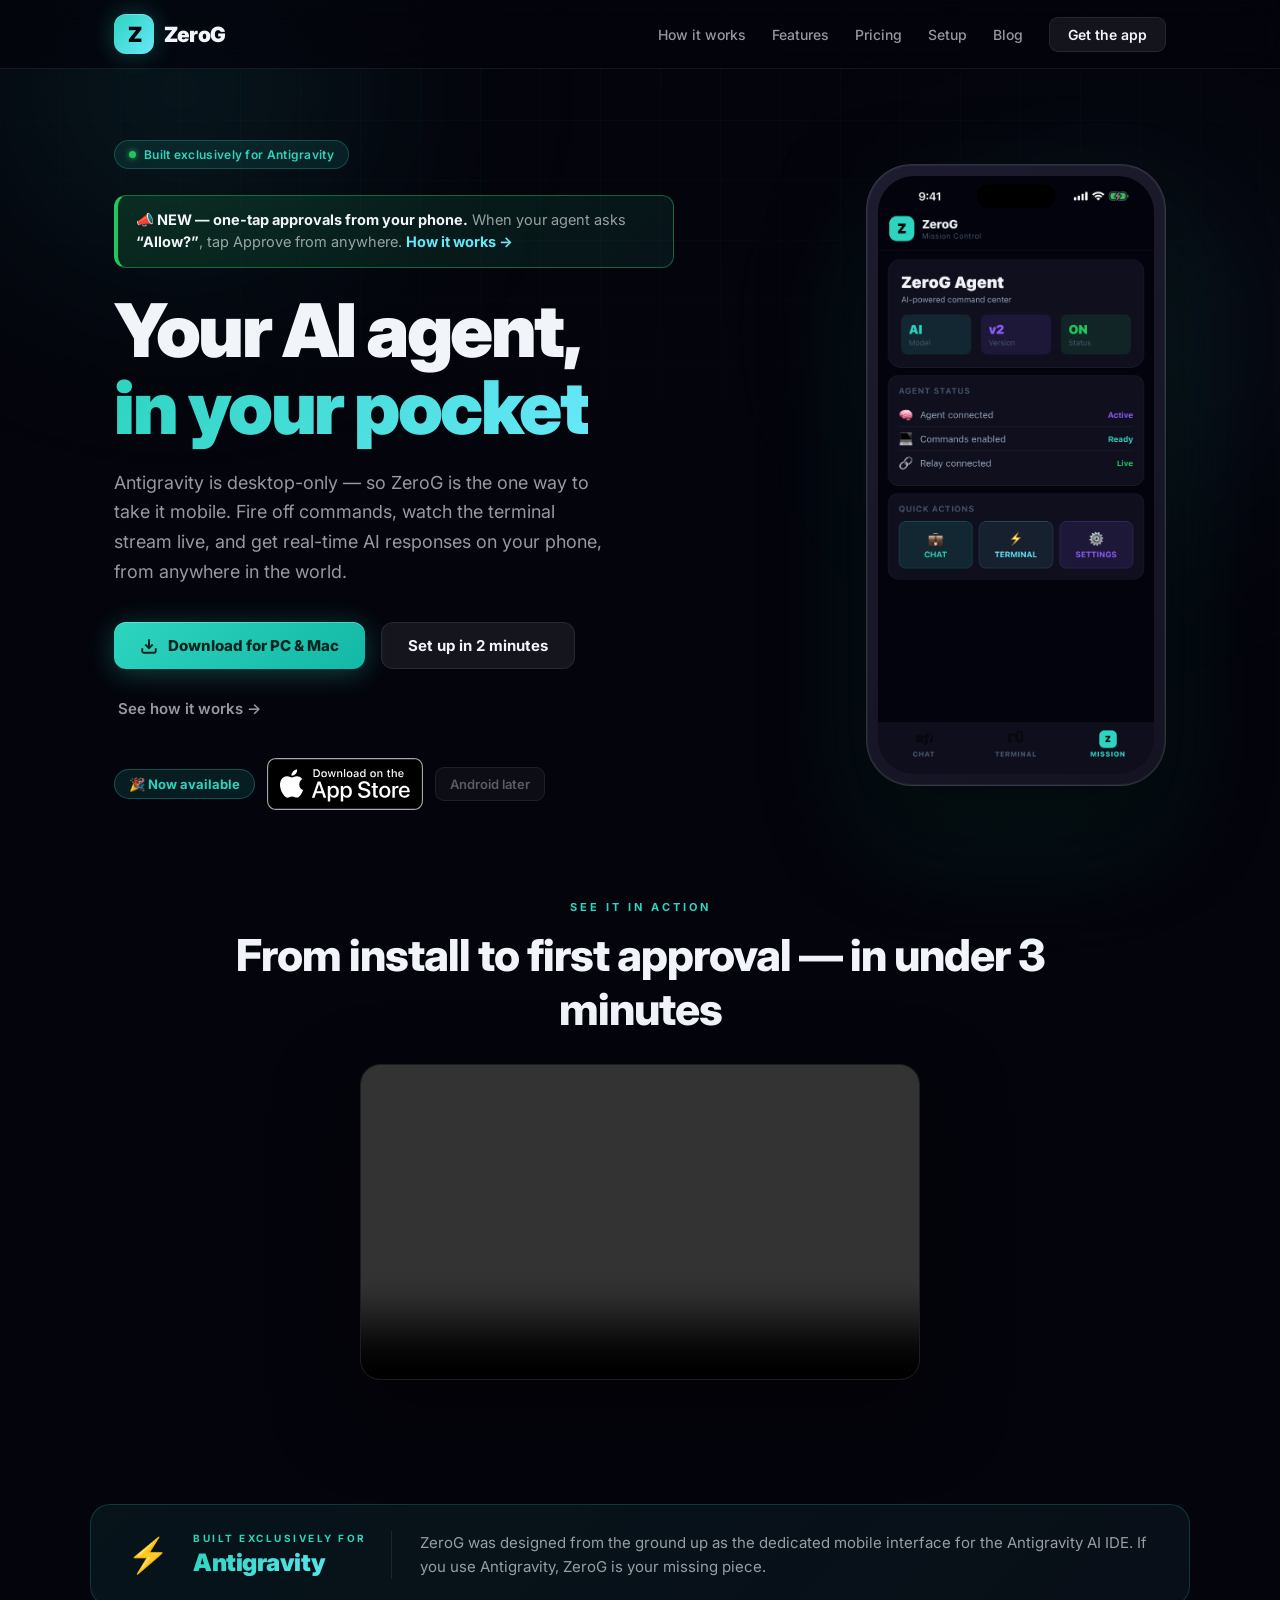
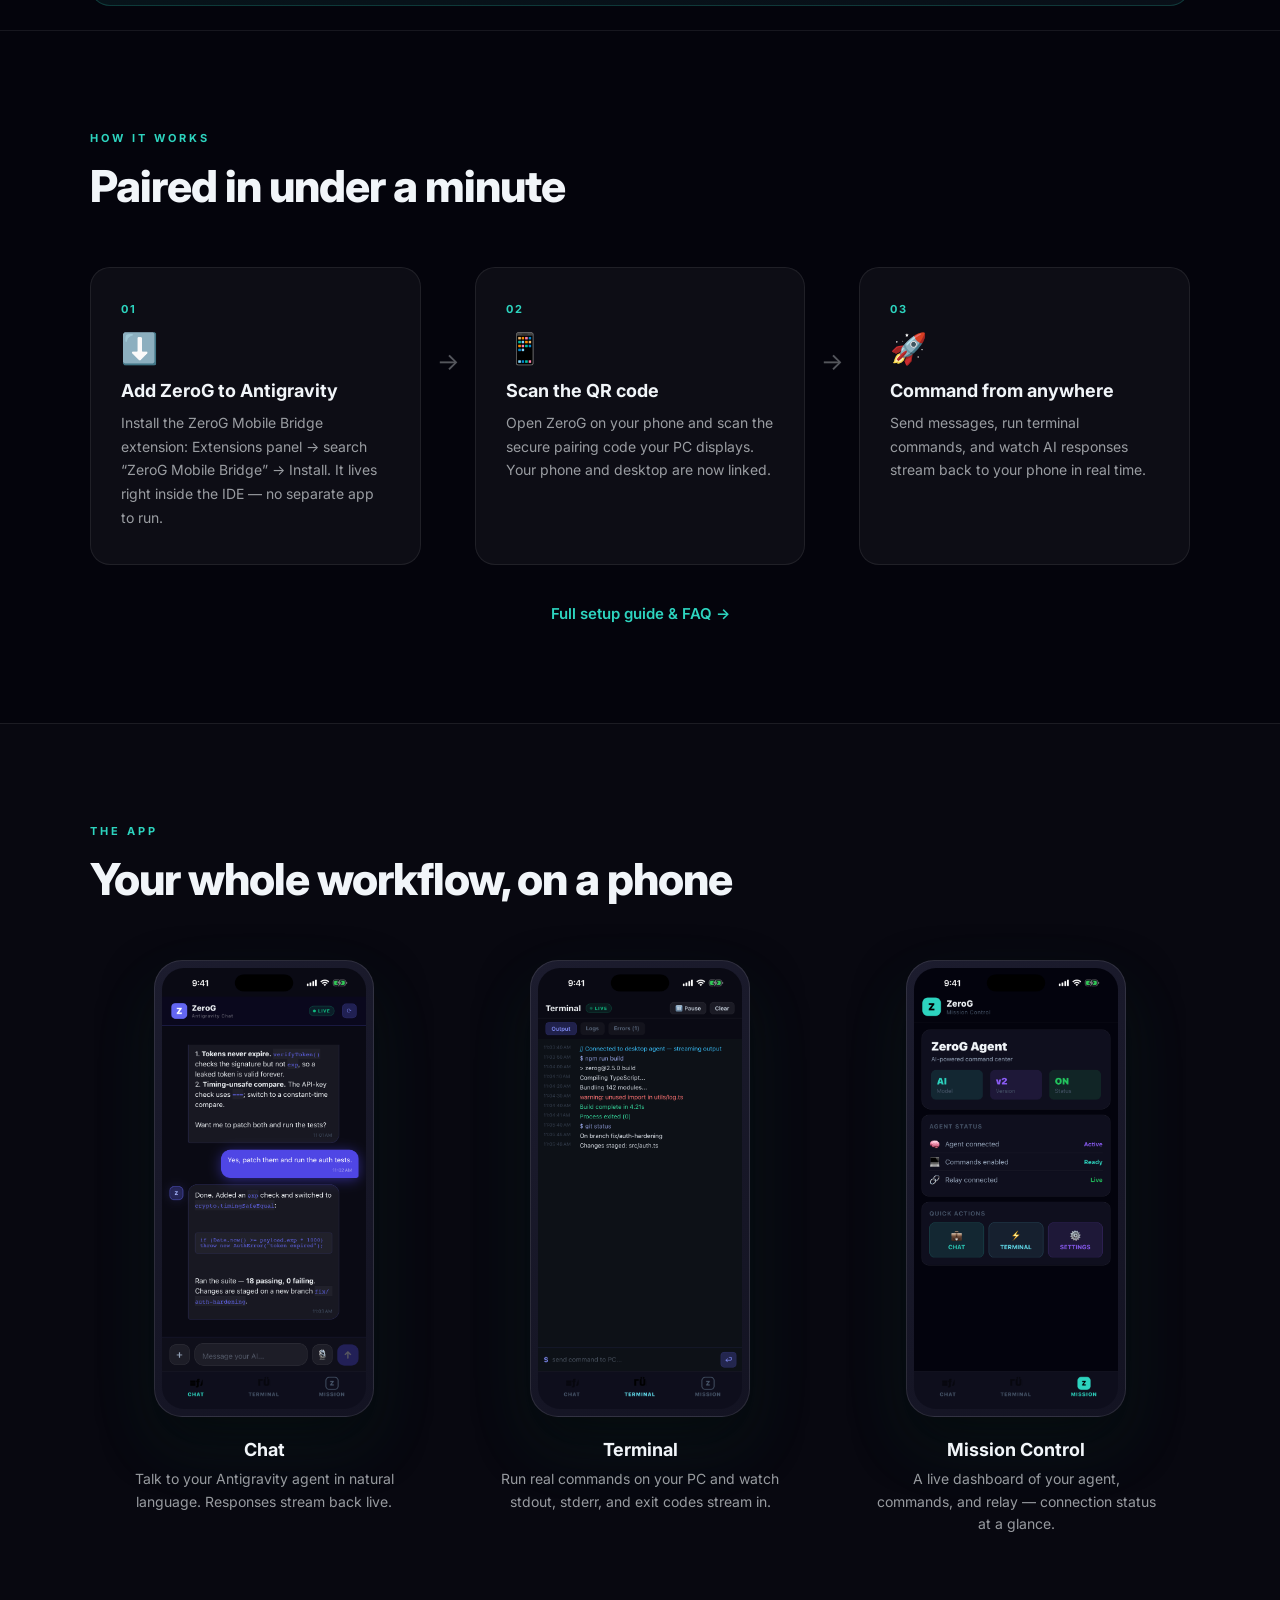
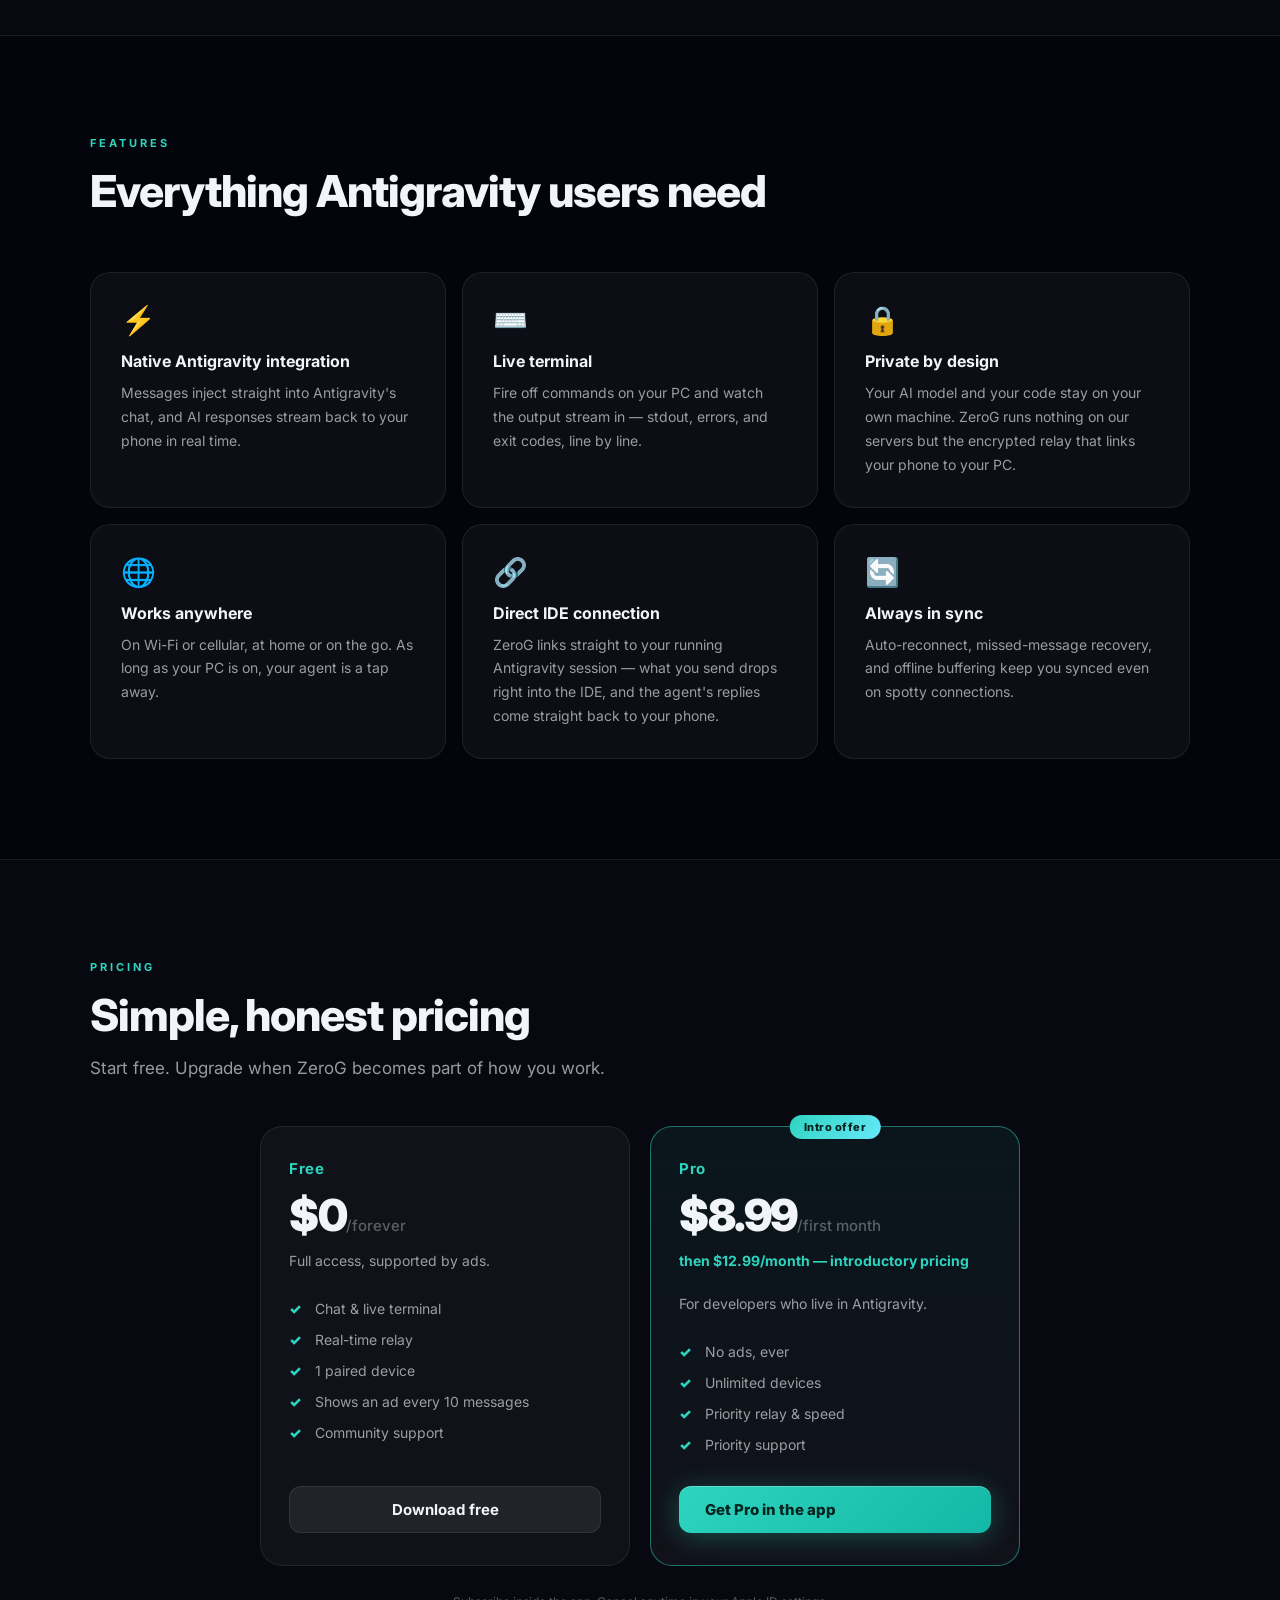
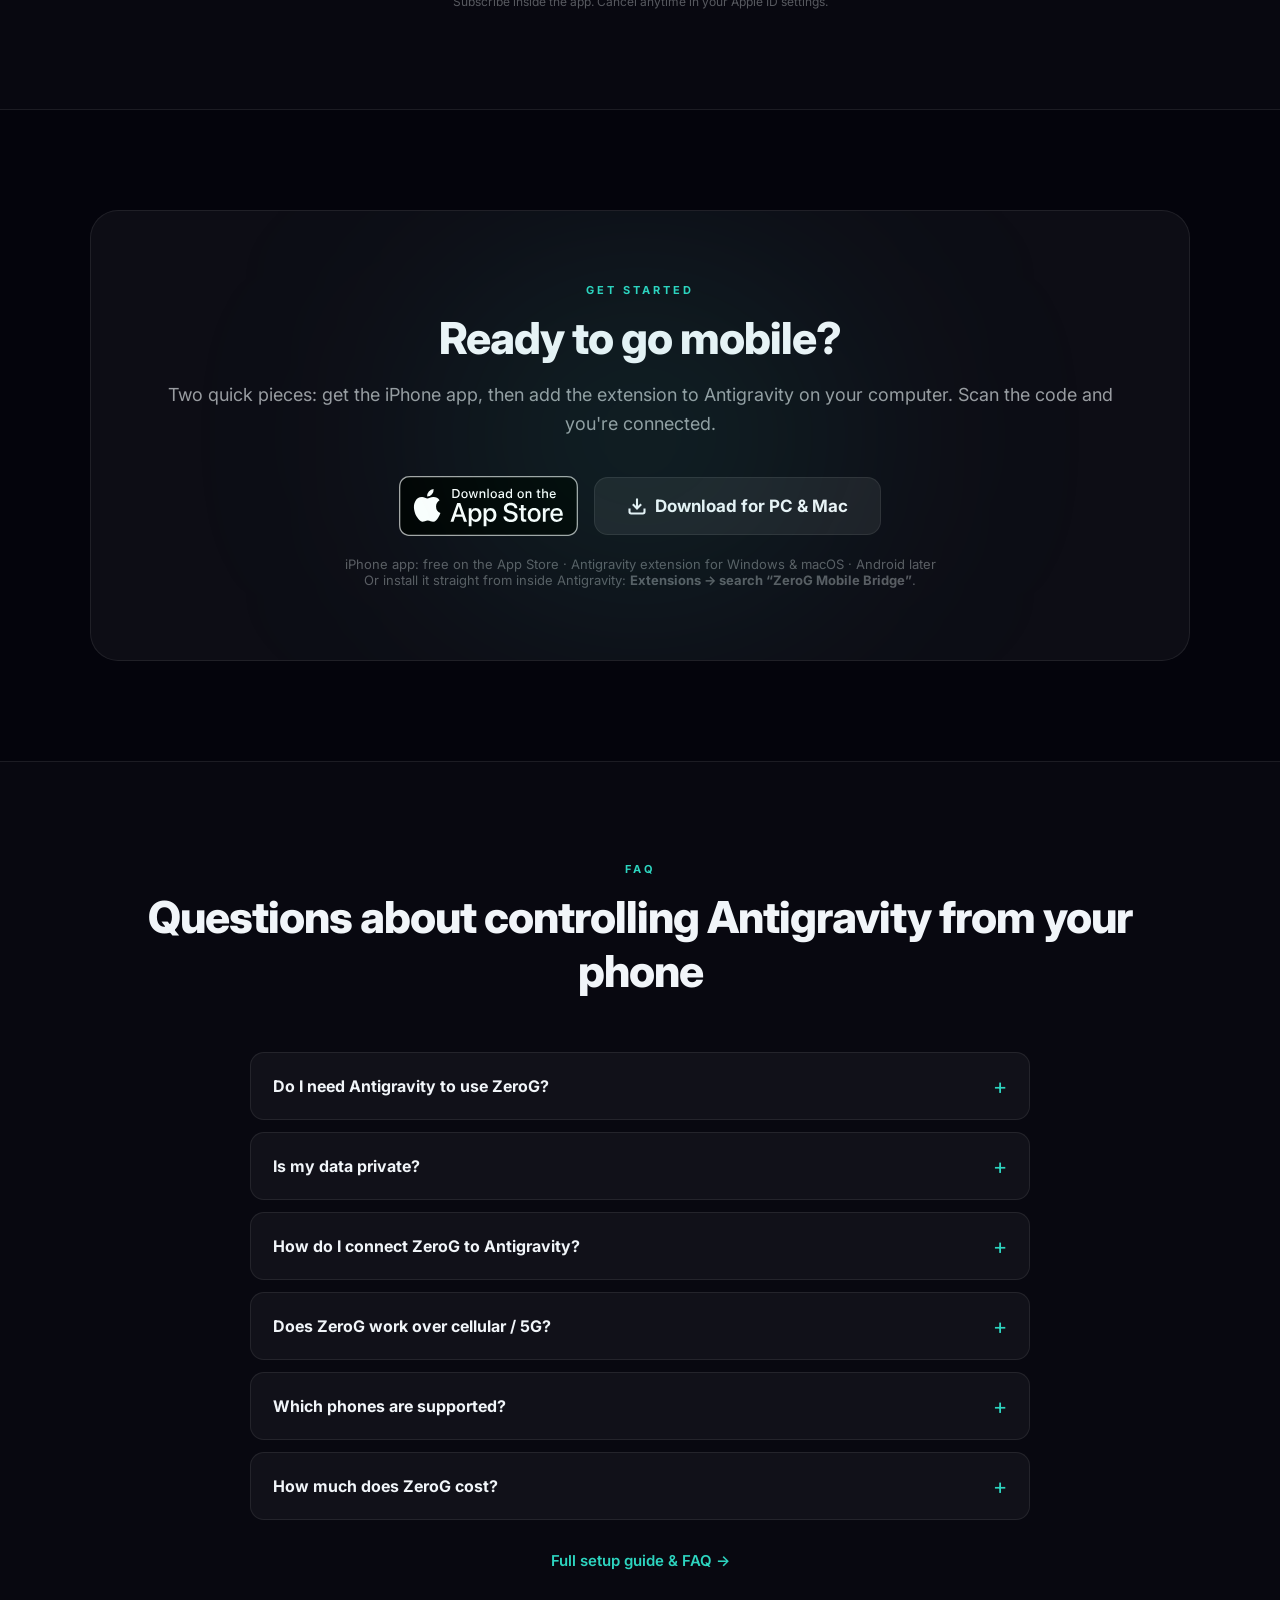
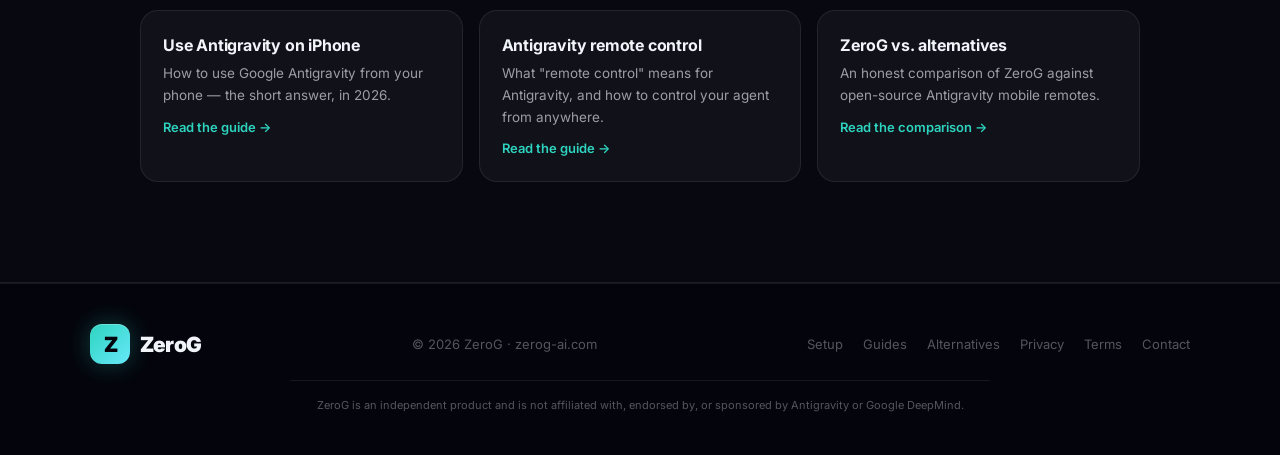
<file: index.html>
<!DOCTYPE html>
<html lang="en">
<head>
  <meta charset="UTF-8" />
  <meta name="viewport" content="width=device-width, initial-scale=1.0" />
  <title>ZeroG — The Mobile Companion for the Google Antigravity IDE</title>
  <meta name="description" content="ZeroG is the mobile companion for the Google Antigravity IDE. Control Antigravity from your phone: send commands, watch the terminal live, and stay in flow — on iPhone, over Wi-Fi or cellular, anywhere. Available now on the App Store." />
  <meta property="og:title" content="ZeroG — The Mobile Companion for the Google Antigravity IDE" />
  <meta property="og:description" content="Control your Antigravity AI agent from your phone. ZeroG pairs by QR to your desktop Antigravity IDE — send commands, watch the terminal live, from anywhere. Available now on the App Store." />
  <link rel="canonical" href="https://zerog-ai.com/" />
  <link rel="preconnect" href="https://fonts.googleapis.com" />
  <link rel="preconnect" href="https://fonts.gstatic.com" crossorigin />
  <link href="https://fonts.googleapis.com/css2?family=Inter:wght@300;400;500;600;700;800;900&display=swap" rel="stylesheet" />
  <style>
*, *::before, *::after { box-sizing: border-box; margin: 0; padding: 0; }
:root {
  --bg: #04040c; --surface: rgba(255,255,255,0.04); --surface-2: rgba(255,255,255,0.07);
  --border: rgba(255,255,255,0.08); --text: #f1f5f9; --text-2: rgba(241,245,249,0.62);
  --muted: rgba(241,245,249,0.34); --accent: #2dd4bf; --accent-2: #67e8f9; --violet: #8b5cf6;
  --accent-glow: rgba(45,212,191,0.30); --green: #22c55e;
}
html { scroll-behavior: smooth; }
body { font-family: 'Inter', sans-serif; background: var(--bg); color: var(--text); overflow-x: hidden; -webkit-font-smoothing: antialiased; }
.nav { position: fixed; top: 0; left: 0; right: 0; z-index: 100; backdrop-filter: blur(16px); -webkit-backdrop-filter: blur(16px); border-bottom: 1px solid var(--border); background: rgba(4,4,12,0.72); }
.nav-inner { max-width: 1100px; margin: 0 auto; padding: 14px 24px; display: flex; align-items: center; justify-content: space-between; }
.nav-logo { display: flex; align-items: center; gap: 10px; text-decoration: none; }
.logo-mark { width: 40px; height: 40px; background: linear-gradient(135deg, var(--accent), var(--accent-2)); border-radius: 12px; display: flex; align-items: center; justify-content: center; font-weight: 900; font-size: 21px; color: #04040c; box-shadow: 0 0 24px var(--accent-glow), 0 1px 0 rgba(255,255,255,0.25) inset; letter-spacing: -1px; }
.logo-text { font-size: 21px; font-weight: 900; color: var(--text); letter-spacing: -0.8px; }
.nav-links { display: flex; align-items: center; gap: 26px; }
.nav-links a { color: var(--text-2); text-decoration: none; font-size: 14px; font-weight: 500; transition: color 0.2s; }
.nav-links a:hover { color: var(--text); }
.nav-cta { background: var(--surface-2); border: 1px solid var(--border); color: var(--text) !important; padding: 8px 18px; border-radius: 9px; font-weight: 600 !important; transition: border-color 0.2s, background 0.2s !important; }
.nav-cta:hover { border-color: var(--accent) !important; background: rgba(45,212,191,0.1) !important; }
.hero { min-height: 100vh; display: flex; align-items: center; justify-content: space-between; gap: 56px; max-width: 1100px; margin: 0 auto; padding: 130px 24px 80px; position: relative; }
.hero-bg { position: fixed; inset: 0; z-index: -1; pointer-events: none; }
.grid-overlay { position: absolute; inset: 0; background-image: linear-gradient(rgba(45,212,191,0.045) 1px, transparent 1px), linear-gradient(90deg, rgba(45,212,191,0.045) 1px, transparent 1px); background-size: 60px 60px; mask-image: radial-gradient(ellipse 80% 60% at 50% 0%, black, transparent); -webkit-mask-image: radial-gradient(ellipse 80% 60% at 50% 0%, black, transparent); }
.glow { position: absolute; border-radius: 50%; filter: blur(110px); pointer-events: none; }
.glow-1 { width: 600px; height: 420px; top: -120px; left: -120px; background: radial-gradient(circle, rgba(45,212,191,0.16) 0%, transparent 70%); }
.glow-2 { width: 520px; height: 420px; top: 120px; right: -80px; background: radial-gradient(circle, rgba(103,232,249,0.12) 0%, transparent 70%); }
.glow-3 { width: 800px; height: 400px; top: 50%; left: 50%; transform: translate(-50%, -50%); background: radial-gradient(circle, rgba(45,212,191,0.14) 0%, transparent 70%); }
.hero-content { flex: 1; max-width: 560px; }
.hero-badge { display: inline-flex; align-items: center; gap: 8px; background: rgba(45,212,191,0.1); border: 1px solid rgba(45,212,191,0.25); border-radius: 999px; padding: 6px 14px; font-size: 12px; font-weight: 600; color: var(--accent); letter-spacing: 0.3px; margin-bottom: 26px; }
.announce { display: block; background: linear-gradient(135deg, rgba(34,197,94,0.16), rgba(45,212,191,0.08)); border: 1px solid rgba(34,197,94,0.45); border-left: 4px solid #22c55e; border-radius: 12px; padding: 13px 18px; margin-bottom: 24px; font-size: 14.5px; line-height: 1.55; color: var(--text-2); text-decoration: none; }
.announce b { color: var(--text); }
.announce .announce-cta { color: var(--accent-2); font-weight: 700; white-space: nowrap; }
.announce:hover .announce-cta { text-decoration: underline; }
.badge-dot { width: 7px; height: 7px; border-radius: 50%; background: var(--green); box-shadow: 0 0 6px var(--green); animation: pulse 2s infinite; }
@keyframes pulse { 0%, 100% { opacity: 1; } 50% { opacity: 0.45; } }
.hero-title { font-size: clamp(44px, 6vw, 74px); font-weight: 900; line-height: 1.04; letter-spacing: -2.5px; margin-bottom: 22px; color: var(--text); }
.gradient-text { background: linear-gradient(120deg, var(--accent) 0%, var(--accent-2) 100%); -webkit-background-clip: text; -webkit-text-fill-color: transparent; background-clip: text; }
.hero-sub { font-size: 18px; line-height: 1.65; color: var(--text-2); margin-bottom: 36px; font-weight: 400; max-width: 500px; }
.hero-actions { display: flex; gap: 16px; align-items: center; flex-wrap: wrap; margin-bottom: 26px; }
.hero-stores { display: flex; gap: 12px; flex-wrap: wrap; align-items: center; }
.appstore-badge { display: block; height: 52px; width: auto; transition: opacity .15s; }
.appstore-badge:hover { opacity: .85; }
.appstore-badge-lg { height: 60px; }
.now-available { display: inline-flex; align-items: center; gap: 6px; background: rgba(45,212,191,0.12); border: 1px solid rgba(45,212,191,0.3); color: var(--accent); border-radius: 999px; padding: 6px 14px; font-size: 13px; font-weight: 700; }
.store-badge { display: inline-flex; align-items: center; gap: 8px; background: var(--surface); border: 1px solid var(--border); border-radius: 9px; padding: 8px 14px; font-size: 13px; font-weight: 600; color: var(--text-2); cursor: default; }
.store-badge.muted { color: var(--muted); }
.btn-primary { display: inline-flex; align-items: center; gap: 10px; background: linear-gradient(135deg, var(--accent), #14b8a6); color: #04241f; font-size: 15px; font-weight: 800; padding: 14px 26px; border-radius: 12px; text-decoration: none; box-shadow: 0 4px 28px var(--accent-glow), 0 1px 0 rgba(255,255,255,0.25) inset; transition: transform 0.2s, box-shadow 0.2s; position: relative; overflow: hidden; }
.btn-primary:hover { transform: translateY(-2px); box-shadow: 0 10px 36px var(--accent-glow); }
.btn-secondary { display: inline-flex; align-items: center; gap: 8px; color: var(--text-2); font-size: 15px; font-weight: 600; text-decoration: none; padding: 14px 4px; transition: color 0.2s; }
.btn-secondary:hover { color: var(--text); }
.btn-outline { display: inline-flex; align-items: center; justify-content: center; gap: 8px; background: var(--surface-2); border: 1px solid var(--border); color: var(--text); font-size: 15px; font-weight: 700; padding: 13px 26px; border-radius: 12px; text-decoration: none; transition: border-color 0.2s, background 0.2s; }
.btn-outline:hover { border-color: var(--accent); background: rgba(45,212,191,0.08); }
.btn-block { width: 100%; }
.btn-lg { font-size: 17px; padding: 18px 32px; border-radius: 14px; }
.btn-sub { font-size: 11px; font-weight: 600; opacity: 0.75; margin-left: 4px; }
.hero-phone { flex-shrink: 0; width: 300px; }
.phone-shot { display: block; width: 100%; border-radius: 36px; }
.mini-shot { display: block; width: 100%; border-radius: 22px; }
.store-badge.live { color: var(--text); cursor: pointer; transition: border-color 0.2s, background 0.2s; }
.store-badge.live:hover { border-color: var(--accent); background: rgba(45,212,191,0.08); }
.phone-frame { background: linear-gradient(145deg, #1c1c2e, #131322); border-radius: 46px; padding: 11px; border: 1px solid rgba(255,255,255,0.12); box-shadow: 0 40px 90px rgba(0,0,0,0.65), 0 0 0 1px rgba(255,255,255,0.05) inset, 0 60px 120px rgba(45,212,191,0.12); }
.phone-app { background: #03030d; border-radius: 36px; padding: 14px 13px 10px; overflow: hidden; display: flex; flex-direction: column; gap: 11px; }
.app-statusbar { display: flex; justify-content: space-between; align-items: center; font-size: 11px; font-weight: 700; color: var(--text); padding: 4px 6px 0; }
.sb-icons { font-size: 9px; color: var(--text-2); letter-spacing: 1px; }
.app-header { display: flex; align-items: center; gap: 10px; padding: 2px 4px; }
.app-logo { width: 34px; height: 34px; border-radius: 10px; background: var(--accent); color: #000; display: flex; align-items: center; justify-content: center; font-weight: 900; font-size: 18px; }
.app-title { font-size: 15px; font-weight: 800; color: var(--text); }
.app-subtitle { font-size: 10px; color: var(--muted); letter-spacing: 0.5px; }
.app-hero-card { background: #0f0f1e; border: 1px solid var(--border); border-radius: 16px; padding: 15px; }
.ahc-title { font-size: 19px; font-weight: 900; color: var(--text); }
.ahc-sub { font-size: 11px; color: var(--text-2); margin-bottom: 12px; }
.ahc-stats { display: flex; gap: 8px; }
.stat { flex: 1; border-radius: 9px; padding: 9px 8px; }
.stat b { display: block; font-size: 16px; font-weight: 900; }
.stat span { font-size: 9px; color: var(--muted); }
.stat-teal { background: rgba(45,212,191,0.12); } .stat-teal b { color: var(--accent); }
.stat-violet { background: rgba(139,92,246,0.12); } .stat-violet b { color: var(--violet); }
.stat-green { background: rgba(34,197,94,0.12); } .stat-green b { color: var(--green); }
.app-card { background: #0f0f1e; border: 1px solid var(--border); border-radius: 16px; padding: 13px 15px; }
.app-card-label { font-size: 9px; font-weight: 800; letter-spacing: 1.5px; color: var(--muted); margin-bottom: 9px; }
.status-row { display: flex; justify-content: space-between; align-items: center; font-size: 12px; color: var(--text-2); padding: 7px 0; border-bottom: 1px solid var(--border); }
.status-row.no-border { border-bottom: none; }
.status-row b { font-size: 11px; font-weight: 800; }
.t-teal { color: var(--accent); } .t-violet { color: var(--violet); } .t-green { color: var(--green); }
.app-tabs { display: flex; margin-top: auto; padding-top: 8px; border-top: 1px solid var(--border); }
.tab { flex: 1; display: flex; flex-direction: column; align-items: center; gap: 3px; font-size: 9px; font-weight: 800; letter-spacing: 0.6px; color: var(--muted); }
.tab span { font-size: 16px; }
.tab.active { color: var(--accent); }
.tab-z { width: 22px; height: 22px; border-radius: 7px; background: var(--accent); color: #000; font-size: 12px !important; font-weight: 900; display: flex; align-items: center; justify-content: center; }
.section { padding: 100px 24px; }
.section-dark { background: rgba(255,255,255,0.018); border-top: 1px solid var(--border); border-bottom: 1px solid var(--border); }
.container { max-width: 1100px; margin: 0 auto; }
.section-label { font-size: 11px; font-weight: 700; letter-spacing: 3px; color: var(--accent); margin-bottom: 14px; }
.section-title { font-size: clamp(28px, 4vw, 44px); font-weight: 800; letter-spacing: -1px; color: var(--text); margin-bottom: 54px; }
.steps { display: flex; align-items: stretch; gap: 0; }
.step { flex: 1; padding: 34px 30px; background: var(--surface); border: 1px solid var(--border); border-radius: 20px; transition: border-color 0.2s, background 0.2s, transform 0.2s; }
.step:hover { background: var(--surface-2); border-color: rgba(45,212,191,0.3); transform: translateY(-3px); }
.step-num { font-size: 11px; font-weight: 700; letter-spacing: 2px; color: var(--accent); margin-bottom: 14px; }
.step-icon { font-size: 30px; margin-bottom: 14px; }
.step h3 { font-size: 18px; font-weight: 700; margin-bottom: 10px; color: var(--text); }
.step p { font-size: 14px; line-height: 1.7; color: var(--text-2); }
.step-arrow { font-size: 24px; color: var(--muted); padding: 80px 16px 0; flex-shrink: 0; }
.showcase { display: grid; grid-template-columns: repeat(3, 1fr); gap: 28px; }
.showcase-item { text-align: center; }
.mini-phone { background: linear-gradient(145deg, #1c1c2e, #131322); border-radius: 28px; padding: 7px; margin: 0 auto 22px; max-width: 220px; border: 1px solid rgba(255,255,255,0.1); box-shadow: 0 24px 50px rgba(0,0,0,0.5), 0 30px 70px rgba(45,212,191,0.08); }
.mp-screen { background: #03030d; border-radius: 22px; padding: 14px 12px; min-height: 260px; display: flex; flex-direction: column; gap: 8px; text-align: left; }
.mp-header { display: flex; align-items: center; gap: 7px; font-size: 13px; font-weight: 800; color: var(--text); padding-bottom: 9px; border-bottom: 1px solid var(--border); }
.mp-dot { width: 7px; height: 7px; border-radius: 50%; background: var(--green); box-shadow: 0 0 6px var(--green); }
.mp-bubble { font-size: 11px; line-height: 1.45; padding: 8px 11px; border-radius: 13px; max-width: 85%; }
.mp-bubble.agent { background: var(--surface-2); border: 1px solid var(--border); color: var(--text-2); align-self: flex-start; border-bottom-left-radius: 3px; }
.mp-bubble.user { background: linear-gradient(135deg, var(--accent), #14b8a6); color: #04241f; font-weight: 600; align-self: flex-end; border-bottom-right-radius: 3px; }
.mp-term { display: flex; flex-direction: column; gap: 5px; font-family: 'SF Mono', ui-monospace, monospace; }
.tl { font-size: 11px; } .tl.cmd { color: #a5b4fc; } .tl.out { color: var(--text-2); } .tl.ok { color: var(--green); }
.mp-hero { background: #0f0f1e; border: 1px solid var(--border); border-radius: 12px; padding: 11px; }
.mp-hero b { display: block; font-size: 15px; font-weight: 900; color: var(--text); }
.mp-hero span { font-size: 10px; color: var(--text-2); }
.mp-row { display: flex; justify-content: space-between; font-size: 12px; color: var(--text-2); padding: 6px 2px; border-bottom: 1px solid var(--border); }
.mp-row b { font-size: 11px; font-weight: 800; }
.showcase-item h3 { font-size: 18px; font-weight: 700; color: var(--text); margin-bottom: 8px; }
.showcase-item p { font-size: 14px; line-height: 1.6; color: var(--text-2); max-width: 280px; margin: 0 auto; }
.features { display: grid; grid-template-columns: repeat(3, 1fr); gap: 16px; }
.feature-card { background: var(--surface); border: 1px solid var(--border); border-radius: 20px; padding: 30px; transition: border-color 0.2s, transform 0.2s; }
.feature-card:hover { border-color: rgba(45,212,191,0.3); transform: translateY(-4px); }
.feature-icon { font-size: 28px; margin-bottom: 14px; }
.feature-card h3 { font-size: 16px; font-weight: 700; color: var(--text); margin-bottom: 10px; }
.feature-card p { font-size: 14px; line-height: 1.7; color: var(--text-2); }
.pricing-intro { font-size: 17px; color: var(--text-2); margin: -38px 0 48px; }
.pricing { display: grid; grid-template-columns: repeat(2, 1fr); gap: 20px; align-items: stretch; max-width: 760px; margin: 0 auto; }
.price-card { background: var(--surface); border: 1px solid var(--border); border-radius: 22px; padding: 32px 28px; display: flex; flex-direction: column; position: relative; transition: border-color 0.2s, transform 0.2s; }
.price-card:hover { transform: translateY(-4px); border-color: rgba(45,212,191,0.25); }
.price-card.featured { border-color: rgba(45,212,191,0.5); background: linear-gradient(180deg, rgba(45,212,191,0.07), var(--surface)); }
.price-badge { position: absolute; top: -12px; left: 50%; transform: translateX(-50%); background: linear-gradient(135deg, var(--accent), var(--accent-2)); color: #04241f; font-size: 11px; font-weight: 800; letter-spacing: 0.5px; padding: 5px 14px; border-radius: 999px; }
.price-name { font-size: 15px; font-weight: 700; color: var(--accent); letter-spacing: 0.5px; margin-bottom: 10px; }
.price-amount { font-size: 44px; font-weight: 900; color: var(--text); letter-spacing: -1.5px; margin-bottom: 8px; }
.price-amount span { font-size: 15px; font-weight: 500; color: var(--muted); letter-spacing: 0; }
.price-desc { font-size: 14px; color: var(--text-2); line-height: 1.5; margin-bottom: 22px; }
.price-feats { list-style: none; margin-bottom: 26px; flex: 1; }
.price-feats li { font-size: 14px; color: var(--text-2); padding: 7px 0 7px 26px; position: relative; }
.price-feats li::before { content: '✓'; position: absolute; left: 0; color: var(--accent); font-weight: 900; }
.pricing-note { font-size: 12px; color: var(--muted); text-align: center; margin-top: 28px; }
.download-card { background: var(--surface); border: 1px solid var(--border); border-radius: 28px; padding: 72px 60px; text-align: center; position: relative; overflow: hidden; }
.download-sub { font-size: 18px; color: var(--text-2); margin: -38px 0 38px; line-height: 1.6; }
.download-actions { display: flex; gap: 16px; align-items: center; justify-content: center; flex-wrap: wrap; margin-bottom: 20px; }
.download-note { font-size: 13px; color: var(--muted); }
.built-for-section { padding: 24px; border-bottom: 1px solid var(--border); }
.built-for-card { max-width: 1100px; margin: 0 auto; display: flex; align-items: center; gap: 24px; background: linear-gradient(135deg, rgba(45,212,191,0.08), rgba(103,232,249,0.05)); border: 1px solid rgba(45,212,191,0.2); border-radius: 20px; padding: 26px 36px; flex-wrap: wrap; }
.built-for-logo { font-size: 34px; flex-shrink: 0; }
.built-for-text { flex-shrink: 0; }
.built-for-label { font-size: 10px; font-weight: 700; letter-spacing: 2.5px; color: var(--accent); margin-bottom: 4px; }
.built-for-name { font-size: 24px; font-weight: 900; background: linear-gradient(135deg, var(--accent), var(--accent-2)); -webkit-background-clip: text; -webkit-text-fill-color: transparent; background-clip: text; letter-spacing: -0.5px; }
.built-for-desc { flex: 1; font-size: 15px; line-height: 1.6; color: var(--text-2); border-left: 1px solid var(--border); padding-left: 28px; min-width: 260px; }
.footer { padding: 40px 24px; border-top: 1px solid var(--border); }
.footer-inner { max-width: 1100px; margin: 0 auto; display: flex; align-items: center; justify-content: space-between; flex-wrap: wrap; gap: 16px; }
.footer-copy { font-size: 13px; color: var(--muted); }
.footer-links { display: flex; gap: 20px; }
.footer-links a { font-size: 13px; color: var(--muted); text-decoration: none; transition: color 0.2s; }
.footer-links a:hover { color: var(--text-2); }
.footer-disclaimer { font-size: 11px; color: var(--muted); text-align: center; margin-top: 16px; padding-top: 16px; border-top: 1px solid var(--border); line-height: 1.6; max-width: 700px; margin-left: auto; margin-right: auto; }
.legal-section { min-height: 100vh; padding: 120px 24px 80px; }
.legal-container { max-width: 760px; margin: 0 auto; }
.legal-header { margin-bottom: 48px; }
.legal-title { font-size: 40px; font-weight: 900; letter-spacing: -1px; color: var(--text); margin-bottom: 8px; }
.legal-date { font-size: 13px; color: var(--muted); }
.legal-body h2 { font-size: 18px; font-weight: 700; color: var(--text); margin: 36px 0 12px; }
.legal-body p { font-size: 15px; line-height: 1.8; color: var(--text-2); margin-bottom: 12px; }
.legal-body ul { padding-left: 24px; margin-bottom: 12px; }
.legal-body li { font-size: 15px; line-height: 1.8; color: var(--text-2); margin-bottom: 4px; }
.legal-body a { color: var(--accent-2); text-decoration: underline; }
.faq-list { max-width: 780px; margin: 0 auto; }
.faq-list details { background: var(--surface); border: 1px solid var(--border); border-radius: 14px; padding: 0 22px; margin-bottom: 12px; transition: background 0.2s, border-color 0.2s; }
.faq-list details[open] { background: var(--surface-2); border-color: rgba(45,212,191,0.25); }
.faq-list summary { font-size: 16px; font-weight: 700; padding: 20px 0; cursor: pointer; list-style: none; display: flex; justify-content: space-between; align-items: center; gap: 12px; color: var(--text); }
.faq-list summary::-webkit-details-marker { display: none; }
.faq-list summary::after { content: '+'; color: var(--accent); font-size: 22px; font-weight: 400; flex-shrink: 0; }
.faq-list details[open] summary::after { content: '–'; }
.faq-list p { font-size: 15px; line-height: 1.7; color: var(--text-2); padding: 0 0 20px; margin: 0; }
.guides { display: grid; grid-template-columns: repeat(3, 1fr); gap: 16px; max-width: 1000px; margin: 40px auto 0; }
.guide-card { display: block; text-decoration: none; background: var(--surface); border: 1px solid var(--border); border-radius: 18px; padding: 24px 22px; transition: border-color 0.2s, transform 0.2s, background 0.2s; }
.guide-card:hover { border-color: rgba(45,212,191,0.35); transform: translateY(-3px); background: var(--surface-2); }
.guide-card h3 { font-size: 16px; font-weight: 700; color: var(--text); margin-bottom: 8px; letter-spacing: -0.2px; }
.guide-card p { font-size: 13.5px; line-height: 1.6; color: var(--text-2); }
.guide-card span { display: inline-block; margin-top: 12px; color: var(--accent); font-weight: 600; font-size: 13px; }
@media (max-width: 900px) {
  .guides { grid-template-columns: 1fr; }
  .hero { flex-direction: column; align-items: flex-start; padding-top: 110px; gap: 48px; }
  .hero-phone { width: 280px; align-self: center; }
  .steps { flex-direction: column; gap: 12px; } .step-arrow { display: none; }
  .showcase { grid-template-columns: 1fr; gap: 40px; }
  .features { grid-template-columns: 1fr 1fr; }
  .pricing { grid-template-columns: 1fr; max-width: 420px; margin: 0 auto; gap: 24px; }
  .price-card.featured { order: -1; }
  .download-card { padding: 48px 28px; }
}
@media (max-width: 600px) {
  .features { grid-template-columns: 1fr; }
  .nav-links a:not(.nav-cta) { display: none; }
  .hero-title { letter-spacing: -1.5px; }
  .built-for-desc { border-left: none; padding-left: 0; }
}
  </style>
  <!-- Cloudflare Web Analytics --><script defer src="https://static.cloudflareinsights.com/beacon.min.js" data-cf-beacon='{"token": "cb9efad6dc3a477e81ec0faf9c66489c"}'></script><!-- End Cloudflare Web Analytics -->

  <!-- Social share image (fixes bare links on X / LinkedIn / forums) -->
  <meta property="og:image" content="https://zerog-ai.com/assets/og-image.png">
  <meta property="og:image:width" content="1200">
  <meta property="og:image:height" content="630">
  <meta property="og:url" content="https://zerog-ai.com/">
  <meta property="og:type" content="website">
  <meta name="twitter:card" content="summary_large_image">
  <meta name="twitter:site" content="@getzerog">
  <meta name="twitter:title" content="ZeroG — The Mobile Companion for the Google Antigravity IDE">
  <meta name="twitter:description" content="Control your Antigravity AI agent from your phone. Pair by QR to the Antigravity IDE, command your agent, get live responses — over Wi-Fi or cellular, anywhere.">
  <meta name="twitter:image" content="https://zerog-ai.com/assets/og-image.png">

  <!-- Structured data: SoftwareApplication -->
  <script type="application/ld+json">
  {
    "@context": "https://schema.org",
    "@type": "SoftwareApplication",
    "name": "ZeroG: Remote for Antigravity",
    "alternateName": "ZeroG",
    "applicationCategory": "DeveloperApplication",
    "operatingSystem": "iOS 15.1+",
    "description": "ZeroG is the mobile companion for the Google Antigravity AI IDE. It requires the desktop Antigravity IDE to be running — ZeroG does not work standalone. Pair your phone by QR code, send commands and run terminal commands, and watch your AI agent's responses stream live — over Wi-Fi or cellular, from anywhere.",
    "url": "https://zerog-ai.com/",
    "downloadUrl": "https://apps.apple.com/us/app/zerog-remote-for-antigravity/id6763589468",
    "image": "https://zerog-ai.com/assets/og-image.png",
    "offers": [
      { "@type": "Offer", "name": "Free", "price": "0", "priceCurrency": "USD", "description": "Full access, ad-supported. 1 paired device." },
      { "@type": "Offer", "name": "Pro", "price": "12.99", "priceCurrency": "USD", "description": "No ads, unlimited devices, priority relay & support." }
    ],
    "publisher": { "@type": "Organization", "name": "ZeroG" }
  }
  </script>

  <!-- Structured data: Organization -->
  <script type="application/ld+json">
  {
    "@context": "https://schema.org",
    "@type": "Organization",
    "name": "ZeroG",
    "url": "https://zerog-ai.com/",
    "logo": "https://zerog-ai.com/assets/app-icon.png",
    "sameAs": [
      "https://x.com/getzerog",
      "https://instagram.com/getzerogai"
    ]
  }
  </script>

  <!-- Structured data: FAQPage (mirrors the FAQ on /connect) -->
  <script type="application/ld+json">
  {
    "@context": "https://schema.org",
    "@type": "FAQPage",
    "mainEntity": [
      {"@type":"Question","name":"Do I need Antigravity to use ZeroG?","acceptedAnswer":{"@type":"Answer","text":"Yes. ZeroG is the mobile companion for the Antigravity AI IDE — it connects directly to your running Antigravity session. Antigravity is desktop-only, and ZeroG is the way to use it from your phone."}},
      {"@type":"Question","name":"Is my data private?","acceptedAnswer":{"@type":"Answer","text":"Your AI model and your code stay on your own machine. ZeroG runs nothing on our servers except the encrypted relay that passes messages between your phone and your PC. Your code is never stored or processed on a third-party AI service."}},
      {"@type":"Question","name":"How do I connect ZeroG to Antigravity?","acceptedAnswer":{"@type":"Answer","text":"Install the \"ZeroG Mobile Bridge\" extension in Google Antigravity on your computer, then install the \"ZeroG: Remote for Antigravity\" app on your iPhone (iOS 15.1 or newer). On your computer, press Ctrl+Shift+P (Cmd+Shift+P on Mac), run \"ZeroG: Generate Secure Connection\", press Enter, click Generate Secure Connection, and scan the QR code with the app. Full steps are on the Connect page: https://zerog-ai.com/connect. Questions? hello@zerog-ai.com"}},
      {"@type":"Question","name":"Does ZeroG work over cellular / 5G?","acceptedAnswer":{"@type":"Answer","text":"Yes. As long as your computer is on with Antigravity running, you can connect from anywhere on Wi-Fi or cellular."}},
      {"@type":"Question","name":"Which phones are supported?","acceptedAnswer":{"@type":"Answer","text":"iOS is available now on the App Store. Android is coming soon."}},
      {"@type":"Question","name":"How much does ZeroG cost?","acceptedAnswer":{"@type":"Answer","text":"ZeroG is free forever with ads (1 paired device). ZeroG Pro is $12.99/month — and your first month is just $8.99 with the introductory offer — for no ads, unlimited devices, and priority relay and support."}}
    ]
  }
  </script>
  <!-- Microsoft Clarity (session replay + heatmaps; disclosed in /privacy §7) --><script type="text/javascript">(function(c,l,a,r,i,t,y){c[a]=c[a]||function(){(c[a].q=c[a].q||[]).push(arguments)};t=l.createElement(r);t.async=1;t.src="https://www.clarity.ms/tag/"+i;y=l.getElementsByTagName(r)[0];y.parentNode.insertBefore(t,y);})(window, document, "clarity", "script", "xen0wwx0p0");</script>
</head>
<body>

  <!-- NAV -->
  <nav class="nav">
    <div class="nav-inner">
      <a href="#" class="nav-logo">
        <span class="logo-mark">Z</span>
        <span class="logo-text">ZeroG</span>
      </a>
      <div class="nav-links">
        <a href="#how">How it works</a>
        <a href="#features">Features</a>
        <a href="#pricing">Pricing</a>
        <a href="/connect">Setup</a>
        <a href="/blog/">Blog</a>
        <a href="#download" class="nav-cta">Get the app</a>
      </div>
    </div>
  </nav>

  <!-- HERO -->
  <section class="hero">
    <div class="hero-bg">
      <div class="grid-overlay"></div>
      <div class="glow glow-1"></div>
      <div class="glow glow-2"></div>
    </div>
    <div class="hero-content">
      <div class="hero-badge">
        <span class="badge-dot"></span>
        Built exclusively for Antigravity
      </div>
      <a class="announce" href="/approve-ai-agent-actions-remotely" data-track="Announce bar — approvals 3.4.1">
        <b>📣 NEW — one-tap approvals from your phone.</b> When your agent asks <b>“Allow?”</b>, tap Approve from anywhere. <span class="announce-cta">How it works →</span>
      </a>
      <h1 class="hero-title">
        Your AI agent,<br/>
        <span class="gradient-text">in your pocket</span>
      </h1>
      <p class="hero-sub">
        Antigravity is desktop-only — so ZeroG is the one way to take it mobile.
        Fire off commands, watch the terminal stream live, and get real-time AI
        responses on your phone, from anywhere in the world.
      </p>
      <div class="hero-actions">
        <a href="https://open-vsx.org/extension/zerog-ai/zerog-vscode-bridge" target="_blank" rel="noopener" class="btn-primary" id="hero-download-btn" data-track="Add to Antigravity — Open VSX download">
          <svg width="18" height="18" viewBox="0 0 24 24" fill="none" stroke="currentColor" stroke-width="2.5"><path d="M21 15v4a2 2 0 0 1-2 2H5a2 2 0 0 1-2-2v-4"/><polyline points="7 10 12 15 17 10"/><line x1="12" y1="15" x2="12" y2="3"/></svg>
          Download for PC &amp; Mac
        </a>
        <a href="/connect" class="btn-outline">Set up in 2 minutes</a>
        <a href="#how" class="btn-secondary">See how it works →</a>
      </div>
      <div class="hero-stores">
        <span class="now-available">🎉 Now available</span>
        <a href="https://apps.apple.com/us/app/zerog-remote-for-antigravity/id6763589468" target="_blank" rel="noopener" aria-label="Download on the App Store">
          <img src="/assets/app-store-badge.svg" alt="Download on the App Store" class="appstore-badge" width="156" height="52">
        </a>
        <span class="store-badge muted">Android later</span>
      </div>
    </div>

    <!-- REAL APP SCREENSHOT — ZeroG Mission Control -->
    <div class="hero-phone">
      <div class="phone-frame">
        <img src="/assets/screen-mission.png" alt="ZeroG Mission Control running on iPhone" class="phone-shot" />
      </div>
    </div>
  </section>

  <!-- DEMO VIDEO -->
  <section class="section" id="watch" style="padding-top:0">
    <div class="container" style="text-align:center;max-width:880px">
      <div class="section-label">SEE IT IN ACTION</div>
      <h2 class="section-title" style="margin-bottom:28px">From install to first approval — in under 3 minutes</h2>
      <div style="position:relative;border-radius:20px;overflow:hidden;border:1px solid rgba(255,255,255,0.1);box-shadow:0 30px 80px rgba(0,0,0,0.5);max-width:560px;margin:0 auto">
        <video
          data-track="tutorial-video"
          controls
          playsinline
          preload="metadata"
          style="display:block;width:100%;aspect-ratio:16/9;height:auto;object-fit:cover;background:#04040c">
          <source src="/assets/zerog-tutorial.mp4" type="video/mp4" />
          Your browser can't play this video — <a href="/assets/zerog-tutorial.mp4">download it here</a>.
        </video>
      </div>
    </div>
  </section>

  <!-- ANTIGRAVITY BADGE -->
  <section class="built-for-section">
    <div class="container">
      <div class="built-for-card">
        <div class="built-for-logo">⚡</div>
        <div class="built-for-text">
          <div class="built-for-label">BUILT EXCLUSIVELY FOR</div>
          <div class="built-for-name">Antigravity</div>
        </div>
        <div class="built-for-desc">ZeroG was designed from the ground up as the dedicated mobile interface for the Antigravity AI IDE. If you use Antigravity, ZeroG is your missing piece.</div>
      </div>
    </div>
  </section>

  <!-- HOW IT WORKS -->
  <section class="section" id="how">
    <div class="container">
      <div class="section-label">HOW IT WORKS</div>
      <h2 class="section-title">Paired in under a minute</h2>
      <div class="steps">
        <div class="step">
          <div class="step-num">01</div>
          <div class="step-icon">⬇️</div>
          <h3>Add ZeroG to Antigravity</h3>
          <p>Install the ZeroG Mobile Bridge extension: Extensions panel → search “ZeroG Mobile Bridge” → Install. It lives right inside the IDE — no separate app to run.</p>
        </div>
        <div class="step-arrow">→</div>
        <div class="step">
          <div class="step-num">02</div>
          <div class="step-icon">📱</div>
          <h3>Scan the QR code</h3>
          <p>Open ZeroG on your phone and scan the secure pairing code your PC displays. Your phone and desktop are now linked.</p>
        </div>
        <div class="step-arrow">→</div>
        <div class="step">
          <div class="step-num">03</div>
          <div class="step-icon">🚀</div>
          <h3>Command from anywhere</h3>
          <p>Send messages, run terminal commands, and watch AI responses stream back to your phone in real time.</p>
        </div>
      </div>
      <div style="text-align:center; margin-top:38px;">
        <a href="/connect" style="color:#2dd4bf; text-decoration:none; font-weight:600; font-size:15px;">Full setup guide &amp; FAQ →</a>
      </div>
    </div>
  </section>

  <!-- SHOWCASE — real app screens -->
  <section class="section section-dark" id="showcase">
    <div class="container">
      <div class="section-label">THE APP</div>
      <h2 class="section-title">Your whole workflow, on a phone</h2>
      <div class="showcase">

        <div class="showcase-item">
          <div class="mini-phone">
            <img src="/assets/screen-chat.png" alt="ZeroG Chat screen on iPhone" class="mini-shot" />
          </div>
          <h3>Chat</h3>
          <p>Talk to your Antigravity agent in natural language. Responses stream back live.</p>
        </div>

        <div class="showcase-item">
          <div class="mini-phone">
            <img src="/assets/screen-terminal.png" alt="ZeroG live terminal on iPhone" class="mini-shot" />
          </div>
          <h3>Terminal</h3>
          <p>Run real commands on your PC and watch stdout, stderr, and exit codes stream in.</p>
        </div>

        <div class="showcase-item">
          <div class="mini-phone">
            <img src="/assets/screen-mission.png" alt="ZeroG Mission Control on iPhone" class="mini-shot" />
          </div>
          <h3>Mission Control</h3>
          <p>A live dashboard of your agent, commands, and relay — connection status at a glance.</p>
        </div>

      </div>
    </div>
  </section>

  <!-- FEATURES -->
  <section class="section" id="features">
    <div class="container">
      <div class="section-label">FEATURES</div>
      <h2 class="section-title">Everything Antigravity users need</h2>
      <div class="features">
        <div class="feature-card">
          <div class="feature-icon">⚡</div>
          <h3>Native Antigravity integration</h3>
          <p>Messages inject straight into Antigravity's chat, and AI responses stream back to your phone in real time.</p>
        </div>
        <div class="feature-card">
          <div class="feature-icon">⌨️</div>
          <h3>Live terminal</h3>
          <p>Fire off commands on your PC and watch the output stream in — stdout, errors, and exit codes, line by line.</p>
        </div>
        <div class="feature-card">
          <div class="feature-icon">🔒</div>
          <h3>Private by design</h3>
          <p>Your AI model and your code stay on your own machine. ZeroG runs nothing on our servers but the encrypted relay that links your phone to your PC.</p>
        </div>
        <div class="feature-card">
          <div class="feature-icon">🌐</div>
          <h3>Works anywhere</h3>
          <p>On Wi-Fi or cellular, at home or on the go. As long as your PC is on, your agent is a tap away.</p>
        </div>
        <div class="feature-card">
          <div class="feature-icon">🔗</div>
          <h3>Direct IDE connection</h3>
          <p>ZeroG links straight to your running Antigravity session — what you send drops right into the IDE, and the agent's replies come straight back to your phone.</p>
        </div>
        <div class="feature-card">
          <div class="feature-icon">🔄</div>
          <h3>Always in sync</h3>
          <p>Auto-reconnect, missed-message recovery, and offline buffering keep you synced even on spotty connections.</p>
        </div>
      </div>
    </div>
  </section>

  <!-- PRICING -->
  <section class="section section-dark" id="pricing">
    <div class="container">
      <div class="section-label">PRICING</div>
      <h2 class="section-title">Simple, honest pricing</h2>
      <p class="pricing-intro">Start free. Upgrade when ZeroG becomes part of how you work.</p>
      <div class="pricing">

        <div class="price-card">
          <div class="price-name">Free</div>
          <div class="price-amount">$0<span>/forever</span></div>
          <p class="price-desc">Full access, supported by ads.</p>
          <ul class="price-feats">
            <li>Chat &amp; live terminal</li>
            <li>Real-time relay</li>
            <li>1 paired device</li>
            <li>Shows an ad every 10 messages</li>
            <li>Community support</li>
          </ul>
          <a href="https://apps.apple.com/us/app/zerog-remote-for-antigravity/id6763589468" target="_blank" rel="noopener" class="btn-outline btn-block">Download free</a>
        </div>

        <div class="price-card featured">
          <div class="price-badge">Intro offer</div>
          <div class="price-name">Pro</div>
          <div class="price-amount">$8.99<span>/first month</span></div>
          <p class="price-desc" style="color:var(--accent);font-weight:700">then $12.99/month — introductory pricing</p>
          <p class="price-desc">For developers who live in Antigravity.</p>
          <ul class="price-feats">
            <li>No ads, ever</li>
            <li>Unlimited devices</li>
            <li>Priority relay &amp; speed</li>
            <li>Priority support</li>
          </ul>
          <a href="https://apps.apple.com/us/app/zerog-remote-for-antigravity/id6763589468" target="_blank" rel="noopener" class="btn-primary btn-block">Get Pro in the app</a>
        </div>

      </div>
      <p class="pricing-note">Subscribe inside the app. Cancel anytime in your Apple ID settings.</p>
    </div>
  </section>

  <!-- DOWNLOAD -->
  <section class="section" id="download">
    <div class="container">
      <div class="download-card">
        <div class="glow glow-3"></div>
        <div class="section-label">GET STARTED</div>
        <h2 class="section-title">Ready to go mobile?</h2>
        <p class="download-sub">Two quick pieces: get the iPhone app, then add the extension to Antigravity on your computer. Scan the code and you're connected.</p>
        <div class="download-actions">
          <a href="https://apps.apple.com/us/app/zerog-remote-for-antigravity/id6763589468" target="_blank" rel="noopener" id="ios-download-btn" aria-label="Download on the App Store">
            <img src="/assets/app-store-badge.svg" alt="Download on the App Store" class="appstore-badge appstore-badge-lg" width="180" height="60">
          </a>
          <a href="https://open-vsx.org/extension/zerog-ai/zerog-vscode-bridge" target="_blank" rel="noopener" class="btn-outline btn-lg" id="main-download-btn" data-track="Add to Antigravity — Open VSX download">
            <svg width="20" height="20" viewBox="0 0 24 24" fill="none" stroke="currentColor" stroke-width="2.5"><path d="M21 15v4a2 2 0 0 1-2 2H5a2 2 0 0 1-2-2v-4"/><polyline points="7 10 12 15 17 10"/><line x1="12" y1="15" x2="12" y2="3"/></svg>
            Download for PC &amp; Mac
          </a>
        </div>
        <p class="download-note">iPhone app: free on the App Store · Antigravity extension for Windows &amp; macOS · Android later<br>
          Or install it straight from inside Antigravity: <b>Extensions → search “ZeroG Mobile Bridge”</b>.</p>
      </div>
    </div>
  </section>

  <!-- FAQ -->
  <section class="section section-dark" id="faq">
    <div class="container" style="text-align:center">
      <div class="section-label">FAQ</div>
      <h2 class="section-title">Questions about controlling Antigravity from your phone</h2>
    </div>
    <div class="faq-list">
      <details>
        <summary>Do I need Antigravity to use ZeroG?</summary>
        <p>Yes. ZeroG is the mobile companion for the Antigravity AI IDE — it connects directly to your running Antigravity session. Antigravity is desktop-only, and ZeroG is the way to use it from your phone.</p>
      </details>
      <details>
        <summary>Is my data private?</summary>
        <p>Your AI model and your code stay on your own machine. ZeroG runs nothing on our servers except the encrypted relay that passes messages between your phone and your PC. Your code is never stored or processed on a third-party AI service.</p>
      </details>
      <details>
        <summary>How do I connect ZeroG to Antigravity?</summary>
        <p>Install the “ZeroG Mobile Bridge” extension in Google Antigravity on your computer, then install the “ZeroG: Remote for Antigravity” app on your iPhone (iOS 15.1 or newer). On your computer, press Ctrl+Shift+P (Cmd+Shift+P on Mac), run “ZeroG: Generate Secure Connection”, press Enter, click <b>Generate Secure Connection</b>, and scan the QR code with the app. Full steps are on the <a href="/connect">Connect page</a>. Questions? <a href="mailto:hello@zerog-ai.com">hello@zerog-ai.com</a></p>
      </details>
      <details>
        <summary>Does ZeroG work over cellular / 5G?</summary>
        <p>Yes. As long as your computer is on with Antigravity running, you can connect from anywhere on Wi-Fi or cellular.</p>
      </details>
      <details>
        <summary>Which phones are supported?</summary>
        <p>iOS is available now on the App Store. Android is coming soon.</p>
      </details>
      <details>
        <summary>How much does ZeroG cost?</summary>
        <p>ZeroG is free forever with ads (1 paired device). ZeroG Pro is $12.99/month — and your first month is just $8.99 with the introductory offer — for no ads, unlimited devices, and priority relay and support.</p>
      </details>
    </div>
    <div style="text-align:center; margin-top:30px;">
      <a href="/connect" style="color:#2dd4bf; text-decoration:none; font-weight:600; font-size:15px;">Full setup guide &amp; FAQ →</a>
    </div>

    <div class="container">
      <div class="guides">
        <a class="guide-card" href="/antigravity-mobile">
          <h3>Use Antigravity on iPhone</h3>
          <p>How to use Google Antigravity from your phone — the short answer, in 2026.</p>
          <span>Read the guide →</span>
        </a>
        <a class="guide-card" href="/antigravity-remote-control">
          <h3>Antigravity remote control</h3>
          <p>What "remote control" means for Antigravity, and how to control your agent from anywhere.</p>
          <span>Read the guide →</span>
        </a>
        <a class="guide-card" href="/alternatives">
          <h3>ZeroG vs. alternatives</h3>
          <p>An honest comparison of ZeroG against open-source Antigravity mobile remotes.</p>
          <span>Read the comparison →</span>
        </a>
      </div>
    </div>
  </section>

  <!-- FOOTER -->
  <footer class="footer">
    <div class="container">
      <div class="footer-inner">
        <a href="#" class="nav-logo">
          <span class="logo-mark">Z</span>
          <span class="logo-text">ZeroG</span>
        </a>
        <p class="footer-copy">© 2026 ZeroG · zerog-ai.com</p>
        <div class="footer-links">
          <a href="/connect">Setup</a>
          <a href="/blog/">Guides</a>
          <a href="/alternatives">Alternatives</a>
          <a href="/privacy">Privacy</a>
          <a href="/terms">Terms</a>
          <a href="/contact">Contact</a>
        </div>
      </div>
      <p class="footer-disclaimer">ZeroG is an independent product and is not affiliated with, endorsed by, or sponsored by Antigravity or Google DeepMind.</p>
    </div>
  </footer>

  <script src="/track.js" defer></script>
  <script src="script.js"></script>
</body>
</html>
</file>
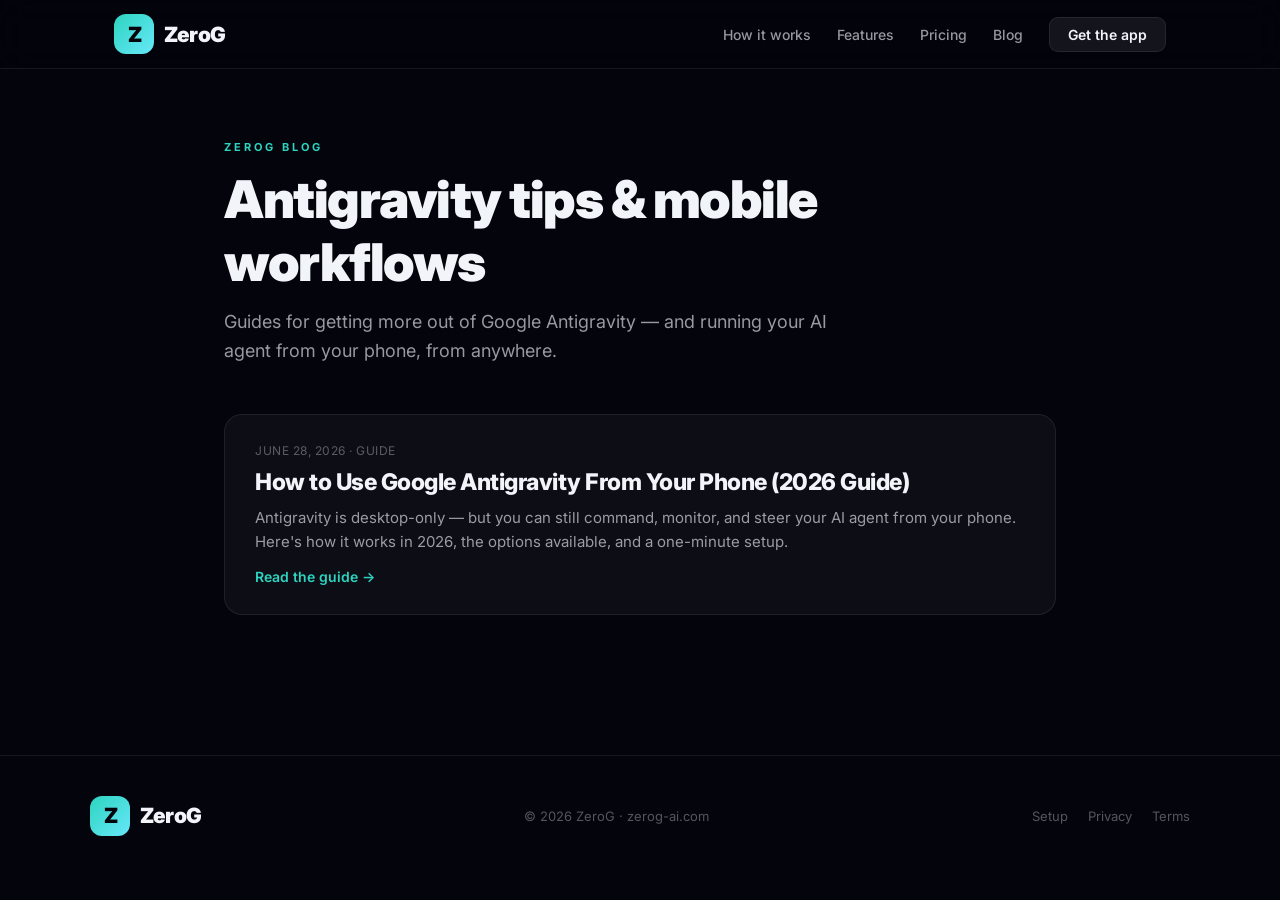
<file: blog/index.html>
<!DOCTYPE html>
<html lang="en">
<head>
  <meta charset="UTF-8" />
  <meta name="viewport" content="width=device-width, initial-scale=1.0" />
  <title>ZeroG Blog — Antigravity tips, guides & mobile workflows</title>
  <meta name="description" content="Guides and tips for getting more out of Google Antigravity — and running your AI agent from your phone with ZeroG." />
  <meta property="og:title" content="ZeroG Blog — Antigravity tips, guides & mobile workflows" />
  <meta property="og:description" content="Guides and tips for getting more out of Google Antigravity — and running your AI agent from your phone with ZeroG." />
  <meta property="og:image" content="https://zerog-ai.com/assets/og-image.png" />
  <meta property="og:url" content="https://zerog-ai.com/blog/" />
  <meta name="twitter:card" content="summary_large_image" />
  <link rel="preconnect" href="https://fonts.googleapis.com" />
  <link rel="preconnect" href="https://fonts.gstatic.com" crossorigin />
  <link href="https://fonts.googleapis.com/css2?family=Inter:wght@300;400;500;600;700;800;900&display=swap" rel="stylesheet" />
  <style>
*,*::before,*::after{box-sizing:border-box;margin:0;padding:0}
:root{--bg:#04040c;--surface:rgba(255,255,255,0.04);--surface-2:rgba(255,255,255,0.07);--border:rgba(255,255,255,0.08);--text:#f1f5f9;--text-2:rgba(241,245,249,0.62);--muted:rgba(241,245,249,0.34);--accent:#2dd4bf;--accent-2:#67e8f9}
html{scroll-behavior:smooth}
body{font-family:'Inter',sans-serif;background:var(--bg);color:var(--text);-webkit-font-smoothing:antialiased;overflow-x:hidden}
a{color:inherit}
.nav{position:fixed;top:0;left:0;right:0;z-index:100;backdrop-filter:blur(16px);-webkit-backdrop-filter:blur(16px);border-bottom:1px solid var(--border);background:rgba(4,4,12,0.72)}
.nav-inner{max-width:1100px;margin:0 auto;padding:14px 24px;display:flex;align-items:center;justify-content:space-between}
.nav-logo{display:flex;align-items:center;gap:10px;text-decoration:none}
.logo-mark{width:40px;height:40px;background:linear-gradient(135deg,var(--accent),var(--accent-2));border-radius:12px;display:flex;align-items:center;justify-content:center;font-weight:900;font-size:21px;color:#04040c;letter-spacing:-1px}
.logo-text{font-size:21px;font-weight:900;letter-spacing:-0.8px}
.nav-links{display:flex;align-items:center;gap:26px}
.nav-links a{color:var(--text-2);text-decoration:none;font-size:14px;font-weight:500;transition:color .2s}
.nav-links a:hover{color:var(--text)}
.nav-cta{background:var(--surface-2);border:1px solid var(--border);color:var(--text)!important;padding:8px 18px;border-radius:9px;font-weight:600!important}
.wrap{max-width:880px;margin:0 auto;padding:140px 24px 80px}
.blog-head{margin-bottom:48px}
.kicker{font-size:11px;font-weight:700;letter-spacing:3px;color:var(--accent);margin-bottom:14px}
.blog-head h1{font-size:clamp(34px,5vw,52px);font-weight:900;letter-spacing:-1.5px;margin-bottom:14px}
.blog-head p{font-size:18px;color:var(--text-2);line-height:1.6;max-width:620px}
.posts{display:flex;flex-direction:column;gap:18px}
.post-card{display:block;text-decoration:none;background:var(--surface);border:1px solid var(--border);border-radius:18px;padding:28px 30px;transition:border-color .2s,transform .2s,background .2s}
.post-card:hover{border-color:rgba(45,212,191,0.35);transform:translateY(-3px);background:var(--surface-2)}
.post-meta{font-size:12px;color:var(--muted);letter-spacing:.5px;margin-bottom:10px}
.post-card h2{font-size:23px;font-weight:800;letter-spacing:-.5px;margin-bottom:10px;color:var(--text)}
.post-card p{font-size:15px;color:var(--text-2);line-height:1.6}
.read{display:inline-block;margin-top:14px;color:var(--accent);font-weight:600;font-size:14px}
.footer{padding:40px 24px;border-top:1px solid var(--border);margin-top:60px}
.footer-inner{max-width:1100px;margin:0 auto;display:flex;align-items:center;justify-content:space-between;flex-wrap:wrap;gap:16px}
.footer-copy{font-size:13px;color:var(--muted)}
.footer-links{display:flex;gap:20px}
.footer-links a{font-size:13px;color:var(--muted);text-decoration:none}
.footer-links a:hover{color:var(--text-2)}
@media(max-width:600px){.nav-links a:not(.nav-cta){display:none}}
  </style>
</head>
<body>
  <nav class="nav">
    <div class="nav-inner">
      <a href="/" class="nav-logo"><span class="logo-mark">Z</span><span class="logo-text">ZeroG</span></a>
      <div class="nav-links">
        <a href="/#how">How it works</a>
        <a href="/#features">Features</a>
        <a href="/#pricing">Pricing</a>
        <a href="/blog/">Blog</a>
        <a href="/#download" class="nav-cta">Get the app</a>
      </div>
    </div>
  </nav>

  <main class="wrap">
    <div class="blog-head">
      <div class="kicker">ZEROG BLOG</div>
      <h1>Antigravity tips & mobile workflows</h1>
      <p>Guides for getting more out of Google Antigravity — and running your AI agent from your phone, from anywhere.</p>
    </div>

    <div class="posts">
      <a class="post-card" href="/blog/use-antigravity-from-your-phone.html">
        <div class="post-meta">JUNE 28, 2026 · GUIDE</div>
        <h2>How to Use Google Antigravity From Your Phone (2026 Guide)</h2>
        <p>Antigravity is desktop-only — but you can still command, monitor, and steer your AI agent from your phone. Here's how it works in 2026, the options available, and a one-minute setup.</p>
        <span class="read">Read the guide →</span>
      </a>
    </div>
  </main>

  <footer class="footer">
    <div class="footer-inner">
      <a href="/" class="nav-logo"><span class="logo-mark">Z</span><span class="logo-text">ZeroG</span></a>
      <p class="footer-copy">© 2026 ZeroG · zerog-ai.com</p>
      <div class="footer-links">
        <a href="/connect.html">Setup</a>
        <a href="/privacy.html">Privacy</a>
        <a href="/terms.html">Terms</a>
      </div>
    </div>
  </footer>
<script src="/track.js" defer></script>
</body>
</html>
</file>
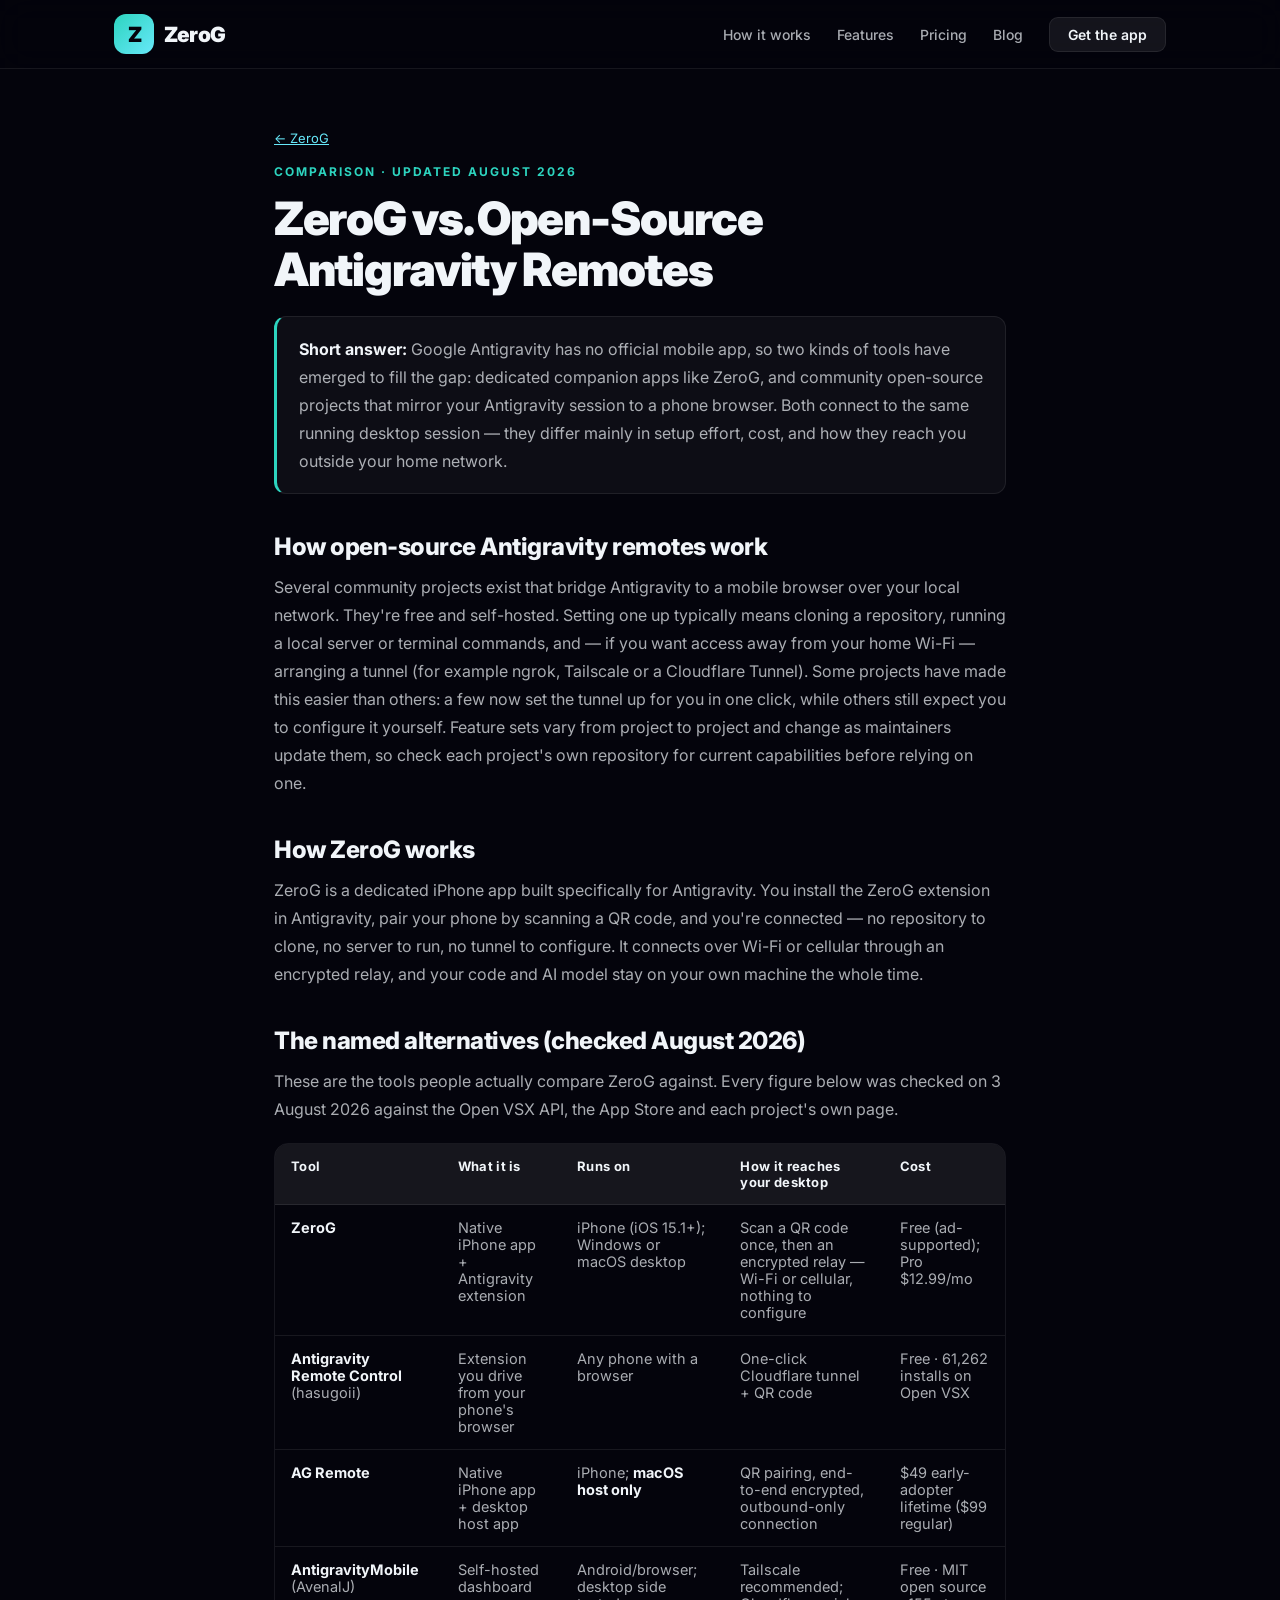
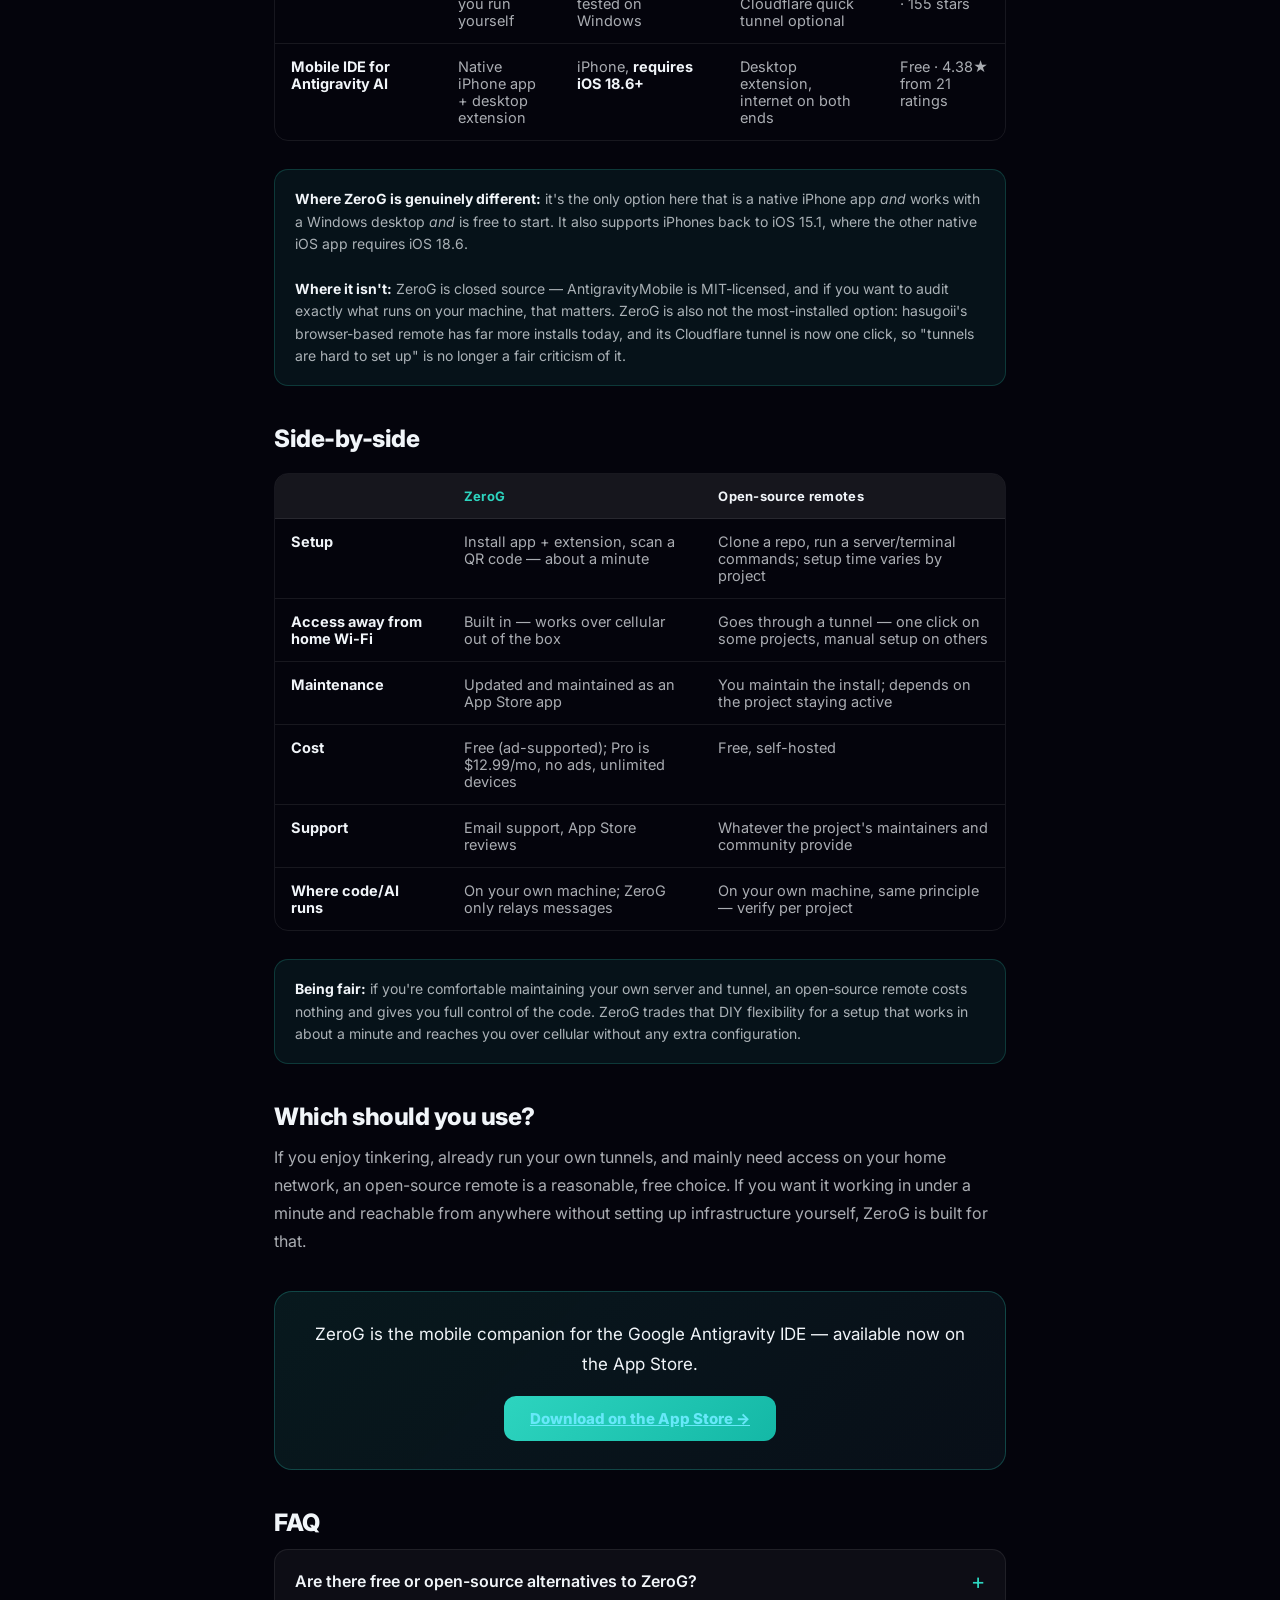
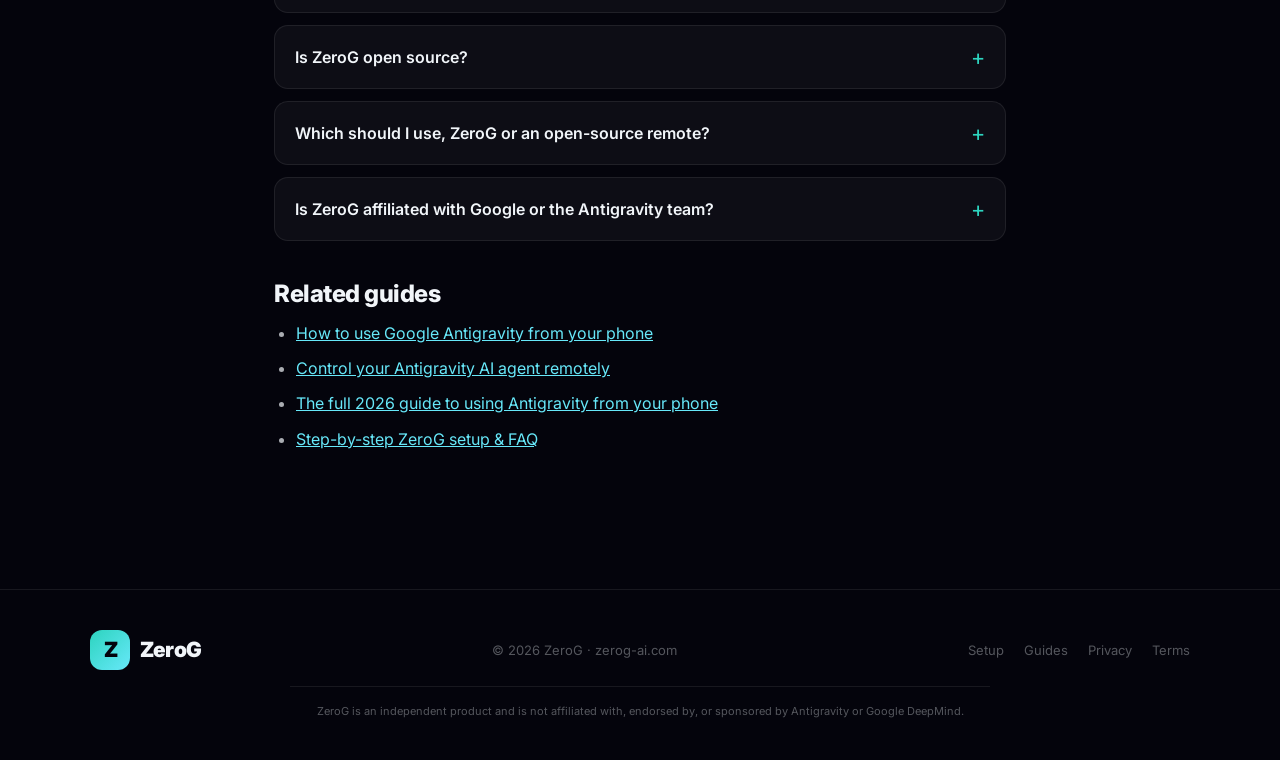
<file: alternatives.html>
<!DOCTYPE html>
<html lang="en">
<head>
  <meta charset="UTF-8" />
  <meta name="viewport" content="width=device-width, initial-scale=1.0" />
  <title>ZeroG vs. Open-Source Antigravity Remotes — Honest Comparison</title>
  <meta name="description" content="An honest, factual comparison of ZeroG against open-source projects that also bridge Google Antigravity to a phone — setup, cost, and what each option actually requires." />
  <link rel="canonical" href="https://zerog-ai.com/alternatives" />
  <meta property="og:type" content="article" />
  <meta property="og:title" content="ZeroG vs. Open-Source Antigravity Remotes" />
  <meta property="og:description" content="An honest, factual comparison of ZeroG against open-source projects that also bridge Google Antigravity to a phone." />
  <meta property="og:image" content="https://zerog-ai.com/assets/og-image.png" />
  <meta property="og:image:width" content="1200" />
  <meta property="og:image:height" content="630" />
  <meta property="og:url" content="https://zerog-ai.com/alternatives" />
  <meta name="twitter:card" content="summary_large_image" />
  <meta name="twitter:site" content="@getzerog" />
  <meta name="twitter:title" content="ZeroG vs. Open-Source Antigravity Remotes" />
  <meta name="twitter:description" content="An honest, factual comparison of ZeroG against open-source projects that also bridge Google Antigravity to a phone." />
  <meta name="twitter:image" content="https://zerog-ai.com/assets/og-image.png" />
  <link rel="preconnect" href="https://fonts.googleapis.com" />
  <link rel="preconnect" href="https://fonts.gstatic.com" crossorigin />
  <link href="https://fonts.googleapis.com/css2?family=Inter:wght@300;400;500;600;700;800;900&display=swap" rel="stylesheet" />
  <script type="application/ld+json">
  {"@context":"https://schema.org","@type":"Article","headline":"ZeroG vs. Open-Source Antigravity Remotes","description":"An honest, factual comparison of ZeroG against open-source projects that also bridge Google Antigravity to a phone.","image":"https://zerog-ai.com/assets/og-image.png","datePublished":"2026-08-02","dateModified":"2026-08-02","author":{"@type":"Organization","name":"ZeroG"},"publisher":{"@type":"Organization","name":"ZeroG","logo":{"@type":"ImageObject","url":"https://zerog-ai.com/assets/app-icon.png"}},"mainEntityOfPage":"https://zerog-ai.com/alternatives"}
  </script>
  <script type="application/ld+json">
  {"@context":"https://schema.org","@type":"FAQPage","mainEntity":[
  {"@type":"Question","name":"Are there free or open-source alternatives to ZeroG?","acceptedAnswer":{"@type":"Answer","text":"Yes. Several community, open-source projects mirror an Antigravity session to a phone browser over your local network. They're free and self-hosted, but typically require cloning a repository, running your own server or terminal commands, and setting up a tunnel yourself for access beyond your home Wi-Fi."}},
  {"@type":"Question","name":"Is ZeroG open source?","acceptedAnswer":{"@type":"Answer","text":"No. ZeroG is a closed-source commercial app distributed through the App Store. It's free to use with ads and one paired device; ZeroG Pro ($12.99/month; first month $8.99) removes ads and adds unlimited paired devices."}},
  {"@type":"Question","name":"Which should I use, ZeroG or an open-source remote?","acceptedAnswer":{"@type":"Answer","text":"If you're comfortable running your own server, configuring a tunnel, and maintaining the setup yourself, an open-source remote can work well and costs nothing. If you want a working setup in about a minute that also connects over cellular without any tunnel configuration, ZeroG is built for that."}},
  {"@type":"Question","name":"Is ZeroG affiliated with Google or the Antigravity team?","acceptedAnswer":{"@type":"Answer","text":"No. ZeroG is an independent product and is not affiliated with, endorsed by, or sponsored by Antigravity or Google DeepMind."}}
  ]}
  </script>
  <style>
*,*::before,*::after{box-sizing:border-box;margin:0;padding:0}
:root{--bg:#04040c;--surface:rgba(255,255,255,0.04);--surface-2:rgba(255,255,255,0.07);--border:rgba(255,255,255,0.08);--text:#f1f5f9;--text-2:rgba(241,245,249,0.7);--muted:rgba(241,245,249,0.34);--accent:#2dd4bf;--accent-2:#67e8f9;--green:#22c55e}
html{scroll-behavior:smooth}
body{font-family:'Inter',sans-serif;background:var(--bg);color:var(--text);-webkit-font-smoothing:antialiased;overflow-x:hidden}
.nav{position:fixed;top:0;left:0;right:0;z-index:100;backdrop-filter:blur(16px);-webkit-backdrop-filter:blur(16px);border-bottom:1px solid var(--border);background:rgba(4,4,12,0.72)}
.nav-inner{max-width:1100px;margin:0 auto;padding:14px 24px;display:flex;align-items:center;justify-content:space-between}
.nav-logo{display:flex;align-items:center;gap:10px;text-decoration:none}
.logo-mark{width:40px;height:40px;background:linear-gradient(135deg,var(--accent),var(--accent-2));border-radius:12px;display:flex;align-items:center;justify-content:center;font-weight:900;font-size:21px;color:#04040c;letter-spacing:-1px}
.logo-text{font-size:21px;font-weight:900;letter-spacing:-0.8px;color:var(--text)}
.nav-links{display:flex;align-items:center;gap:26px}
.nav-links a{color:var(--text-2);text-decoration:none;font-size:14px;font-weight:500;transition:color .2s}
.nav-links a:hover{color:var(--text)}
.nav-cta{background:var(--surface-2);border:1px solid var(--border);color:var(--text)!important;padding:8px 18px;border-radius:9px;font-weight:600!important}
.article{max-width:780px;margin:0 auto;padding:130px 24px 70px}
.crumb{font-size:13px;color:var(--muted);margin-bottom:18px}
.crumb a{color:var(--accent);text-decoration:none}
.meta{font-size:12px;font-weight:700;letter-spacing:2px;color:var(--accent);margin-bottom:14px}
.article h1{font-size:clamp(30px,4.5vw,46px);font-weight:900;letter-spacing:-1.3px;line-height:1.1;margin-bottom:22px}
.lede{font-size:18px;line-height:1.65;color:var(--text-2);background:var(--surface);border:1px solid var(--border);border-left:3px solid var(--accent);border-radius:12px;padding:18px 22px;margin-bottom:30px}
.lede strong{color:var(--text)}
.article h2{font-size:24px;font-weight:800;letter-spacing:-.5px;margin:38px 0 12px}
.article h3{font-size:18px;font-weight:700;margin:24px 0 8px}
.article p{font-size:16px;line-height:1.75;color:var(--text-2);margin-bottom:16px}
.article ul,.article ol{margin:0 0 16px 22px}
.article li{font-size:16px;line-height:1.7;color:var(--text-2);margin-bottom:8px}
.article a{color:var(--accent-2);text-decoration:underline}
.article strong{color:var(--text)}
.table-wrap{overflow-x:auto;margin:20px 0 28px;border:1px solid var(--border);border-radius:14px}
table{width:100%;border-collapse:collapse;font-size:14.5px;min-width:560px}
th,td{text-align:left;padding:14px 16px;border-bottom:1px solid var(--border);vertical-align:top}
th{background:var(--surface-2);color:var(--text);font-weight:700;font-size:13px;letter-spacing:.3px}
td{color:var(--text-2)}
tr:last-child td{border-bottom:none}
td strong,th strong{color:var(--text)}
.col-zerog{color:var(--accent);font-weight:700}
.callout{background:rgba(45,212,191,0.07);border:1px solid rgba(45,212,191,0.2);border-radius:14px;padding:18px 20px;margin:26px 0;font-size:14px;line-height:1.6;color:var(--text-2)}
.callout b{color:var(--text)}
.cta-box{background:linear-gradient(135deg,rgba(45,212,191,0.1),rgba(103,232,249,0.05));border:1px solid rgba(45,212,191,0.25);border-radius:18px;padding:28px 30px;margin:36px 0 10px;text-align:center}
.cta-box p{font-size:17px;color:var(--text);margin-bottom:16px}
.btn{display:inline-flex;align-items:center;gap:8px;background:linear-gradient(135deg,var(--accent),#14b8a6);color:#04241f;font-weight:800;font-size:15px;padding:13px 26px;border-radius:12px;text-decoration:none}
.faq-list details{background:var(--surface);border:1px solid var(--border);border-radius:14px;padding:0 20px;margin-bottom:12px}
.faq-list details[open]{background:var(--surface-2)}
.faq-list summary{font-size:16px;font-weight:600;padding:18px 0;cursor:pointer;list-style:none;display:flex;justify-content:space-between;align-items:center;gap:12px;color:var(--text)}
.faq-list summary::-webkit-details-marker{display:none}
.faq-list summary::after{content:'+';color:var(--accent);font-size:22px;font-weight:400;flex-shrink:0}
.faq-list details[open] summary::after{content:'–'}
.faq-list p{font-size:15px;line-height:1.7;color:var(--text-2);padding:0 0 20px;margin:0}
.related{margin-top:14px}
.footer{padding:40px 24px;border-top:1px solid var(--border);margin-top:50px}
.footer-inner{max-width:1100px;margin:0 auto;display:flex;align-items:center;justify-content:space-between;flex-wrap:wrap;gap:16px}
.footer-copy{font-size:13px;color:var(--muted)}
.footer-links{display:flex;gap:20px;flex-wrap:wrap}
.footer-links a{font-size:13px;color:var(--muted);text-decoration:none}
.footer-links a:hover{color:var(--text-2)}
.disc{font-size:11px;color:var(--muted);text-align:center;max-width:700px;margin:16px auto 0;padding-top:16px;border-top:1px solid var(--border);line-height:1.6}
@media(max-width:600px){.nav-links a:not(.nav-cta){display:none}}
  </style>
  <!-- Cloudflare Web Analytics --><script defer src="https://static.cloudflareinsights.com/beacon.min.js" data-cf-beacon='{"token": "cb9efad6dc3a477e81ec0faf9c66489c"}'></script><!-- End Cloudflare Web Analytics -->
  <!-- Microsoft Clarity (session replay + heatmaps; disclosed in /privacy §7) --><script type="text/javascript">(function(c,l,a,r,i,t,y){c[a]=c[a]||function(){(c[a].q=c[a].q||[]).push(arguments)};t=l.createElement(r);t.async=1;t.src="https://www.clarity.ms/tag/"+i;y=l.getElementsByTagName(r)[0];y.parentNode.insertBefore(t,y);})(window, document, "clarity", "script", "xen0wwx0p0");</script>
</head>
<body>
  <nav class="nav">
    <div class="nav-inner">
      <a href="/" class="nav-logo"><span class="logo-mark">Z</span><span class="logo-text">ZeroG</span></a>
      <div class="nav-links">
        <a href="/#how">How it works</a>
        <a href="/#features">Features</a>
        <a href="/#pricing">Pricing</a>
        <a href="/blog/">Blog</a>
        <a href="/#download" class="nav-cta">Get the app</a>
      </div>
    </div>
  </nav>

  <article class="article">
    <div class="crumb"><a href="/">← ZeroG</a></div>
    <div class="meta">COMPARISON · UPDATED AUGUST 2026</div>
    <h1>ZeroG vs. Open-Source Antigravity Remotes</h1>

    <p class="lede"><strong>Short answer:</strong> Google Antigravity has no official mobile app, so two kinds of tools have emerged to fill the gap: dedicated companion apps like ZeroG, and community open-source projects that mirror your Antigravity session to a phone browser. Both connect to the same running desktop session — they differ mainly in setup effort, cost, and how they reach you outside your home network.</p>

    <h2>How open-source Antigravity remotes work</h2>
    <p>Several community projects exist that bridge Antigravity to a mobile browser over your local network. They're free and self-hosted. Setting one up typically means cloning a repository, running a local server or terminal commands, and — if you want access away from your home Wi-Fi — arranging a tunnel (for example ngrok, Tailscale or a Cloudflare Tunnel). Some projects have made this easier than others: a few now set the tunnel up for you in one click, while others still expect you to configure it yourself. Feature sets vary from project to project and change as maintainers update them, so check each project's own repository for current capabilities before relying on one.</p>

    <h2>How ZeroG works</h2>
    <p>ZeroG is a dedicated iPhone app built specifically for Antigravity. You install the ZeroG extension in Antigravity, pair your phone by scanning a QR code, and you're connected — no repository to clone, no server to run, no tunnel to configure. It connects over Wi-Fi or cellular through an encrypted relay, and your code and AI model stay on your own machine the whole time.</p>

    <h2>The named alternatives (checked August 2026)</h2>
    <p>These are the tools people actually compare ZeroG against. Every figure below was checked on 3 August 2026 against the Open VSX API, the App Store and each project's own page.</p>
    <div class="table-wrap">
      <table>
        <thead>
          <tr><th>Tool</th><th>What it is</th><th>Runs on</th><th>How it reaches your desktop</th><th>Cost</th></tr>
        </thead>
        <tbody>
          <tr><td><strong class="col-zerog">ZeroG</strong></td><td>Native iPhone app + Antigravity extension</td><td>iPhone (iOS 15.1+); Windows or macOS desktop</td><td>Scan a QR code once, then an encrypted relay — Wi-Fi or cellular, nothing to configure</td><td>Free (ad-supported); Pro $12.99/mo</td></tr>
          <tr><td><strong>Antigravity Remote Control</strong> (hasugoii)</td><td>Extension you drive from your phone's browser</td><td>Any phone with a browser</td><td>One-click Cloudflare tunnel + QR code</td><td>Free · 61,262 installs on Open VSX</td></tr>
          <tr><td><strong>AG Remote</strong></td><td>Native iPhone app + desktop host app</td><td>iPhone; <strong>macOS host only</strong></td><td>QR pairing, end-to-end encrypted, outbound-only connection</td><td>$49 early-adopter lifetime ($99 regular)</td></tr>
          <tr><td><strong>AntigravityMobile</strong> (AvenalJ)</td><td>Self-hosted dashboard you run yourself</td><td>Android/browser; desktop side tested on Windows</td><td>Tailscale recommended; Cloudflare quick tunnel optional</td><td>Free · MIT open source · 155 stars</td></tr>
          <tr><td><strong>Mobile IDE for Antigravity AI</strong></td><td>Native iPhone app + desktop extension</td><td>iPhone, <strong>requires iOS 18.6+</strong></td><td>Desktop extension, internet on both ends</td><td>Free · 4.38★ from 21 ratings</td></tr>
        </tbody>
      </table>
    </div>
    <div class="callout">
      <b>Where ZeroG is genuinely different:</b> it's the only option here that is a native iPhone app <em>and</em> works with a Windows desktop <em>and</em> is free to start. It also supports iPhones back to iOS 15.1, where the other native iOS app requires iOS 18.6.
      <br><br>
      <b>Where it isn't:</b> ZeroG is closed source — AntigravityMobile is MIT-licensed, and if you want to audit exactly what runs on your machine, that matters. ZeroG is also not the most-installed option: hasugoii's browser-based remote has far more installs today, and its Cloudflare tunnel is now one click, so "tunnels are hard to set up" is no longer a fair criticism of it.
    </div>

    <h2>Side-by-side</h2>
    <div class="table-wrap">
      <table>
        <thead>
          <tr><th>&nbsp;</th><th class="col-zerog">ZeroG</th><th>Open-source remotes</th></tr>
        </thead>
        <tbody>
          <tr><td><strong>Setup</strong></td><td>Install app + extension, scan a QR code — about a minute</td><td>Clone a repo, run a server/terminal commands; setup time varies by project</td></tr>
          <tr><td><strong>Access away from home Wi-Fi</strong></td><td>Built in — works over cellular out of the box</td><td>Goes through a tunnel — one click on some projects, manual setup on others</td></tr>
          <tr><td><strong>Maintenance</strong></td><td>Updated and maintained as an App Store app</td><td>You maintain the install; depends on the project staying active</td></tr>
          <tr><td><strong>Cost</strong></td><td>Free (ad-supported); Pro is $12.99/mo, no ads, unlimited devices</td><td>Free, self-hosted</td></tr>
          <tr><td><strong>Support</strong></td><td>Email support, App Store reviews</td><td>Whatever the project's maintainers and community provide</td></tr>
          <tr><td><strong>Where code/AI runs</strong></td><td>On your own machine; ZeroG only relays messages</td><td>On your own machine, same principle — verify per project</td></tr>
        </tbody>
      </table>
    </div>

    <div class="callout">
      <b>Being fair:</b> if you're comfortable maintaining your own server and tunnel, an open-source remote costs nothing and gives you full control of the code. ZeroG trades that DIY flexibility for a setup that works in about a minute and reaches you over cellular without any extra configuration.
    </div>

    <h2>Which should you use?</h2>
    <p>If you enjoy tinkering, already run your own tunnels, and mainly need access on your home network, an open-source remote is a reasonable, free choice. If you want it working in under a minute and reachable from anywhere without setting up infrastructure yourself, ZeroG is built for that.</p>

    <div class="cta-box">
      <p>ZeroG is the mobile companion for the Google Antigravity IDE — available now on the App Store.</p>
      <a href="https://apps.apple.com/us/app/zerog-remote-for-antigravity/id6763589468" target="_blank" rel="noopener" class="btn">Download on the App Store →</a>
    </div>

    <h2>FAQ</h2>
    <div class="faq-list">
      <details>
        <summary>Are there free or open-source alternatives to ZeroG?</summary>
        <p>Yes. Several community, open-source projects mirror an Antigravity session to a phone browser over your local network. They're free and self-hosted, but typically require cloning a repository, running your own server or terminal commands, and setting up a tunnel yourself for access beyond your home Wi-Fi.</p>
      </details>
      <details>
        <summary>Is ZeroG open source?</summary>
        <p>No. ZeroG is a closed-source commercial app distributed through the App Store. It's free to use with ads and one paired device; ZeroG Pro ($12.99/month; first month $8.99) removes ads and adds unlimited paired devices.</p>
      </details>
      <details>
        <summary>Which should I use, ZeroG or an open-source remote?</summary>
        <p>If you're comfortable running your own server, configuring a tunnel, and maintaining the setup yourself, an open-source remote can work well and costs nothing. If you want a working setup in about a minute that also connects over cellular without any tunnel configuration, ZeroG is built for that.</p>
      </details>
      <details>
        <summary>Is ZeroG affiliated with Google or the Antigravity team?</summary>
        <p>No. ZeroG is an independent product and is not affiliated with, endorsed by, or sponsored by Antigravity or Google DeepMind.</p>
      </details>
    </div>

    <h2 class="related">Related guides</h2>
    <ul>
      <li><a href="/antigravity-mobile">How to use Google Antigravity from your phone</a></li>
      <li><a href="/antigravity-remote-control">Control your Antigravity AI agent remotely</a></li>
      <li><a href="/blog/use-antigravity-from-your-phone">The full 2026 guide to using Antigravity from your phone</a></li>
      <li><a href="/connect">Step-by-step ZeroG setup &amp; FAQ</a></li>
    </ul>
  </article>

  <footer class="footer">
    <div class="footer-inner">
      <a href="/" class="nav-logo"><span class="logo-mark">Z</span><span class="logo-text">ZeroG</span></a>
      <p class="footer-copy">© 2026 ZeroG · zerog-ai.com</p>
      <div class="footer-links">
        <a href="/connect">Setup</a>
        <a href="/blog/">Guides</a>
        <a href="/privacy">Privacy</a>
        <a href="/terms">Terms</a>
      </div>
    </div>
    <p class="disc">ZeroG is an independent product and is not affiliated with, endorsed by, or sponsored by Antigravity or Google DeepMind.</p>
  </footer>
<script src="/track.js" defer></script>
</body>
</html>
</file>
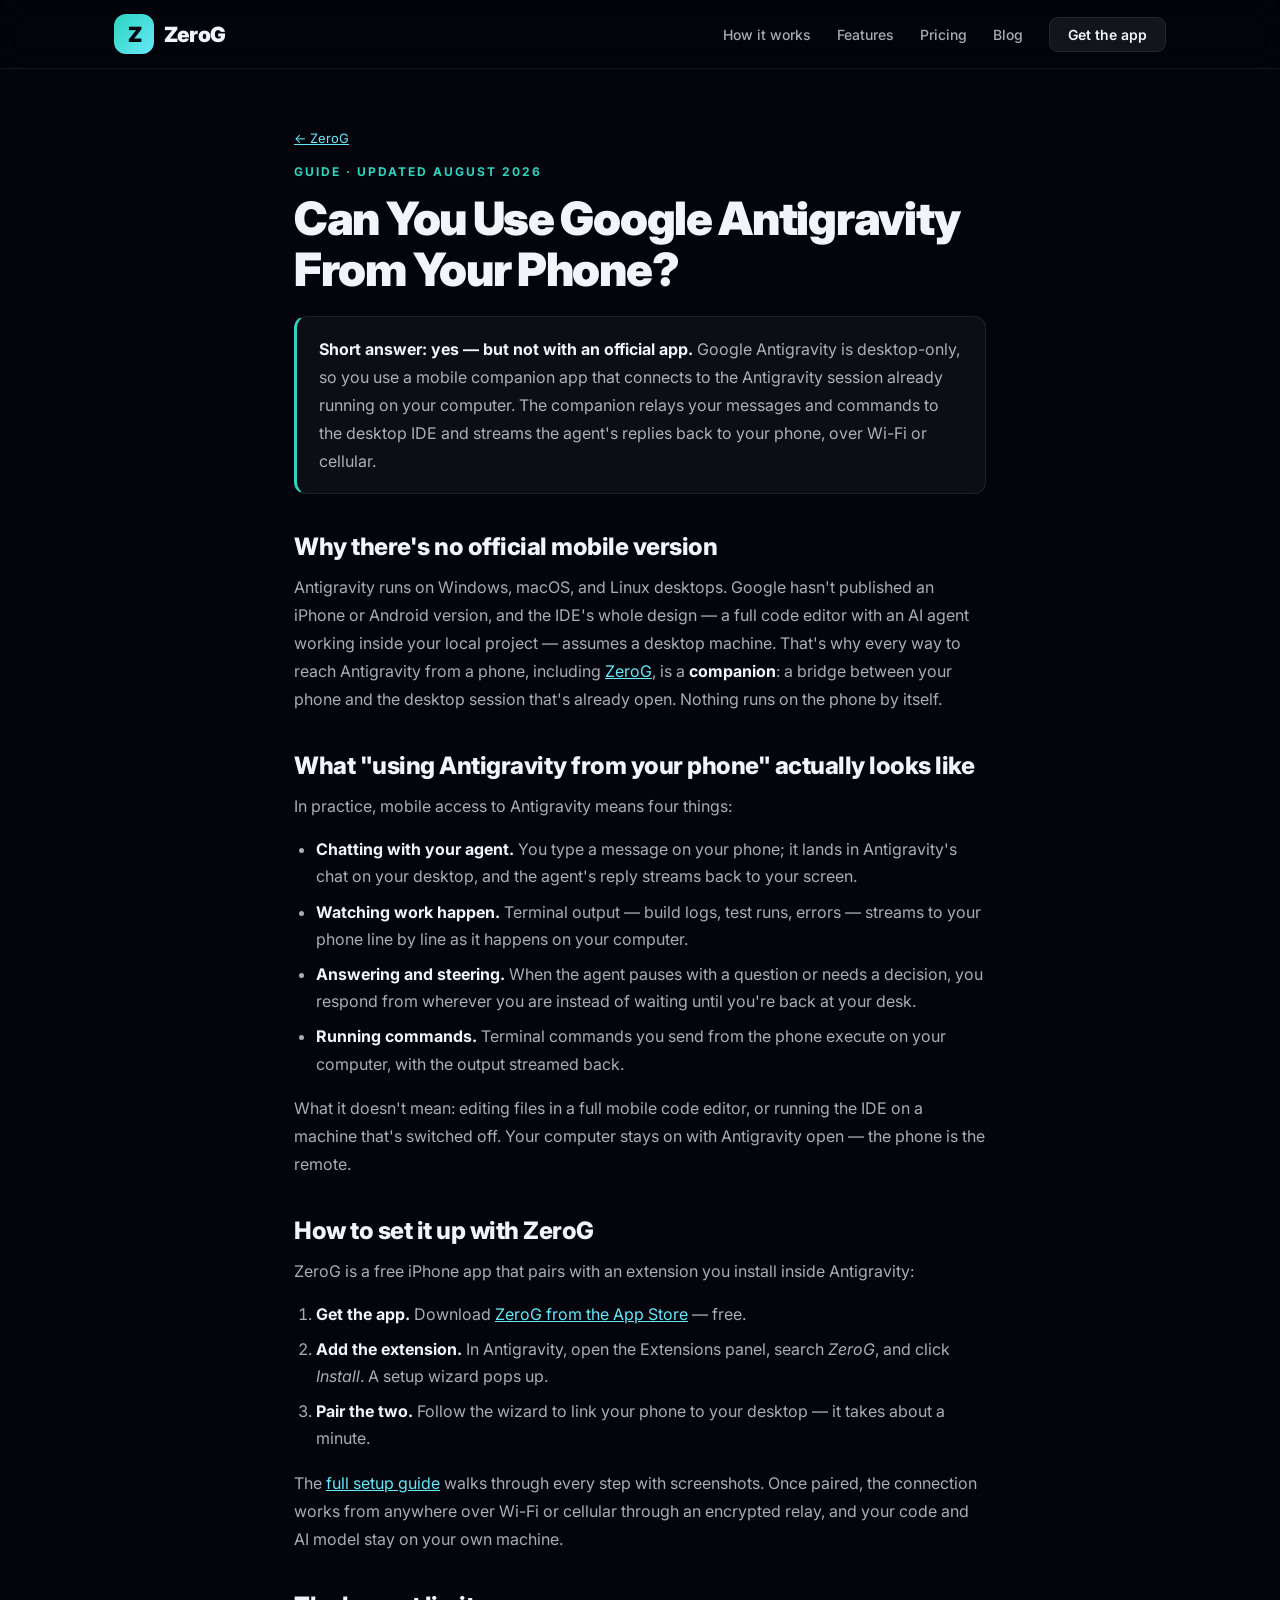
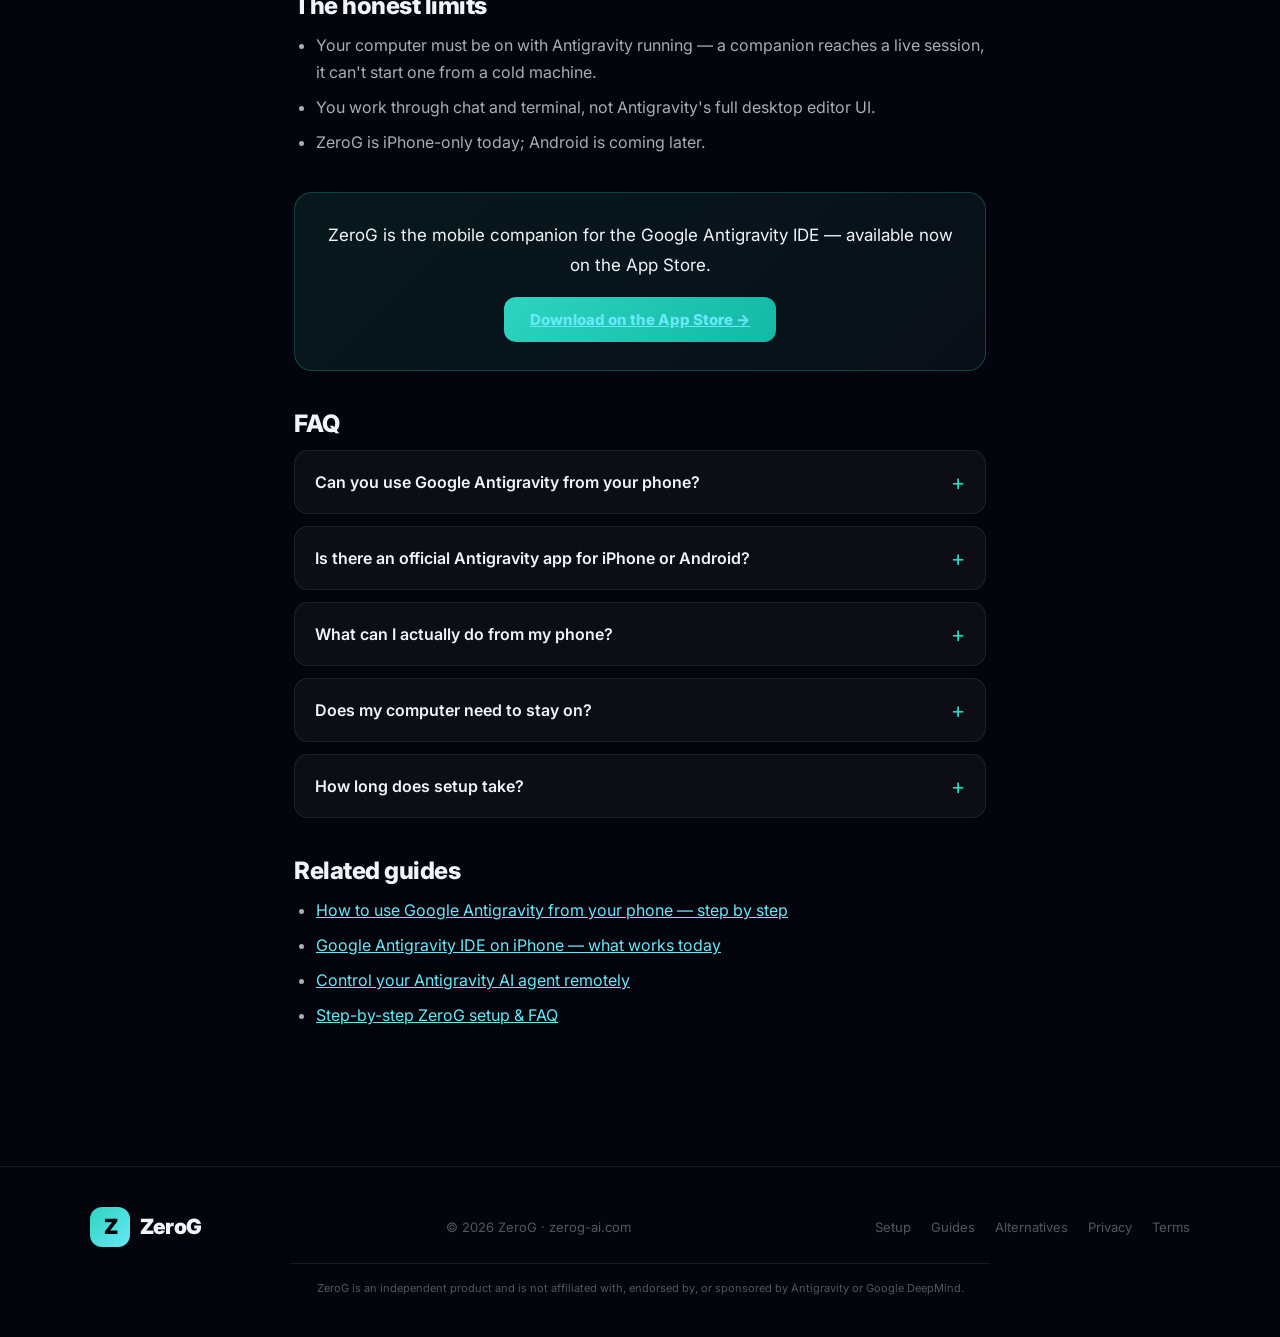
<file: antigravity-from-phone.html>
<!DOCTYPE html>
<html lang="en">
<head>
  <meta charset="UTF-8" />
  <meta name="viewport" content="width=device-width, initial-scale=1.0" />
  <title>Can You Use Google Antigravity From Your Phone? (2026) — ZeroG</title>
  <meta name="description" content="Yes — but not with an official app, because Google Antigravity is desktop-only. Here's the direct answer: what's possible from a phone today, what isn't, and how to set it up." />
  <link rel="canonical" href="https://zerog-ai.com/antigravity-from-phone" />
  <meta property="og:type" content="article" />
  <meta property="og:title" content="Can You Use Google Antigravity From Your Phone? (2026)" />
  <meta property="og:description" content="Yes — but not with an official app. The direct answer on what's possible from a phone today, what isn't, and how to set it up." />
  <meta property="og:image" content="https://zerog-ai.com/assets/og-image.png" />
  <meta property="og:image:width" content="1200" />
  <meta property="og:image:height" content="630" />
  <meta property="og:url" content="https://zerog-ai.com/antigravity-from-phone" />
  <meta name="twitter:card" content="summary_large_image" />
  <meta name="twitter:site" content="@getzerog" />
  <meta name="twitter:title" content="Can You Use Google Antigravity From Your Phone? (2026)" />
  <meta name="twitter:description" content="Yes — but not with an official app. The direct answer on what's possible from a phone today, what isn't, and how to set it up." />
  <meta name="twitter:image" content="https://zerog-ai.com/assets/og-image.png" />
  <link rel="preconnect" href="https://fonts.googleapis.com" />
  <link rel="preconnect" href="https://fonts.gstatic.com" crossorigin />
  <link href="https://fonts.googleapis.com/css2?family=Inter:wght@300;400;500;600;700;800;900&display=swap" rel="stylesheet" />
  <script type="application/ld+json">
  {"@context":"https://schema.org","@type":"Article","headline":"Can You Use Google Antigravity From Your Phone? (2026)","description":"Yes — but not with an official app, because Google Antigravity is desktop-only. What's possible from a phone today, what isn't, and how to set it up.","image":"https://zerog-ai.com/assets/og-image.png","datePublished":"2026-08-05","dateModified":"2026-08-05","author":{"@type":"Organization","name":"ZeroG"},"publisher":{"@type":"Organization","name":"ZeroG","logo":{"@type":"ImageObject","url":"https://zerog-ai.com/assets/app-icon.png"}},"mainEntityOfPage":"https://zerog-ai.com/antigravity-from-phone"}
  </script>
  <script type="application/ld+json">
  {"@context":"https://schema.org","@type":"SoftwareApplication","name":"ZeroG: Remote for Antigravity","alternateName":"ZeroG","applicationCategory":"DeveloperApplication","operatingSystem":"iOS 15.1+","description":"ZeroG is the mobile companion for the Google Antigravity AI IDE. It requires the desktop Antigravity IDE to be running — ZeroG does not work standalone. Send commands, run terminal commands, and watch your AI agent's responses stream live from your phone.","url":"https://zerog-ai.com/","downloadUrl":"https://apps.apple.com/us/app/id6763589468","image":"https://zerog-ai.com/assets/og-image.png","offers":[{"@type":"Offer","name":"Free","price":"0","priceCurrency":"USD","description":"Full access, ad-supported. 1 paired device."},{"@type":"Offer","name":"Pro","price":"12.99","priceCurrency":"USD","description":"No ads, unlimited devices, priority relay & support."}],"publisher":{"@type":"Organization","name":"ZeroG"}}
  </script>
  <script type="application/ld+json">
  {"@context":"https://schema.org","@type":"FAQPage","mainEntity":[
  {"@type":"Question","name":"Can you use Google Antigravity from your phone?","acceptedAnswer":{"@type":"Answer","text":"Yes — but not with an official app, because Antigravity itself is desktop-only. You use a mobile companion app that connects to the Antigravity session already running on your computer. The companion sends your messages and commands to the desktop IDE and streams the agent's replies back to your phone."}},
  {"@type":"Question","name":"Is there an official Antigravity app for iPhone or Android?","acceptedAnswer":{"@type":"Answer","text":"No. Google Antigravity runs on Windows, macOS, and Linux desktops only. All mobile access, including ZeroG, comes from companion tools that bridge your phone to a running desktop session."}},
  {"@type":"Question","name":"What can I actually do from my phone?","acceptedAnswer":{"@type":"Answer","text":"With a companion like ZeroG you can chat with your Antigravity agent, answer its questions, run terminal commands on your computer, and watch responses and terminal output stream back live — over Wi-Fi or cellular."}},
  {"@type":"Question","name":"Does my computer need to stay on?","acceptedAnswer":{"@type":"Answer","text":"Yes. Your phone is reaching into the Antigravity session running on your desktop. If the computer is off or Antigravity is closed, there's nothing to connect to — the phone is the remote, not a replacement for the IDE."}},
  {"@type":"Question","name":"How long does setup take?","acceptedAnswer":{"@type":"Answer","text":"About a minute or two: install the ZeroG app on your iPhone, add the ZeroG extension inside Antigravity, and follow the setup wizard to pair the two."}}
  ]}
  </script>
  <style>
*,*::before,*::after{box-sizing:border-box;margin:0;padding:0}
:root{--bg:#04040c;--surface:rgba(255,255,255,0.04);--surface-2:rgba(255,255,255,0.07);--border:rgba(255,255,255,0.08);--text:#f1f5f9;--text-2:rgba(241,245,249,0.7);--muted:rgba(241,245,249,0.34);--accent:#2dd4bf;--accent-2:#67e8f9;--green:#22c55e}
html{scroll-behavior:smooth}
body{font-family:'Inter',sans-serif;background:var(--bg);color:var(--text);-webkit-font-smoothing:antialiased;overflow-x:hidden}
.nav{position:fixed;top:0;left:0;right:0;z-index:100;backdrop-filter:blur(16px);-webkit-backdrop-filter:blur(16px);border-bottom:1px solid var(--border);background:rgba(4,4,12,0.72)}
.nav-inner{max-width:1100px;margin:0 auto;padding:14px 24px;display:flex;align-items:center;justify-content:space-between}
.nav-logo{display:flex;align-items:center;gap:10px;text-decoration:none}
.logo-mark{width:40px;height:40px;background:linear-gradient(135deg,var(--accent),var(--accent-2));border-radius:12px;display:flex;align-items:center;justify-content:center;font-weight:900;font-size:21px;color:#04040c;letter-spacing:-1px}
.logo-text{font-size:21px;font-weight:900;letter-spacing:-0.8px;color:var(--text)}
.nav-links{display:flex;align-items:center;gap:26px}
.nav-links a{color:var(--text-2);text-decoration:none;font-size:14px;font-weight:500;transition:color .2s}
.nav-links a:hover{color:var(--text)}
.nav-cta{background:var(--surface-2);border:1px solid var(--border);color:var(--text)!important;padding:8px 18px;border-radius:9px;font-weight:600!important}
.article{max-width:740px;margin:0 auto;padding:130px 24px 70px}
.crumb{font-size:13px;color:var(--muted);margin-bottom:18px}
.crumb a{color:var(--accent);text-decoration:none}
.meta{font-size:12px;font-weight:700;letter-spacing:2px;color:var(--accent);margin-bottom:14px}
.article h1{font-size:clamp(30px,4.5vw,46px);font-weight:900;letter-spacing:-1.3px;line-height:1.1;margin-bottom:22px}
.lede{font-size:18px;line-height:1.65;color:var(--text-2);background:var(--surface);border:1px solid var(--border);border-left:3px solid var(--accent);border-radius:12px;padding:18px 22px;margin-bottom:30px}
.lede strong{color:var(--text)}
.article h2{font-size:24px;font-weight:800;letter-spacing:-.5px;margin:38px 0 12px}
.article h3{font-size:18px;font-weight:700;margin:24px 0 8px}
.article p{font-size:16px;line-height:1.75;color:var(--text-2);margin-bottom:16px}
.article ul,.article ol{margin:0 0 16px 22px}
.article li{font-size:16px;line-height:1.7;color:var(--text-2);margin-bottom:8px}
.article a{color:var(--accent-2);text-decoration:underline}
.article strong{color:var(--text)}
.cta-box{background:linear-gradient(135deg,rgba(45,212,191,0.1),rgba(103,232,249,0.05));border:1px solid rgba(45,212,191,0.25);border-radius:18px;padding:28px 30px;margin:36px 0 10px;text-align:center}
.cta-box p{font-size:17px;color:var(--text);margin-bottom:16px}
.btn{display:inline-flex;align-items:center;gap:8px;background:linear-gradient(135deg,var(--accent),#14b8a6);color:#04241f;font-weight:800;font-size:15px;padding:13px 26px;border-radius:12px;text-decoration:none}
.faq-list details{background:var(--surface);border:1px solid var(--border);border-radius:14px;padding:0 20px;margin-bottom:12px}
.faq-list details[open]{background:var(--surface-2)}
.faq-list summary{font-size:16px;font-weight:600;padding:18px 0;cursor:pointer;list-style:none;display:flex;justify-content:space-between;align-items:center;gap:12px;color:var(--text)}
.faq-list summary::-webkit-details-marker{display:none}
.faq-list summary::after{content:'+';color:var(--accent);font-size:22px;font-weight:400;flex-shrink:0}
.faq-list details[open] summary::after{content:'–'}
.faq-list p{font-size:15px;line-height:1.7;color:var(--text-2);padding:0 0 20px;margin:0}
.related{margin-top:14px}
.footer{padding:40px 24px;border-top:1px solid var(--border);margin-top:50px}
.footer-inner{max-width:1100px;margin:0 auto;display:flex;align-items:center;justify-content:space-between;flex-wrap:wrap;gap:16px}
.footer-copy{font-size:13px;color:var(--muted)}
.footer-links{display:flex;gap:20px;flex-wrap:wrap}
.footer-links a{font-size:13px;color:var(--muted);text-decoration:none}
.footer-links a:hover{color:var(--text-2)}
.disc{font-size:11px;color:var(--muted);text-align:center;max-width:700px;margin:16px auto 0;padding-top:16px;border-top:1px solid var(--border);line-height:1.6}
@media(max-width:600px){.nav-links a:not(.nav-cta){display:none}}
  </style>
  <!-- Cloudflare Web Analytics --><script defer src="https://static.cloudflareinsights.com/beacon.min.js" data-cf-beacon='{"token": "cb9efad6dc3a477e81ec0faf9c66489c"}'></script><!-- End Cloudflare Web Analytics -->
  <!-- Microsoft Clarity (session replay + heatmaps; disclosed in /privacy §7) --><script type="text/javascript">(function(c,l,a,r,i,t,y){c[a]=c[a]||function(){(c[a].q=c[a].q||[]).push(arguments)};t=l.createElement(r);t.async=1;t.src="https://www.clarity.ms/tag/"+i;y=l.getElementsByTagName(r)[0];y.parentNode.insertBefore(t,y);})(window, document, "clarity", "script", "xen0wwx0p0");</script>
</head>
<body>
  <nav class="nav">
    <div class="nav-inner">
      <a href="/" class="nav-logo"><span class="logo-mark">Z</span><span class="logo-text">ZeroG</span></a>
      <div class="nav-links">
        <a href="/#how">How it works</a>
        <a href="/#features">Features</a>
        <a href="/#pricing">Pricing</a>
        <a href="/blog/">Blog</a>
        <a href="/#download" class="nav-cta">Get the app</a>
      </div>
    </div>
  </nav>

  <article class="article">
    <div class="crumb"><a href="/">← ZeroG</a></div>
    <div class="meta">GUIDE · UPDATED AUGUST 2026</div>
    <h1>Can You Use Google Antigravity From Your Phone?</h1>

    <p class="lede"><strong>Short answer: yes — but not with an official app.</strong> Google Antigravity is desktop-only, so you use a mobile companion app that connects to the Antigravity session already running on your computer. The companion relays your messages and commands to the desktop IDE and streams the agent's replies back to your phone, over Wi-Fi or cellular.</p>

    <h2>Why there's no official mobile version</h2>
    <p>Antigravity runs on Windows, macOS, and Linux desktops. Google hasn't published an iPhone or Android version, and the IDE's whole design — a full code editor with an AI agent working inside your local project — assumes a desktop machine. That's why every way to reach Antigravity from a phone, including <a href="/">ZeroG</a>, is a <strong>companion</strong>: a bridge between your phone and the desktop session that's already open. Nothing runs on the phone by itself.</p>

    <h2>What "using Antigravity from your phone" actually looks like</h2>
    <p>In practice, mobile access to Antigravity means four things:</p>
    <ul>
      <li><strong>Chatting with your agent.</strong> You type a message on your phone; it lands in Antigravity's chat on your desktop, and the agent's reply streams back to your screen.</li>
      <li><strong>Watching work happen.</strong> Terminal output — build logs, test runs, errors — streams to your phone line by line as it happens on your computer.</li>
      <li><strong>Answering and steering.</strong> When the agent pauses with a question or needs a decision, you respond from wherever you are instead of waiting until you're back at your desk.</li>
      <li><strong>Running commands.</strong> Terminal commands you send from the phone execute on your computer, with the output streamed back.</li>
    </ul>
    <p>What it doesn't mean: editing files in a full mobile code editor, or running the IDE on a machine that's switched off. Your computer stays on with Antigravity open — the phone is the remote.</p>

    <h2>How to set it up with ZeroG</h2>
    <p>ZeroG is a free iPhone app that pairs with an extension you install inside Antigravity:</p>
    <ol>
      <li><strong>Get the app.</strong> Download <a href="https://apps.apple.com/us/app/id6763589468" target="_blank" rel="noopener">ZeroG from the App Store</a> — free.</li>
      <li><strong>Add the extension.</strong> In Antigravity, open the Extensions panel, search <em>ZeroG</em>, and click <em>Install</em>. A setup wizard pops up.</li>
      <li><strong>Pair the two.</strong> Follow the wizard to link your phone to your desktop — it takes about a minute.</li>
    </ol>
    <p>The <a href="/connect">full setup guide</a> walks through every step with screenshots. Once paired, the connection works from anywhere over Wi-Fi or cellular through an encrypted relay, and your code and AI model stay on your own machine.</p>

    <h2>The honest limits</h2>
    <ul>
      <li>Your computer must be on with Antigravity running — a companion reaches a live session, it can't start one from a cold machine.</li>
      <li>You work through chat and terminal, not Antigravity's full desktop editor UI.</li>
      <li>ZeroG is iPhone-only today; Android is coming later.</li>
    </ul>

    <div class="cta-box">
      <p>ZeroG is the mobile companion for the Google Antigravity IDE — available now on the App Store.</p>
      <a href="https://apps.apple.com/us/app/id6763589468" target="_blank" rel="noopener" class="btn">Download on the App Store →</a>
    </div>

    <h2>FAQ</h2>
    <div class="faq-list">
      <details>
        <summary>Can you use Google Antigravity from your phone?</summary>
        <p>Yes — but not with an official app, because Antigravity itself is desktop-only. You use a mobile companion app that connects to the Antigravity session already running on your computer. The companion sends your messages and commands to the desktop IDE and streams the agent's replies back to your phone.</p>
      </details>
      <details>
        <summary>Is there an official Antigravity app for iPhone or Android?</summary>
        <p>No. Google Antigravity runs on Windows, macOS, and Linux desktops only. All mobile access, including ZeroG, comes from companion tools that bridge your phone to a running desktop session.</p>
      </details>
      <details>
        <summary>What can I actually do from my phone?</summary>
        <p>With a companion like ZeroG you can chat with your Antigravity agent, answer its questions, run terminal commands on your computer, and watch responses and terminal output stream back live — over Wi-Fi or cellular.</p>
      </details>
      <details>
        <summary>Does my computer need to stay on?</summary>
        <p>Yes. Your phone is reaching into the Antigravity session running on your desktop. If the computer is off or Antigravity is closed, there's nothing to connect to — the phone is the remote, not a replacement for the IDE.</p>
      </details>
      <details>
        <summary>How long does setup take?</summary>
        <p>About a minute or two: install the ZeroG app on your iPhone, add the ZeroG extension inside Antigravity, and follow the setup wizard to pair the two.</p>
      </details>
    </div>

    <h2 class="related">Related guides</h2>
    <ul>
      <li><a href="/antigravity-mobile">How to use Google Antigravity from your phone — step by step</a></li>
      <li><a href="/antigravity-on-iphone">Google Antigravity IDE on iPhone — what works today</a></li>
      <li><a href="/antigravity-remote-control">Control your Antigravity AI agent remotely</a></li>
      <li><a href="/connect">Step-by-step ZeroG setup &amp; FAQ</a></li>
    </ul>
  </article>

  <footer class="footer">
    <div class="footer-inner">
      <a href="/" class="nav-logo"><span class="logo-mark">Z</span><span class="logo-text">ZeroG</span></a>
      <p class="footer-copy">© 2026 ZeroG · zerog-ai.com</p>
      <div class="footer-links">
        <a href="/connect">Setup</a>
        <a href="/blog/">Guides</a>
        <a href="/alternatives">Alternatives</a>
        <a href="/privacy">Privacy</a>
        <a href="/terms">Terms</a>
      </div>
    </div>
    <p class="disc">ZeroG is an independent product and is not affiliated with, endorsed by, or sponsored by Antigravity or Google DeepMind.</p>
  </footer>
<script src="/track.js" defer></script>
</body>
</html>
</file>
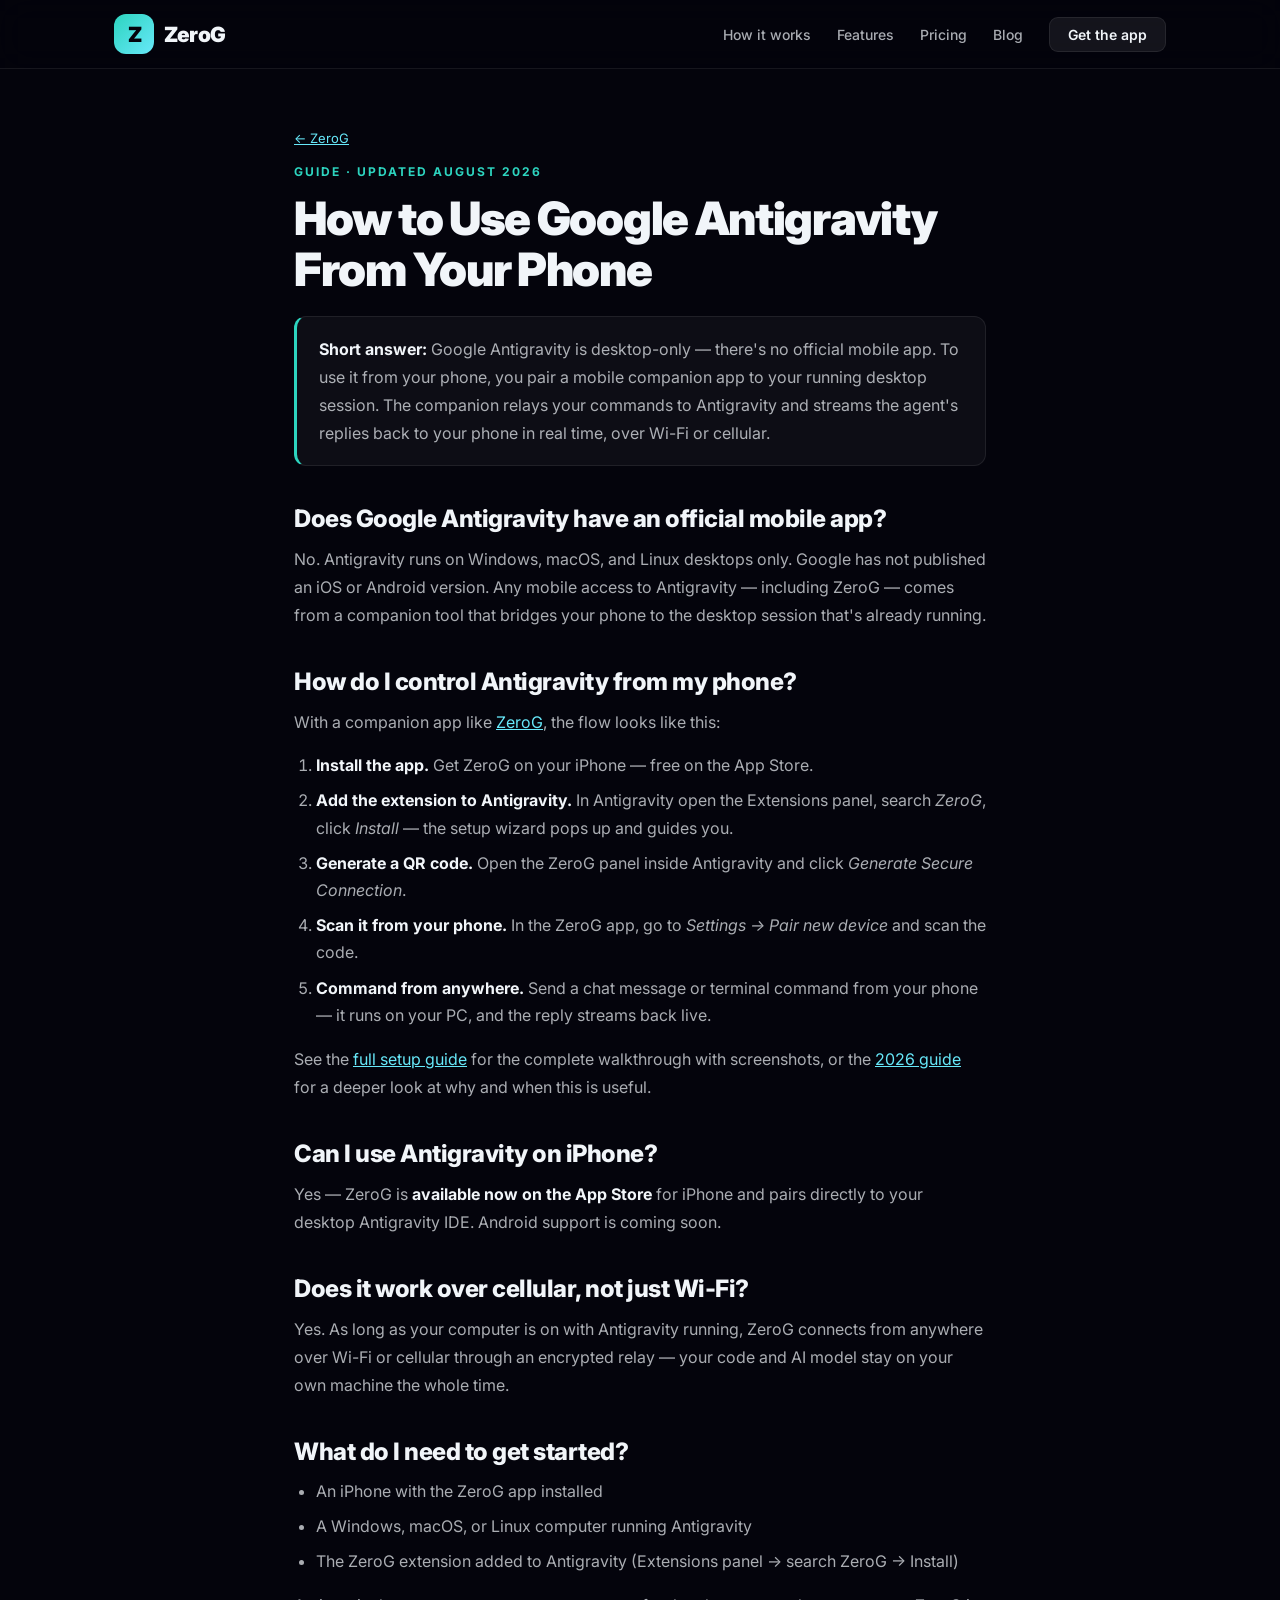
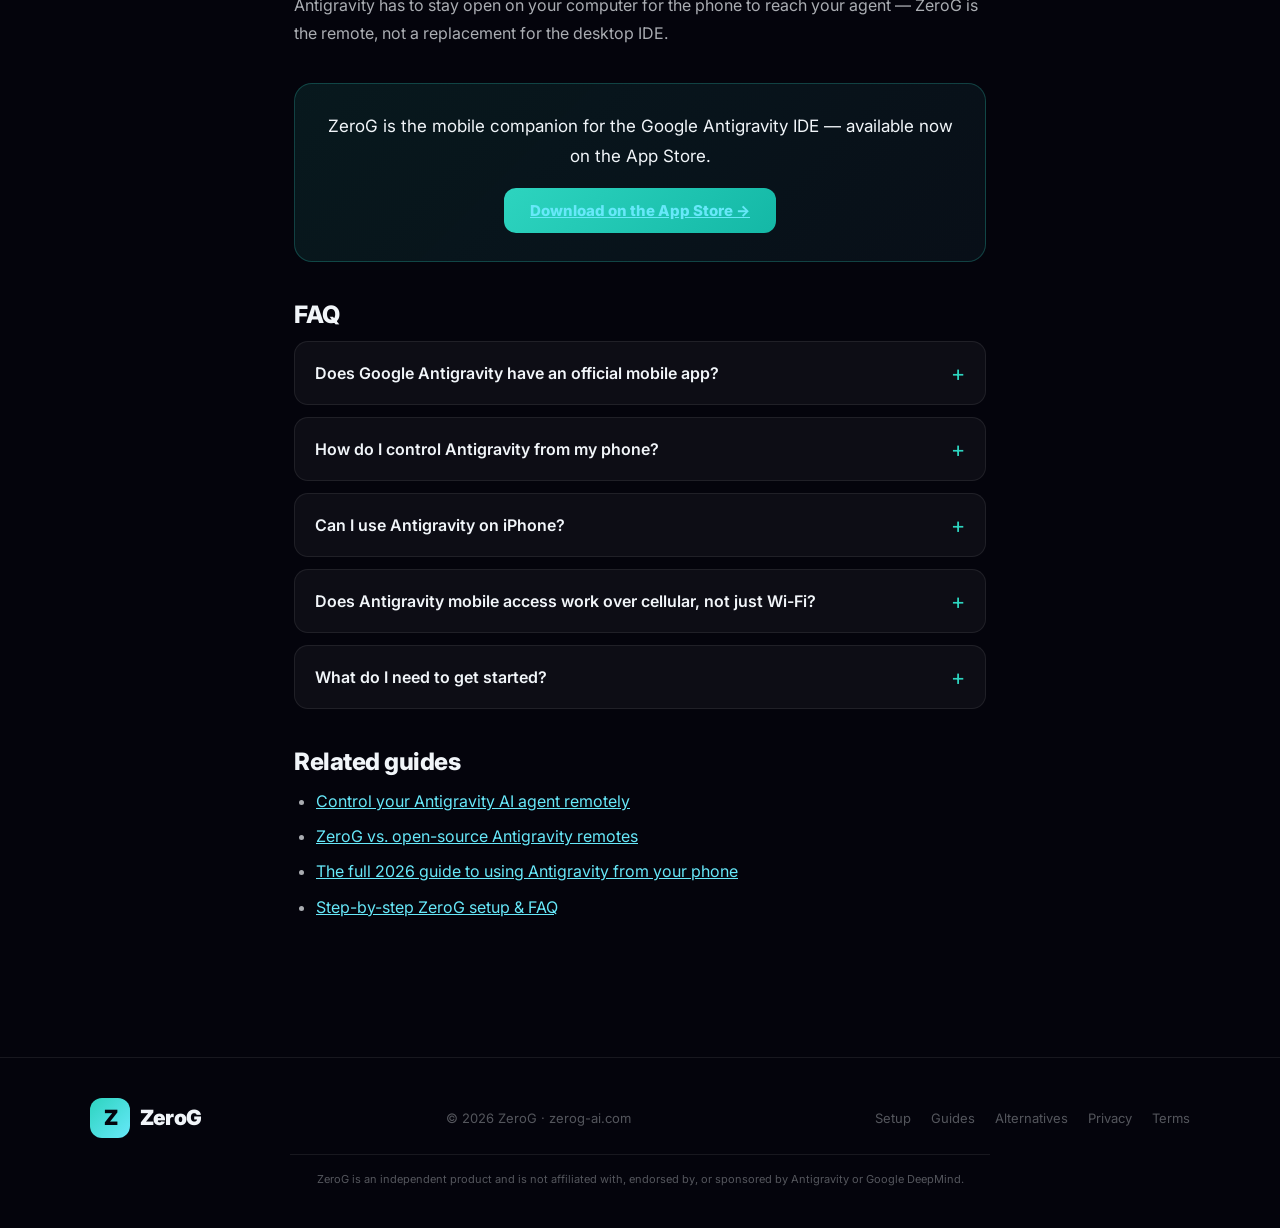
<file: antigravity-mobile.html>
<!DOCTYPE html>
<html lang="en">
<head>
  <meta charset="UTF-8" />
  <meta name="viewport" content="width=device-width, initial-scale=1.0" />
  <title>How to Use Google Antigravity From Your Phone (2026) — ZeroG</title>
  <meta name="description" content="Google Antigravity has no official mobile app. Here's the short, direct answer on how to use Antigravity on your phone in 2026 — control Antigravity from your phone with a mobile companion app." />
  <link rel="canonical" href="https://zerog-ai.com/antigravity-mobile" />
  <meta property="og:type" content="article" />
  <meta property="og:title" content="How to Use Google Antigravity From Your Phone (2026)" />
  <meta property="og:description" content="Google Antigravity has no official mobile app. Here's the short, direct answer on how to control Antigravity from your phone in 2026." />
  <meta property="og:image" content="https://zerog-ai.com/assets/og-image.png" />
  <meta property="og:image:width" content="1200" />
  <meta property="og:image:height" content="630" />
  <meta property="og:url" content="https://zerog-ai.com/antigravity-mobile" />
  <meta name="twitter:card" content="summary_large_image" />
  <meta name="twitter:site" content="@getzerog" />
  <meta name="twitter:title" content="How to Use Google Antigravity From Your Phone (2026)" />
  <meta name="twitter:description" content="Google Antigravity has no official mobile app. Here's the short, direct answer on how to control Antigravity from your phone in 2026." />
  <meta name="twitter:image" content="https://zerog-ai.com/assets/og-image.png" />
  <link rel="preconnect" href="https://fonts.googleapis.com" />
  <link rel="preconnect" href="https://fonts.gstatic.com" crossorigin />
  <link href="https://fonts.googleapis.com/css2?family=Inter:wght@300;400;500;600;700;800;900&display=swap" rel="stylesheet" />
  <script type="application/ld+json">
  {"@context":"https://schema.org","@type":"Article","headline":"How to Use Google Antigravity From Your Phone (2026)","description":"Google Antigravity has no official mobile app. Here's the short, direct answer on how to control Antigravity from your phone in 2026.","image":"https://zerog-ai.com/assets/og-image.png","datePublished":"2026-08-02","dateModified":"2026-08-02","author":{"@type":"Organization","name":"ZeroG"},"publisher":{"@type":"Organization","name":"ZeroG","logo":{"@type":"ImageObject","url":"https://zerog-ai.com/assets/app-icon.png"}},"mainEntityOfPage":"https://zerog-ai.com/antigravity-mobile"}
  </script>
  <script type="application/ld+json">
  {"@context":"https://schema.org","@type":"FAQPage","mainEntity":[
  {"@type":"Question","name":"Does Google Antigravity have an official mobile app?","acceptedAnswer":{"@type":"Answer","text":"No. Antigravity is desktop-only — it runs on Windows, macOS, and Linux. There is no official Antigravity app for iPhone or Android."}},
  {"@type":"Question","name":"How do I control Antigravity from my phone?","acceptedAnswer":{"@type":"Answer","text":"Pair a mobile companion app to your running Antigravity session. With ZeroG, you install the ZeroG extension in Antigravity, generate a QR code, and scan it from the ZeroG iPhone app. Your phone then sends commands to Antigravity and streams the agent's replies back live."}},
  {"@type":"Question","name":"Can I use Antigravity on iPhone?","acceptedAnswer":{"@type":"Answer","text":"Yes. ZeroG is available now on the App Store for iPhone and connects to your desktop Antigravity IDE. Android support is coming soon."}},
  {"@type":"Question","name":"Does Antigravity mobile access work over cellular, not just Wi-Fi?","acceptedAnswer":{"@type":"Answer","text":"Yes. As long as your computer is on with Antigravity running, a companion app like ZeroG connects over Wi-Fi or cellular from anywhere."}},
  {"@type":"Question","name":"What do I need to get started?","acceptedAnswer":{"@type":"Answer","text":"An iPhone with the ZeroG app installed, and a computer running Antigravity with the ZeroG extension added. Pairing takes about a minute."}}
  ]}
  </script>
  <style>
*,*::before,*::after{box-sizing:border-box;margin:0;padding:0}
:root{--bg:#04040c;--surface:rgba(255,255,255,0.04);--surface-2:rgba(255,255,255,0.07);--border:rgba(255,255,255,0.08);--text:#f1f5f9;--text-2:rgba(241,245,249,0.7);--muted:rgba(241,245,249,0.34);--accent:#2dd4bf;--accent-2:#67e8f9;--green:#22c55e}
html{scroll-behavior:smooth}
body{font-family:'Inter',sans-serif;background:var(--bg);color:var(--text);-webkit-font-smoothing:antialiased;overflow-x:hidden}
.nav{position:fixed;top:0;left:0;right:0;z-index:100;backdrop-filter:blur(16px);-webkit-backdrop-filter:blur(16px);border-bottom:1px solid var(--border);background:rgba(4,4,12,0.72)}
.nav-inner{max-width:1100px;margin:0 auto;padding:14px 24px;display:flex;align-items:center;justify-content:space-between}
.nav-logo{display:flex;align-items:center;gap:10px;text-decoration:none}
.logo-mark{width:40px;height:40px;background:linear-gradient(135deg,var(--accent),var(--accent-2));border-radius:12px;display:flex;align-items:center;justify-content:center;font-weight:900;font-size:21px;color:#04040c;letter-spacing:-1px}
.logo-text{font-size:21px;font-weight:900;letter-spacing:-0.8px;color:var(--text)}
.nav-links{display:flex;align-items:center;gap:26px}
.nav-links a{color:var(--text-2);text-decoration:none;font-size:14px;font-weight:500;transition:color .2s}
.nav-links a:hover{color:var(--text)}
.nav-cta{background:var(--surface-2);border:1px solid var(--border);color:var(--text)!important;padding:8px 18px;border-radius:9px;font-weight:600!important}
.article{max-width:740px;margin:0 auto;padding:130px 24px 70px}
.crumb{font-size:13px;color:var(--muted);margin-bottom:18px}
.crumb a{color:var(--accent);text-decoration:none}
.meta{font-size:12px;font-weight:700;letter-spacing:2px;color:var(--accent);margin-bottom:14px}
.article h1{font-size:clamp(30px,4.5vw,46px);font-weight:900;letter-spacing:-1.3px;line-height:1.1;margin-bottom:22px}
.lede{font-size:18px;line-height:1.65;color:var(--text-2);background:var(--surface);border:1px solid var(--border);border-left:3px solid var(--accent);border-radius:12px;padding:18px 22px;margin-bottom:30px}
.lede strong{color:var(--text)}
.article h2{font-size:24px;font-weight:800;letter-spacing:-.5px;margin:38px 0 12px}
.article h3{font-size:18px;font-weight:700;margin:24px 0 8px}
.article p{font-size:16px;line-height:1.75;color:var(--text-2);margin-bottom:16px}
.article ul,.article ol{margin:0 0 16px 22px}
.article li{font-size:16px;line-height:1.7;color:var(--text-2);margin-bottom:8px}
.article a{color:var(--accent-2);text-decoration:underline}
.article strong{color:var(--text)}
.cta-box{background:linear-gradient(135deg,rgba(45,212,191,0.1),rgba(103,232,249,0.05));border:1px solid rgba(45,212,191,0.25);border-radius:18px;padding:28px 30px;margin:36px 0 10px;text-align:center}
.cta-box p{font-size:17px;color:var(--text);margin-bottom:16px}
.btn{display:inline-flex;align-items:center;gap:8px;background:linear-gradient(135deg,var(--accent),#14b8a6);color:#04241f;font-weight:800;font-size:15px;padding:13px 26px;border-radius:12px;text-decoration:none}
.faq-list details{background:var(--surface);border:1px solid var(--border);border-radius:14px;padding:0 20px;margin-bottom:12px}
.faq-list details[open]{background:var(--surface-2)}
.faq-list summary{font-size:16px;font-weight:600;padding:18px 0;cursor:pointer;list-style:none;display:flex;justify-content:space-between;align-items:center;gap:12px;color:var(--text)}
.faq-list summary::-webkit-details-marker{display:none}
.faq-list summary::after{content:'+';color:var(--accent);font-size:22px;font-weight:400;flex-shrink:0}
.faq-list details[open] summary::after{content:'–'}
.faq-list p{font-size:15px;line-height:1.7;color:var(--text-2);padding:0 0 20px;margin:0}
.related{margin-top:14px}
.footer{padding:40px 24px;border-top:1px solid var(--border);margin-top:50px}
.footer-inner{max-width:1100px;margin:0 auto;display:flex;align-items:center;justify-content:space-between;flex-wrap:wrap;gap:16px}
.footer-copy{font-size:13px;color:var(--muted)}
.footer-links{display:flex;gap:20px;flex-wrap:wrap}
.footer-links a{font-size:13px;color:var(--muted);text-decoration:none}
.footer-links a:hover{color:var(--text-2)}
.disc{font-size:11px;color:var(--muted);text-align:center;max-width:700px;margin:16px auto 0;padding-top:16px;border-top:1px solid var(--border);line-height:1.6}
@media(max-width:600px){.nav-links a:not(.nav-cta){display:none}}
  </style>
  <!-- Cloudflare Web Analytics --><script defer src="https://static.cloudflareinsights.com/beacon.min.js" data-cf-beacon='{"token": "cb9efad6dc3a477e81ec0faf9c66489c"}'></script><!-- End Cloudflare Web Analytics -->
  <!-- Microsoft Clarity (session replay + heatmaps; disclosed in /privacy §7) --><script type="text/javascript">(function(c,l,a,r,i,t,y){c[a]=c[a]||function(){(c[a].q=c[a].q||[]).push(arguments)};t=l.createElement(r);t.async=1;t.src="https://www.clarity.ms/tag/"+i;y=l.getElementsByTagName(r)[0];y.parentNode.insertBefore(t,y);})(window, document, "clarity", "script", "xen0wwx0p0");</script>
</head>
<body>
  <nav class="nav">
    <div class="nav-inner">
      <a href="/" class="nav-logo"><span class="logo-mark">Z</span><span class="logo-text">ZeroG</span></a>
      <div class="nav-links">
        <a href="/#how">How it works</a>
        <a href="/#features">Features</a>
        <a href="/#pricing">Pricing</a>
        <a href="/blog/">Blog</a>
        <a href="/#download" class="nav-cta">Get the app</a>
      </div>
    </div>
  </nav>

  <article class="article">
    <div class="crumb"><a href="/">← ZeroG</a></div>
    <div class="meta">GUIDE · UPDATED AUGUST 2026</div>
    <h1>How to Use Google Antigravity From Your Phone</h1>

    <p class="lede"><strong>Short answer:</strong> Google Antigravity is desktop-only — there's no official mobile app. To use it from your phone, you pair a mobile companion app to your running desktop session. The companion relays your commands to Antigravity and streams the agent's replies back to your phone in real time, over Wi-Fi or cellular.</p>

    <h2>Does Google Antigravity have an official mobile app?</h2>
    <p>No. Antigravity runs on Windows, macOS, and Linux desktops only. Google has not published an iOS or Android version. Any mobile access to Antigravity — including ZeroG — comes from a companion tool that bridges your phone to the desktop session that's already running.</p>

    <h2>How do I control Antigravity from my phone?</h2>
    <p>With a companion app like <a href="/">ZeroG</a>, the flow looks like this:</p>
    <ol>
      <li><strong>Install the app.</strong> Get ZeroG on your iPhone — free on the App Store.</li>
      <li><strong>Add the extension to Antigravity.</strong> In Antigravity open the Extensions panel, search <em>ZeroG</em>, click <em>Install</em> — the setup wizard pops up and guides you.</li>
      <li><strong>Generate a QR code.</strong> Open the ZeroG panel inside Antigravity and click <em>Generate Secure Connection</em>.</li>
      <li><strong>Scan it from your phone.</strong> In the ZeroG app, go to <em>Settings → Pair new device</em> and scan the code.</li>
      <li><strong>Command from anywhere.</strong> Send a chat message or terminal command from your phone — it runs on your PC, and the reply streams back live.</li>
    </ol>
    <p>See the <a href="/connect">full setup guide</a> for the complete walkthrough with screenshots, or the <a href="/blog/use-antigravity-from-your-phone">2026 guide</a> for a deeper look at why and when this is useful.</p>

    <h2>Can I use Antigravity on iPhone?</h2>
    <p>Yes — ZeroG is <strong>available now on the App Store</strong> for iPhone and pairs directly to your desktop Antigravity IDE. Android support is coming soon.</p>

    <h2>Does it work over cellular, not just Wi-Fi?</h2>
    <p>Yes. As long as your computer is on with Antigravity running, ZeroG connects from anywhere over Wi-Fi or cellular through an encrypted relay — your code and AI model stay on your own machine the whole time.</p>

    <h2>What do I need to get started?</h2>
    <ul>
      <li>An iPhone with the ZeroG app installed</li>
      <li>A Windows, macOS, or Linux computer running Antigravity</li>
      <li>The ZeroG extension added to Antigravity (Extensions panel → search ZeroG → Install)</li>
    </ul>
    <p>Antigravity has to stay open on your computer for the phone to reach your agent — ZeroG is the remote, not a replacement for the desktop IDE.</p>

    <div class="cta-box">
      <p>ZeroG is the mobile companion for the Google Antigravity IDE — available now on the App Store.</p>
      <a href="https://apps.apple.com/us/app/zerog-remote-for-antigravity/id6763589468" target="_blank" rel="noopener" class="btn">Download on the App Store →</a>
    </div>

    <h2>FAQ</h2>
    <div class="faq-list">
      <details>
        <summary>Does Google Antigravity have an official mobile app?</summary>
        <p>No. Antigravity is desktop-only — it runs on Windows, macOS, and Linux. There is no official Antigravity app for iPhone or Android.</p>
      </details>
      <details>
        <summary>How do I control Antigravity from my phone?</summary>
        <p>Pair a mobile companion app to your running Antigravity session. With ZeroG, you install the ZeroG extension in Antigravity, generate a QR code, and scan it from the ZeroG iPhone app. Your phone then sends commands to Antigravity and streams the agent's replies back live.</p>
      </details>
      <details>
        <summary>Can I use Antigravity on iPhone?</summary>
        <p>Yes. ZeroG is available now on the App Store for iPhone and connects to your desktop Antigravity IDE. Android support is coming soon.</p>
      </details>
      <details>
        <summary>Does Antigravity mobile access work over cellular, not just Wi-Fi?</summary>
        <p>Yes. As long as your computer is on with Antigravity running, a companion app like ZeroG connects over Wi-Fi or cellular from anywhere.</p>
      </details>
      <details>
        <summary>What do I need to get started?</summary>
        <p>An iPhone with the ZeroG app installed, and a computer running Antigravity with the ZeroG extension added. Pairing takes about a minute.</p>
      </details>
    </div>

    <h2 class="related">Related guides</h2>
    <ul>
      <li><a href="/antigravity-remote-control">Control your Antigravity AI agent remotely</a></li>
      <li><a href="/alternatives">ZeroG vs. open-source Antigravity remotes</a></li>
      <li><a href="/blog/use-antigravity-from-your-phone">The full 2026 guide to using Antigravity from your phone</a></li>
      <li><a href="/connect">Step-by-step ZeroG setup &amp; FAQ</a></li>
    </ul>
  </article>

  <footer class="footer">
    <div class="footer-inner">
      <a href="/" class="nav-logo"><span class="logo-mark">Z</span><span class="logo-text">ZeroG</span></a>
      <p class="footer-copy">© 2026 ZeroG · zerog-ai.com</p>
      <div class="footer-links">
        <a href="/connect">Setup</a>
        <a href="/blog/">Guides</a>
        <a href="/alternatives">Alternatives</a>
        <a href="/privacy">Privacy</a>
        <a href="/terms">Terms</a>
      </div>
    </div>
    <p class="disc">ZeroG is an independent product and is not affiliated with, endorsed by, or sponsored by Antigravity or Google DeepMind.</p>
  </footer>
<script src="/track.js" defer></script>
</body>
</html>
</file>
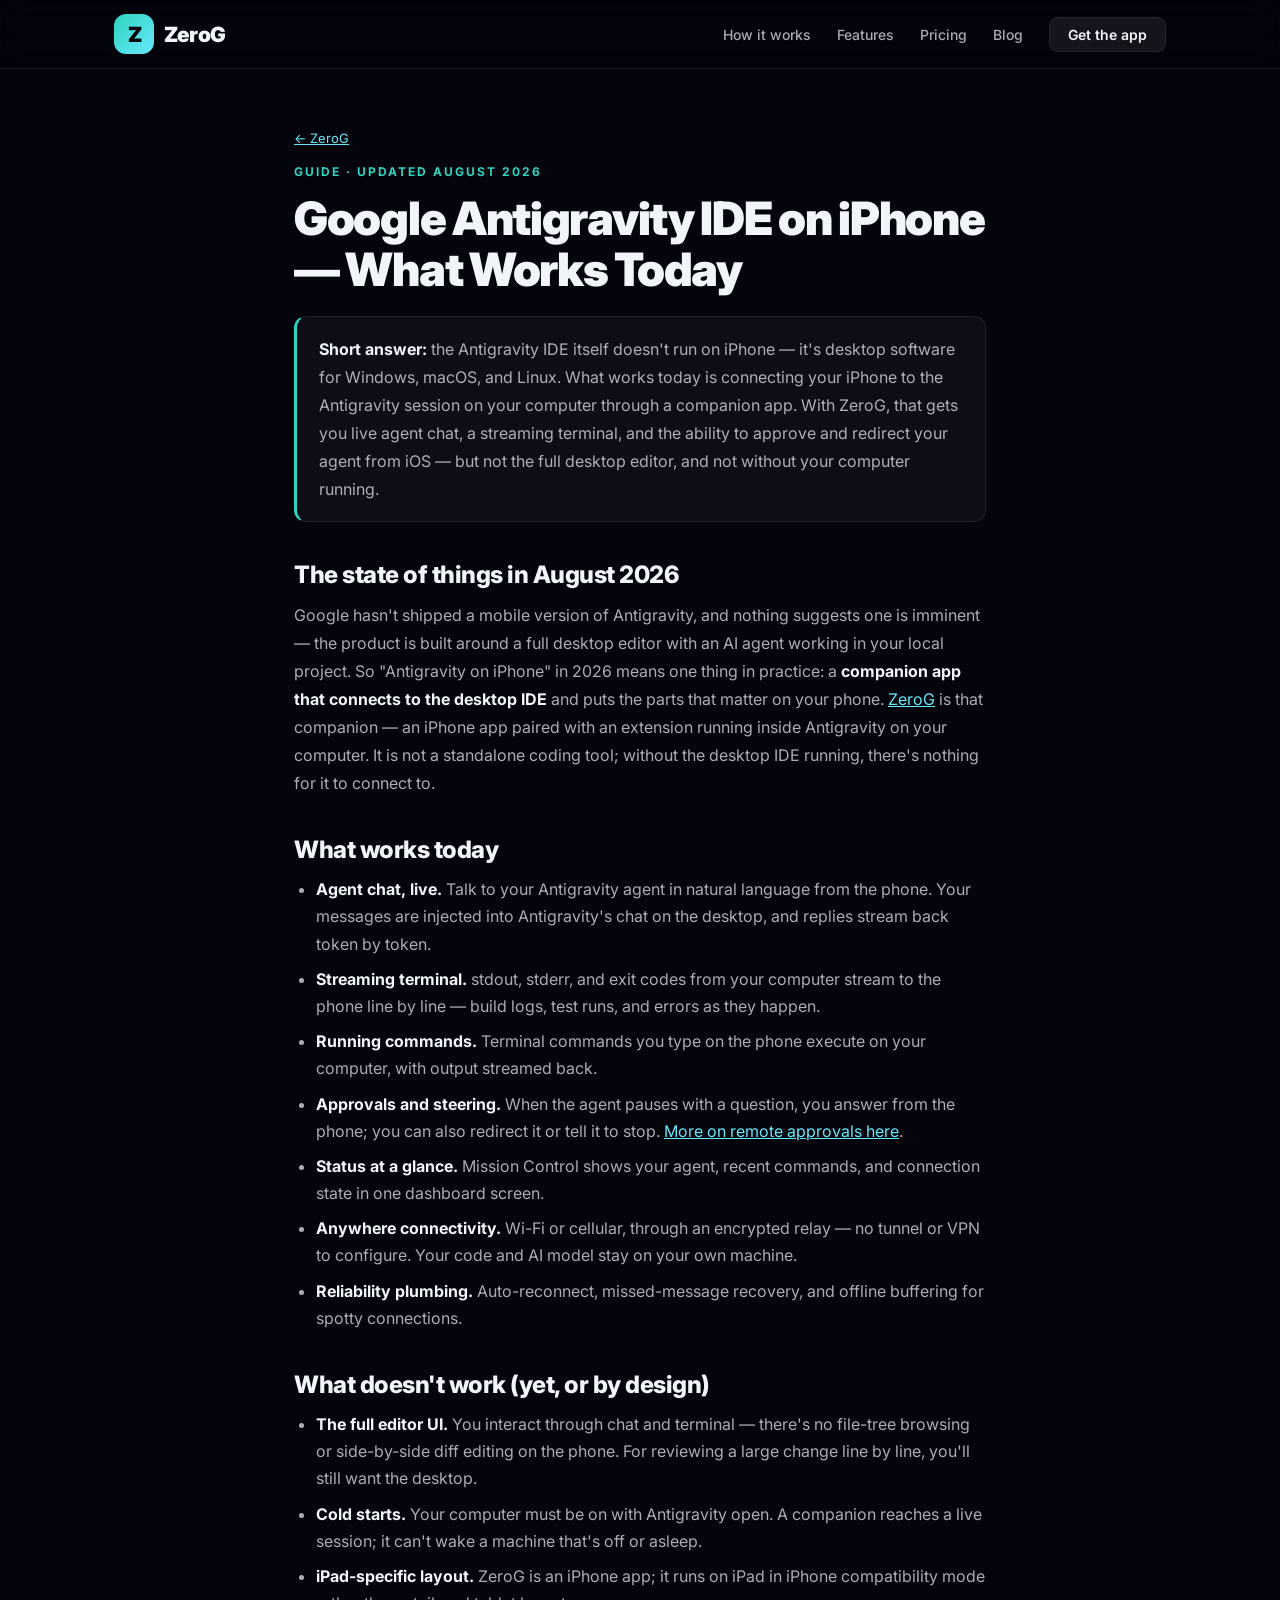
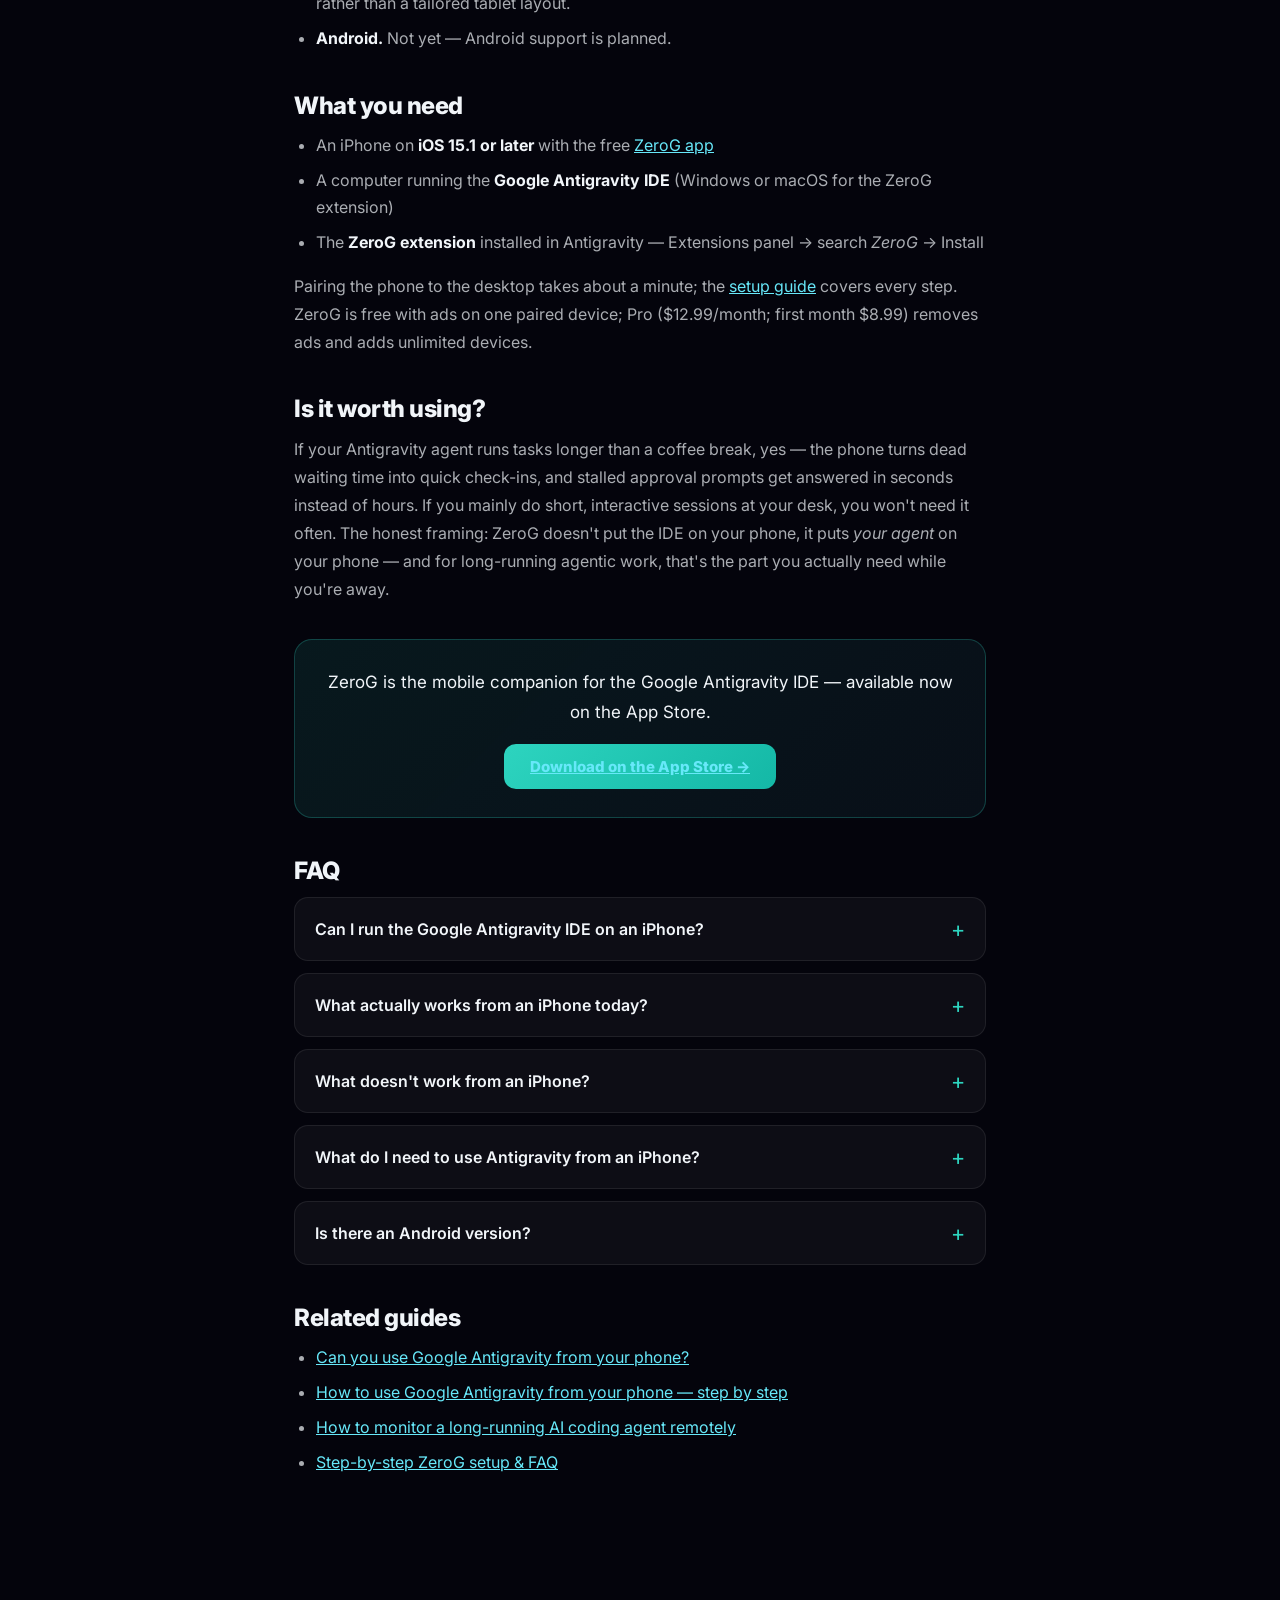
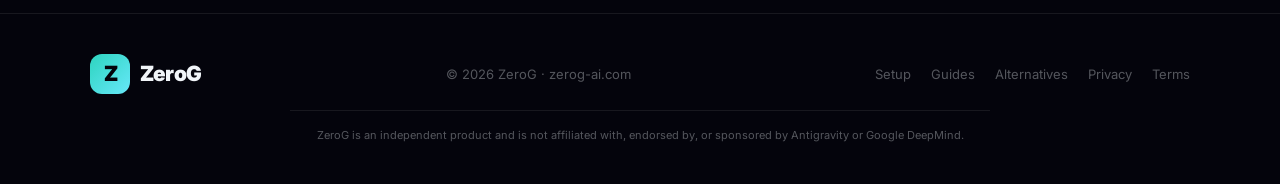
<file: antigravity-on-iphone.html>
<!DOCTYPE html>
<html lang="en">
<head>
  <meta charset="UTF-8" />
  <meta name="viewport" content="width=device-width, initial-scale=1.0" />
  <title>Google Antigravity IDE on iPhone — What Works Today (2026) — ZeroG</title>
  <meta name="description" content="There's no Antigravity app for iPhone — but you can chat with your agent, watch the terminal, and approve actions from iOS today via a companion app. An honest rundown of what works, what doesn't, and what you need." />
  <link rel="canonical" href="https://zerog-ai.com/antigravity-on-iphone" />
  <meta property="og:type" content="article" />
  <meta property="og:title" content="Google Antigravity IDE on iPhone — What Works Today (2026)" />
  <meta property="og:description" content="An honest rundown of using the Google Antigravity IDE from an iPhone in 2026: what works today, what doesn't, and what you need." />
  <meta property="og:image" content="https://zerog-ai.com/assets/og-image.png" />
  <meta property="og:image:width" content="1200" />
  <meta property="og:image:height" content="630" />
  <meta property="og:url" content="https://zerog-ai.com/antigravity-on-iphone" />
  <meta name="twitter:card" content="summary_large_image" />
  <meta name="twitter:site" content="@getzerog" />
  <meta name="twitter:title" content="Google Antigravity IDE on iPhone — What Works Today (2026)" />
  <meta name="twitter:description" content="An honest rundown of using the Google Antigravity IDE from an iPhone in 2026: what works today, what doesn't, and what you need." />
  <meta name="twitter:image" content="https://zerog-ai.com/assets/og-image.png" />
  <link rel="preconnect" href="https://fonts.googleapis.com" />
  <link rel="preconnect" href="https://fonts.gstatic.com" crossorigin />
  <link href="https://fonts.googleapis.com/css2?family=Inter:wght@300;400;500;600;700;800;900&display=swap" rel="stylesheet" />
  <script type="application/ld+json">
  {"@context":"https://schema.org","@type":"Article","headline":"Google Antigravity IDE on iPhone — What Works Today (2026)","description":"An honest rundown of using the Google Antigravity IDE from an iPhone in 2026: what works today, what doesn't, and what you need.","image":"https://zerog-ai.com/assets/og-image.png","datePublished":"2026-08-05","dateModified":"2026-08-05","author":{"@type":"Organization","name":"ZeroG"},"publisher":{"@type":"Organization","name":"ZeroG","logo":{"@type":"ImageObject","url":"https://zerog-ai.com/assets/app-icon.png"}},"mainEntityOfPage":"https://zerog-ai.com/antigravity-on-iphone"}
  </script>
  <script type="application/ld+json">
  {"@context":"https://schema.org","@type":"SoftwareApplication","name":"ZeroG: Remote for Antigravity","alternateName":"ZeroG","applicationCategory":"DeveloperApplication","operatingSystem":"iOS 15.1+","description":"ZeroG is the mobile companion for the Google Antigravity AI IDE. It requires the desktop Antigravity IDE to be running — ZeroG does not work standalone. Send commands, run terminal commands, and watch your AI agent's responses stream live from your phone.","url":"https://zerog-ai.com/","downloadUrl":"https://apps.apple.com/us/app/id6763589468","image":"https://zerog-ai.com/assets/og-image.png","offers":[{"@type":"Offer","name":"Free","price":"0","priceCurrency":"USD","description":"Full access, ad-supported. 1 paired device."},{"@type":"Offer","name":"Pro","price":"12.99","priceCurrency":"USD","description":"No ads, unlimited devices, priority relay & support."}],"publisher":{"@type":"Organization","name":"ZeroG"}}
  </script>
  <script type="application/ld+json">
  {"@context":"https://schema.org","@type":"FAQPage","mainEntity":[
  {"@type":"Question","name":"Can I run the Google Antigravity IDE on an iPhone?","acceptedAnswer":{"@type":"Answer","text":"Not directly — Antigravity is a desktop IDE for Windows, macOS, and Linux, and there's no iOS version. What you can do today is connect your iPhone to the Antigravity session running on your computer with a companion app like ZeroG, which streams the agent's chat and terminal to your phone and sends your input back."}},
  {"@type":"Question","name":"What actually works from an iPhone today?","acceptedAnswer":{"@type":"Answer","text":"Chatting with your Antigravity agent with live streaming replies, watching terminal output (stdout, stderr, exit codes) in real time, running terminal commands on your computer, answering the agent's questions and approving or redirecting its work, and checking session status — over Wi-Fi or cellular."}},
  {"@type":"Question","name":"What doesn't work from an iPhone?","acceptedAnswer":{"@type":"Answer","text":"You don't get Antigravity's full desktop editor UI on the phone — no file-tree browsing or side-by-side diff editing — and you can't start Antigravity remotely on a computer that's off or asleep. The desktop IDE must already be running."}},
  {"@type":"Question","name":"What do I need to use Antigravity from an iPhone?","acceptedAnswer":{"@type":"Answer","text":"Three things: an iPhone on iOS 15.1 or later with the free ZeroG app, a computer running the Antigravity IDE, and the ZeroG extension installed in Antigravity. Pairing them takes about a minute."}},
  {"@type":"Question","name":"Is there an Android version?","acceptedAnswer":{"@type":"Answer","text":"Not yet — ZeroG is iPhone-only today, with Android support planned."}}
  ]}
  </script>
  <style>
*,*::before,*::after{box-sizing:border-box;margin:0;padding:0}
:root{--bg:#04040c;--surface:rgba(255,255,255,0.04);--surface-2:rgba(255,255,255,0.07);--border:rgba(255,255,255,0.08);--text:#f1f5f9;--text-2:rgba(241,245,249,0.7);--muted:rgba(241,245,249,0.34);--accent:#2dd4bf;--accent-2:#67e8f9;--green:#22c55e}
html{scroll-behavior:smooth}
body{font-family:'Inter',sans-serif;background:var(--bg);color:var(--text);-webkit-font-smoothing:antialiased;overflow-x:hidden}
.nav{position:fixed;top:0;left:0;right:0;z-index:100;backdrop-filter:blur(16px);-webkit-backdrop-filter:blur(16px);border-bottom:1px solid var(--border);background:rgba(4,4,12,0.72)}
.nav-inner{max-width:1100px;margin:0 auto;padding:14px 24px;display:flex;align-items:center;justify-content:space-between}
.nav-logo{display:flex;align-items:center;gap:10px;text-decoration:none}
.logo-mark{width:40px;height:40px;background:linear-gradient(135deg,var(--accent),var(--accent-2));border-radius:12px;display:flex;align-items:center;justify-content:center;font-weight:900;font-size:21px;color:#04040c;letter-spacing:-1px}
.logo-text{font-size:21px;font-weight:900;letter-spacing:-0.8px;color:var(--text)}
.nav-links{display:flex;align-items:center;gap:26px}
.nav-links a{color:var(--text-2);text-decoration:none;font-size:14px;font-weight:500;transition:color .2s}
.nav-links a:hover{color:var(--text)}
.nav-cta{background:var(--surface-2);border:1px solid var(--border);color:var(--text)!important;padding:8px 18px;border-radius:9px;font-weight:600!important}
.article{max-width:740px;margin:0 auto;padding:130px 24px 70px}
.crumb{font-size:13px;color:var(--muted);margin-bottom:18px}
.crumb a{color:var(--accent);text-decoration:none}
.meta{font-size:12px;font-weight:700;letter-spacing:2px;color:var(--accent);margin-bottom:14px}
.article h1{font-size:clamp(30px,4.5vw,46px);font-weight:900;letter-spacing:-1.3px;line-height:1.1;margin-bottom:22px}
.lede{font-size:18px;line-height:1.65;color:var(--text-2);background:var(--surface);border:1px solid var(--border);border-left:3px solid var(--accent);border-radius:12px;padding:18px 22px;margin-bottom:30px}
.lede strong{color:var(--text)}
.article h2{font-size:24px;font-weight:800;letter-spacing:-.5px;margin:38px 0 12px}
.article h3{font-size:18px;font-weight:700;margin:24px 0 8px}
.article p{font-size:16px;line-height:1.75;color:var(--text-2);margin-bottom:16px}
.article ul,.article ol{margin:0 0 16px 22px}
.article li{font-size:16px;line-height:1.7;color:var(--text-2);margin-bottom:8px}
.article a{color:var(--accent-2);text-decoration:underline}
.article strong{color:var(--text)}
.cta-box{background:linear-gradient(135deg,rgba(45,212,191,0.1),rgba(103,232,249,0.05));border:1px solid rgba(45,212,191,0.25);border-radius:18px;padding:28px 30px;margin:36px 0 10px;text-align:center}
.cta-box p{font-size:17px;color:var(--text);margin-bottom:16px}
.btn{display:inline-flex;align-items:center;gap:8px;background:linear-gradient(135deg,var(--accent),#14b8a6);color:#04241f;font-weight:800;font-size:15px;padding:13px 26px;border-radius:12px;text-decoration:none}
.faq-list details{background:var(--surface);border:1px solid var(--border);border-radius:14px;padding:0 20px;margin-bottom:12px}
.faq-list details[open]{background:var(--surface-2)}
.faq-list summary{font-size:16px;font-weight:600;padding:18px 0;cursor:pointer;list-style:none;display:flex;justify-content:space-between;align-items:center;gap:12px;color:var(--text)}
.faq-list summary::-webkit-details-marker{display:none}
.faq-list summary::after{content:'+';color:var(--accent);font-size:22px;font-weight:400;flex-shrink:0}
.faq-list details[open] summary::after{content:'–'}
.faq-list p{font-size:15px;line-height:1.7;color:var(--text-2);padding:0 0 20px;margin:0}
.related{margin-top:14px}
.footer{padding:40px 24px;border-top:1px solid var(--border);margin-top:50px}
.footer-inner{max-width:1100px;margin:0 auto;display:flex;align-items:center;justify-content:space-between;flex-wrap:wrap;gap:16px}
.footer-copy{font-size:13px;color:var(--muted)}
.footer-links{display:flex;gap:20px;flex-wrap:wrap}
.footer-links a{font-size:13px;color:var(--muted);text-decoration:none}
.footer-links a:hover{color:var(--text-2)}
.disc{font-size:11px;color:var(--muted);text-align:center;max-width:700px;margin:16px auto 0;padding-top:16px;border-top:1px solid var(--border);line-height:1.6}
@media(max-width:600px){.nav-links a:not(.nav-cta){display:none}}
  </style>
  <!-- Cloudflare Web Analytics --><script defer src="https://static.cloudflareinsights.com/beacon.min.js" data-cf-beacon='{"token": "cb9efad6dc3a477e81ec0faf9c66489c"}'></script><!-- End Cloudflare Web Analytics -->
  <!-- Microsoft Clarity (session replay + heatmaps; disclosed in /privacy §7) --><script type="text/javascript">(function(c,l,a,r,i,t,y){c[a]=c[a]||function(){(c[a].q=c[a].q||[]).push(arguments)};t=l.createElement(r);t.async=1;t.src="https://www.clarity.ms/tag/"+i;y=l.getElementsByTagName(r)[0];y.parentNode.insertBefore(t,y);})(window, document, "clarity", "script", "xen0wwx0p0");</script>
</head>
<body>
  <nav class="nav">
    <div class="nav-inner">
      <a href="/" class="nav-logo"><span class="logo-mark">Z</span><span class="logo-text">ZeroG</span></a>
      <div class="nav-links">
        <a href="/#how">How it works</a>
        <a href="/#features">Features</a>
        <a href="/#pricing">Pricing</a>
        <a href="/blog/">Blog</a>
        <a href="/#download" class="nav-cta">Get the app</a>
      </div>
    </div>
  </nav>

  <article class="article">
    <div class="crumb"><a href="/">← ZeroG</a></div>
    <div class="meta">GUIDE · UPDATED AUGUST 2026</div>
    <h1>Google Antigravity IDE on iPhone — What Works Today</h1>

    <p class="lede"><strong>Short answer:</strong> the Antigravity IDE itself doesn't run on iPhone — it's desktop software for Windows, macOS, and Linux. What works today is connecting your iPhone to the Antigravity session on your computer through a companion app. With ZeroG, that gets you live agent chat, a streaming terminal, and the ability to approve and redirect your agent from iOS — but not the full desktop editor, and not without your computer running.</p>

    <h2>The state of things in August 2026</h2>
    <p>Google hasn't shipped a mobile version of Antigravity, and nothing suggests one is imminent — the product is built around a full desktop editor with an AI agent working in your local project. So "Antigravity on iPhone" in 2026 means one thing in practice: a <strong>companion app that connects to the desktop IDE</strong> and puts the parts that matter on your phone. <a href="/">ZeroG</a> is that companion — an iPhone app paired with an extension running inside Antigravity on your computer. It is not a standalone coding tool; without the desktop IDE running, there's nothing for it to connect to.</p>

    <h2>What works today</h2>
    <ul>
      <li><strong>Agent chat, live.</strong> Talk to your Antigravity agent in natural language from the phone. Your messages are injected into Antigravity's chat on the desktop, and replies stream back token by token.</li>
      <li><strong>Streaming terminal.</strong> stdout, stderr, and exit codes from your computer stream to the phone line by line — build logs, test runs, and errors as they happen.</li>
      <li><strong>Running commands.</strong> Terminal commands you type on the phone execute on your computer, with output streamed back.</li>
      <li><strong>Approvals and steering.</strong> When the agent pauses with a question, you answer from the phone; you can also redirect it or tell it to stop. <a href="/approve-ai-agent-actions-remotely">More on remote approvals here</a>.</li>
      <li><strong>Status at a glance.</strong> Mission Control shows your agent, recent commands, and connection state in one dashboard screen.</li>
      <li><strong>Anywhere connectivity.</strong> Wi-Fi or cellular, through an encrypted relay — no tunnel or VPN to configure. Your code and AI model stay on your own machine.</li>
      <li><strong>Reliability plumbing.</strong> Auto-reconnect, missed-message recovery, and offline buffering for spotty connections.</li>
    </ul>

    <h2>What doesn't work (yet, or by design)</h2>
    <ul>
      <li><strong>The full editor UI.</strong> You interact through chat and terminal — there's no file-tree browsing or side-by-side diff editing on the phone. For reviewing a large change line by line, you'll still want the desktop.</li>
      <li><strong>Cold starts.</strong> Your computer must be on with Antigravity open. A companion reaches a live session; it can't wake a machine that's off or asleep.</li>
      <li><strong>iPad-specific layout.</strong> ZeroG is an iPhone app; it runs on iPad in iPhone compatibility mode rather than a tailored tablet layout.</li>
      <li><strong>Android.</strong> Not yet — Android support is planned.</li>
    </ul>

    <h2>What you need</h2>
    <ul>
      <li>An iPhone on <strong>iOS 15.1 or later</strong> with the free <a href="https://apps.apple.com/us/app/id6763589468" target="_blank" rel="noopener">ZeroG app</a></li>
      <li>A computer running the <strong>Google Antigravity IDE</strong> (Windows or macOS for the ZeroG extension)</li>
      <li>The <strong>ZeroG extension</strong> installed in Antigravity — Extensions panel → search <em>ZeroG</em> → Install</li>
    </ul>
    <p>Pairing the phone to the desktop takes about a minute; the <a href="/connect">setup guide</a> covers every step. ZeroG is free with ads on one paired device; Pro ($12.99/month; first month $8.99) removes ads and adds unlimited devices.</p>

    <h2>Is it worth using?</h2>
    <p>If your Antigravity agent runs tasks longer than a coffee break, yes — the phone turns dead waiting time into quick check-ins, and stalled approval prompts get answered in seconds instead of hours. If you mainly do short, interactive sessions at your desk, you won't need it often. The honest framing: ZeroG doesn't put the IDE on your phone, it puts <em>your agent</em> on your phone — and for long-running agentic work, that's the part you actually need while you're away.</p>

    <div class="cta-box">
      <p>ZeroG is the mobile companion for the Google Antigravity IDE — available now on the App Store.</p>
      <a href="https://apps.apple.com/us/app/id6763589468" target="_blank" rel="noopener" class="btn">Download on the App Store →</a>
    </div>

    <h2>FAQ</h2>
    <div class="faq-list">
      <details>
        <summary>Can I run the Google Antigravity IDE on an iPhone?</summary>
        <p>Not directly — Antigravity is a desktop IDE for Windows, macOS, and Linux, and there's no iOS version. What you can do today is connect your iPhone to the Antigravity session running on your computer with a companion app like ZeroG, which streams the agent's chat and terminal to your phone and sends your input back.</p>
      </details>
      <details>
        <summary>What actually works from an iPhone today?</summary>
        <p>Chatting with your Antigravity agent with live streaming replies, watching terminal output (stdout, stderr, exit codes) in real time, running terminal commands on your computer, answering the agent's questions and approving or redirecting its work, and checking session status — over Wi-Fi or cellular.</p>
      </details>
      <details>
        <summary>What doesn't work from an iPhone?</summary>
        <p>You don't get Antigravity's full desktop editor UI on the phone — no file-tree browsing or side-by-side diff editing — and you can't start Antigravity remotely on a computer that's off or asleep. The desktop IDE must already be running.</p>
      </details>
      <details>
        <summary>What do I need to use Antigravity from an iPhone?</summary>
        <p>Three things: an iPhone on iOS 15.1 or later with the free ZeroG app, a computer running the Antigravity IDE, and the ZeroG extension installed in Antigravity. Pairing them takes about a minute.</p>
      </details>
      <details>
        <summary>Is there an Android version?</summary>
        <p>Not yet — ZeroG is iPhone-only today, with Android support planned.</p>
      </details>
    </div>

    <h2 class="related">Related guides</h2>
    <ul>
      <li><a href="/antigravity-from-phone">Can you use Google Antigravity from your phone?</a></li>
      <li><a href="/antigravity-mobile">How to use Google Antigravity from your phone — step by step</a></li>
      <li><a href="/monitor-ai-agent-remotely">How to monitor a long-running AI coding agent remotely</a></li>
      <li><a href="/connect">Step-by-step ZeroG setup &amp; FAQ</a></li>
    </ul>
  </article>

  <footer class="footer">
    <div class="footer-inner">
      <a href="/" class="nav-logo"><span class="logo-mark">Z</span><span class="logo-text">ZeroG</span></a>
      <p class="footer-copy">© 2026 ZeroG · zerog-ai.com</p>
      <div class="footer-links">
        <a href="/connect">Setup</a>
        <a href="/blog/">Guides</a>
        <a href="/alternatives">Alternatives</a>
        <a href="/privacy">Privacy</a>
        <a href="/terms">Terms</a>
      </div>
    </div>
    <p class="disc">ZeroG is an independent product and is not affiliated with, endorsed by, or sponsored by Antigravity or Google DeepMind.</p>
  </footer>
<script src="/track.js" defer></script>
</body>
</html>
</file>
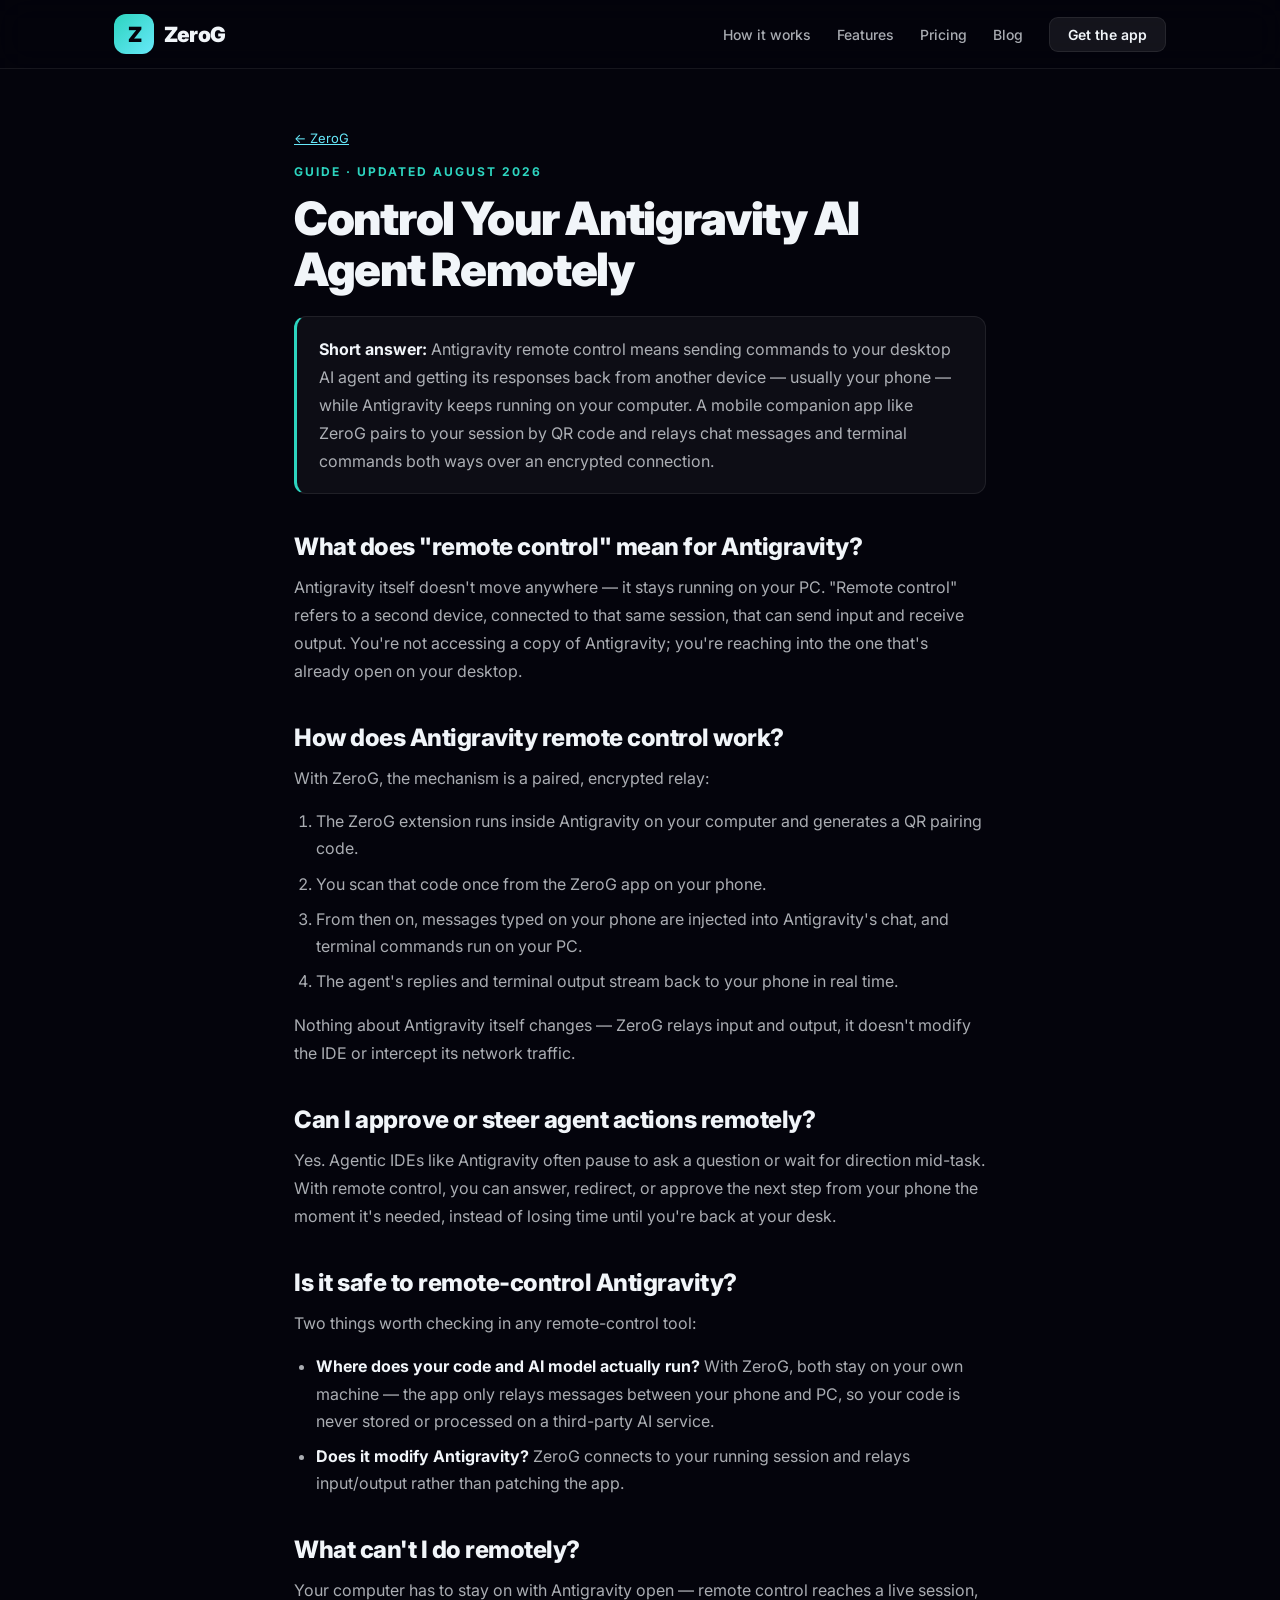
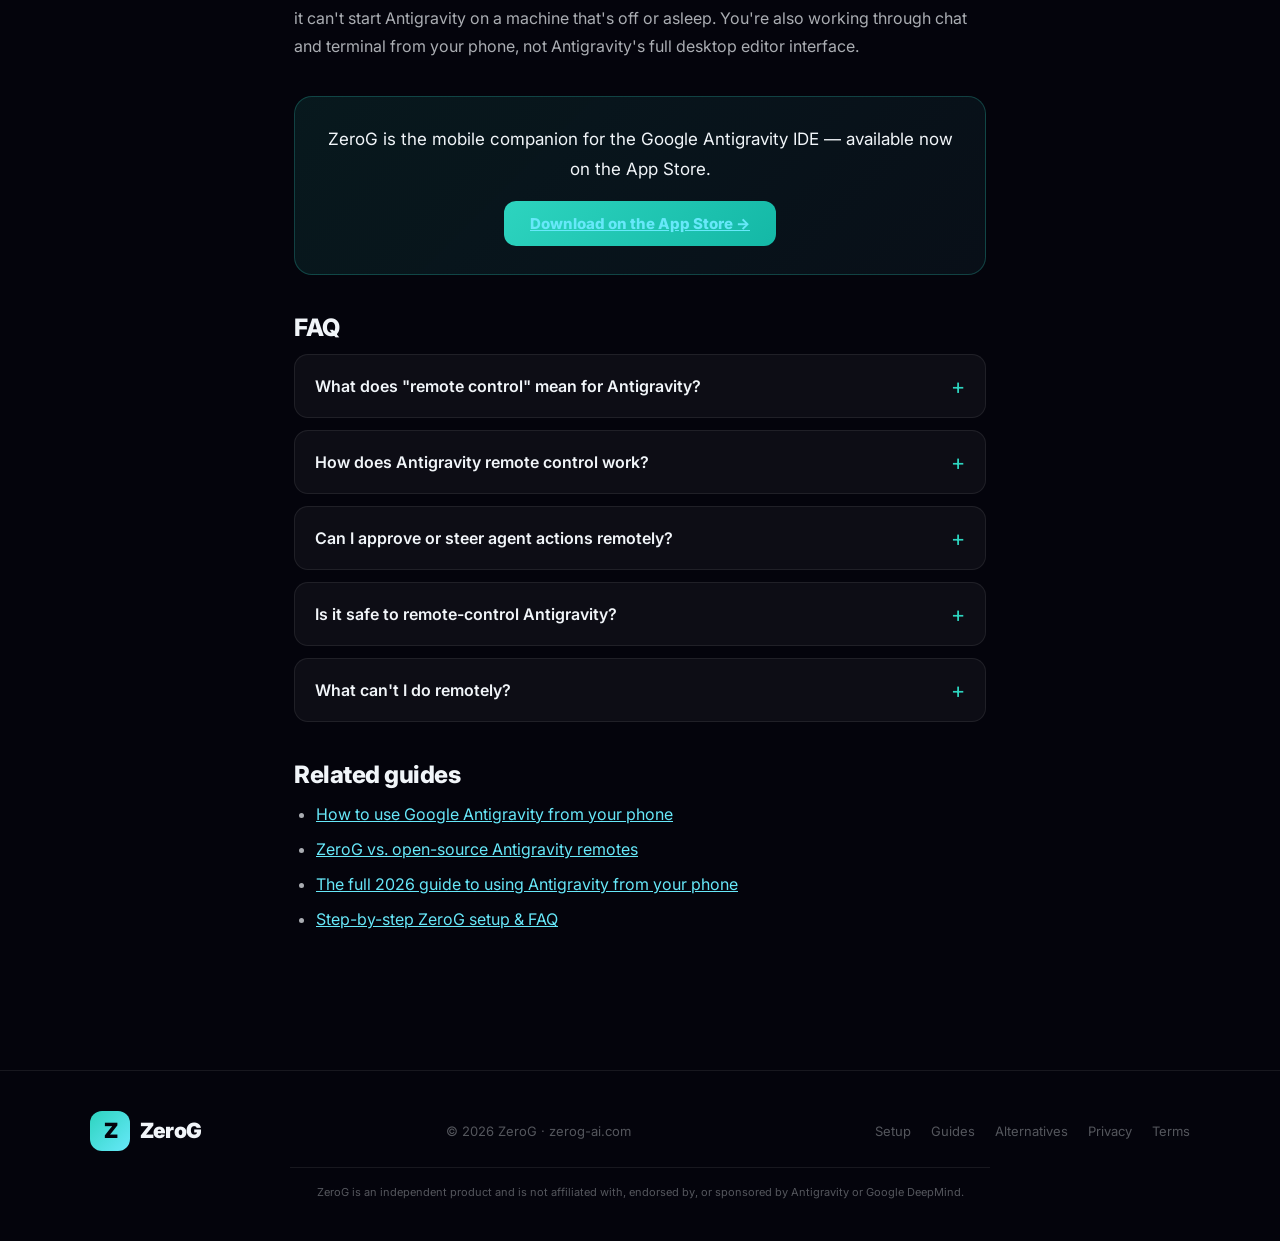
<file: antigravity-remote-control.html>
<!DOCTYPE html>
<html lang="en">
<head>
  <meta charset="UTF-8" />
  <meta name="viewport" content="width=device-width, initial-scale=1.0" />
  <title>Control Your Antigravity AI Agent Remotely — ZeroG</title>
  <meta name="description" content="What Antigravity remote control means, how it works, and how to control your Antigravity AI agent from your phone with ZeroG, the mobile companion for the Google Antigravity IDE." />
  <link rel="canonical" href="https://zerog-ai.com/antigravity-remote-control" />
  <meta property="og:type" content="article" />
  <meta property="og:title" content="Control Your Antigravity AI Agent Remotely" />
  <meta property="og:description" content="What Antigravity remote control means, how it works, and how to control your Antigravity AI agent from your phone." />
  <meta property="og:image" content="https://zerog-ai.com/assets/og-image.png" />
  <meta property="og:image:width" content="1200" />
  <meta property="og:image:height" content="630" />
  <meta property="og:url" content="https://zerog-ai.com/antigravity-remote-control" />
  <meta name="twitter:card" content="summary_large_image" />
  <meta name="twitter:site" content="@getzerog" />
  <meta name="twitter:title" content="Control Your Antigravity AI Agent Remotely" />
  <meta name="twitter:description" content="What Antigravity remote control means, how it works, and how to control your Antigravity AI agent from your phone." />
  <meta name="twitter:image" content="https://zerog-ai.com/assets/og-image.png" />
  <link rel="preconnect" href="https://fonts.googleapis.com" />
  <link rel="preconnect" href="https://fonts.gstatic.com" crossorigin />
  <link href="https://fonts.googleapis.com/css2?family=Inter:wght@300;400;500;600;700;800;900&display=swap" rel="stylesheet" />
  <script type="application/ld+json">
  {"@context":"https://schema.org","@type":"Article","headline":"Control Your Antigravity AI Agent Remotely","description":"What Antigravity remote control means, how it works, and how to control your Antigravity AI agent from your phone.","image":"https://zerog-ai.com/assets/og-image.png","datePublished":"2026-08-02","dateModified":"2026-08-02","author":{"@type":"Organization","name":"ZeroG"},"publisher":{"@type":"Organization","name":"ZeroG","logo":{"@type":"ImageObject","url":"https://zerog-ai.com/assets/app-icon.png"}},"mainEntityOfPage":"https://zerog-ai.com/antigravity-remote-control"}
  </script>
  <script type="application/ld+json">
  {"@context":"https://schema.org","@type":"FAQPage","mainEntity":[
  {"@type":"Question","name":"What does 'remote control' mean for Antigravity?","acceptedAnswer":{"@type":"Answer","text":"It means sending commands and messages to your Antigravity agent, and receiving its replies, from a device other than the computer Antigravity is running on — typically your phone — while Antigravity keeps running on your PC."}},
  {"@type":"Question","name":"How does Antigravity remote control work?","acceptedAnswer":{"@type":"Answer","text":"A companion app, such as ZeroG, pairs to your Antigravity session with a QR code. From then on, messages you send from your phone are injected into Antigravity's chat, and terminal commands run on your PC, with output streamed back to your phone over an encrypted relay."}},
  {"@type":"Question","name":"Can I approve or steer agent actions remotely?","acceptedAnswer":{"@type":"Answer","text":"Yes. You can send follow-up instructions, answer the agent's questions, and run terminal commands from your phone in real time, the same way you would sitting at the keyboard."}},
  {"@type":"Question","name":"Is it safe to remote-control Antigravity?","acceptedAnswer":{"@type":"Answer","text":"With ZeroG, your code and AI model never leave your own machine — the app only relays messages between your phone and your PC through an encrypted connection, and nothing is stored on ZeroG's servers."}},
  {"@type":"Question","name":"What can't I do remotely?","acceptedAnswer":{"@type":"Answer","text":"Your computer has to stay on and Antigravity has to stay open — remote control reaches a running session, it doesn't start one from a cold machine. You also interact through chat and terminal, not Antigravity's full desktop editor UI."}}
  ]}
  </script>
  <style>
*,*::before,*::after{box-sizing:border-box;margin:0;padding:0}
:root{--bg:#04040c;--surface:rgba(255,255,255,0.04);--surface-2:rgba(255,255,255,0.07);--border:rgba(255,255,255,0.08);--text:#f1f5f9;--text-2:rgba(241,245,249,0.7);--muted:rgba(241,245,249,0.34);--accent:#2dd4bf;--accent-2:#67e8f9;--green:#22c55e}
html{scroll-behavior:smooth}
body{font-family:'Inter',sans-serif;background:var(--bg);color:var(--text);-webkit-font-smoothing:antialiased;overflow-x:hidden}
.nav{position:fixed;top:0;left:0;right:0;z-index:100;backdrop-filter:blur(16px);-webkit-backdrop-filter:blur(16px);border-bottom:1px solid var(--border);background:rgba(4,4,12,0.72)}
.nav-inner{max-width:1100px;margin:0 auto;padding:14px 24px;display:flex;align-items:center;justify-content:space-between}
.nav-logo{display:flex;align-items:center;gap:10px;text-decoration:none}
.logo-mark{width:40px;height:40px;background:linear-gradient(135deg,var(--accent),var(--accent-2));border-radius:12px;display:flex;align-items:center;justify-content:center;font-weight:900;font-size:21px;color:#04040c;letter-spacing:-1px}
.logo-text{font-size:21px;font-weight:900;letter-spacing:-0.8px;color:var(--text)}
.nav-links{display:flex;align-items:center;gap:26px}
.nav-links a{color:var(--text-2);text-decoration:none;font-size:14px;font-weight:500;transition:color .2s}
.nav-links a:hover{color:var(--text)}
.nav-cta{background:var(--surface-2);border:1px solid var(--border);color:var(--text)!important;padding:8px 18px;border-radius:9px;font-weight:600!important}
.article{max-width:740px;margin:0 auto;padding:130px 24px 70px}
.crumb{font-size:13px;color:var(--muted);margin-bottom:18px}
.crumb a{color:var(--accent);text-decoration:none}
.meta{font-size:12px;font-weight:700;letter-spacing:2px;color:var(--accent);margin-bottom:14px}
.article h1{font-size:clamp(30px,4.5vw,46px);font-weight:900;letter-spacing:-1.3px;line-height:1.1;margin-bottom:22px}
.lede{font-size:18px;line-height:1.65;color:var(--text-2);background:var(--surface);border:1px solid var(--border);border-left:3px solid var(--accent);border-radius:12px;padding:18px 22px;margin-bottom:30px}
.lede strong{color:var(--text)}
.article h2{font-size:24px;font-weight:800;letter-spacing:-.5px;margin:38px 0 12px}
.article h3{font-size:18px;font-weight:700;margin:24px 0 8px}
.article p{font-size:16px;line-height:1.75;color:var(--text-2);margin-bottom:16px}
.article ul,.article ol{margin:0 0 16px 22px}
.article li{font-size:16px;line-height:1.7;color:var(--text-2);margin-bottom:8px}
.article a{color:var(--accent-2);text-decoration:underline}
.article strong{color:var(--text)}
.cta-box{background:linear-gradient(135deg,rgba(45,212,191,0.1),rgba(103,232,249,0.05));border:1px solid rgba(45,212,191,0.25);border-radius:18px;padding:28px 30px;margin:36px 0 10px;text-align:center}
.cta-box p{font-size:17px;color:var(--text);margin-bottom:16px}
.btn{display:inline-flex;align-items:center;gap:8px;background:linear-gradient(135deg,var(--accent),#14b8a6);color:#04241f;font-weight:800;font-size:15px;padding:13px 26px;border-radius:12px;text-decoration:none}
.faq-list details{background:var(--surface);border:1px solid var(--border);border-radius:14px;padding:0 20px;margin-bottom:12px}
.faq-list details[open]{background:var(--surface-2)}
.faq-list summary{font-size:16px;font-weight:600;padding:18px 0;cursor:pointer;list-style:none;display:flex;justify-content:space-between;align-items:center;gap:12px;color:var(--text)}
.faq-list summary::-webkit-details-marker{display:none}
.faq-list summary::after{content:'+';color:var(--accent);font-size:22px;font-weight:400;flex-shrink:0}
.faq-list details[open] summary::after{content:'–'}
.faq-list p{font-size:15px;line-height:1.7;color:var(--text-2);padding:0 0 20px;margin:0}
.related{margin-top:14px}
.footer{padding:40px 24px;border-top:1px solid var(--border);margin-top:50px}
.footer-inner{max-width:1100px;margin:0 auto;display:flex;align-items:center;justify-content:space-between;flex-wrap:wrap;gap:16px}
.footer-copy{font-size:13px;color:var(--muted)}
.footer-links{display:flex;gap:20px;flex-wrap:wrap}
.footer-links a{font-size:13px;color:var(--muted);text-decoration:none}
.footer-links a:hover{color:var(--text-2)}
.disc{font-size:11px;color:var(--muted);text-align:center;max-width:700px;margin:16px auto 0;padding-top:16px;border-top:1px solid var(--border);line-height:1.6}
@media(max-width:600px){.nav-links a:not(.nav-cta){display:none}}
  </style>
  <!-- Cloudflare Web Analytics --><script defer src="https://static.cloudflareinsights.com/beacon.min.js" data-cf-beacon='{"token": "cb9efad6dc3a477e81ec0faf9c66489c"}'></script><!-- End Cloudflare Web Analytics -->
  <!-- Microsoft Clarity (session replay + heatmaps; disclosed in /privacy §7) --><script type="text/javascript">(function(c,l,a,r,i,t,y){c[a]=c[a]||function(){(c[a].q=c[a].q||[]).push(arguments)};t=l.createElement(r);t.async=1;t.src="https://www.clarity.ms/tag/"+i;y=l.getElementsByTagName(r)[0];y.parentNode.insertBefore(t,y);})(window, document, "clarity", "script", "xen0wwx0p0");</script>
</head>
<body>
  <nav class="nav">
    <div class="nav-inner">
      <a href="/" class="nav-logo"><span class="logo-mark">Z</span><span class="logo-text">ZeroG</span></a>
      <div class="nav-links">
        <a href="/#how">How it works</a>
        <a href="/#features">Features</a>
        <a href="/#pricing">Pricing</a>
        <a href="/blog/">Blog</a>
        <a href="/#download" class="nav-cta">Get the app</a>
      </div>
    </div>
  </nav>

  <article class="article">
    <div class="crumb"><a href="/">← ZeroG</a></div>
    <div class="meta">GUIDE · UPDATED AUGUST 2026</div>
    <h1>Control Your Antigravity AI Agent Remotely</h1>

    <p class="lede"><strong>Short answer:</strong> Antigravity remote control means sending commands to your desktop AI agent and getting its responses back from another device — usually your phone — while Antigravity keeps running on your computer. A mobile companion app like ZeroG pairs to your session by QR code and relays chat messages and terminal commands both ways over an encrypted connection.</p>

    <h2>What does "remote control" mean for Antigravity?</h2>
    <p>Antigravity itself doesn't move anywhere — it stays running on your PC. "Remote control" refers to a second device, connected to that same session, that can send input and receive output. You're not accessing a copy of Antigravity; you're reaching into the one that's already open on your desktop.</p>

    <h2>How does Antigravity remote control work?</h2>
    <p>With ZeroG, the mechanism is a paired, encrypted relay:</p>
    <ol>
      <li>The ZeroG extension runs inside Antigravity on your computer and generates a QR pairing code.</li>
      <li>You scan that code once from the ZeroG app on your phone.</li>
      <li>From then on, messages typed on your phone are injected into Antigravity's chat, and terminal commands run on your PC.</li>
      <li>The agent's replies and terminal output stream back to your phone in real time.</li>
    </ol>
    <p>Nothing about Antigravity itself changes — ZeroG relays input and output, it doesn't modify the IDE or intercept its network traffic.</p>

    <h2>Can I approve or steer agent actions remotely?</h2>
    <p>Yes. Agentic IDEs like Antigravity often pause to ask a question or wait for direction mid-task. With remote control, you can answer, redirect, or approve the next step from your phone the moment it's needed, instead of losing time until you're back at your desk.</p>

    <h2>Is it safe to remote-control Antigravity?</h2>
    <p>Two things worth checking in any remote-control tool:</p>
    <ul>
      <li><strong>Where does your code and AI model actually run?</strong> With ZeroG, both stay on your own machine — the app only relays messages between your phone and PC, so your code is never stored or processed on a third-party AI service.</li>
      <li><strong>Does it modify Antigravity?</strong> ZeroG connects to your running session and relays input/output rather than patching the app.</li>
    </ul>

    <h2>What can't I do remotely?</h2>
    <p>Your computer has to stay on with Antigravity open — remote control reaches a live session, it can't start Antigravity on a machine that's off or asleep. You're also working through chat and terminal from your phone, not Antigravity's full desktop editor interface.</p>

    <div class="cta-box">
      <p>ZeroG is the mobile companion for the Google Antigravity IDE — available now on the App Store.</p>
      <a href="https://apps.apple.com/us/app/zerog-remote-for-antigravity/id6763589468" target="_blank" rel="noopener" class="btn">Download on the App Store →</a>
    </div>

    <h2>FAQ</h2>
    <div class="faq-list">
      <details>
        <summary>What does "remote control" mean for Antigravity?</summary>
        <p>It means sending commands and messages to your Antigravity agent, and receiving its replies, from a device other than the computer Antigravity is running on — typically your phone — while Antigravity keeps running on your PC.</p>
      </details>
      <details>
        <summary>How does Antigravity remote control work?</summary>
        <p>A companion app, such as ZeroG, pairs to your Antigravity session with a QR code. From then on, messages you send from your phone are injected into Antigravity's chat, and terminal commands run on your PC, with output streamed back to your phone over an encrypted relay.</p>
      </details>
      <details>
        <summary>Can I approve or steer agent actions remotely?</summary>
        <p>Yes. You can send follow-up instructions, answer the agent's questions, and run terminal commands from your phone in real time, the same way you would sitting at the keyboard.</p>
      </details>
      <details>
        <summary>Is it safe to remote-control Antigravity?</summary>
        <p>With ZeroG, your code and AI model never leave your own machine — the app only relays messages between your phone and your PC through an encrypted connection, and nothing is stored on ZeroG's servers.</p>
      </details>
      <details>
        <summary>What can't I do remotely?</summary>
        <p>Your computer has to stay on and Antigravity has to stay open — remote control reaches a running session, it doesn't start one from a cold machine. You also interact through chat and terminal, not Antigravity's full desktop editor UI.</p>
      </details>
    </div>

    <h2 class="related">Related guides</h2>
    <ul>
      <li><a href="/antigravity-mobile">How to use Google Antigravity from your phone</a></li>
      <li><a href="/alternatives">ZeroG vs. open-source Antigravity remotes</a></li>
      <li><a href="/blog/use-antigravity-from-your-phone">The full 2026 guide to using Antigravity from your phone</a></li>
      <li><a href="/connect">Step-by-step ZeroG setup &amp; FAQ</a></li>
    </ul>
  </article>

  <footer class="footer">
    <div class="footer-inner">
      <a href="/" class="nav-logo"><span class="logo-mark">Z</span><span class="logo-text">ZeroG</span></a>
      <p class="footer-copy">© 2026 ZeroG · zerog-ai.com</p>
      <div class="footer-links">
        <a href="/connect">Setup</a>
        <a href="/blog/">Guides</a>
        <a href="/alternatives">Alternatives</a>
        <a href="/privacy">Privacy</a>
        <a href="/terms">Terms</a>
      </div>
    </div>
    <p class="disc">ZeroG is an independent product and is not affiliated with, endorsed by, or sponsored by Antigravity or Google DeepMind.</p>
  </footer>
<script src="/track.js" defer></script>
</body>
</html>
</file>
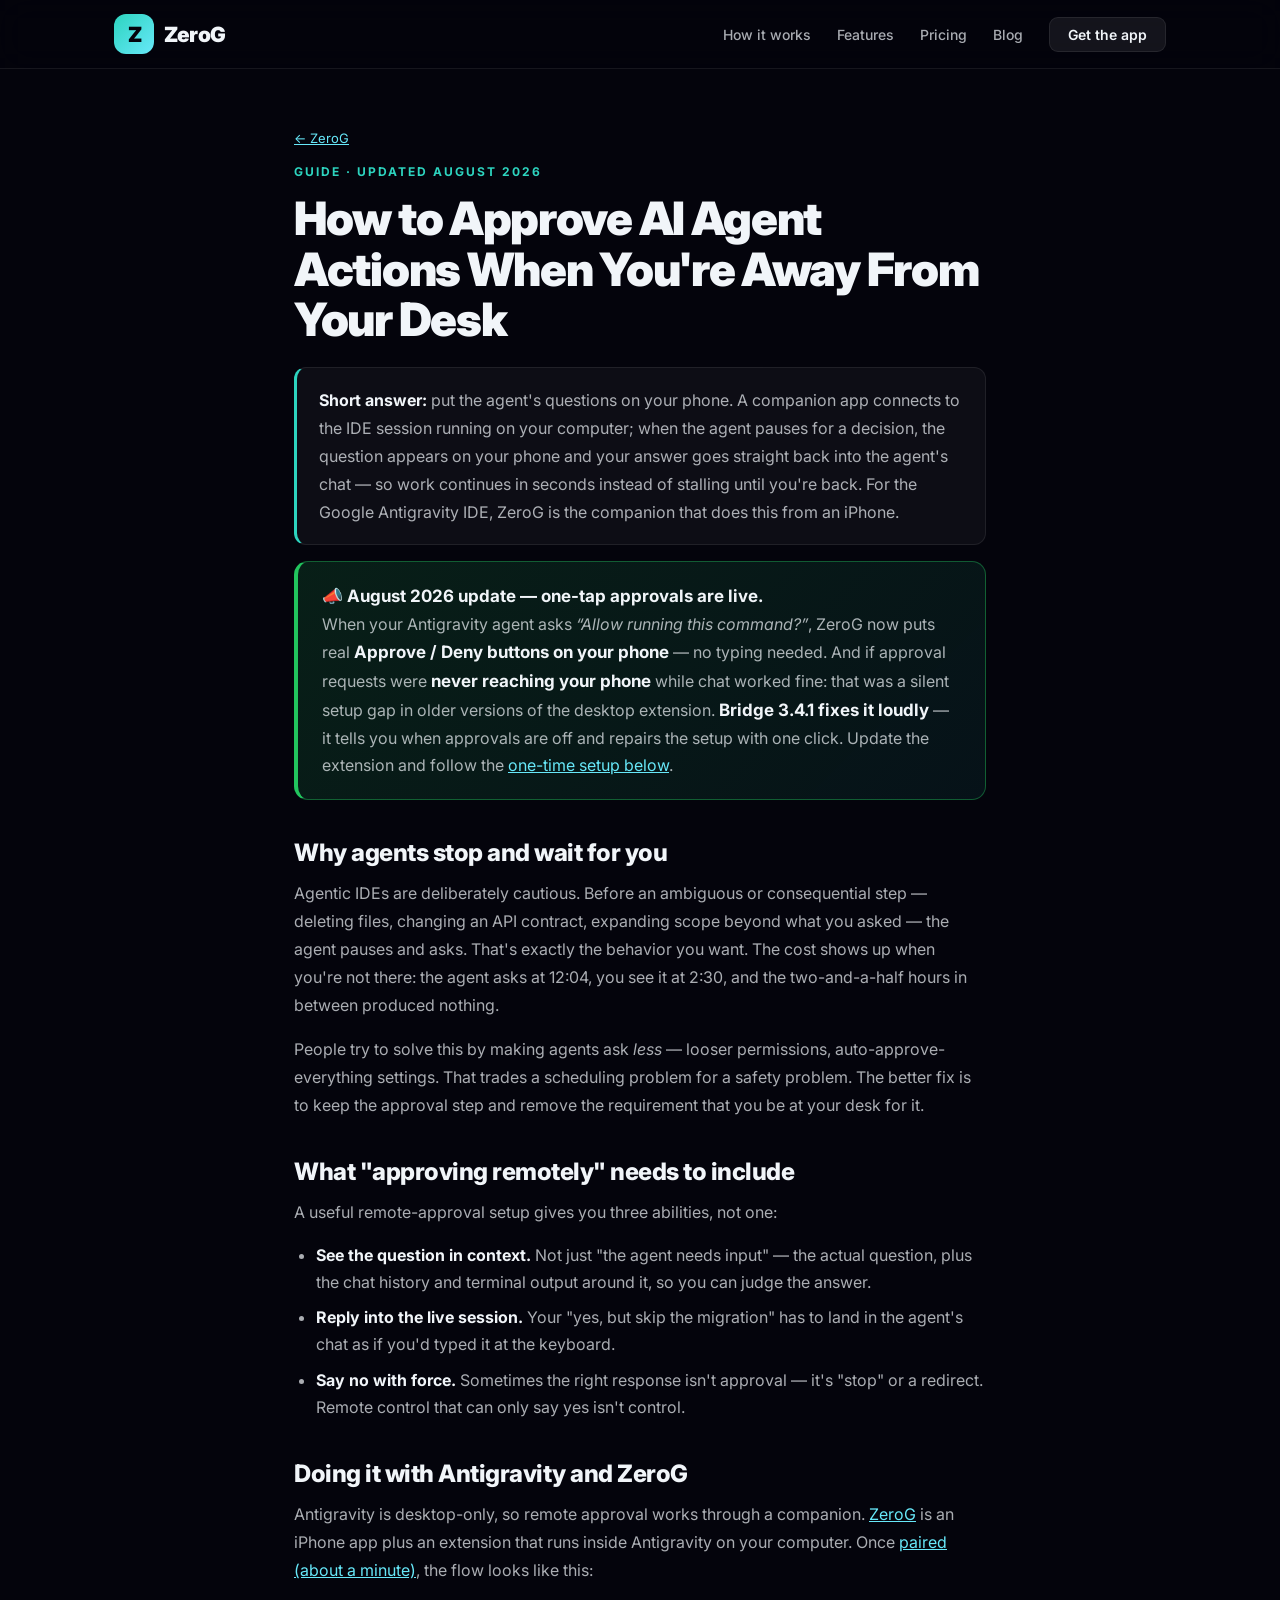
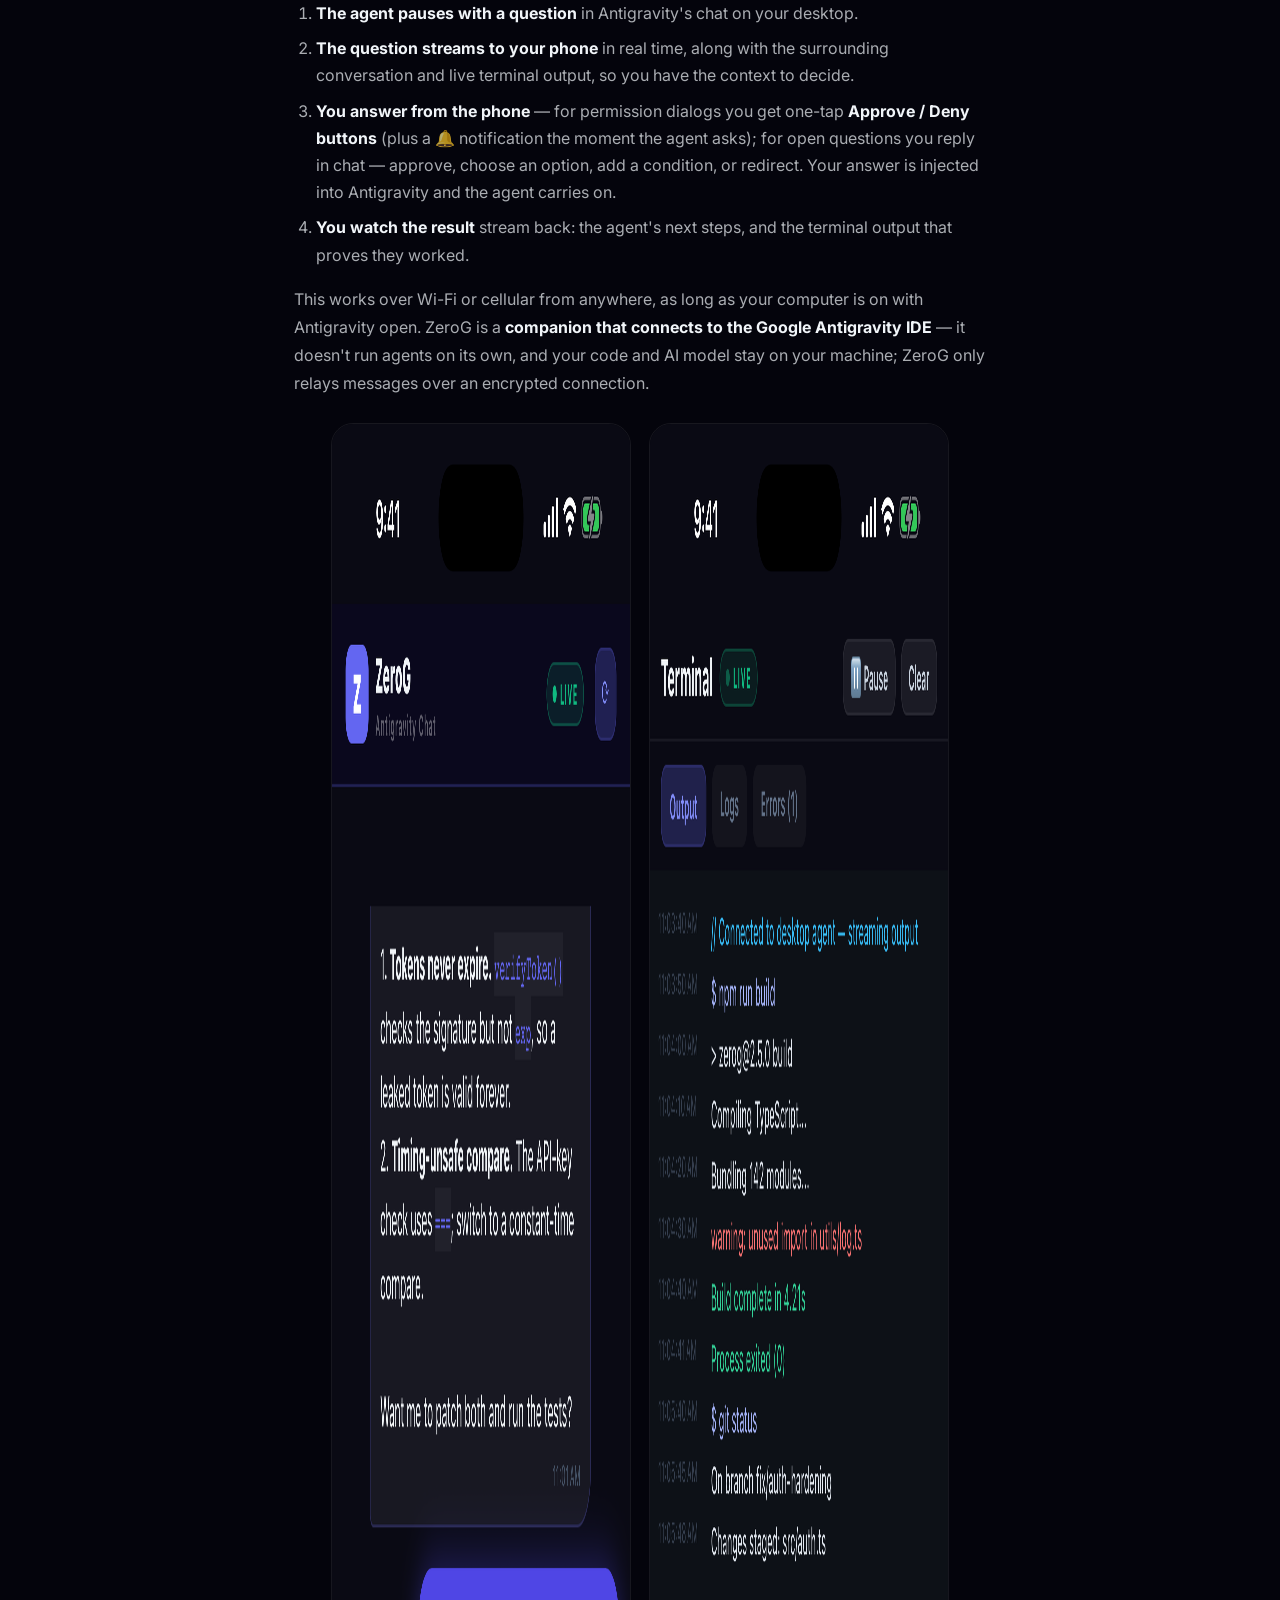
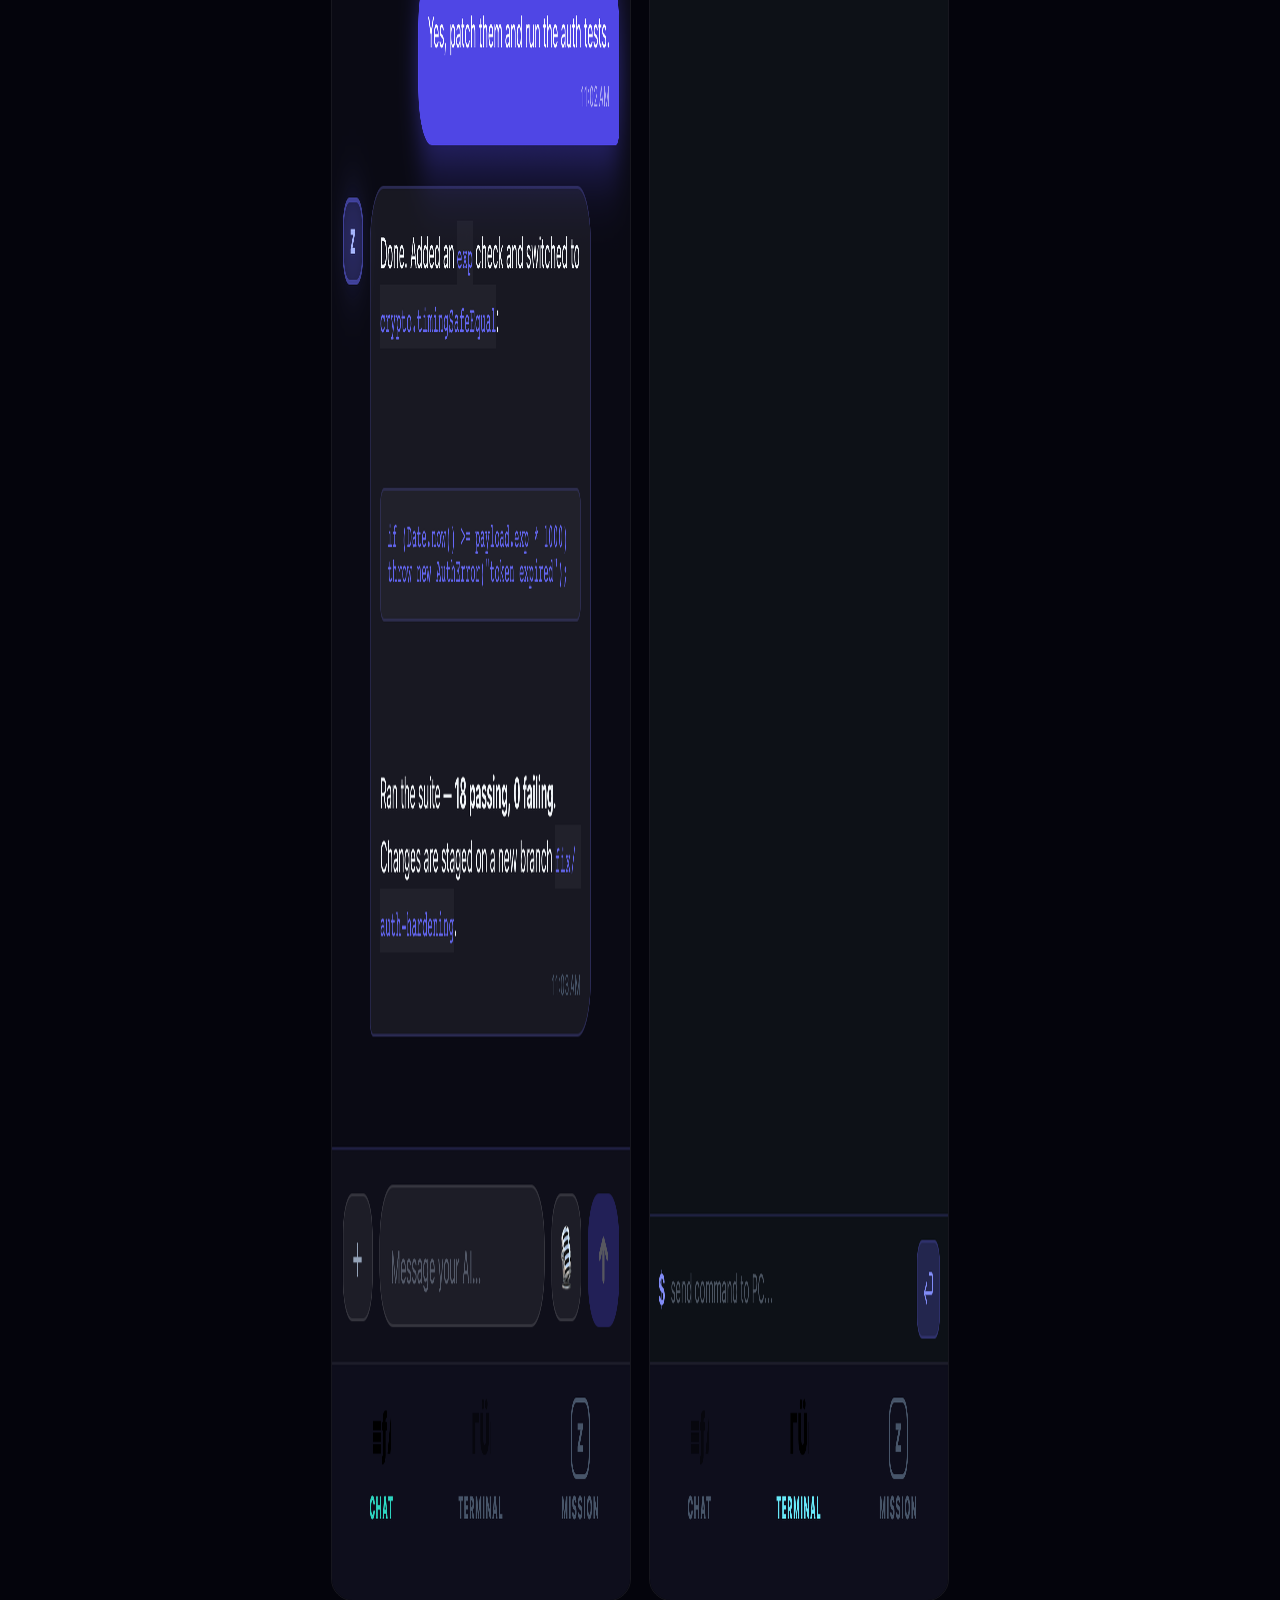
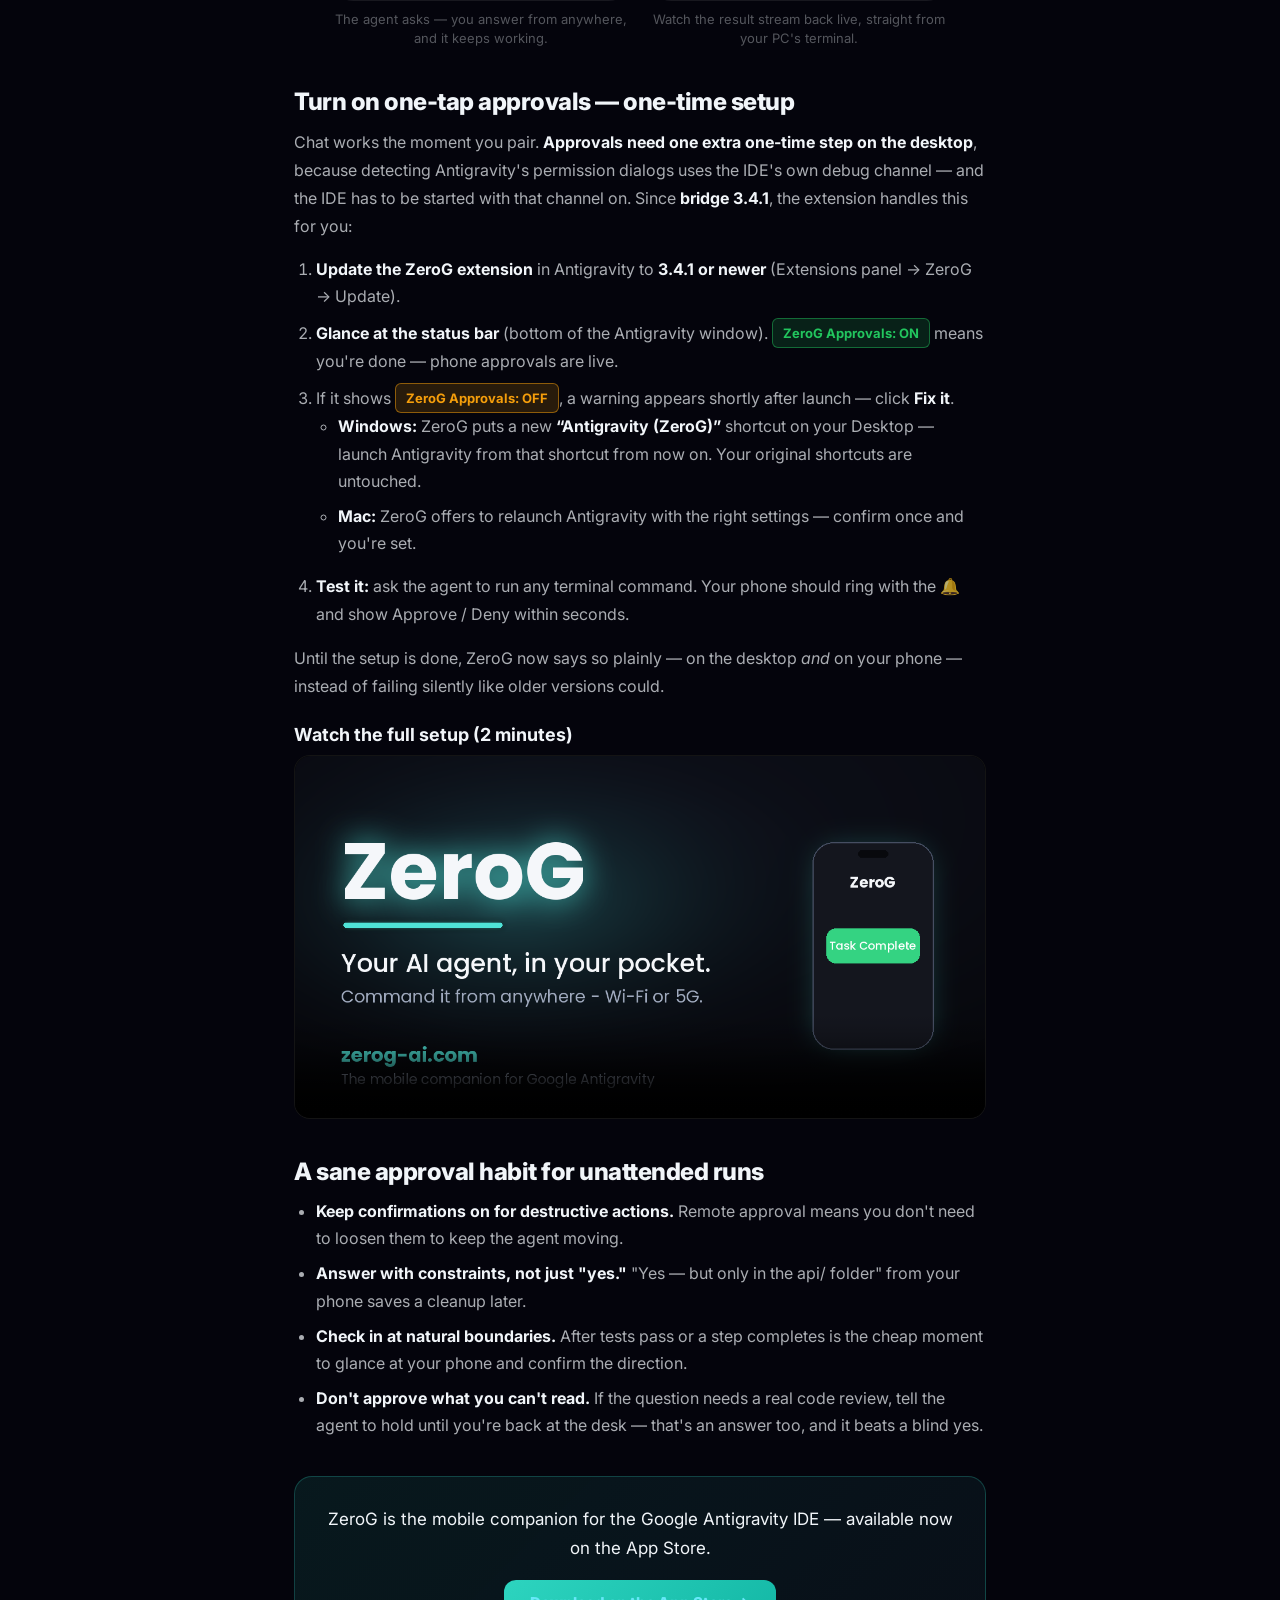
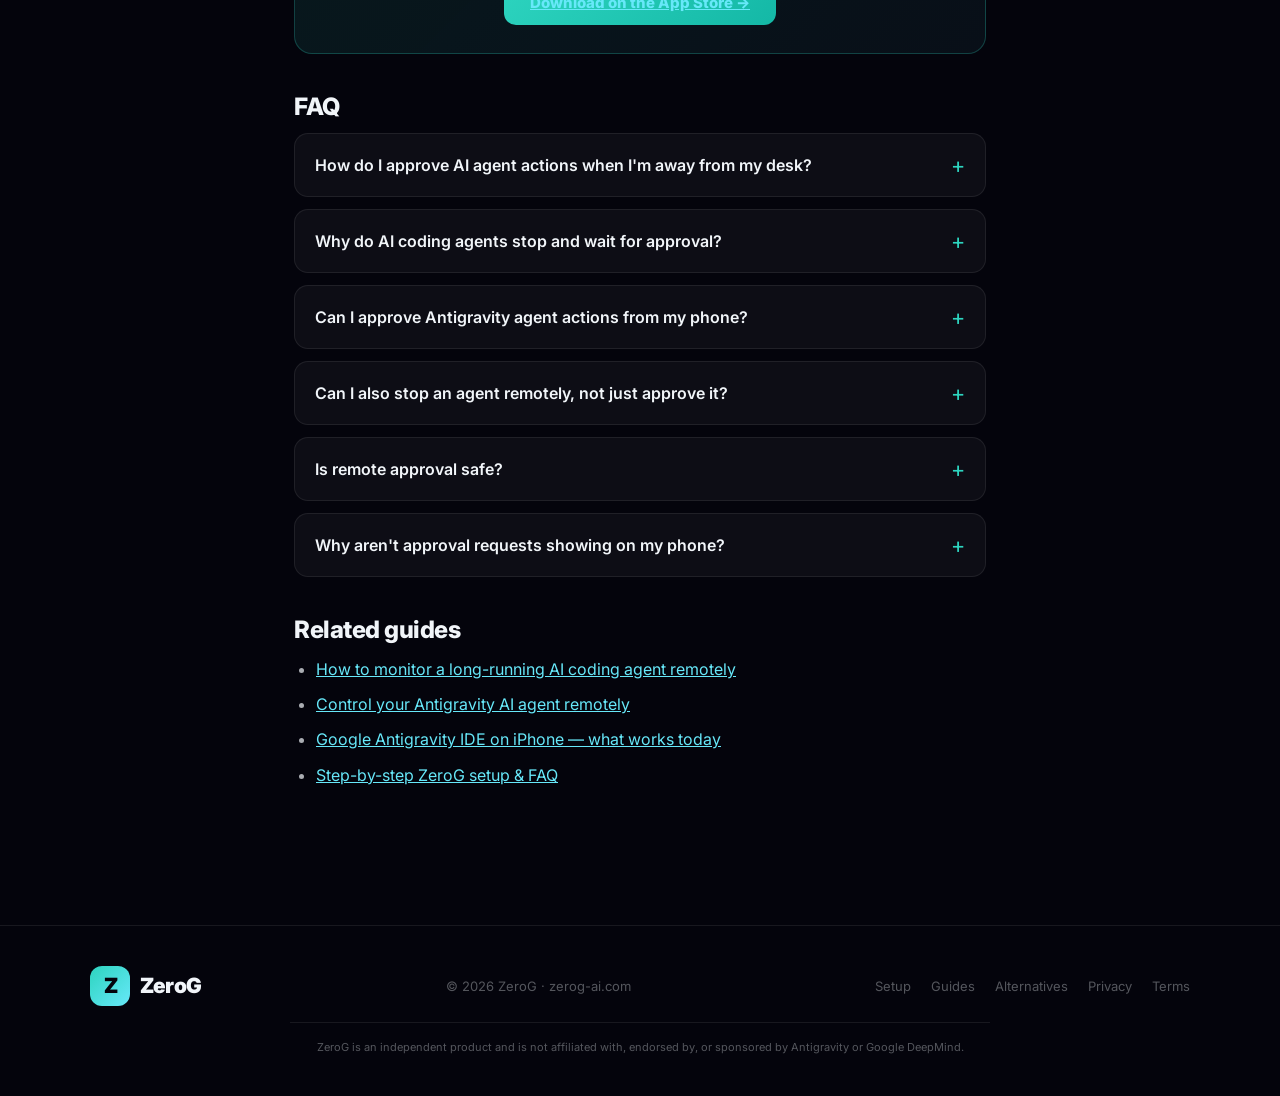
<file: approve-ai-agent-actions-remotely.html>
<!DOCTYPE html>
<html lang="en">
<head>
  <meta charset="UTF-8" />
  <meta name="viewport" content="width=device-width, initial-scale=1.0" />
  <title>How to Approve AI Agent Actions When You're Away From Your Desk (2026) — ZeroG</title>
  <meta name="description" content="AI coding agents pause and wait for your approval — and if you're away, they wait for hours. Here's how to answer, approve, and redirect an agent from your phone, including for the Google Antigravity IDE." />
  <link rel="canonical" href="https://zerog-ai.com/approve-ai-agent-actions-remotely" />
  <meta property="og:type" content="article" />
  <meta property="og:title" content="How to Approve AI Agent Actions When You're Away From Your Desk" />
  <meta property="og:description" content="How to answer, approve, and redirect an AI coding agent from your phone, including for the Google Antigravity IDE." />
  <meta property="og:image" content="https://zerog-ai.com/assets/og-image.png" />
  <meta property="og:image:width" content="1200" />
  <meta property="og:image:height" content="630" />
  <meta property="og:url" content="https://zerog-ai.com/approve-ai-agent-actions-remotely" />
  <meta name="twitter:card" content="summary_large_image" />
  <meta name="twitter:site" content="@getzerog" />
  <meta name="twitter:title" content="How to Approve AI Agent Actions When You're Away From Your Desk" />
  <meta name="twitter:description" content="How to answer, approve, and redirect an AI coding agent from your phone, including for the Google Antigravity IDE." />
  <meta name="twitter:image" content="https://zerog-ai.com/assets/og-image.png" />
  <link rel="preconnect" href="https://fonts.googleapis.com" />
  <link rel="preconnect" href="https://fonts.gstatic.com" crossorigin />
  <link href="https://fonts.googleapis.com/css2?family=Inter:wght@300;400;500;600;700;800;900&display=swap" rel="stylesheet" />
  <script type="application/ld+json">
  {"@context":"https://schema.org","@type":"Article","headline":"How to Approve AI Agent Actions When You're Away From Your Desk","description":"How to answer, approve, and redirect an AI coding agent from your phone, including for the Google Antigravity IDE.","image":"https://zerog-ai.com/assets/og-image.png","datePublished":"2026-08-05","dateModified":"2026-08-12","author":{"@type":"Organization","name":"ZeroG"},"publisher":{"@type":"Organization","name":"ZeroG","logo":{"@type":"ImageObject","url":"https://zerog-ai.com/assets/app-icon.png"}},"mainEntityOfPage":"https://zerog-ai.com/approve-ai-agent-actions-remotely"}
  </script>
  <script type="application/ld+json">
  {"@context":"https://schema.org","@type":"SoftwareApplication","name":"ZeroG: Remote for Antigravity","alternateName":"ZeroG","applicationCategory":"DeveloperApplication","operatingSystem":"iOS 15.1+","description":"ZeroG is the mobile companion for the Google Antigravity AI IDE. It requires the desktop Antigravity IDE to be running — ZeroG does not work standalone. Send commands, run terminal commands, and watch your AI agent's responses stream live from your phone.","url":"https://zerog-ai.com/","downloadUrl":"https://apps.apple.com/us/app/id6763589468","image":"https://zerog-ai.com/assets/og-image.png","offers":[{"@type":"Offer","name":"Free","price":"0","priceCurrency":"USD","description":"Full access, ad-supported. 1 paired device."},{"@type":"Offer","name":"Pro","price":"12.99","priceCurrency":"USD","description":"No ads, unlimited devices, priority relay & support."}],"publisher":{"@type":"Organization","name":"ZeroG"}}
  </script>
  <script type="application/ld+json">
  {"@context":"https://schema.org","@type":"FAQPage","mainEntity":[
  {"@type":"Question","name":"How do I approve AI agent actions when I'm away from my desk?","acceptedAnswer":{"@type":"Answer","text":"Use a companion app that connects your phone to the IDE session running on your computer. When the agent pauses with a question or a proposed action, the request appears on your phone, and your reply goes straight back into the agent's chat — so the agent continues instead of waiting hours for you to return. For the Google Antigravity IDE, ZeroG does this from an iPhone."}},
  {"@type":"Question","name":"Why do AI coding agents stop and wait for approval?","acceptedAnswer":{"@type":"Answer","text":"Agentic IDEs deliberately pause before consequential steps — ambiguous decisions, destructive commands, or scope changes — and ask you to confirm or choose. It's a safety feature, but it means an unattended agent can sit idle from the moment it asks until the moment you answer."}},
  {"@type":"Question","name":"Can I approve Antigravity agent actions from my phone?","acceptedAnswer":{"@type":"Answer","text":"Yes. ZeroG connects to your running desktop Antigravity session, streams the agent's questions to your iPhone the moment they're asked, and sends your answer back into Antigravity's chat — over Wi-Fi or cellular, from anywhere."}},
  {"@type":"Question","name":"Can I also stop an agent remotely, not just approve it?","acceptedAnswer":{"@type":"Answer","text":"Yes. Because your messages land in the live session, you can tell the agent to stop, change direction, or skip a step, and you can run terminal commands on your computer from the phone — the same control you'd have at the keyboard."}},
  {"@type":"Question","name":"Is remote approval safe?","acceptedAnswer":{"@type":"Answer","text":"The mechanics matter: with ZeroG, your code and AI model never leave your machine, the phone-to-desktop link is an encrypted relay, and only devices you've explicitly paired can reach your session. Approving a step from your phone is the same action as approving it at your desk — just sooner."}},
  {"@type":"Question","name":"Why aren't approval requests showing on my phone?","acceptedAnswer":{"@type":"Answer","text":"Chat can work while approvals stay silent — they use different plumbing. Approval detection needs a one-time desktop setup that older versions of the extension skipped without telling you. Update the ZeroG extension to 3.4.1 or newer: the Antigravity status bar then shows ZeroG Approvals ON/OFF, and if it's OFF a Fix-it button repairs the setup in one click (on Windows it creates an Antigravity (ZeroG) Desktop shortcut — launch from that one)."}}
  ]}
  </script>
  <style>
*,*::before,*::after{box-sizing:border-box;margin:0;padding:0}
:root{--bg:#04040c;--surface:rgba(255,255,255,0.04);--surface-2:rgba(255,255,255,0.07);--border:rgba(255,255,255,0.08);--text:#f1f5f9;--text-2:rgba(241,245,249,0.7);--muted:rgba(241,245,249,0.34);--accent:#2dd4bf;--accent-2:#67e8f9;--green:#22c55e}
html{scroll-behavior:smooth}
body{font-family:'Inter',sans-serif;background:var(--bg);color:var(--text);-webkit-font-smoothing:antialiased;overflow-x:hidden}
.nav{position:fixed;top:0;left:0;right:0;z-index:100;backdrop-filter:blur(16px);-webkit-backdrop-filter:blur(16px);border-bottom:1px solid var(--border);background:rgba(4,4,12,0.72)}
.nav-inner{max-width:1100px;margin:0 auto;padding:14px 24px;display:flex;align-items:center;justify-content:space-between}
.nav-logo{display:flex;align-items:center;gap:10px;text-decoration:none}
.logo-mark{width:40px;height:40px;background:linear-gradient(135deg,var(--accent),var(--accent-2));border-radius:12px;display:flex;align-items:center;justify-content:center;font-weight:900;font-size:21px;color:#04040c;letter-spacing:-1px}
.logo-text{font-size:21px;font-weight:900;letter-spacing:-0.8px;color:var(--text)}
.nav-links{display:flex;align-items:center;gap:26px}
.nav-links a{color:var(--text-2);text-decoration:none;font-size:14px;font-weight:500;transition:color .2s}
.nav-links a:hover{color:var(--text)}
.nav-cta{background:var(--surface-2);border:1px solid var(--border);color:var(--text)!important;padding:8px 18px;border-radius:9px;font-weight:600!important}
.article{max-width:740px;margin:0 auto;padding:130px 24px 70px}
.crumb{font-size:13px;color:var(--muted);margin-bottom:18px}
.crumb a{color:var(--accent);text-decoration:none}
.meta{font-size:12px;font-weight:700;letter-spacing:2px;color:var(--accent);margin-bottom:14px}
.article h1{font-size:clamp(30px,4.5vw,46px);font-weight:900;letter-spacing:-1.3px;line-height:1.1;margin-bottom:22px}
.lede{font-size:18px;line-height:1.65;color:var(--text-2);background:var(--surface);border:1px solid var(--border);border-left:3px solid var(--accent);border-radius:12px;padding:18px 22px;margin-bottom:30px}
.lede strong{color:var(--text)}
.article h2{font-size:24px;font-weight:800;letter-spacing:-.5px;margin:38px 0 12px}
.article h3{font-size:18px;font-weight:700;margin:24px 0 8px}
.article p{font-size:16px;line-height:1.75;color:var(--text-2);margin-bottom:16px}
.article ul,.article ol{margin:0 0 16px 22px}
.article li{font-size:16px;line-height:1.7;color:var(--text-2);margin-bottom:8px}
.article a{color:var(--accent-2);text-decoration:underline}
.article strong{color:var(--text)}
.cta-box{background:linear-gradient(135deg,rgba(45,212,191,0.1),rgba(103,232,249,0.05));border:1px solid rgba(45,212,191,0.25);border-radius:18px;padding:28px 30px;margin:36px 0 10px;text-align:center}
.cta-box p{font-size:17px;color:var(--text);margin-bottom:16px}
.btn{display:inline-flex;align-items:center;gap:8px;background:linear-gradient(135deg,var(--accent),#14b8a6);color:#04241f;font-weight:800;font-size:15px;padding:13px 26px;border-radius:12px;text-decoration:none}
.faq-list details{background:var(--surface);border:1px solid var(--border);border-radius:14px;padding:0 20px;margin-bottom:12px}
.faq-list details[open]{background:var(--surface-2)}
.faq-list summary{font-size:16px;font-weight:600;padding:18px 0;cursor:pointer;list-style:none;display:flex;justify-content:space-between;align-items:center;gap:12px;color:var(--text)}
.faq-list summary::-webkit-details-marker{display:none}
.faq-list summary::after{content:'+';color:var(--accent);font-size:22px;font-weight:400;flex-shrink:0}
.faq-list details[open] summary::after{content:'–'}
.faq-list p{font-size:15px;line-height:1.7;color:var(--text-2);padding:0 0 20px;margin:0}
.related{margin-top:14px}
.update-box{background:linear-gradient(135deg,rgba(34,197,94,0.14),rgba(45,212,191,0.07));border:1px solid rgba(34,197,94,0.4);border-left:4px solid var(--green);border-radius:14px;padding:20px 24px;margin:0 0 30px;font-size:16px;line-height:1.7;color:var(--text-2)}
.update-box strong{color:var(--text);font-size:17px}
.shot-row{display:flex;gap:18px;flex-wrap:wrap;justify-content:center;margin:26px 0 10px}
.shot{flex:1 1 240px;max-width:300px;margin:0}
.shot img{width:100%;border-radius:22px;border:1px solid var(--border);display:block}
.shot figcaption{font-size:13px;color:var(--muted);text-align:center;margin-top:9px;line-height:1.5}
.setup-video{width:100%;border-radius:16px;border:1px solid var(--border);margin:10px 0 6px;display:block;background:#000}
.chip-demo{display:inline-block;font-size:13px;font-weight:700;padding:3px 10px;border-radius:6px;vertical-align:1px}
.chip-on{background:rgba(34,197,94,0.15);border:1px solid rgba(34,197,94,0.45);color:var(--green)}
.chip-off{background:rgba(245,158,11,0.15);border:1px solid rgba(245,158,11,0.5);color:#f59e0b}
.footer{padding:40px 24px;border-top:1px solid var(--border);margin-top:50px}
.footer-inner{max-width:1100px;margin:0 auto;display:flex;align-items:center;justify-content:space-between;flex-wrap:wrap;gap:16px}
.footer-copy{font-size:13px;color:var(--muted)}
.footer-links{display:flex;gap:20px;flex-wrap:wrap}
.footer-links a{font-size:13px;color:var(--muted);text-decoration:none}
.footer-links a:hover{color:var(--text-2)}
.disc{font-size:11px;color:var(--muted);text-align:center;max-width:700px;margin:16px auto 0;padding-top:16px;border-top:1px solid var(--border);line-height:1.6}
@media(max-width:600px){.nav-links a:not(.nav-cta){display:none}}
  </style>
  <!-- Cloudflare Web Analytics --><script defer src="https://static.cloudflareinsights.com/beacon.min.js" data-cf-beacon='{"token": "cb9efad6dc3a477e81ec0faf9c66489c"}'></script><!-- End Cloudflare Web Analytics -->
  <!-- Microsoft Clarity (session replay + heatmaps; disclosed in /privacy §7) --><script type="text/javascript">(function(c,l,a,r,i,t,y){c[a]=c[a]||function(){(c[a].q=c[a].q||[]).push(arguments)};t=l.createElement(r);t.async=1;t.src="https://www.clarity.ms/tag/"+i;y=l.getElementsByTagName(r)[0];y.parentNode.insertBefore(t,y);})(window, document, "clarity", "script", "xen0wwx0p0");</script>
</head>
<body>
  <nav class="nav">
    <div class="nav-inner">
      <a href="/" class="nav-logo"><span class="logo-mark">Z</span><span class="logo-text">ZeroG</span></a>
      <div class="nav-links">
        <a href="/#how">How it works</a>
        <a href="/#features">Features</a>
        <a href="/#pricing">Pricing</a>
        <a href="/blog/">Blog</a>
        <a href="/#download" class="nav-cta">Get the app</a>
      </div>
    </div>
  </nav>

  <article class="article">
    <div class="crumb"><a href="/">← ZeroG</a></div>
    <div class="meta">GUIDE · UPDATED AUGUST 2026</div>
    <h1>How to Approve AI Agent Actions When You're Away From Your Desk</h1>

    <p class="lede"><strong>Short answer:</strong> put the agent's questions on your phone. A companion app connects to the IDE session running on your computer; when the agent pauses for a decision, the question appears on your phone and your answer goes straight back into the agent's chat — so work continues in seconds instead of stalling until you're back. For the Google Antigravity IDE, ZeroG is the companion that does this from an iPhone.</p>

    <div class="update-box">
      <strong>📣 August 2026 update — one-tap approvals are live.</strong><br>
      When your Antigravity agent asks <em>“Allow running this command?”</em>, ZeroG now puts real <strong>Approve / Deny buttons on your phone</strong> — no typing needed. And if approval requests were <strong>never reaching your phone</strong> while chat worked fine: that was a silent setup gap in older versions of the desktop extension. <strong>Bridge 3.4.1 fixes it loudly</strong> — it tells you when approvals are off and repairs the setup with one click. Update the extension and follow the <a href="#setup">one-time setup below</a>.
    </div>

    <h2>Why agents stop and wait for you</h2>
    <p>Agentic IDEs are deliberately cautious. Before an ambiguous or consequential step — deleting files, changing an API contract, expanding scope beyond what you asked — the agent pauses and asks. That's exactly the behavior you want. The cost shows up when you're not there: the agent asks at 12:04, you see it at 2:30, and the two-and-a-half hours in between produced nothing.</p>
    <p>People try to solve this by making agents ask <em>less</em> — looser permissions, auto-approve-everything settings. That trades a scheduling problem for a safety problem. The better fix is to keep the approval step and remove the requirement that you be at your desk for it.</p>

    <h2>What "approving remotely" needs to include</h2>
    <p>A useful remote-approval setup gives you three abilities, not one:</p>
    <ul>
      <li><strong>See the question in context.</strong> Not just "the agent needs input" — the actual question, plus the chat history and terminal output around it, so you can judge the answer.</li>
      <li><strong>Reply into the live session.</strong> Your "yes, but skip the migration" has to land in the agent's chat as if you'd typed it at the keyboard.</li>
      <li><strong>Say no with force.</strong> Sometimes the right response isn't approval — it's "stop" or a redirect. Remote control that can only say yes isn't control.</li>
    </ul>

    <h2>Doing it with Antigravity and ZeroG</h2>
    <p>Antigravity is desktop-only, so remote approval works through a companion. <a href="/">ZeroG</a> is an iPhone app plus an extension that runs inside Antigravity on your computer. Once <a href="/connect">paired (about a minute)</a>, the flow looks like this:</p>
    <ol>
      <li><strong>The agent pauses with a question</strong> in Antigravity's chat on your desktop.</li>
      <li><strong>The question streams to your phone</strong> in real time, along with the surrounding conversation and live terminal output, so you have the context to decide.</li>
      <li><strong>You answer from the phone</strong> — for permission dialogs you get one-tap <strong>Approve / Deny buttons</strong> (plus a 🔔 notification the moment the agent asks); for open questions you reply in chat — approve, choose an option, add a condition, or redirect. Your answer is injected into Antigravity and the agent carries on.</li>
      <li><strong>You watch the result</strong> stream back: the agent's next steps, and the terminal output that proves they worked.</li>
    </ol>
    <p>This works over Wi-Fi or cellular from anywhere, as long as your computer is on with Antigravity open. ZeroG is a <strong>companion that connects to the Google Antigravity IDE</strong> — it doesn't run agents on its own, and your code and AI model stay on your machine; ZeroG only relays messages over an encrypted connection.</p>

    <div class="shot-row">
      <figure class="shot">
        <img src="/assets/screen-chat.png" alt="ZeroG on iPhone: the Antigravity agent asks a question and the user approves it from the phone" loading="lazy" width="1284" height="2778">
        <figcaption>The agent asks — you answer from anywhere, and it keeps working.</figcaption>
      </figure>
      <figure class="shot">
        <img src="/assets/screen-terminal.png" alt="ZeroG on iPhone: live terminal output streaming from the desktop" loading="lazy" width="1284" height="2778">
        <figcaption>Watch the result stream back live, straight from your PC's terminal.</figcaption>
      </figure>
    </div>

    <h2 id="setup">Turn on one-tap approvals — one-time setup</h2>
    <p>Chat works the moment you pair. <strong>Approvals need one extra one-time step on the desktop</strong>, because detecting Antigravity's permission dialogs uses the IDE's own debug channel — and the IDE has to be started with that channel on. Since <strong>bridge 3.4.1</strong>, the extension handles this for you:</p>
    <ol>
      <li><strong>Update the ZeroG extension</strong> in Antigravity to <strong>3.4.1 or newer</strong> (Extensions panel → ZeroG → Update).</li>
      <li><strong>Glance at the status bar</strong> (bottom of the Antigravity window). <span class="chip-demo chip-on">ZeroG Approvals: ON</span> means you're done — phone approvals are live.</li>
      <li>If it shows <span class="chip-demo chip-off">ZeroG Approvals: OFF</span>, a warning appears shortly after launch — click <strong>Fix it</strong>.
        <ul>
          <li><strong>Windows:</strong> ZeroG puts a new <strong>“Antigravity (ZeroG)”</strong> shortcut on your Desktop — launch Antigravity from that shortcut from now on. Your original shortcuts are untouched.</li>
          <li><strong>Mac:</strong> ZeroG offers to relaunch Antigravity with the right settings — confirm once and you're set.</li>
        </ul>
      </li>
      <li><strong>Test it:</strong> ask the agent to run any terminal command. Your phone should ring with the 🔔 and show Approve / Deny within seconds.</li>
    </ol>
    <p>Until the setup is done, ZeroG now says so plainly — on the desktop <em>and</em> on your phone — instead of failing silently like older versions could.</p>

    <h3>Watch the full setup (2 minutes)</h3>
    <video class="setup-video" controls preload="metadata" playsinline poster="/assets/og-image.png">
      <source src="/assets/zerog-howto.mp4" type="video/mp4">
    </video>

    <h2>A sane approval habit for unattended runs</h2>
    <ul>
      <li><strong>Keep confirmations on for destructive actions.</strong> Remote approval means you don't need to loosen them to keep the agent moving.</li>
      <li><strong>Answer with constraints, not just "yes."</strong> "Yes — but only in the api/ folder" from your phone saves a cleanup later.</li>
      <li><strong>Check in at natural boundaries.</strong> After tests pass or a step completes is the cheap moment to glance at your phone and confirm the direction.</li>
      <li><strong>Don't approve what you can't read.</strong> If the question needs a real code review, tell the agent to hold until you're back at the desk — that's an answer too, and it beats a blind yes.</li>
    </ul>

    <div class="cta-box">
      <p>ZeroG is the mobile companion for the Google Antigravity IDE — available now on the App Store.</p>
      <a href="https://apps.apple.com/us/app/id6763589468" target="_blank" rel="noopener" class="btn">Download on the App Store →</a>
    </div>

    <h2>FAQ</h2>
    <div class="faq-list">
      <details>
        <summary>How do I approve AI agent actions when I'm away from my desk?</summary>
        <p>Use a companion app that connects your phone to the IDE session running on your computer. When the agent pauses with a question or a proposed action, the request appears on your phone, and your reply goes straight back into the agent's chat — so the agent continues instead of waiting hours for you to return. For the Google Antigravity IDE, ZeroG does this from an iPhone.</p>
      </details>
      <details>
        <summary>Why do AI coding agents stop and wait for approval?</summary>
        <p>Agentic IDEs deliberately pause before consequential steps — ambiguous decisions, destructive commands, or scope changes — and ask you to confirm or choose. It's a safety feature, but it means an unattended agent can sit idle from the moment it asks until the moment you answer.</p>
      </details>
      <details>
        <summary>Can I approve Antigravity agent actions from my phone?</summary>
        <p>Yes. ZeroG connects to your running desktop Antigravity session, streams the agent's questions to your iPhone the moment they're asked, and sends your answer back into Antigravity's chat — over Wi-Fi or cellular, from anywhere.</p>
      </details>
      <details>
        <summary>Can I also stop an agent remotely, not just approve it?</summary>
        <p>Yes. Because your messages land in the live session, you can tell the agent to stop, change direction, or skip a step, and you can run terminal commands on your computer from the phone — the same control you'd have at the keyboard.</p>
      </details>
      <details>
        <summary>Is remote approval safe?</summary>
        <p>The mechanics matter: with ZeroG, your code and AI model never leave your machine, the phone-to-desktop link is an encrypted relay, and only devices you've explicitly paired can reach your session. Approving a step from your phone is the same action as approving it at your desk — just sooner.</p>
      </details>
      <details>
        <summary>Why aren't approval requests showing on my phone?</summary>
        <p>Chat can work while approvals stay silent — they use different plumbing. Approval detection needs a one-time desktop setup that older versions of the extension skipped without telling you. Update the ZeroG extension to <strong>3.4.1 or newer</strong>: the Antigravity status bar then shows “ZeroG Approvals: ON / OFF”, and if it's OFF a <strong>Fix it</strong> button repairs the setup in one click (on Windows it creates an “Antigravity (ZeroG)” Desktop shortcut — launch from that one). Also keep the ZeroG app open in the foreground the first time you test — see the <a href="#setup">one-time setup</a> above.</p>
      </details>
    </div>

    <h2 class="related">Related guides</h2>
    <ul>
      <li><a href="/monitor-ai-agent-remotely">How to monitor a long-running AI coding agent remotely</a></li>
      <li><a href="/antigravity-remote-control">Control your Antigravity AI agent remotely</a></li>
      <li><a href="/antigravity-on-iphone">Google Antigravity IDE on iPhone — what works today</a></li>
      <li><a href="/connect">Step-by-step ZeroG setup &amp; FAQ</a></li>
    </ul>
  </article>

  <footer class="footer">
    <div class="footer-inner">
      <a href="/" class="nav-logo"><span class="logo-mark">Z</span><span class="logo-text">ZeroG</span></a>
      <p class="footer-copy">© 2026 ZeroG · zerog-ai.com</p>
      <div class="footer-links">
        <a href="/connect">Setup</a>
        <a href="/blog/">Guides</a>
        <a href="/alternatives">Alternatives</a>
        <a href="/privacy">Privacy</a>
        <a href="/terms">Terms</a>
      </div>
    </div>
    <p class="disc">ZeroG is an independent product and is not affiliated with, endorsed by, or sponsored by Antigravity or Google DeepMind.</p>
  </footer>
<script src="/track.js" defer></script>
</body>
</html>
</file>
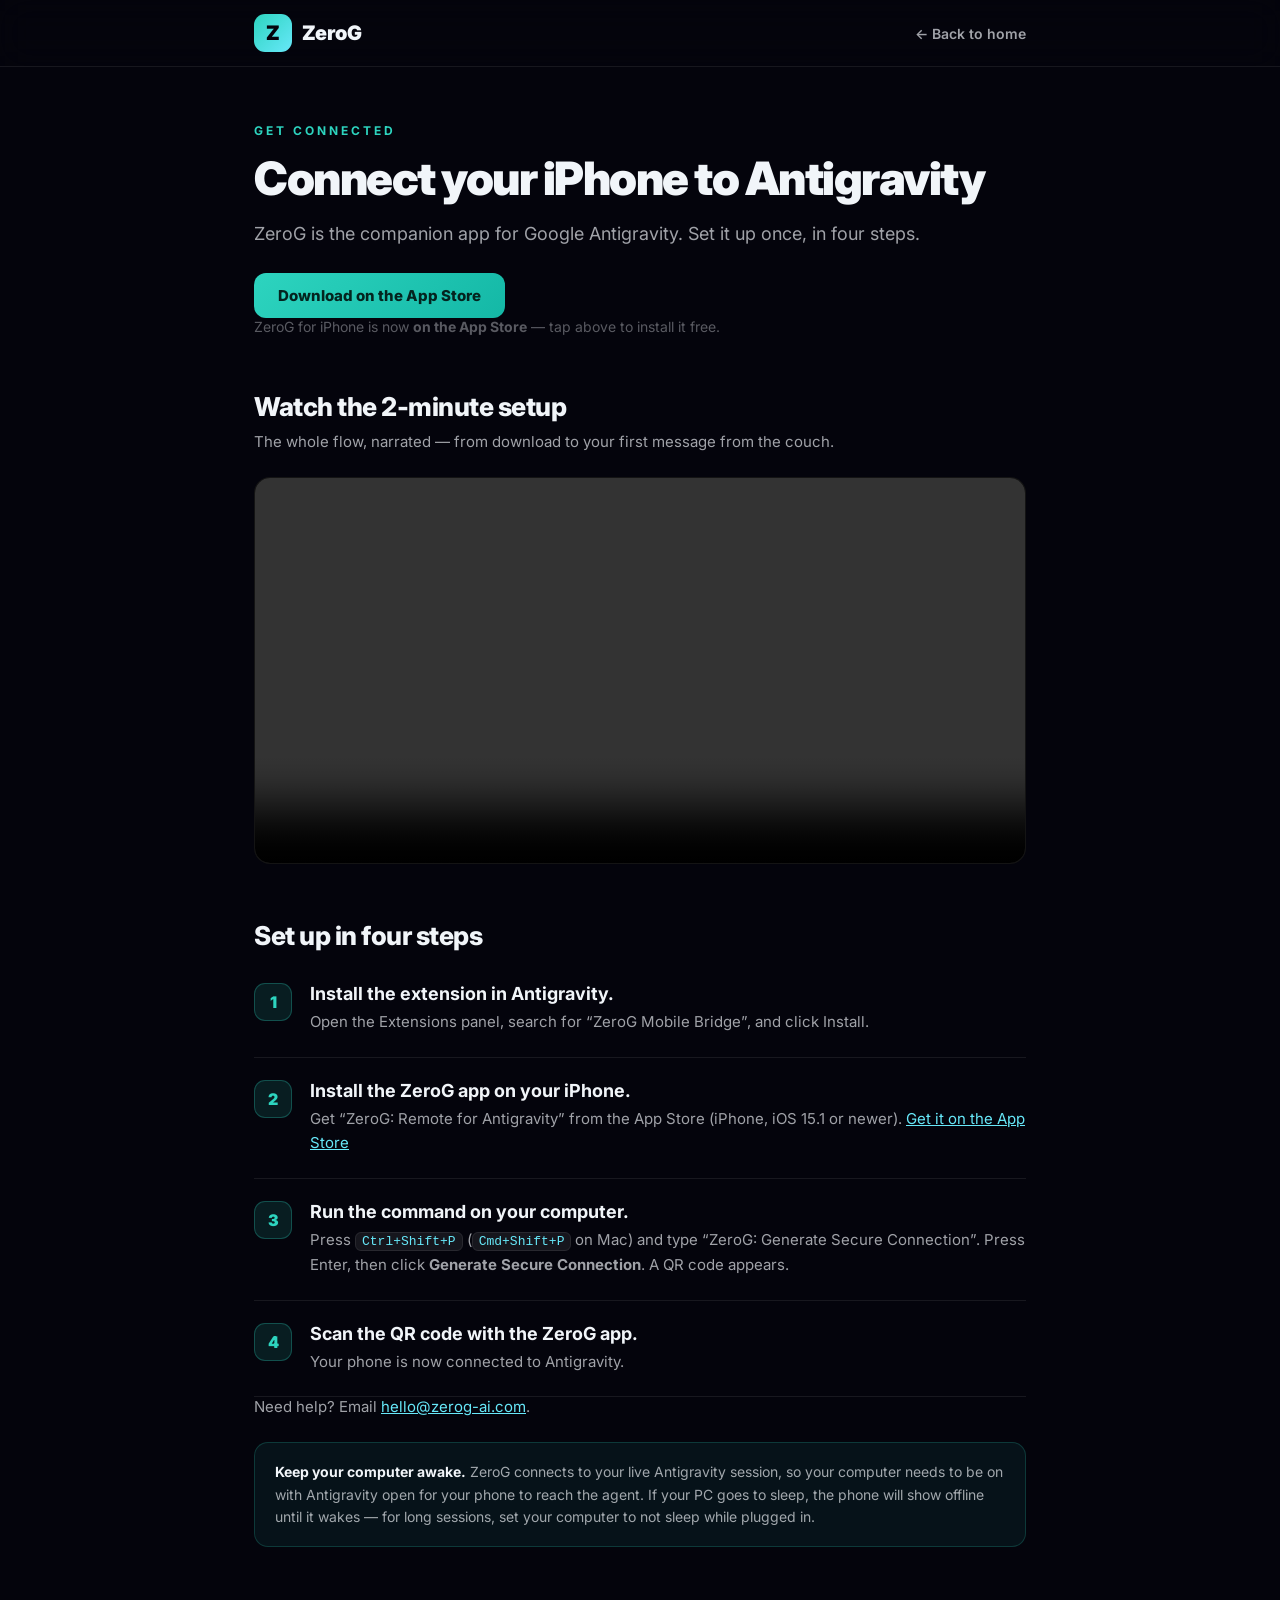
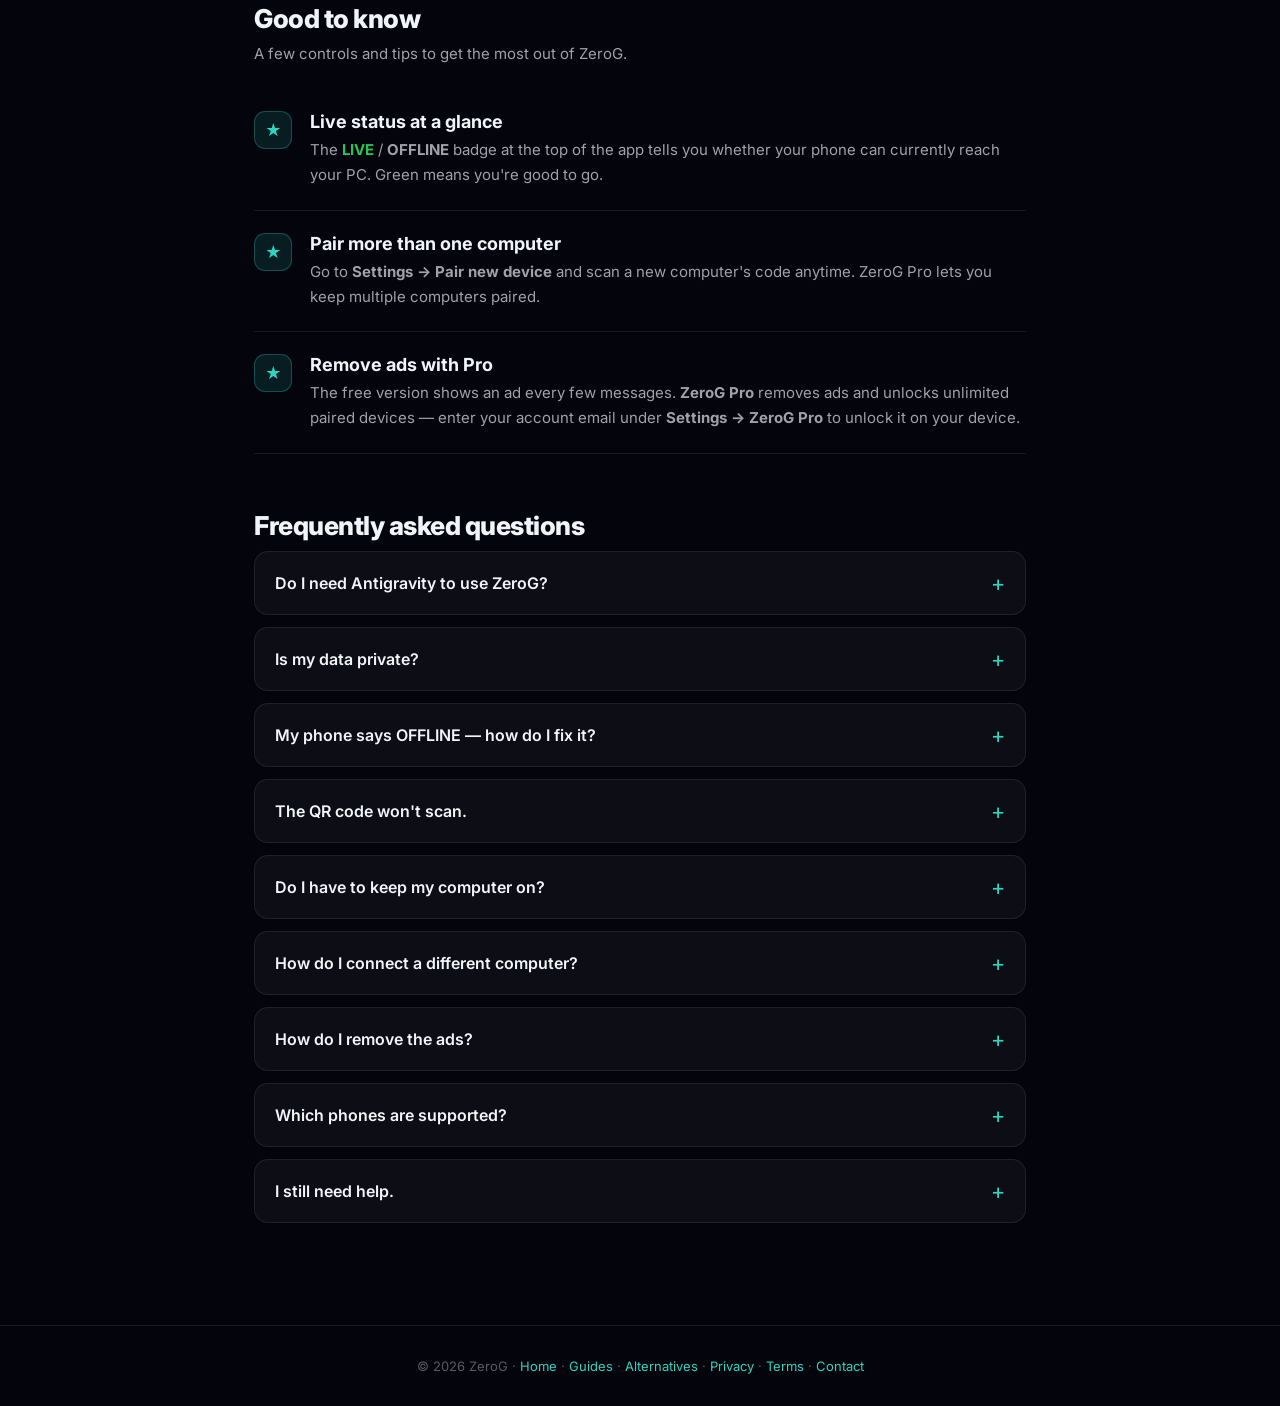
<file: connect.html>
<!DOCTYPE html>
<html lang="en">
<head>
  <meta charset="UTF-8" />
  <meta name="viewport" content="width=device-width, initial-scale=1.0" />
  <title>How to Connect ZeroG to Antigravity — Setup &amp; FAQ</title>
  <meta name="description" content="Step-by-step guide to pair ZeroG, the mobile companion for the Google Antigravity IDE, to your phone — plus answers to common setup questions." />
  <link rel="canonical" href="https://zerog-ai.com/connect" />
  <meta property="og:type" content="website" />
  <meta property="og:title" content="How to Connect ZeroG to Antigravity — Setup &amp; FAQ" />
  <meta property="og:description" content="Step-by-step guide to pair ZeroG, the mobile companion for the Google Antigravity IDE, to your phone — plus answers to common setup questions." />
  <meta property="og:image" content="https://zerog-ai.com/assets/og-image.png" />
  <meta property="og:image:width" content="1200" />
  <meta property="og:image:height" content="630" />
  <meta property="og:url" content="https://zerog-ai.com/connect" />
  <meta name="twitter:card" content="summary_large_image" />
  <meta name="twitter:site" content="@getzerog" />
  <meta name="twitter:title" content="How to Connect ZeroG to Antigravity — Setup &amp; FAQ" />
  <meta name="twitter:description" content="Step-by-step guide to pair ZeroG, the mobile companion for the Google Antigravity IDE, to your phone." />
  <meta name="twitter:image" content="https://zerog-ai.com/assets/og-image.png" />
  <link href="https://fonts.googleapis.com/css2?family=Inter:wght@300;400;500;600;700;800;900&display=swap" rel="stylesheet" />
  <style>
*, *::before, *::after { box-sizing: border-box; margin: 0; padding: 0; }
:root {
  --bg: #04040c; --surface: rgba(255,255,255,0.04); --surface-2: rgba(255,255,255,0.07);
  --border: rgba(255,255,255,0.08); --text: #f1f5f9; --text-2: rgba(241,245,249,0.66);
  --muted: rgba(241,245,249,0.36); --accent: #2dd4bf; --accent-2: #67e8f9; --green: #22c55e;
}
html { scroll-behavior: smooth; }
body { font-family: 'Inter', sans-serif; background: var(--bg); color: var(--text); -webkit-font-smoothing: antialiased; }
.nav { position: sticky; top: 0; z-index: 100; backdrop-filter: blur(16px); border-bottom: 1px solid var(--border); background: rgba(4,4,12,0.75); }
.nav-inner { max-width: 820px; margin: 0 auto; padding: 14px 24px; display: flex; align-items: center; justify-content: space-between; }
.nav-logo { display: flex; align-items: center; gap: 10px; text-decoration: none; }
.logo-mark { width: 38px; height: 38px; background: linear-gradient(135deg, var(--accent), var(--accent-2)); border-radius: 11px; display: flex; align-items: center; justify-content: center; font-weight: 900; font-size: 20px; color: #04040c; }
.logo-text { font-size: 20px; font-weight: 900; color: var(--text); letter-spacing: -0.6px; }
.nav-back { color: var(--text-2); text-decoration: none; font-size: 14px; font-weight: 600; }
.nav-back:hover { color: var(--text); }
.wrap { max-width: 820px; margin: 0 auto; padding: 56px 24px 90px; }
.eyebrow { font-size: 12px; font-weight: 700; letter-spacing: 3px; color: var(--accent); margin-bottom: 12px; }
h1 { font-size: clamp(32px, 5vw, 46px); font-weight: 900; letter-spacing: -1.5px; margin-bottom: 14px; }
.lede { font-size: 18px; color: var(--text-2); line-height: 1.6; margin-bottom: 16px; }
.cta-row { display: flex; gap: 12px; flex-wrap: wrap; margin: 24px 0 8px; }
.btn-primary { display: inline-flex; align-items: center; gap: 8px; background: linear-gradient(135deg, var(--accent), #14b8a6); color: #04241f; font-weight: 800; font-size: 15px; padding: 13px 24px; border-radius: 12px; text-decoration: none; }
.btn-primary:hover { transform: translateY(-2px); }
h2 { font-size: 26px; font-weight: 800; letter-spacing: -0.5px; margin: 56px 0 10px; }
.section-sub { color: var(--text-2); font-size: 15px; margin-bottom: 26px; }
.step { display: flex; gap: 18px; padding: 22px 0; border-bottom: 1px solid var(--border); }
.step:last-child { border-bottom: none; }
.step-num { flex-shrink: 0; width: 38px; height: 38px; border-radius: 11px; background: rgba(45,212,191,0.12); border: 1px solid rgba(45,212,191,0.28); color: var(--accent); font-weight: 900; font-size: 16px; display: flex; align-items: center; justify-content: center; }
.step h3 { font-size: 18px; font-weight: 700; margin-bottom: 6px; }
.step p { font-size: 15px; line-height: 1.65; color: var(--text-2); }
.step code { background: var(--surface-2); border: 1px solid var(--border); border-radius: 6px; padding: 1px 6px; font-size: 13px; color: var(--accent-2); }
.callout { background: rgba(45,212,191,0.07); border: 1px solid rgba(45,212,191,0.2); border-radius: 14px; padding: 18px 20px; margin: 26px 0; font-size: 14px; line-height: 1.6; color: var(--text-2); }
.callout b { color: var(--text); }
details { background: var(--surface); border: 1px solid var(--border); border-radius: 14px; padding: 0 20px; margin-bottom: 12px; }
details[open] { background: var(--surface-2); }
summary { font-size: 16px; font-weight: 600; padding: 18px 0; cursor: pointer; list-style: none; display: flex; justify-content: space-between; align-items: center; gap: 12px; }
summary::-webkit-details-marker { display: none; }
summary::after { content: '+'; color: var(--accent); font-size: 22px; font-weight: 400; flex-shrink: 0; }
details[open] summary::after { content: '–'; }
details p { font-size: 15px; line-height: 1.7; color: var(--text-2); padding: 0 0 20px; }
.footer { border-top: 1px solid var(--border); padding: 32px 24px; text-align: center; }
.footer a { color: var(--accent); text-decoration: none; }
.footer p { font-size: 13px; color: var(--muted); }
  </style>
  <!-- Cloudflare Web Analytics --><script defer src="https://static.cloudflareinsights.com/beacon.min.js" data-cf-beacon='{"token": "cb9efad6dc3a477e81ec0faf9c66489c"}'></script><!-- End Cloudflare Web Analytics -->

  <!-- Structured data: FAQPage (mirrors the visible FAQ below) -->
  <script type="application/ld+json">
  {
    "@context": "https://schema.org",
    "@type": "FAQPage",
    "mainEntity": [
      {"@type":"Question","name":"Do I need Antigravity to use ZeroG?","acceptedAnswer":{"@type":"Answer","text":"Yes. ZeroG is the mobile companion for the Antigravity AI IDE — it connects directly to your running Antigravity session. Antigravity is desktop-only, and ZeroG is the way to use it from your phone."}},
      {"@type":"Question","name":"Is my data private?","acceptedAnswer":{"@type":"Answer","text":"Your AI model and your code stay on your own machine. ZeroG runs nothing on our servers except the encrypted relay that passes messages between your phone and your PC. Your code is never stored or processed on a third-party AI service."}},
      {"@type":"Question","name":"How do I connect ZeroG to Antigravity?","acceptedAnswer":{"@type":"Answer","text":"Install the \"ZeroG Mobile Bridge\" extension in Google Antigravity on your computer, then install the \"ZeroG: Remote for Antigravity\" app on your iPhone (iOS 15.1 or newer). On your computer, press Ctrl+Shift+P (Cmd+Shift+P on Mac), run \"ZeroG: Generate Secure Connection\", press Enter, click Generate Secure Connection, and scan the QR code with the app. Full steps are on the Connect page: https://zerog-ai.com/connect. Questions? hello@zerog-ai.com"}},
      {"@type":"Question","name":"Does ZeroG work over cellular / 5G?","acceptedAnswer":{"@type":"Answer","text":"Yes. As long as your computer is on with Antigravity running, you can connect from anywhere on Wi-Fi or cellular."}},
      {"@type":"Question","name":"Which phones are supported?","acceptedAnswer":{"@type":"Answer","text":"iOS is available now on the App Store. Android is coming soon."}},
      {"@type":"Question","name":"How much does ZeroG cost?","acceptedAnswer":{"@type":"Answer","text":"ZeroG is free forever with ads (1 paired device). ZeroG Pro is $12.99/month — and your first month is just $8.99 with the introductory offer — for no ads, unlimited devices, and priority relay and support."}}
    ]
  }
  </script>
  <!-- Microsoft Clarity (session replay + heatmaps; disclosed in /privacy §7) --><script type="text/javascript">(function(c,l,a,r,i,t,y){c[a]=c[a]||function(){(c[a].q=c[a].q||[]).push(arguments)};t=l.createElement(r);t.async=1;t.src="https://www.clarity.ms/tag/"+i;y=l.getElementsByTagName(r)[0];y.parentNode.insertBefore(t,y);})(window, document, "clarity", "script", "xen0wwx0p0");</script>
</head>
<body>

  <nav class="nav">
    <div class="nav-inner">
      <a href="/" class="nav-logo"><span class="logo-mark">Z</span><span class="logo-text">ZeroG</span></a>
      <a href="/" class="nav-back">← Back to home</a>
    </div>
  </nav>

  <div class="wrap">
    <div class="eyebrow">GET CONNECTED</div>
    <h1>Connect your iPhone to Antigravity</h1>
    <p class="lede">ZeroG is the companion app for Google Antigravity. Set it up once, in four steps.</p>
    <div class="cta-row">
      <a href="https://apps.apple.com/us/app/zerog-remote-for-antigravity/id6763589468" target="_blank" rel="noopener" class="btn-primary">Download on the App Store</a>
    </div>
    <p style="color:var(--muted);font-size:14px;margin-top:-8px">ZeroG for iPhone is now <b>on the App Store</b> — tap above to install it free.</p>

    <h2>Watch the 2-minute setup</h2>
    <p class="section-sub">The whole flow, narrated — from download to your first message from the couch.</p>
    <video controls preload="metadata" playsinline style="width:100%;border-radius:16px;border:1px solid var(--border);margin:8px 0 34px;display:block;background:#000">
      <source src="/assets/zerog-howto.mp4" type="video/mp4">
    </video>

    <h2>Set up in four steps</h2>

    <div class="step">
      <div class="step-num">1</div>
      <div>
        <h3>Install the extension in Antigravity.</h3>
        <p>Open the Extensions panel, search for “ZeroG Mobile Bridge”, and click Install.</p>
      </div>
    </div>

    <div class="step">
      <div class="step-num">2</div>
      <div>
        <h3>Install the ZeroG app on your iPhone.</h3>
        <p>Get “ZeroG: Remote for Antigravity” from the App Store (iPhone, iOS 15.1 or newer). <a href="https://apps.apple.com/us/app/zerog-remote-for-antigravity/id6763589468?utm_source=website&amp;utm_medium=social&amp;utm_campaign=connect-page&amp;utm_content=connect-step2" target="_blank" rel="noopener" style="color:var(--accent-2)">Get it on the App Store</a></p>
      </div>
    </div>

    <div class="step">
      <div class="step-num">3</div>
      <div>
        <h3>Run the command on your computer.</h3>
        <p>Press <code>Ctrl+Shift+P</code> (<code>Cmd+Shift+P</code> on Mac) and type “ZeroG: Generate Secure Connection”. Press Enter, then click <b>Generate Secure Connection</b>. A QR code appears.</p>
      </div>
    </div>

    <div class="step">
      <div class="step-num">4</div>
      <div>
        <h3>Scan the QR code with the ZeroG app.</h3>
        <p>Your phone is now connected to Antigravity.</p>
      </div>
    </div>

    <p class="section-sub">Need help? Email <a href="mailto:hello@zerog-ai.com" style="color:var(--accent-2)">hello@zerog-ai.com</a>.</p>

    <div class="callout">
      <b>Keep your computer awake.</b> ZeroG connects to your live Antigravity session, so your computer needs to be on with Antigravity open for your phone to reach the agent. If your PC goes to sleep, the phone will show offline until it wakes — for long sessions, set your computer to not sleep while plugged in.
    </div>

    <h2>Good to know</h2>
    <p class="section-sub">A few controls and tips to get the most out of ZeroG.</p>

    <div class="step">
      <div class="step-num">★</div>
      <div>
        <h3>Live status at a glance</h3>
        <p>The <b style="color:var(--green)">LIVE</b> / <b>OFFLINE</b> badge at the top of the app tells you whether your phone can currently reach your PC. Green means you're good to go.</p>
      </div>
    </div>

    <div class="step">
      <div class="step-num">★</div>
      <div>
        <h3>Pair more than one computer</h3>
        <p>Go to <b>Settings → Pair new device</b> and scan a new computer's code anytime. ZeroG Pro lets you keep multiple computers paired.</p>
      </div>
    </div>

    <div class="step">
      <div class="step-num">★</div>
      <div>
        <h3>Remove ads with Pro</h3>
        <p>The free version shows an ad every few messages. <b>ZeroG Pro</b> removes ads and unlocks unlimited paired devices — enter your account email under <b>Settings → ZeroG Pro</b> to unlock it on your device.</p>
      </div>
    </div>

    <h2>Frequently asked questions</h2>

    <details>
      <summary>Do I need Antigravity to use ZeroG?</summary>
      <p>Yes. ZeroG is the mobile companion for the Antigravity AI IDE — it connects directly to your running Antigravity session. Antigravity is desktop-only, and ZeroG is the way to use it from your phone.</p>
    </details>

    <details>
      <summary>Is my data private?</summary>
      <p>Your AI model and your code stay on your own machine. ZeroG runs nothing on our servers except the encrypted relay that passes messages between your phone and your PC. Your code is never stored or processed on a third-party AI service.</p>
    </details>

    <details>
      <summary>My phone says OFFLINE — how do I fix it?</summary>
      <p>Check three things: (1) Antigravity is open on your computer with the ZeroG panel running, (2) your computer is on and connected to the internet, and (3) you scanned the most recent QR code. If it's still offline, generate a fresh code in Antigravity and re-scan it from Settings → Pair new device.</p>
    </details>

    <details>
      <summary>The QR code won't scan.</summary>
      <p>Make sure the whole code is inside the camera frame with good lighting, and that you allowed camera access when ZeroG asked. Try moving a little closer or further from the screen. You can tap "Scan Again" to retry.</p>
    </details>

    <details>
      <summary>Do I have to keep my computer on?</summary>
      <p>Yes. Your agent runs on your PC, so your computer and Antigravity must be running for your phone to connect. If your PC sleeps or closes Antigravity, the phone will show offline until it's back.</p>
    </details>

    <details>
      <summary>How do I connect a different computer?</summary>
      <p>Open the ZeroG panel on the new computer, generate its QR code, then on your phone go to Settings → Pair new device and scan it. Pro lets you pair more than one device.</p>
    </details>

    <details>
      <summary>How do I remove the ads?</summary>
      <p>The free version shows an ad every few messages. Upgrading to Pro removes ads entirely and unlocks unlimited paired devices and priority speed. You can upgrade to Pro inside the app — it uses your Apple ID, and you can cancel anytime in your Apple ID settings.</p>
    </details>

    <details>
      <summary>Which phones are supported?</summary>
      <p>iOS is available now. Android is coming soon. As long as your computer is on, you can connect from anywhere on Wi-Fi or cellular.</p>
    </details>

    <details>
      <summary>I still need help.</summary>
      <p>Email us at <a href="mailto:hello@zerog-ai.com" style="color:var(--accent-2)">hello@zerog-ai.com</a> and we'll get you connected.</p>
    </details>
  </div>

  <footer class="footer">
    <p>© 2026 ZeroG · <a href="/">Home</a> · <a href="/blog/">Guides</a> · <a href="/alternatives">Alternatives</a> · <a href="/privacy">Privacy</a> · <a href="/terms">Terms</a> · <a href="/contact">Contact</a></p>
  </footer>

<script src="/track.js" defer></script>
</body>
</html>
</file>
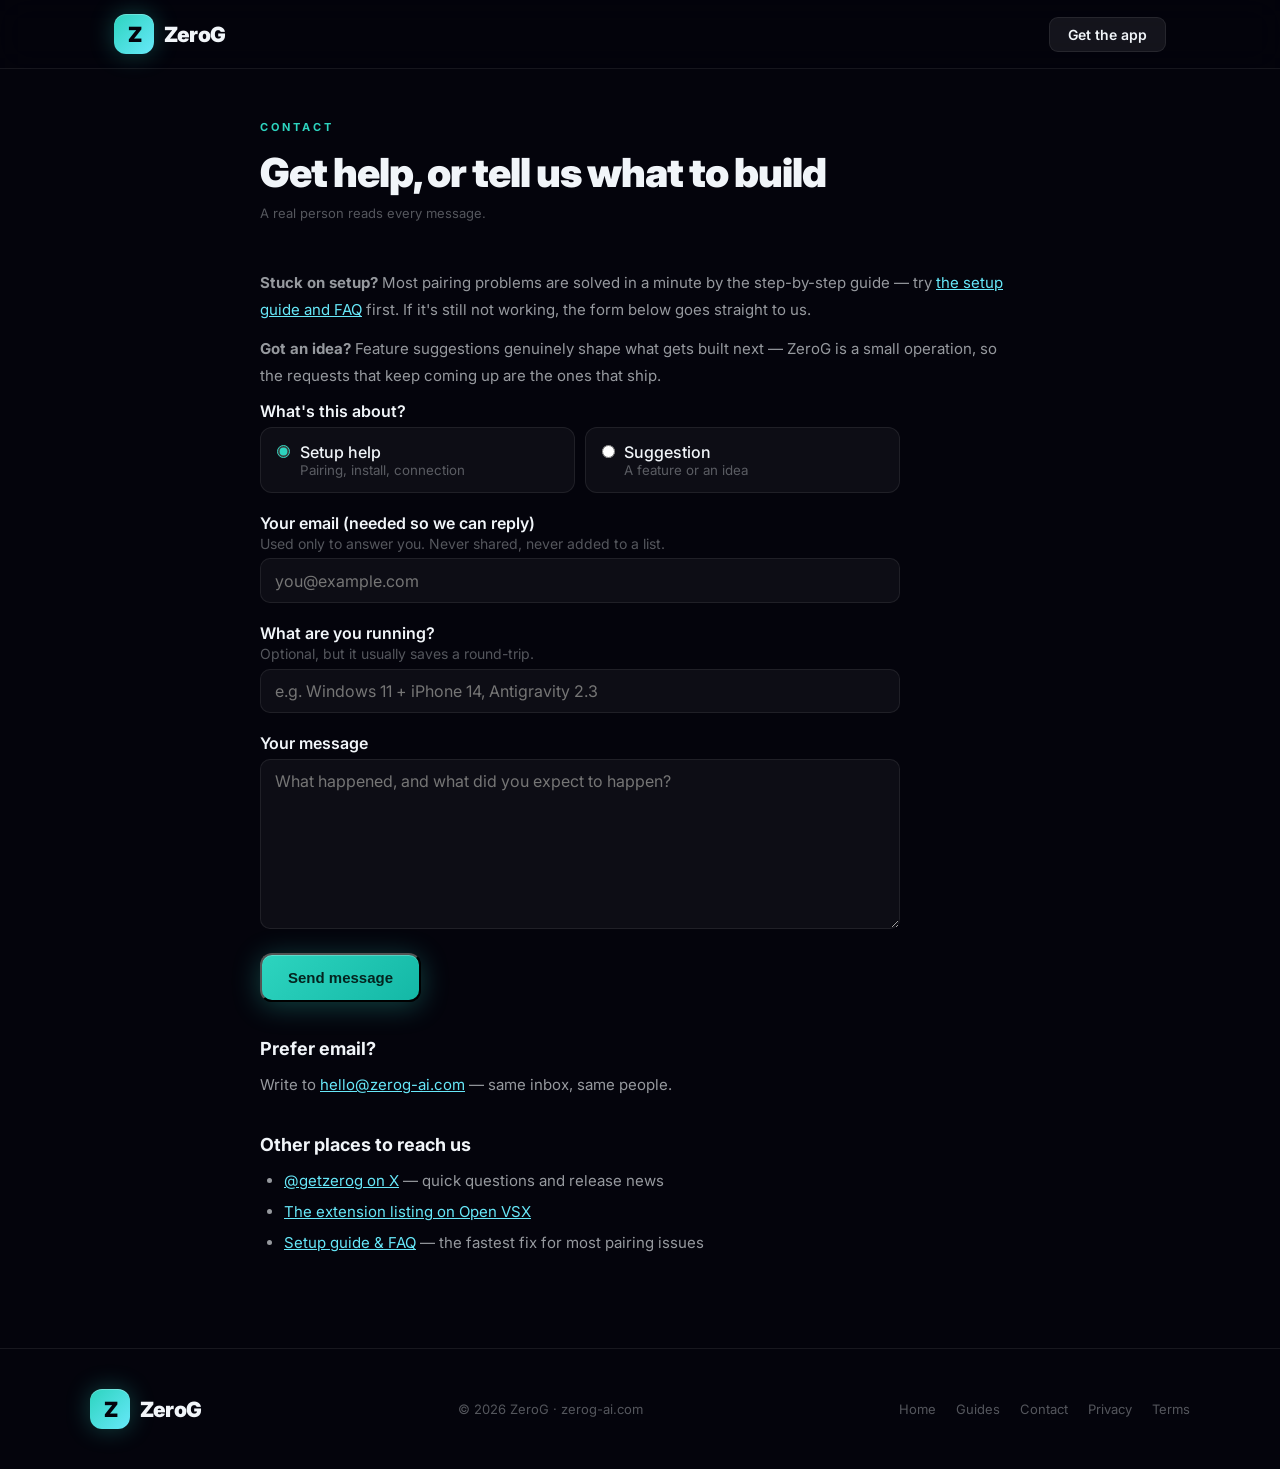
<file: contact.html>
<!DOCTYPE html>
<html lang="en">
<head>
  <meta charset="UTF-8" />
  <meta name="viewport" content="width=device-width, initial-scale=1.0" />
  <title>Contact &amp; Setup Help — ZeroG</title>
  <meta name="description" content="Stuck pairing ZeroG with the Google Antigravity IDE, or got an idea for a feature? Send it here — setup help and suggestions both land with the team." />
  <link rel="canonical" href="https://zerog-ai.com/contact" />
  <meta property="og:type" content="website" />
  <meta property="og:title" content="Contact &amp; Setup Help — ZeroG" />
  <meta property="og:description" content="Setup help for pairing ZeroG with the Google Antigravity IDE, plus a place to send feature suggestions." />
  <meta property="og:image" content="https://zerog-ai.com/assets/og-image.png" />
  <meta property="og:image:width" content="1200" />
  <meta property="og:image:height" content="630" />
  <meta property="og:url" content="https://zerog-ai.com/contact" />
  <meta name="twitter:card" content="summary_large_image" />
  <meta name="twitter:site" content="@getzerog" />
  <meta name="twitter:title" content="Contact &amp; Setup Help — ZeroG" />
  <meta name="twitter:description" content="Setup help and feature suggestions for ZeroG, the mobile companion for the Google Antigravity IDE." />
  <meta name="twitter:image" content="https://zerog-ai.com/assets/og-image.png" />
  <link rel="preconnect" href="https://fonts.googleapis.com" />
  <link href="https://fonts.googleapis.com/css2?family=Inter:wght@400;500;600;700;800;900&display=swap" rel="stylesheet" />
  <link rel="stylesheet" href="style.css" />
  <script type="application/ld+json">
  {
    "@context": "https://schema.org",
    "@type": "ContactPage",
    "name": "Contact & Setup Help — ZeroG",
    "url": "https://zerog-ai.com/contact",
    "description": "Setup help and feature suggestions for ZeroG, the mobile companion for the Google Antigravity IDE.",
    "publisher": {
      "@type": "Organization",
      "name": "ZeroG",
      "url": "https://zerog-ai.com",
      "email": "hello@zerog-ai.com"
    }
  }
  </script>
  <style>
    .zg-form { max-width: 640px; }
    .zg-field { margin: 0 0 1.25rem; }
    .zg-field label { display: block; font-weight: 600; margin-bottom: .4rem; color: var(--text); }
    .zg-field .hint { display: block; font-weight: 400; color: var(--muted); font-size: .875rem; margin-top: .15rem; }
    .zg-form input[type="text"], .zg-form input[type="email"], .zg-form select, .zg-form textarea {
      width: 100%; padding: .7rem .85rem; border-radius: 10px;
      background: var(--surface); border: 1px solid var(--border); color: var(--text);
      font-family: inherit; font-size: 1rem;
    }
    .zg-form textarea { min-height: 170px; resize: vertical; }
    .zg-form input:focus, .zg-form select:focus, .zg-form textarea:focus {
      outline: none; border-color: var(--accent); box-shadow: 0 0 0 3px var(--accent-glow);
    }
    .zg-choice { display: flex; gap: .6rem; flex-wrap: wrap; }
    .zg-choice label {
      flex: 1 1 200px; display: flex; gap: .6rem; align-items: flex-start; cursor: pointer;
      padding: .85rem 1rem; border-radius: 12px; background: var(--surface); border: 1px solid var(--border);
      font-weight: 500; margin: 0;
    }
    .zg-choice label:hover { background: var(--surface-2); }
    .zg-choice input { margin-top: .2rem; accent-color: var(--accent); }
    .zg-choice .t { display: block; }
    .zg-choice .t small { display: block; color: var(--muted); font-weight: 400; }
    .zg-hp { position: absolute; left: -9999px; width: 1px; height: 1px; overflow: hidden; }
    .zg-status { margin-top: 1rem; padding: .9rem 1.1rem; border-radius: 10px; display: none; }
    .zg-status.ok { display: block; background: rgba(34,197,94,.12); border: 1px solid rgba(34,197,94,.4); }
    .zg-status.bad { display: block; background: rgba(239,68,68,.12); border: 1px solid rgba(239,68,68,.4); }
  </style>
  <!-- Cloudflare Web Analytics --><script defer src="https://static.cloudflareinsights.com/beacon.min.js" data-cf-beacon='{"token": "cb9efad6dc3a477e81ec0faf9c66489c"}'></script><!-- End Cloudflare Web Analytics -->
  <!-- Microsoft Clarity (session replay + heatmaps; disclosed in /privacy §7) --><script type="text/javascript">(function(c,l,a,r,i,t,y){c[a]=c[a]||function(){(c[a].q=c[a].q||[]).push(arguments)};t=l.createElement(r);t.async=1;t.src="https://www.clarity.ms/tag/"+i;y=l.getElementsByTagName(r)[0];y.parentNode.insertBefore(t,y);})(window, document, "clarity", "script", "xen0wwx0p0");</script>
</head>
<body>
  <nav class="nav">
    <div class="nav-inner">
      <a href="/" class="nav-logo">
        <div class="logo-mark">Z</div>
        <span class="logo-text">ZeroG</span>
      </a>
      <div class="nav-links">
        <a href="/#download" class="nav-cta">Get the app</a>
      </div>
    </div>
  </nav>

  <section class="legal-section">
    <div class="legal-container">
      <div class="legal-header">
        <div class="section-label">CONTACT</div>
        <h1 class="legal-title">Get help, or tell us what to build</h1>
        <p class="legal-date">A real person reads every message.</p>
      </div>

      <div class="legal-body">
        <p><strong>Stuck on setup?</strong> Most pairing problems are solved in a minute by the step-by-step guide — try <a href="/connect">the setup guide and FAQ</a> first. If it's still not working, the form below goes straight to us.</p>
        <p><strong>Got an idea?</strong> Feature suggestions genuinely shape what gets built next — ZeroG is a small operation, so the requests that keep coming up are the ones that ship.</p>

        <form class="zg-form" id="zg-form" novalidate>
          <div class="zg-field">
            <label>What's this about?</label>
            <div class="zg-choice">
              <label>
                <input type="radio" name="kind" value="setup" checked>
                <span class="t">Setup help<small>Pairing, install, connection</small></span>
              </label>
              <label>
                <input type="radio" name="kind" value="suggestion">
                <span class="t">Suggestion<small>A feature or an idea</small></span>
              </label>
            </div>
          </div>

          <div class="zg-field">
            <label for="zg-email">Your email <span id="zg-email-req">(needed so we can reply)</span>
              <span class="hint">Used only to answer you. Never shared, never added to a list.</span>
            </label>
            <input type="email" id="zg-email" name="email" autocomplete="email" placeholder="you@example.com">
          </div>

          <div class="zg-field" id="zg-platform-wrap">
            <label for="zg-platform">What are you running?
              <span class="hint">Optional, but it usually saves a round-trip.</span>
            </label>
            <input type="text" id="zg-platform" name="platform" placeholder="e.g. Windows 11 + iPhone 14, Antigravity 2.3">
          </div>

          <div class="zg-field">
            <label for="zg-message">Your message</label>
            <textarea id="zg-message" name="message" placeholder="What happened, and what did you expect to happen?"></textarea>
          </div>

          <div class="zg-hp" aria-hidden="true">
            <label>Website<input type="text" name="website" tabindex="-1" autocomplete="off"></label>
          </div>

          <button type="submit" class="btn-primary" id="zg-submit">Send message</button>
          <div class="zg-status" id="zg-status" role="status" aria-live="polite"></div>
        </form>

        <h2>Prefer email?</h2>
        <p>Write to <a href="mailto:hello@zerog-ai.com">hello@zerog-ai.com</a> — same inbox, same people.</p>

        <h2>Other places to reach us</h2>
        <ul>
          <li><a href="https://x.com/getzerog" target="_blank" rel="noopener">@getzerog on X</a> — quick questions and release news</li>
          <li><a href="https://open-vsx.org/extension/zerog-ai/zerog-vscode-bridge" target="_blank" rel="noopener">The extension listing on Open VSX</a></li>
          <li><a href="/connect">Setup guide &amp; FAQ</a> — the fastest fix for most pairing issues</li>
        </ul>
      </div>
    </div>
  </section>

  <footer class="footer">
    <div class="container">
      <div class="footer-inner">
        <div class="nav-logo">
          <span class="logo-mark">Z</span>
          <span class="logo-text">ZeroG</span>
        </div>
        <p class="footer-copy">© 2026 ZeroG · zerog-ai.com</p>
        <div class="footer-links">
          <a href="/">Home</a>
          <a href="/blog/">Guides</a>
          <a href="/contact">Contact</a>
          <a href="/privacy">Privacy</a>
          <a href="/terms">Terms</a>
        </div>
      </div>
    </div>
  </footer>

  <script>
  (function () {
    var form = document.getElementById('zg-form');
    var statusEl = document.getElementById('zg-status');
    var btn = document.getElementById('zg-submit');
    var emailReq = document.getElementById('zg-email-req');
    var platformWrap = document.getElementById('zg-platform-wrap');

    function kind() {
      var r = form.querySelector('input[name="kind"]:checked');
      return r ? r.value : 'suggestion';
    }
    // Setup help needs a reply address; a suggestion can be anonymous.
    function syncKind() {
      var setup = kind() === 'setup';
      emailReq.textContent = setup ? '(needed so we can reply)' : '(optional — only if you want an answer)';
      platformWrap.style.display = setup ? '' : 'none';
    }
    form.querySelectorAll('input[name="kind"]').forEach(function (el) { el.addEventListener('change', syncKind); });
    syncKind();

    function say(msg, ok) {
      statusEl.textContent = msg;
      statusEl.className = 'zg-status ' + (ok ? 'ok' : 'bad');
    }

    form.addEventListener('submit', function (e) {
      e.preventDefault();
      var payload = {
        kind: kind(),
        email: form.email.value.trim(),
        platform: form.platform.value.trim(),
        message: form.message.value.trim(),
        website: form.website.value,
        page: location.pathname
      };
      if (payload.message.length < 5) { say('Please add a little more detail so we can actually help.', false); return; }
      if (payload.kind === 'setup' && !payload.email) { say('We need an email address to send the answer to.', false); return; }

      btn.disabled = true;
      var original = btn.textContent;
      btn.textContent = 'Sending…';

      fetch('https://zerog-admin.pages.dev/api/feedback', {
        method: 'POST',
        headers: { 'Content-Type': 'application/json' },
        body: JSON.stringify(payload)
      })
        .then(function (r) { return r.json().catch(function () { return { ok: r.ok }; }); })
        .then(function (d) {
          if (d && d.ok) {
            form.reset(); syncKind();
            say(payload.kind === 'setup'
              ? 'Got it. We’ll reply to that email address — usually within a day.'
              : 'Got it, thank you. Suggestions really do get read.', true);
          } else if (d && d.error === 'rate_limited') {
            say('That’s a few messages in a short time — give it ten minutes and try again.', false);
          } else {
            say('That didn’t send. Email hello@zerog-ai.com instead and we’ll pick it up there.', false);
          }
        })
        .catch(function () {
          say('That didn’t send — you may be offline. Email hello@zerog-ai.com and we’ll pick it up there.', false);
        })
        .then(function () { btn.disabled = false; btn.textContent = original; });
    });
  })();
  </script>
<script src="/track.js" defer></script>
</body>
</html>
</file>
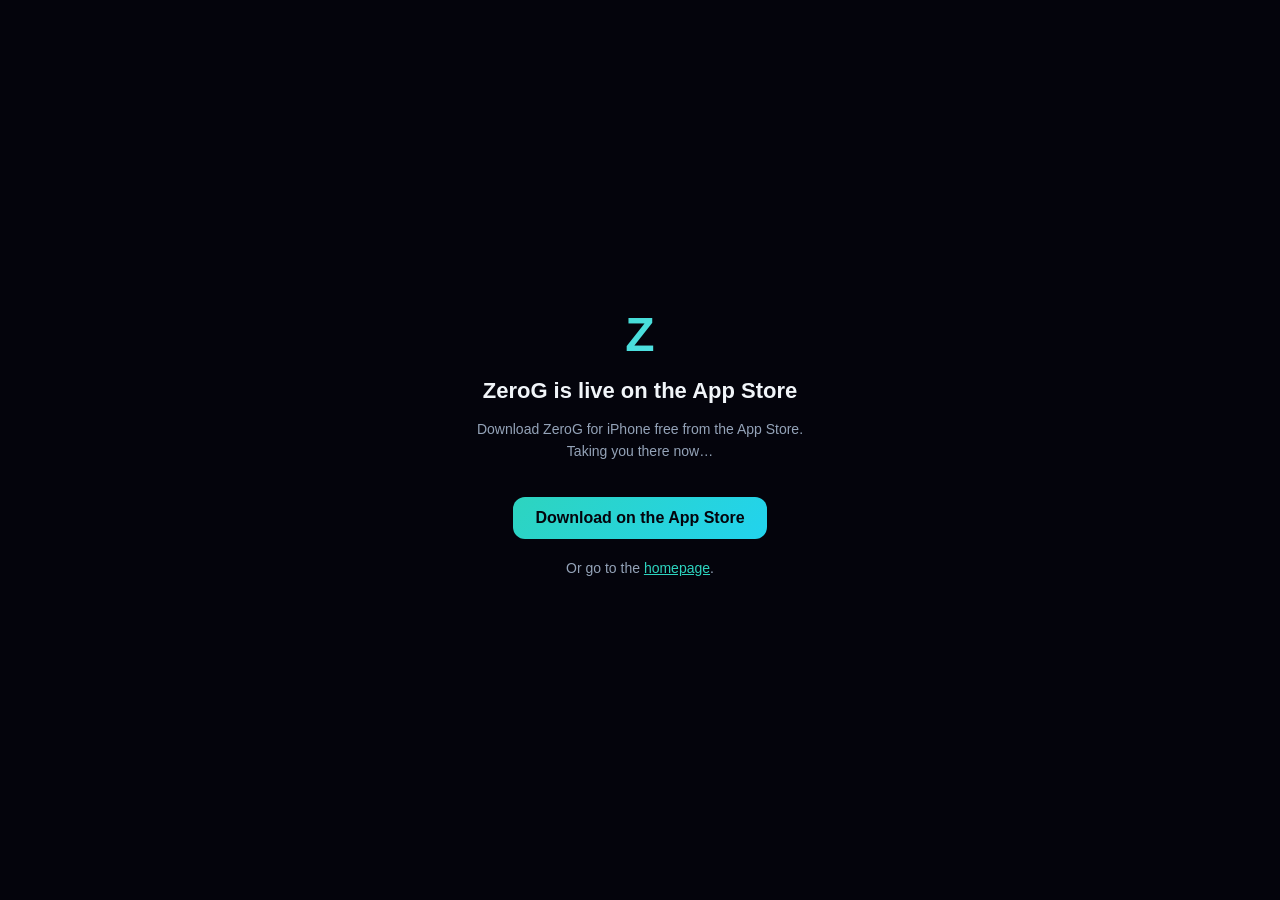
<file: dl.html>
<!DOCTYPE html>
<html lang="en">
<head>
<meta charset="UTF-8"/>
<meta http-equiv="refresh" content="2; url=https://apps.apple.com/us/app/zerog-remote-for-antigravity/id6763589468"/>
<meta name="robots" content="noindex, follow"/>
<title>ZeroG — Download for iPhone</title>
<meta property="og:title" content="ZeroG — Download for iPhone"/>
<meta property="og:description" content="ZeroG is the mobile companion for the Google Antigravity IDE. Free on the App Store now."/>
<meta property="og:image" content="https://zerog-ai.com/assets/og-image.png"/>
<meta property="og:image:width" content="1200"/>
<meta property="og:image:height" content="630"/>
<meta property="og:url" content="https://zerog-ai.com/dl.html"/>
<meta property="og:type" content="website"/>
<meta name="twitter:card" content="summary_large_image"/>
<meta name="twitter:site" content="@getzerog"/>
<style>
  body { font-family: -apple-system, 'Segoe UI', sans-serif; background: #04040c; color: #f1f5f9;
         display: flex; align-items: center; justify-content: center; height: 100vh; margin: 0; }
  .box { text-align: center; max-width: 420px; padding: 24px; }
  .logo { font-size: 48px; font-weight: 900; background: linear-gradient(135deg,#2dd4bf,#67e8f9);
          -webkit-background-clip: text; -webkit-text-fill-color: transparent; margin-bottom: 16px; }
  h1 { font-size: 22px; margin: 0 0 8px; }
  p { color: #94a3b8; font-size: 14px; line-height: 1.6; }
  a { color: #2dd4bf; }
  .btn { display: inline-block; margin-top: 20px; padding: 12px 22px; border-radius: 12px;
         background: linear-gradient(135deg,#2dd4bf,#22d3ee); color: #04040c; font-weight: 700;
         text-decoration: none; }
</style>
  <!-- Cloudflare Web Analytics --><script defer src="https://static.cloudflareinsights.com/beacon.min.js" data-cf-beacon='{"token": "cb9efad6dc3a477e81ec0faf9c66489c"}'></script><!-- End Cloudflare Web Analytics -->
  <!-- Microsoft Clarity (session replay + heatmaps; disclosed in /privacy §7) --><script type="text/javascript">(function(c,l,a,r,i,t,y){c[a]=c[a]||function(){(c[a].q=c[a].q||[]).push(arguments)};t=l.createElement(r);t.async=1;t.src="https://www.clarity.ms/tag/"+i;y=l.getElementsByTagName(r)[0];y.parentNode.insertBefore(t,y);})(window, document, "clarity", "script", "xen0wwx0p0");</script>
</head>
<body>
<div class="box">
  <div class="logo">Z</div>
  <h1>ZeroG is live on the App Store</h1>
  <p>Download ZeroG for iPhone free from the App Store.<br/>
  Taking you there now…</p>
  <a class="btn" href="https://apps.apple.com/us/app/zerog-remote-for-antigravity/id6763589468">Download on the App Store</a>
  <p style="margin-top:18px">Or go to the <a href="/">homepage</a>.</p>
</div>
<script src="/track.js" defer></script>
</body>
</html>
</file>
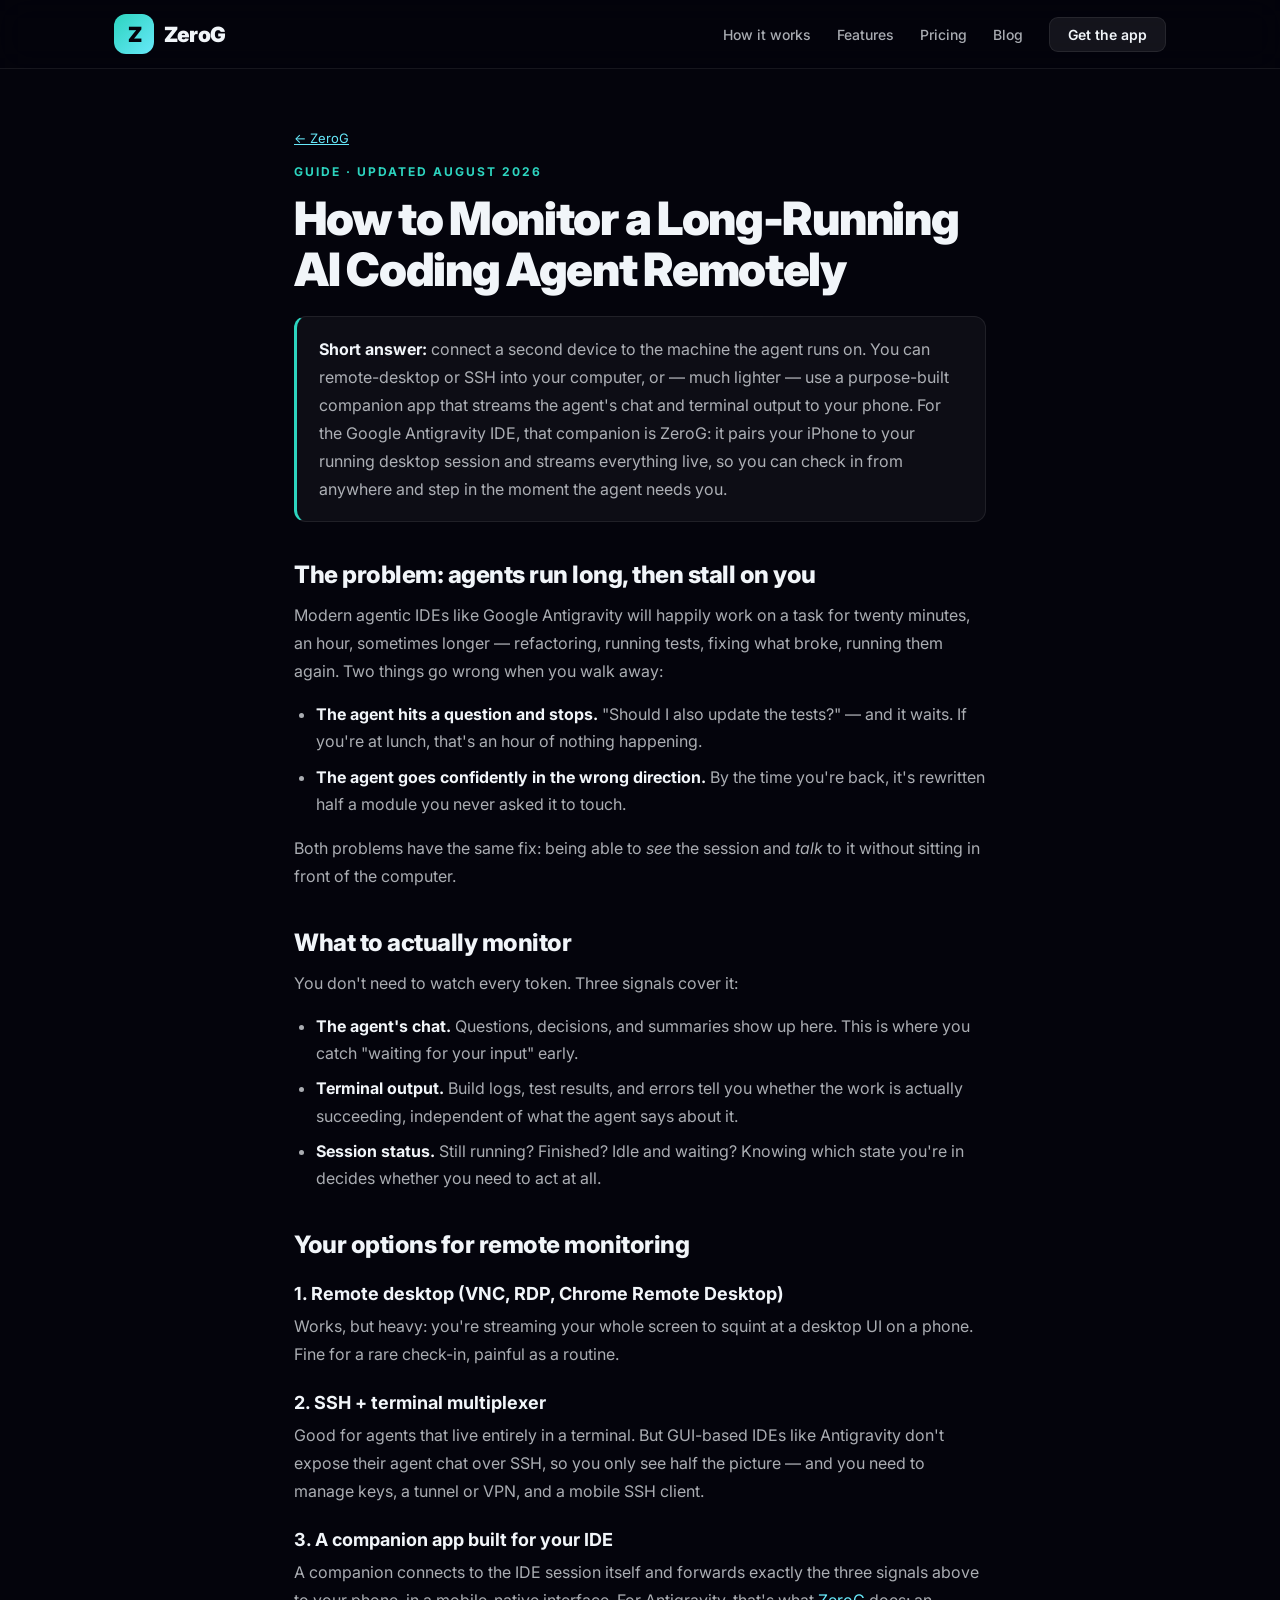
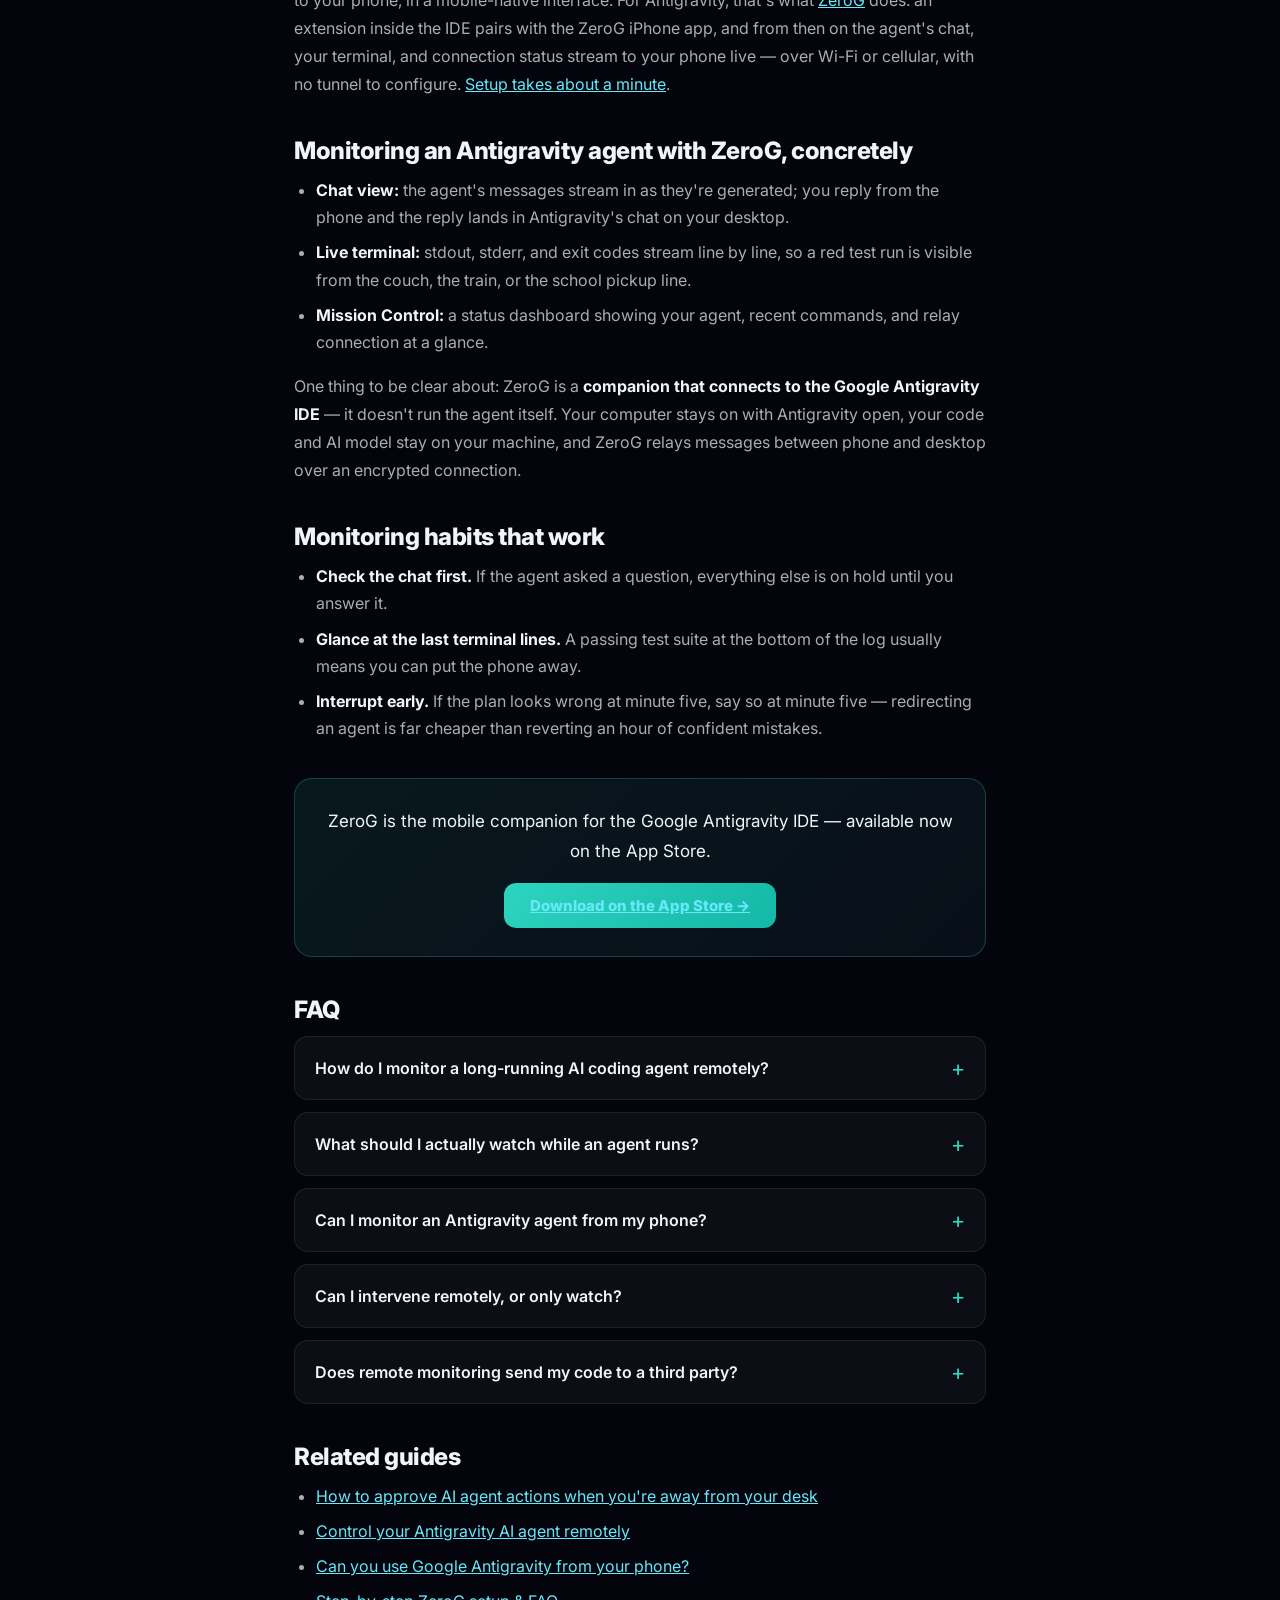
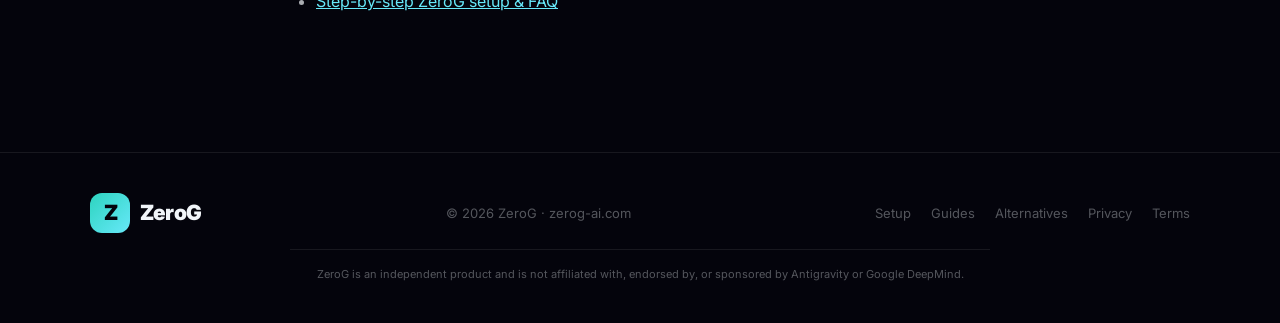
<file: monitor-ai-agent-remotely.html>
<!DOCTYPE html>
<html lang="en">
<head>
  <meta charset="UTF-8" />
  <meta name="viewport" content="width=device-width, initial-scale=1.0" />
  <title>How to Monitor a Long-Running AI Coding Agent Remotely (2026) — ZeroG</title>
  <meta name="description" content="AI coding agents can run for 20 minutes or two hours — and they stall the moment they need you. Here's how to watch a long-running agent from your phone, what to monitor, and how to set it up for Google Antigravity." />
  <link rel="canonical" href="https://zerog-ai.com/monitor-ai-agent-remotely" />
  <meta property="og:type" content="article" />
  <meta property="og:title" content="How to Monitor a Long-Running AI Coding Agent Remotely (2026)" />
  <meta property="og:description" content="How to watch a long-running AI coding agent from your phone, what to monitor, and how to set it up for Google Antigravity." />
  <meta property="og:image" content="https://zerog-ai.com/assets/og-image.png" />
  <meta property="og:image:width" content="1200" />
  <meta property="og:image:height" content="630" />
  <meta property="og:url" content="https://zerog-ai.com/monitor-ai-agent-remotely" />
  <meta name="twitter:card" content="summary_large_image" />
  <meta name="twitter:site" content="@getzerog" />
  <meta name="twitter:title" content="How to Monitor a Long-Running AI Coding Agent Remotely (2026)" />
  <meta name="twitter:description" content="How to watch a long-running AI coding agent from your phone, what to monitor, and how to set it up for Google Antigravity." />
  <meta name="twitter:image" content="https://zerog-ai.com/assets/og-image.png" />
  <link rel="preconnect" href="https://fonts.googleapis.com" />
  <link rel="preconnect" href="https://fonts.gstatic.com" crossorigin />
  <link href="https://fonts.googleapis.com/css2?family=Inter:wght@300;400;500;600;700;800;900&display=swap" rel="stylesheet" />
  <script type="application/ld+json">
  {"@context":"https://schema.org","@type":"Article","headline":"How to Monitor a Long-Running AI Coding Agent Remotely (2026)","description":"How to watch a long-running AI coding agent from your phone, what to monitor, and how to set it up for Google Antigravity.","image":"https://zerog-ai.com/assets/og-image.png","datePublished":"2026-08-05","dateModified":"2026-08-05","author":{"@type":"Organization","name":"ZeroG"},"publisher":{"@type":"Organization","name":"ZeroG","logo":{"@type":"ImageObject","url":"https://zerog-ai.com/assets/app-icon.png"}},"mainEntityOfPage":"https://zerog-ai.com/monitor-ai-agent-remotely"}
  </script>
  <script type="application/ld+json">
  {"@context":"https://schema.org","@type":"SoftwareApplication","name":"ZeroG: Remote for Antigravity","alternateName":"ZeroG","applicationCategory":"DeveloperApplication","operatingSystem":"iOS 15.1+","description":"ZeroG is the mobile companion for the Google Antigravity AI IDE. It requires the desktop Antigravity IDE to be running — ZeroG does not work standalone. Send commands, run terminal commands, and watch your AI agent's responses stream live from your phone.","url":"https://zerog-ai.com/","downloadUrl":"https://apps.apple.com/us/app/id6763589468","image":"https://zerog-ai.com/assets/og-image.png","offers":[{"@type":"Offer","name":"Free","price":"0","priceCurrency":"USD","description":"Full access, ad-supported. 1 paired device."},{"@type":"Offer","name":"Pro","price":"12.99","priceCurrency":"USD","description":"No ads, unlimited devices, priority relay & support."}],"publisher":{"@type":"Organization","name":"ZeroG"}}
  </script>
  <script type="application/ld+json">
  {"@context":"https://schema.org","@type":"FAQPage","mainEntity":[
  {"@type":"Question","name":"How do I monitor a long-running AI coding agent remotely?","acceptedAnswer":{"@type":"Answer","text":"Connect a second device to the machine the agent runs on. The practical options are a remote-desktop or SSH session into your computer, or a purpose-built companion app that streams the agent's chat and terminal output to your phone. For the Google Antigravity IDE, ZeroG is a companion app that pairs your iPhone to the running desktop session and streams the agent's replies and terminal output live."}},
  {"@type":"Question","name":"What should I actually watch while an agent runs?","acceptedAnswer":{"@type":"Answer","text":"Three things: the agent's chat (is it asking a question or announcing a decision?), the terminal output (are builds and tests passing?), and the session status (is it still running, finished, or stalled waiting on you?)."}},
  {"@type":"Question","name":"Can I monitor an Antigravity agent from my phone?","acceptedAnswer":{"@type":"Answer","text":"Yes. Antigravity itself is desktop-only, but the ZeroG companion app connects to your running Antigravity session and streams the agent's chat and terminal output to your iPhone in real time, over Wi-Fi or cellular."}},
  {"@type":"Question","name":"Can I intervene remotely, or only watch?","acceptedAnswer":{"@type":"Answer","text":"You can intervene. From the phone you can answer the agent's questions, send follow-up instructions, redirect it, or stop it — the same inputs you'd give at the keyboard."}},
  {"@type":"Question","name":"Does remote monitoring send my code to a third party?","acceptedAnswer":{"@type":"Answer","text":"It shouldn't, and with ZeroG it doesn't — your code and AI model stay on your own machine, and ZeroG only relays messages between your phone and your PC over an encrypted connection."}}
  ]}
  </script>
  <style>
*,*::before,*::after{box-sizing:border-box;margin:0;padding:0}
:root{--bg:#04040c;--surface:rgba(255,255,255,0.04);--surface-2:rgba(255,255,255,0.07);--border:rgba(255,255,255,0.08);--text:#f1f5f9;--text-2:rgba(241,245,249,0.7);--muted:rgba(241,245,249,0.34);--accent:#2dd4bf;--accent-2:#67e8f9;--green:#22c55e}
html{scroll-behavior:smooth}
body{font-family:'Inter',sans-serif;background:var(--bg);color:var(--text);-webkit-font-smoothing:antialiased;overflow-x:hidden}
.nav{position:fixed;top:0;left:0;right:0;z-index:100;backdrop-filter:blur(16px);-webkit-backdrop-filter:blur(16px);border-bottom:1px solid var(--border);background:rgba(4,4,12,0.72)}
.nav-inner{max-width:1100px;margin:0 auto;padding:14px 24px;display:flex;align-items:center;justify-content:space-between}
.nav-logo{display:flex;align-items:center;gap:10px;text-decoration:none}
.logo-mark{width:40px;height:40px;background:linear-gradient(135deg,var(--accent),var(--accent-2));border-radius:12px;display:flex;align-items:center;justify-content:center;font-weight:900;font-size:21px;color:#04040c;letter-spacing:-1px}
.logo-text{font-size:21px;font-weight:900;letter-spacing:-0.8px;color:var(--text)}
.nav-links{display:flex;align-items:center;gap:26px}
.nav-links a{color:var(--text-2);text-decoration:none;font-size:14px;font-weight:500;transition:color .2s}
.nav-links a:hover{color:var(--text)}
.nav-cta{background:var(--surface-2);border:1px solid var(--border);color:var(--text)!important;padding:8px 18px;border-radius:9px;font-weight:600!important}
.article{max-width:740px;margin:0 auto;padding:130px 24px 70px}
.crumb{font-size:13px;color:var(--muted);margin-bottom:18px}
.crumb a{color:var(--accent);text-decoration:none}
.meta{font-size:12px;font-weight:700;letter-spacing:2px;color:var(--accent);margin-bottom:14px}
.article h1{font-size:clamp(30px,4.5vw,46px);font-weight:900;letter-spacing:-1.3px;line-height:1.1;margin-bottom:22px}
.lede{font-size:18px;line-height:1.65;color:var(--text-2);background:var(--surface);border:1px solid var(--border);border-left:3px solid var(--accent);border-radius:12px;padding:18px 22px;margin-bottom:30px}
.lede strong{color:var(--text)}
.article h2{font-size:24px;font-weight:800;letter-spacing:-.5px;margin:38px 0 12px}
.article h3{font-size:18px;font-weight:700;margin:24px 0 8px}
.article p{font-size:16px;line-height:1.75;color:var(--text-2);margin-bottom:16px}
.article ul,.article ol{margin:0 0 16px 22px}
.article li{font-size:16px;line-height:1.7;color:var(--text-2);margin-bottom:8px}
.article a{color:var(--accent-2);text-decoration:underline}
.article strong{color:var(--text)}
.cta-box{background:linear-gradient(135deg,rgba(45,212,191,0.1),rgba(103,232,249,0.05));border:1px solid rgba(45,212,191,0.25);border-radius:18px;padding:28px 30px;margin:36px 0 10px;text-align:center}
.cta-box p{font-size:17px;color:var(--text);margin-bottom:16px}
.btn{display:inline-flex;align-items:center;gap:8px;background:linear-gradient(135deg,var(--accent),#14b8a6);color:#04241f;font-weight:800;font-size:15px;padding:13px 26px;border-radius:12px;text-decoration:none}
.faq-list details{background:var(--surface);border:1px solid var(--border);border-radius:14px;padding:0 20px;margin-bottom:12px}
.faq-list details[open]{background:var(--surface-2)}
.faq-list summary{font-size:16px;font-weight:600;padding:18px 0;cursor:pointer;list-style:none;display:flex;justify-content:space-between;align-items:center;gap:12px;color:var(--text)}
.faq-list summary::-webkit-details-marker{display:none}
.faq-list summary::after{content:'+';color:var(--accent);font-size:22px;font-weight:400;flex-shrink:0}
.faq-list details[open] summary::after{content:'–'}
.faq-list p{font-size:15px;line-height:1.7;color:var(--text-2);padding:0 0 20px;margin:0}
.related{margin-top:14px}
.footer{padding:40px 24px;border-top:1px solid var(--border);margin-top:50px}
.footer-inner{max-width:1100px;margin:0 auto;display:flex;align-items:center;justify-content:space-between;flex-wrap:wrap;gap:16px}
.footer-copy{font-size:13px;color:var(--muted)}
.footer-links{display:flex;gap:20px;flex-wrap:wrap}
.footer-links a{font-size:13px;color:var(--muted);text-decoration:none}
.footer-links a:hover{color:var(--text-2)}
.disc{font-size:11px;color:var(--muted);text-align:center;max-width:700px;margin:16px auto 0;padding-top:16px;border-top:1px solid var(--border);line-height:1.6}
@media(max-width:600px){.nav-links a:not(.nav-cta){display:none}}
  </style>
  <!-- Cloudflare Web Analytics --><script defer src="https://static.cloudflareinsights.com/beacon.min.js" data-cf-beacon='{"token": "cb9efad6dc3a477e81ec0faf9c66489c"}'></script><!-- End Cloudflare Web Analytics -->
  <!-- Microsoft Clarity (session replay + heatmaps; disclosed in /privacy §7) --><script type="text/javascript">(function(c,l,a,r,i,t,y){c[a]=c[a]||function(){(c[a].q=c[a].q||[]).push(arguments)};t=l.createElement(r);t.async=1;t.src="https://www.clarity.ms/tag/"+i;y=l.getElementsByTagName(r)[0];y.parentNode.insertBefore(t,y);})(window, document, "clarity", "script", "xen0wwx0p0");</script>
</head>
<body>
  <nav class="nav">
    <div class="nav-inner">
      <a href="/" class="nav-logo"><span class="logo-mark">Z</span><span class="logo-text">ZeroG</span></a>
      <div class="nav-links">
        <a href="/#how">How it works</a>
        <a href="/#features">Features</a>
        <a href="/#pricing">Pricing</a>
        <a href="/blog/">Blog</a>
        <a href="/#download" class="nav-cta">Get the app</a>
      </div>
    </div>
  </nav>

  <article class="article">
    <div class="crumb"><a href="/">← ZeroG</a></div>
    <div class="meta">GUIDE · UPDATED AUGUST 2026</div>
    <h1>How to Monitor a Long-Running AI Coding Agent Remotely</h1>

    <p class="lede"><strong>Short answer:</strong> connect a second device to the machine the agent runs on. You can remote-desktop or SSH into your computer, or — much lighter — use a purpose-built companion app that streams the agent's chat and terminal output to your phone. For the Google Antigravity IDE, that companion is ZeroG: it pairs your iPhone to your running desktop session and streams everything live, so you can check in from anywhere and step in the moment the agent needs you.</p>

    <h2>The problem: agents run long, then stall on you</h2>
    <p>Modern agentic IDEs like Google Antigravity will happily work on a task for twenty minutes, an hour, sometimes longer — refactoring, running tests, fixing what broke, running them again. Two things go wrong when you walk away:</p>
    <ul>
      <li><strong>The agent hits a question and stops.</strong> "Should I also update the tests?" — and it waits. If you're at lunch, that's an hour of nothing happening.</li>
      <li><strong>The agent goes confidently in the wrong direction.</strong> By the time you're back, it's rewritten half a module you never asked it to touch.</li>
    </ul>
    <p>Both problems have the same fix: being able to <em>see</em> the session and <em>talk</em> to it without sitting in front of the computer.</p>

    <h2>What to actually monitor</h2>
    <p>You don't need to watch every token. Three signals cover it:</p>
    <ul>
      <li><strong>The agent's chat.</strong> Questions, decisions, and summaries show up here. This is where you catch "waiting for your input" early.</li>
      <li><strong>Terminal output.</strong> Build logs, test results, and errors tell you whether the work is actually succeeding, independent of what the agent says about it.</li>
      <li><strong>Session status.</strong> Still running? Finished? Idle and waiting? Knowing which state you're in decides whether you need to act at all.</li>
    </ul>

    <h2>Your options for remote monitoring</h2>
    <h3>1. Remote desktop (VNC, RDP, Chrome Remote Desktop)</h3>
    <p>Works, but heavy: you're streaming your whole screen to squint at a desktop UI on a phone. Fine for a rare check-in, painful as a routine.</p>
    <h3>2. SSH + terminal multiplexer</h3>
    <p>Good for agents that live entirely in a terminal. But GUI-based IDEs like Antigravity don't expose their agent chat over SSH, so you only see half the picture — and you need to manage keys, a tunnel or VPN, and a mobile SSH client.</p>
    <h3>3. A companion app built for your IDE</h3>
    <p>A companion connects to the IDE session itself and forwards exactly the three signals above to your phone, in a mobile-native interface. For Antigravity, that's what <a href="/">ZeroG</a> does: an extension inside the IDE pairs with the ZeroG iPhone app, and from then on the agent's chat, your terminal, and connection status stream to your phone live — over Wi-Fi or cellular, with no tunnel to configure. <a href="/connect">Setup takes about a minute</a>.</p>

    <h2>Monitoring an Antigravity agent with ZeroG, concretely</h2>
    <ul>
      <li><strong>Chat view:</strong> the agent's messages stream in as they're generated; you reply from the phone and the reply lands in Antigravity's chat on your desktop.</li>
      <li><strong>Live terminal:</strong> stdout, stderr, and exit codes stream line by line, so a red test run is visible from the couch, the train, or the school pickup line.</li>
      <li><strong>Mission Control:</strong> a status dashboard showing your agent, recent commands, and relay connection at a glance.</li>
    </ul>
    <p>One thing to be clear about: ZeroG is a <strong>companion that connects to the Google Antigravity IDE</strong> — it doesn't run the agent itself. Your computer stays on with Antigravity open, your code and AI model stay on your machine, and ZeroG relays messages between phone and desktop over an encrypted connection.</p>

    <h2>Monitoring habits that work</h2>
    <ul>
      <li><strong>Check the chat first.</strong> If the agent asked a question, everything else is on hold until you answer it.</li>
      <li><strong>Glance at the last terminal lines.</strong> A passing test suite at the bottom of the log usually means you can put the phone away.</li>
      <li><strong>Interrupt early.</strong> If the plan looks wrong at minute five, say so at minute five — redirecting an agent is far cheaper than reverting an hour of confident mistakes.</li>
    </ul>

    <div class="cta-box">
      <p>ZeroG is the mobile companion for the Google Antigravity IDE — available now on the App Store.</p>
      <a href="https://apps.apple.com/us/app/id6763589468" target="_blank" rel="noopener" class="btn">Download on the App Store →</a>
    </div>

    <h2>FAQ</h2>
    <div class="faq-list">
      <details>
        <summary>How do I monitor a long-running AI coding agent remotely?</summary>
        <p>Connect a second device to the machine the agent runs on. The practical options are a remote-desktop or SSH session into your computer, or a purpose-built companion app that streams the agent's chat and terminal output to your phone. For the Google Antigravity IDE, ZeroG is a companion app that pairs your iPhone to the running desktop session and streams the agent's replies and terminal output live.</p>
      </details>
      <details>
        <summary>What should I actually watch while an agent runs?</summary>
        <p>Three things: the agent's chat (is it asking a question or announcing a decision?), the terminal output (are builds and tests passing?), and the session status (is it still running, finished, or stalled waiting on you?).</p>
      </details>
      <details>
        <summary>Can I monitor an Antigravity agent from my phone?</summary>
        <p>Yes. Antigravity itself is desktop-only, but the ZeroG companion app connects to your running Antigravity session and streams the agent's chat and terminal output to your iPhone in real time, over Wi-Fi or cellular.</p>
      </details>
      <details>
        <summary>Can I intervene remotely, or only watch?</summary>
        <p>You can intervene. From the phone you can answer the agent's questions, send follow-up instructions, redirect it, or stop it — the same inputs you'd give at the keyboard.</p>
      </details>
      <details>
        <summary>Does remote monitoring send my code to a third party?</summary>
        <p>It shouldn't, and with ZeroG it doesn't — your code and AI model stay on your own machine, and ZeroG only relays messages between your phone and your PC over an encrypted connection.</p>
      </details>
    </div>

    <h2 class="related">Related guides</h2>
    <ul>
      <li><a href="/approve-ai-agent-actions-remotely">How to approve AI agent actions when you're away from your desk</a></li>
      <li><a href="/antigravity-remote-control">Control your Antigravity AI agent remotely</a></li>
      <li><a href="/antigravity-from-phone">Can you use Google Antigravity from your phone?</a></li>
      <li><a href="/connect">Step-by-step ZeroG setup &amp; FAQ</a></li>
    </ul>
  </article>

  <footer class="footer">
    <div class="footer-inner">
      <a href="/" class="nav-logo"><span class="logo-mark">Z</span><span class="logo-text">ZeroG</span></a>
      <p class="footer-copy">© 2026 ZeroG · zerog-ai.com</p>
      <div class="footer-links">
        <a href="/connect">Setup</a>
        <a href="/blog/">Guides</a>
        <a href="/alternatives">Alternatives</a>
        <a href="/privacy">Privacy</a>
        <a href="/terms">Terms</a>
      </div>
    </div>
    <p class="disc">ZeroG is an independent product and is not affiliated with, endorsed by, or sponsored by Antigravity or Google DeepMind.</p>
  </footer>
<script src="/track.js" defer></script>
</body>
</html>
</file>
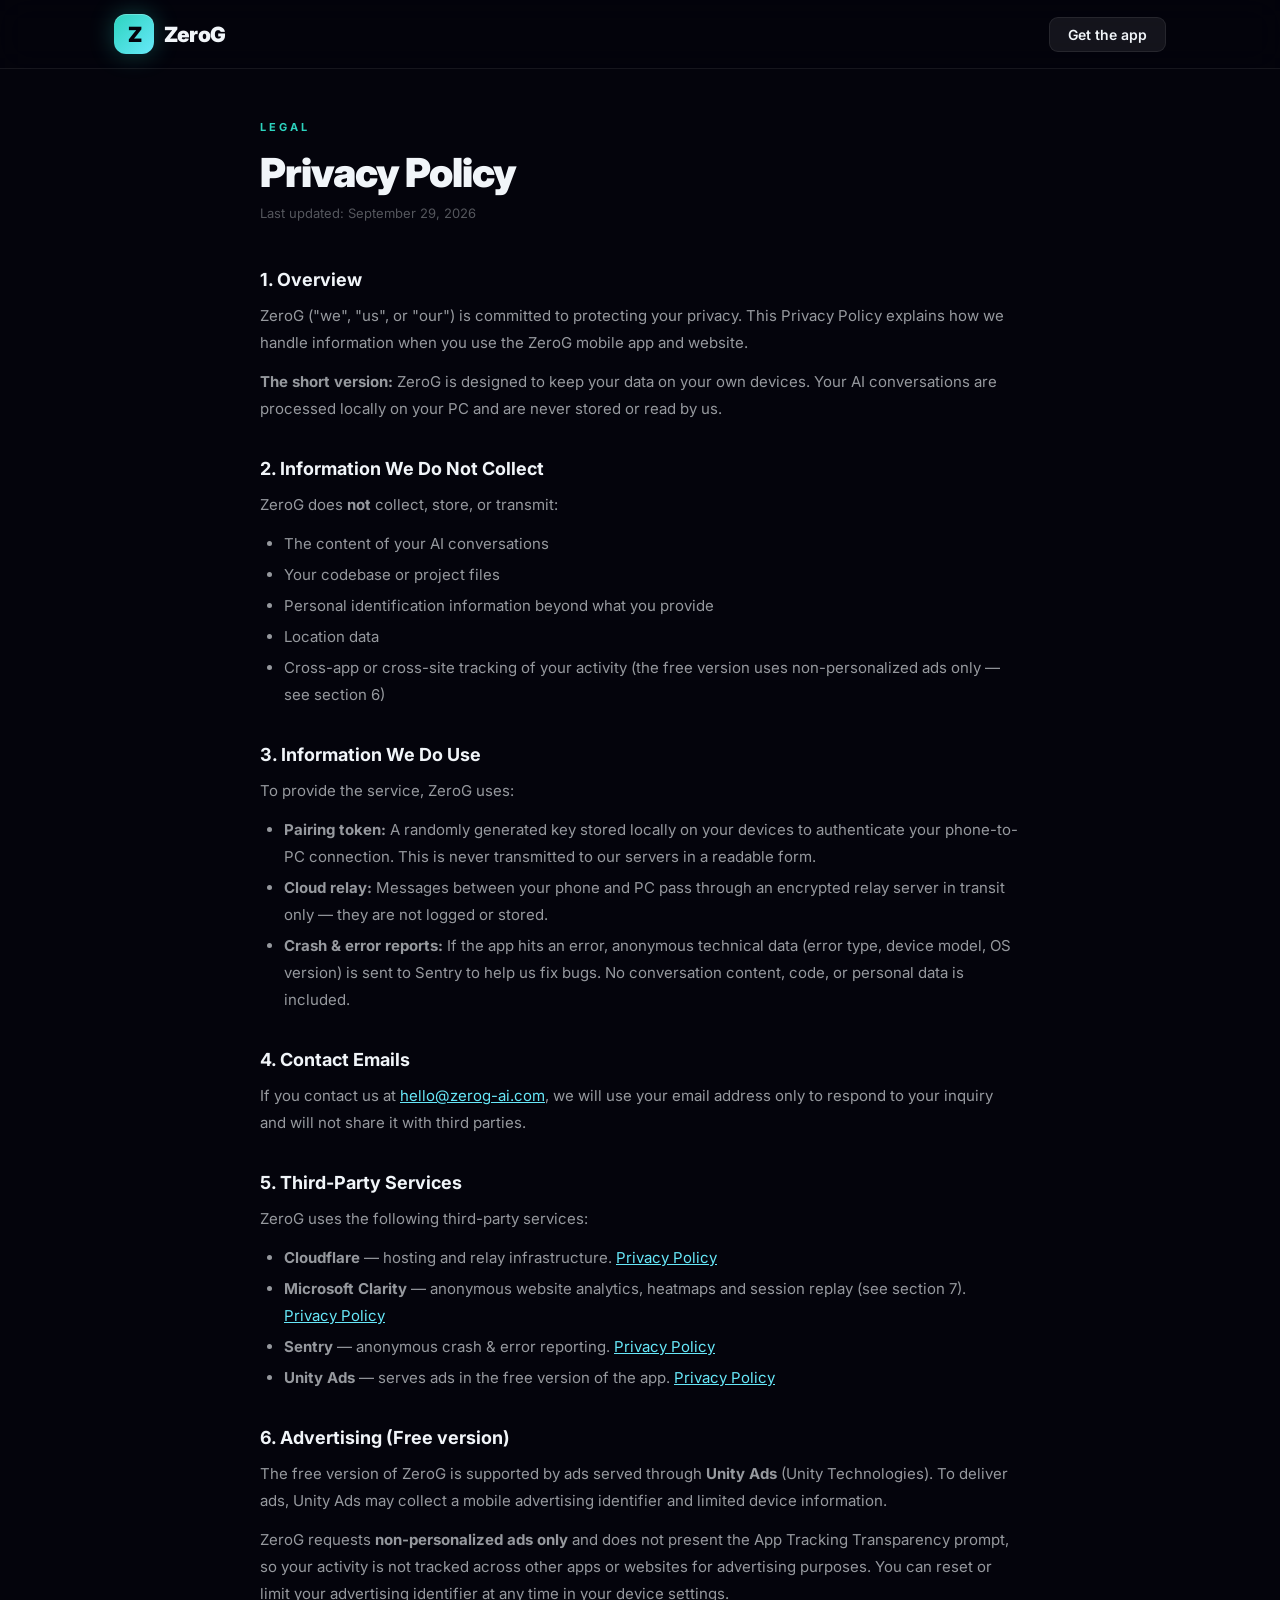
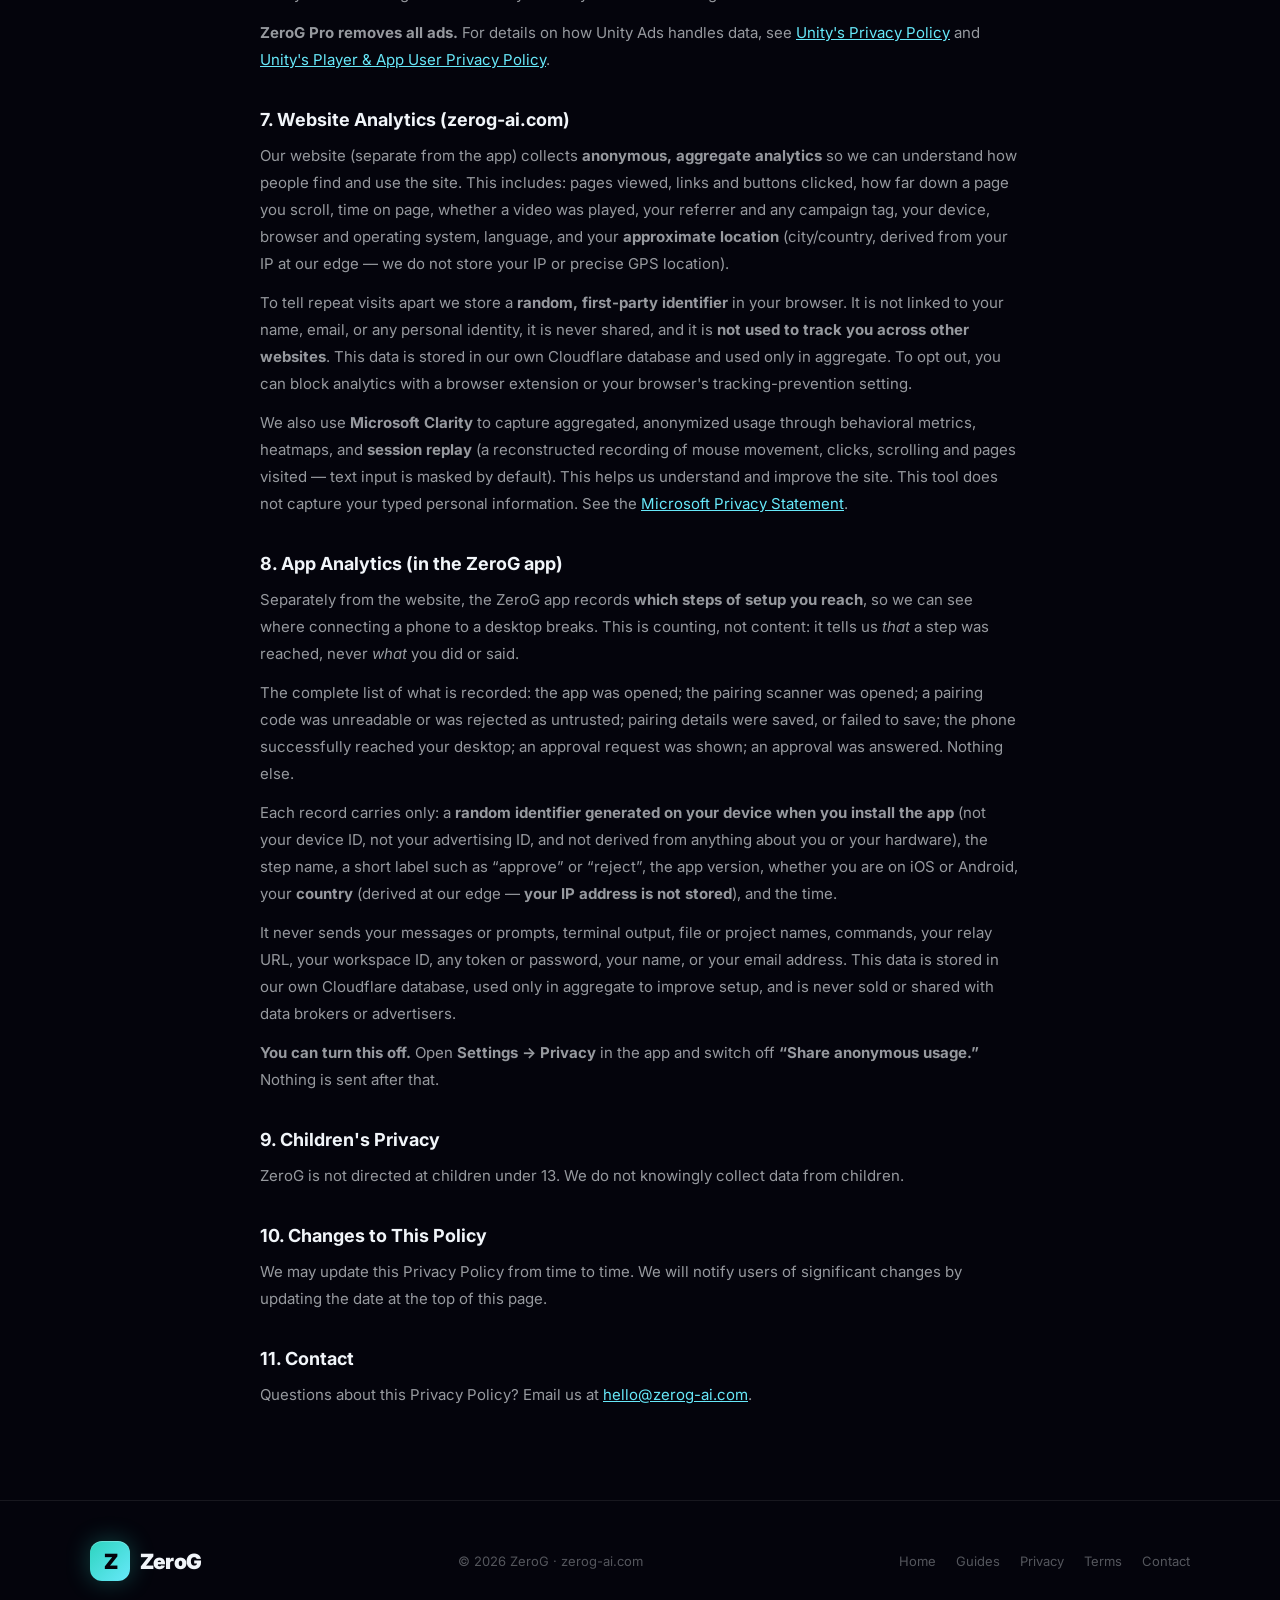
<file: privacy.html>
<!DOCTYPE html>
<html lang="en">
<head>
  <meta charset="UTF-8" />
  <meta name="viewport" content="width=device-width, initial-scale=1.0" />
  <title>Privacy Policy — ZeroG</title>
  <meta name="description" content="Privacy Policy for ZeroG, the mobile companion for the Google Antigravity IDE. Your code and AI model stay on your own machine." />
  <link rel="canonical" href="https://zerog-ai.com/privacy" />
  <meta property="og:type" content="website" />
  <meta property="og:title" content="Privacy Policy — ZeroG" />
  <meta property="og:description" content="Privacy Policy for ZeroG, the mobile companion for the Google Antigravity IDE." />
  <meta property="og:image" content="https://zerog-ai.com/assets/og-image.png" />
  <meta property="og:image:width" content="1200" />
  <meta property="og:image:height" content="630" />
  <meta property="og:url" content="https://zerog-ai.com/privacy" />
  <meta name="twitter:card" content="summary_large_image" />
  <meta name="twitter:site" content="@getzerog" />
  <meta name="twitter:title" content="Privacy Policy — ZeroG" />
  <meta name="twitter:description" content="Privacy Policy for ZeroG, the mobile companion for the Google Antigravity IDE." />
  <meta name="twitter:image" content="https://zerog-ai.com/assets/og-image.png" />
  <link rel="preconnect" href="https://fonts.googleapis.com" />
  <link href="https://fonts.googleapis.com/css2?family=Inter:wght@400;500;600;700;800;900&display=swap" rel="stylesheet" />
  <link rel="stylesheet" href="style.css" />
  <!-- Cloudflare Web Analytics --><script defer src="https://static.cloudflareinsights.com/beacon.min.js" data-cf-beacon='{"token": "cb9efad6dc3a477e81ec0faf9c66489c"}'></script><!-- End Cloudflare Web Analytics -->
  <!-- Microsoft Clarity (session replay + heatmaps; disclosed in /privacy §7) --><script type="text/javascript">(function(c,l,a,r,i,t,y){c[a]=c[a]||function(){(c[a].q=c[a].q||[]).push(arguments)};t=l.createElement(r);t.async=1;t.src="https://www.clarity.ms/tag/"+i;y=l.getElementsByTagName(r)[0];y.parentNode.insertBefore(t,y);})(window, document, "clarity", "script", "xen0wwx0p0");</script>
</head>
<body>
  <nav class="nav">
    <div class="nav-inner">
      <a href="/" class="nav-logo">
        <div class="logo-mark">Z</div>
        <span class="logo-text">ZeroG</span>
      </a>
      <div class="nav-links">
        <a href="/#download" class="nav-cta">Get the app</a>
      </div>
    </div>
  </nav>

  <section class="legal-section">
    <div class="legal-container">
      <div class="legal-header">
        <div class="section-label">LEGAL</div>
        <h1 class="legal-title">Privacy Policy</h1>
        <p class="legal-date">Last updated: September 29, 2026</p>
      </div>

      <div class="legal-body">
        <h2>1. Overview</h2>
        <p>ZeroG ("we", "us", or "our") is committed to protecting your privacy. This Privacy Policy explains how we handle information when you use the ZeroG mobile app and website.</p>
        <p><strong>The short version:</strong> ZeroG is designed to keep your data on your own devices. Your AI conversations are processed locally on your PC and are never stored or read by us.</p>

        <h2>2. Information We Do Not Collect</h2>
        <p>ZeroG does <strong>not</strong> collect, store, or transmit:</p>
        <ul>
          <li>The content of your AI conversations</li>
          <li>Your codebase or project files</li>
          <li>Personal identification information beyond what you provide</li>
          <li>Location data</li>
          <li>Cross-app or cross-site tracking of your activity (the free version uses non-personalized ads only — see section 6)</li>
        </ul>

        <h2>3. Information We Do Use</h2>
        <p>To provide the service, ZeroG uses:</p>
        <ul>
          <li><strong>Pairing token:</strong> A randomly generated key stored locally on your devices to authenticate your phone-to-PC connection. This is never transmitted to our servers in a readable form.</li>
          <li><strong>Cloud relay:</strong> Messages between your phone and PC pass through an encrypted relay server in transit only — they are not logged or stored.</li>
          <li><strong>Crash &amp; error reports:</strong> If the app hits an error, anonymous technical data (error type, device model, OS version) is sent to Sentry to help us fix bugs. No conversation content, code, or personal data is included.</li>
        </ul>

        <h2>4. Contact Emails</h2>
        <p>If you contact us at <a href="mailto:hello@zerog-ai.com">hello@zerog-ai.com</a>, we will use your email address only to respond to your inquiry and will not share it with third parties.</p>

        <h2>5. Third-Party Services</h2>
        <p>ZeroG uses the following third-party services:</p>
        <ul>
          <li><strong>Cloudflare</strong> — hosting and relay infrastructure. <a href="https://www.cloudflare.com/privacypolicy/" target="_blank" rel="noopener">Privacy Policy</a></li>
          <li><strong>Microsoft Clarity</strong> — anonymous website analytics, heatmaps and session replay (see section 7). <a href="https://privacy.microsoft.com/privacystatement" target="_blank" rel="noopener">Privacy Policy</a></li>
          <li><strong>Sentry</strong> — anonymous crash &amp; error reporting. <a href="https://sentry.io/privacy/" target="_blank" rel="noopener">Privacy Policy</a></li>
          <li><strong>Unity Ads</strong> — serves ads in the free version of the app. <a href="https://unity.com/legal/privacy-policy" target="_blank" rel="noopener">Privacy Policy</a></li>
        </ul>

        <h2>6. Advertising (Free version)</h2>
        <p>The free version of ZeroG is supported by ads served through <strong>Unity Ads</strong> (Unity Technologies). To deliver ads, Unity Ads may collect a mobile advertising identifier and limited device information.</p>
        <p>ZeroG requests <strong>non-personalized ads only</strong> and does not present the App Tracking Transparency prompt, so your activity is not tracked across other apps or websites for advertising purposes. You can reset or limit your advertising identifier at any time in your device settings.</p>
        <p><strong>ZeroG Pro removes all ads.</strong> For details on how Unity Ads handles data, see <a href="https://unity.com/legal/privacy-policy" target="_blank" rel="noopener">Unity's Privacy Policy</a> and <a href="https://unity.com/legal/game-player-and-app-user-privacy-policy" target="_blank" rel="noopener">Unity's Player &amp; App User Privacy Policy</a>.</p>

        <h2>7. Website Analytics (zerog-ai.com)</h2>
        <p>Our website (separate from the app) collects <strong>anonymous, aggregate analytics</strong> so we can understand how people find and use the site. This includes: pages viewed, links and buttons clicked, how far down a page you scroll, time on page, whether a video was played, your referrer and any campaign tag, your device, browser and operating system, language, and your <strong>approximate location</strong> (city/country, derived from your IP at our edge — we do not store your IP or precise GPS location).</p>
        <p>To tell repeat visits apart we store a <strong>random, first-party identifier</strong> in your browser. It is not linked to your name, email, or any personal identity, it is never shared, and it is <strong>not used to track you across other websites</strong>. This data is stored in our own Cloudflare database and used only in aggregate. To opt out, you can block analytics with a browser extension or your browser's tracking-prevention setting.</p>
        <p>We also use <strong>Microsoft Clarity</strong> to capture aggregated, anonymized usage through behavioral metrics, heatmaps, and <strong>session replay</strong> (a reconstructed recording of mouse movement, clicks, scrolling and pages visited — text input is masked by default). This helps us understand and improve the site. This tool does not capture your typed personal information. See the <a href="https://privacy.microsoft.com/privacystatement" target="_blank" rel="noopener">Microsoft Privacy Statement</a>.</p>

        <h2>8. App Analytics (in the ZeroG app)</h2>
        <p>Separately from the website, the ZeroG app records <strong>which steps of setup you reach</strong>, so we can see where connecting a phone to a desktop breaks. This is counting, not content: it tells us <em>that</em> a step was reached, never <em>what</em> you did or said.</p>
        <p>The complete list of what is recorded: the app was opened; the pairing scanner was opened; a pairing code was unreadable or was rejected as untrusted; pairing details were saved, or failed to save; the phone successfully reached your desktop; an approval request was shown; an approval was answered. Nothing else.</p>
        <p>Each record carries only: a <strong>random identifier generated on your device when you install the app</strong> (not your device ID, not your advertising ID, and not derived from anything about you or your hardware), the step name, a short label such as &ldquo;approve&rdquo; or &ldquo;reject&rdquo;, the app version, whether you are on iOS or Android, your <strong>country</strong> (derived at our edge &mdash; <strong>your IP address is not stored</strong>), and the time.</p>
        <p>It never sends your messages or prompts, terminal output, file or project names, commands, your relay URL, your workspace ID, any token or password, your name, or your email address. This data is stored in our own Cloudflare database, used only in aggregate to improve setup, and is never sold or shared with data brokers or advertisers.</p>
        <p><strong>You can turn this off.</strong> Open <strong>Settings &rarr; Privacy</strong> in the app and switch off <strong>&ldquo;Share anonymous usage.&rdquo;</strong> Nothing is sent after that.</p>

        <h2>9. Children's Privacy</h2>
        <p>ZeroG is not directed at children under 13. We do not knowingly collect data from children.</p>

        <h2>10. Changes to This Policy</h2>
        <p>We may update this Privacy Policy from time to time. We will notify users of significant changes by updating the date at the top of this page.</p>

        <h2>11. Contact</h2>
        <p>Questions about this Privacy Policy? Email us at <a href="mailto:hello@zerog-ai.com">hello@zerog-ai.com</a>.</p>
      </div>
    </div>
  </section>

  <footer class="footer">
    <div class="container">
      <div class="footer-inner">
        <div class="nav-logo">
          <span class="logo-mark">Z</span>
          <span class="logo-text">ZeroG</span>
        </div>
        <p class="footer-copy">© 2026 ZeroG · zerog-ai.com</p>
        <div class="footer-links">
          <a href="/">Home</a>
          <a href="/blog/">Guides</a>
          <a href="/privacy">Privacy</a>
          <a href="/terms">Terms</a>
          <a href="/contact">Contact</a>
        </div>
      </div>
    </div>
  </footer>
<script src="/track.js" defer></script>
</body>
</html>
</file>
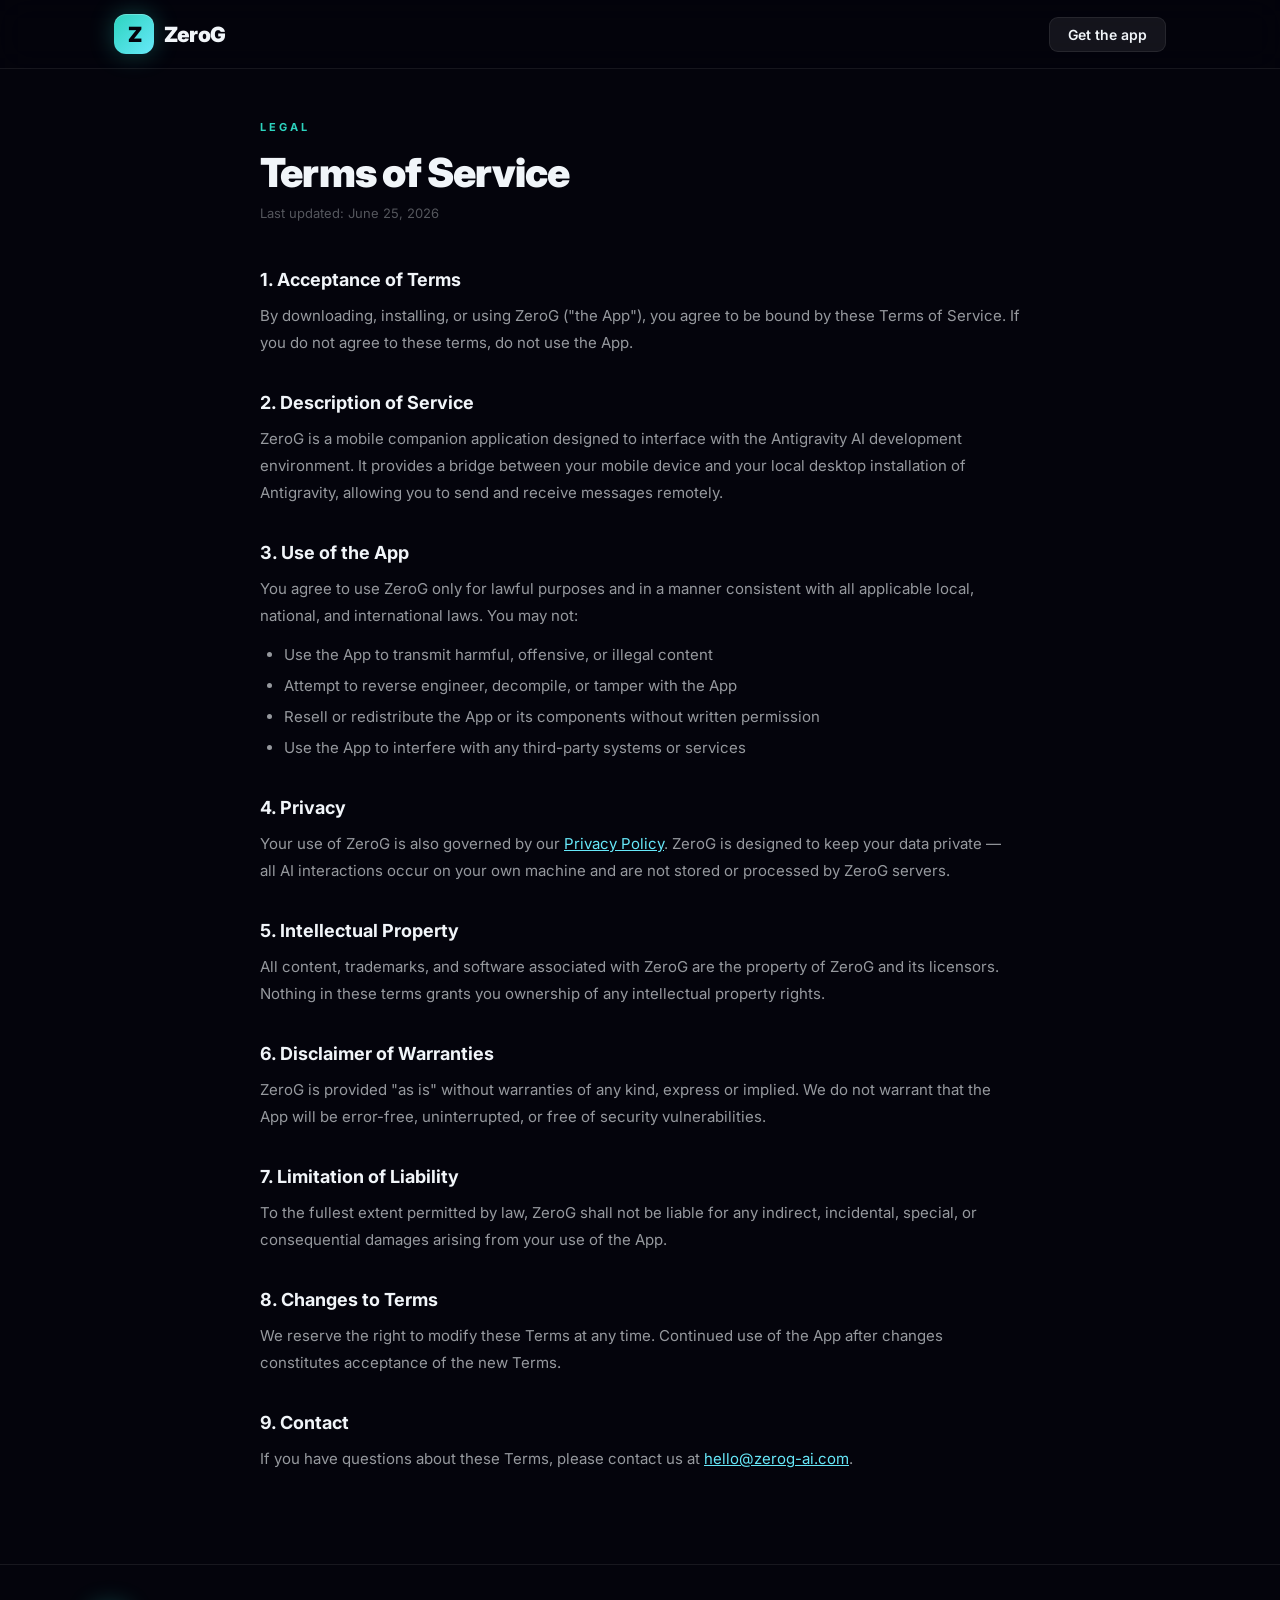
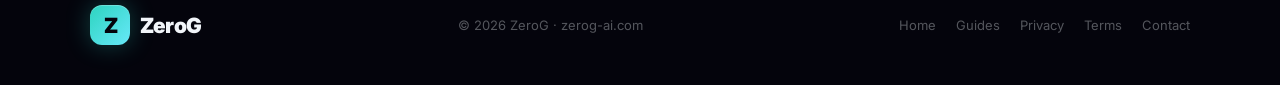
<file: terms.html>
<!DOCTYPE html>
<html lang="en">
<head>
  <meta charset="UTF-8" />
  <meta name="viewport" content="width=device-width, initial-scale=1.0" />
  <title>Terms of Service — ZeroG</title>
  <meta name="description" content="Terms of Service for ZeroG, the mobile companion for the Google Antigravity IDE." />
  <link rel="canonical" href="https://zerog-ai.com/terms" />
  <meta property="og:type" content="website" />
  <meta property="og:title" content="Terms of Service — ZeroG" />
  <meta property="og:description" content="Terms of Service for ZeroG, the mobile companion for the Google Antigravity IDE." />
  <meta property="og:image" content="https://zerog-ai.com/assets/og-image.png" />
  <meta property="og:image:width" content="1200" />
  <meta property="og:image:height" content="630" />
  <meta property="og:url" content="https://zerog-ai.com/terms" />
  <meta name="twitter:card" content="summary_large_image" />
  <meta name="twitter:site" content="@getzerog" />
  <meta name="twitter:title" content="Terms of Service — ZeroG" />
  <meta name="twitter:description" content="Terms of Service for ZeroG, the mobile companion for the Google Antigravity IDE." />
  <meta name="twitter:image" content="https://zerog-ai.com/assets/og-image.png" />
  <link rel="preconnect" href="https://fonts.googleapis.com" />
  <link href="https://fonts.googleapis.com/css2?family=Inter:wght@400;500;600;700;800;900&display=swap" rel="stylesheet" />
  <link rel="stylesheet" href="style.css" />
  <!-- Cloudflare Web Analytics --><script defer src="https://static.cloudflareinsights.com/beacon.min.js" data-cf-beacon='{"token": "cb9efad6dc3a477e81ec0faf9c66489c"}'></script><!-- End Cloudflare Web Analytics -->
  <!-- Microsoft Clarity (session replay + heatmaps; disclosed in /privacy §7) --><script type="text/javascript">(function(c,l,a,r,i,t,y){c[a]=c[a]||function(){(c[a].q=c[a].q||[]).push(arguments)};t=l.createElement(r);t.async=1;t.src="https://www.clarity.ms/tag/"+i;y=l.getElementsByTagName(r)[0];y.parentNode.insertBefore(t,y);})(window, document, "clarity", "script", "xen0wwx0p0");</script>
</head>
<body>
  <nav class="nav">
    <div class="nav-inner">
      <a href="/" class="nav-logo">
        <div class="logo-mark">Z</div>
        <span class="logo-text">ZeroG</span>
      </a>
      <div class="nav-links">
        <a href="/#download" class="nav-cta">Get the app</a>
      </div>
    </div>
  </nav>

  <section class="legal-section">
    <div class="legal-container">
      <div class="legal-header">
        <div class="section-label">LEGAL</div>
        <h1 class="legal-title">Terms of Service</h1>
        <p class="legal-date">Last updated: June 25, 2026</p>
      </div>

      <div class="legal-body">
        <h2>1. Acceptance of Terms</h2>
        <p>By downloading, installing, or using ZeroG ("the App"), you agree to be bound by these Terms of Service. If you do not agree to these terms, do not use the App.</p>

        <h2>2. Description of Service</h2>
        <p>ZeroG is a mobile companion application designed to interface with the Antigravity AI development environment. It provides a bridge between your mobile device and your local desktop installation of Antigravity, allowing you to send and receive messages remotely.</p>

        <h2>3. Use of the App</h2>
        <p>You agree to use ZeroG only for lawful purposes and in a manner consistent with all applicable local, national, and international laws. You may not:</p>
        <ul>
          <li>Use the App to transmit harmful, offensive, or illegal content</li>
          <li>Attempt to reverse engineer, decompile, or tamper with the App</li>
          <li>Resell or redistribute the App or its components without written permission</li>
          <li>Use the App to interfere with any third-party systems or services</li>
        </ul>

        <h2>4. Privacy</h2>
        <p>Your use of ZeroG is also governed by our <a href="/privacy">Privacy Policy</a>. ZeroG is designed to keep your data private — all AI interactions occur on your own machine and are not stored or processed by ZeroG servers.</p>

        <h2>5. Intellectual Property</h2>
        <p>All content, trademarks, and software associated with ZeroG are the property of ZeroG and its licensors. Nothing in these terms grants you ownership of any intellectual property rights.</p>

        <h2>6. Disclaimer of Warranties</h2>
        <p>ZeroG is provided "as is" without warranties of any kind, express or implied. We do not warrant that the App will be error-free, uninterrupted, or free of security vulnerabilities.</p>

        <h2>7. Limitation of Liability</h2>
        <p>To the fullest extent permitted by law, ZeroG shall not be liable for any indirect, incidental, special, or consequential damages arising from your use of the App.</p>

        <h2>8. Changes to Terms</h2>
        <p>We reserve the right to modify these Terms at any time. Continued use of the App after changes constitutes acceptance of the new Terms.</p>

        <h2>9. Contact</h2>
        <p>If you have questions about these Terms, please contact us at <a href="mailto:hello@zerog-ai.com">hello@zerog-ai.com</a>.</p>
      </div>
    </div>
  </section>

  <footer class="footer">
    <div class="container">
      <div class="footer-inner">
        <div class="nav-logo">
          <span class="logo-mark">Z</span>
          <span class="logo-text">ZeroG</span>
        </div>
        <p class="footer-copy">© 2026 ZeroG · zerog-ai.com</p>
        <div class="footer-links">
          <a href="/">Home</a>
          <a href="/blog/">Guides</a>
          <a href="/privacy">Privacy</a>
          <a href="/terms">Terms</a>
          <a href="/contact">Contact</a>
        </div>
      </div>
    </div>
  </footer>
<script src="/track.js" defer></script>
</body>
</html>
</file>
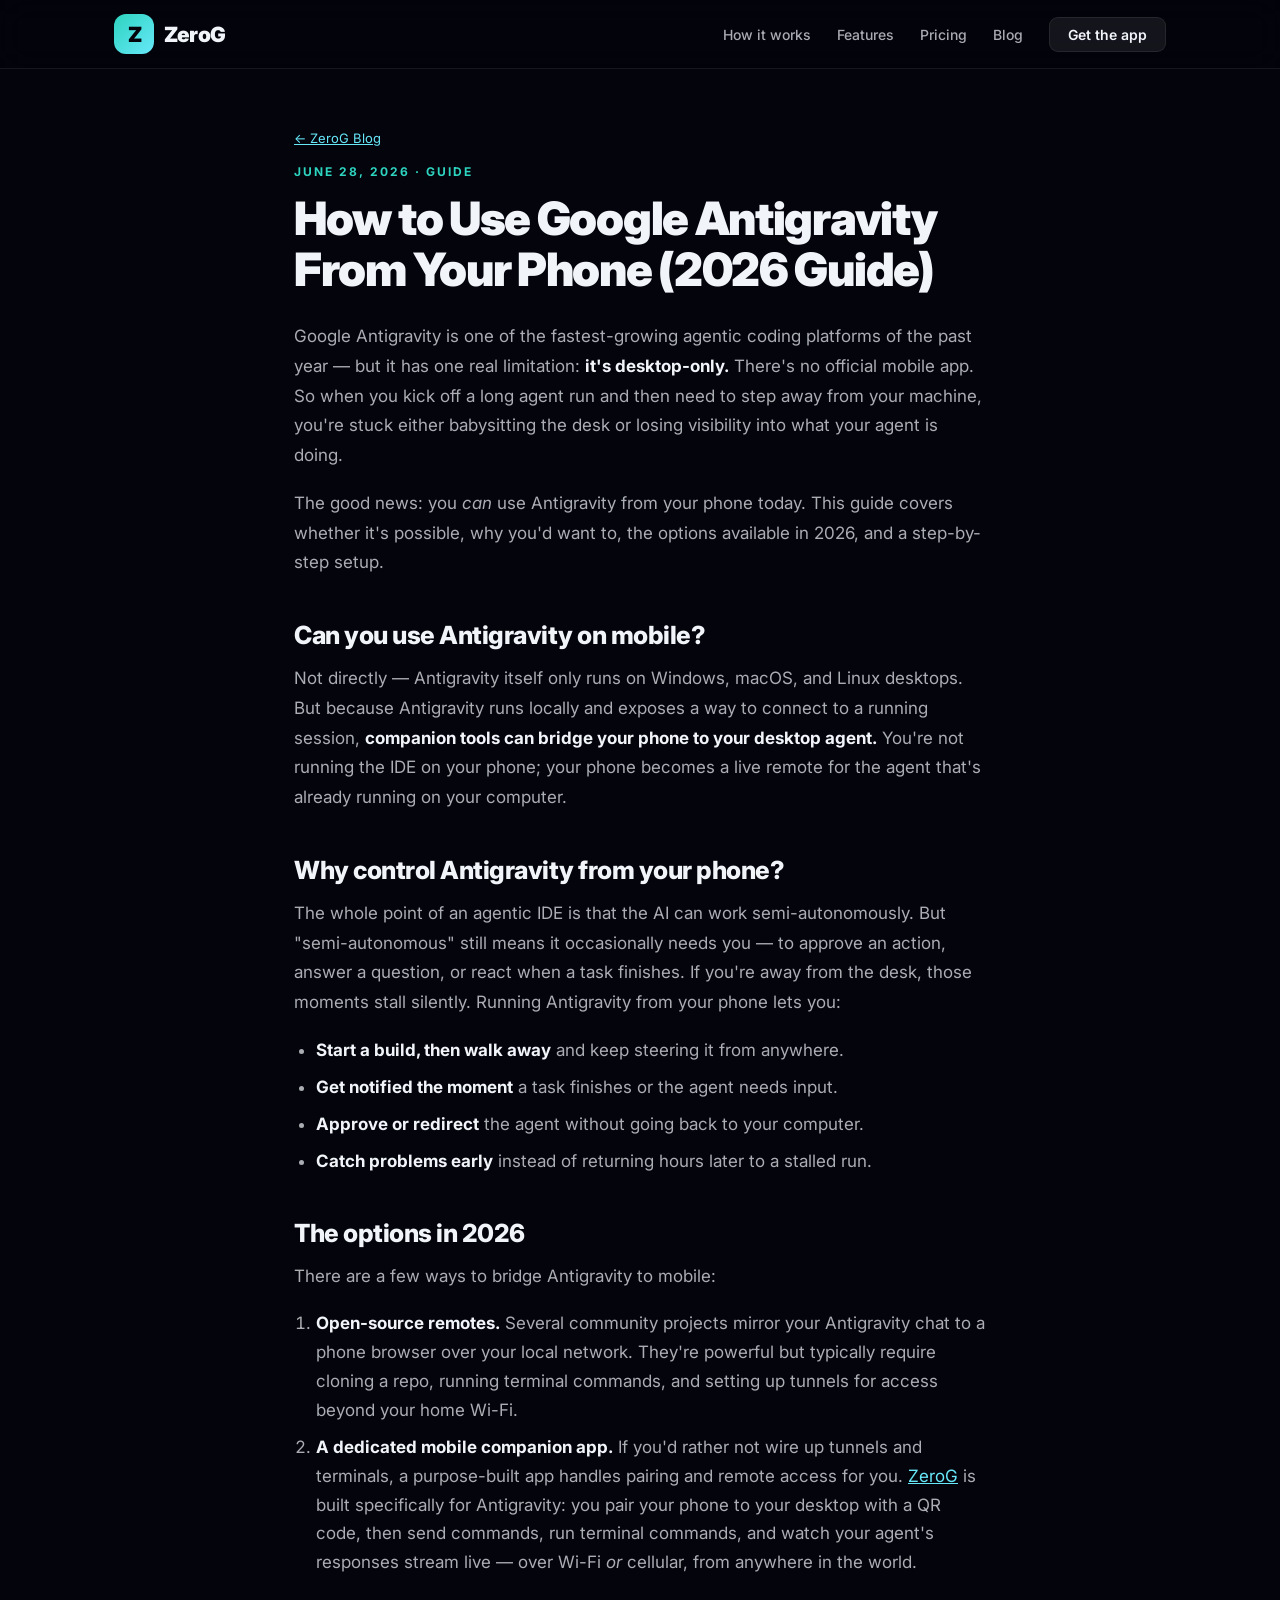
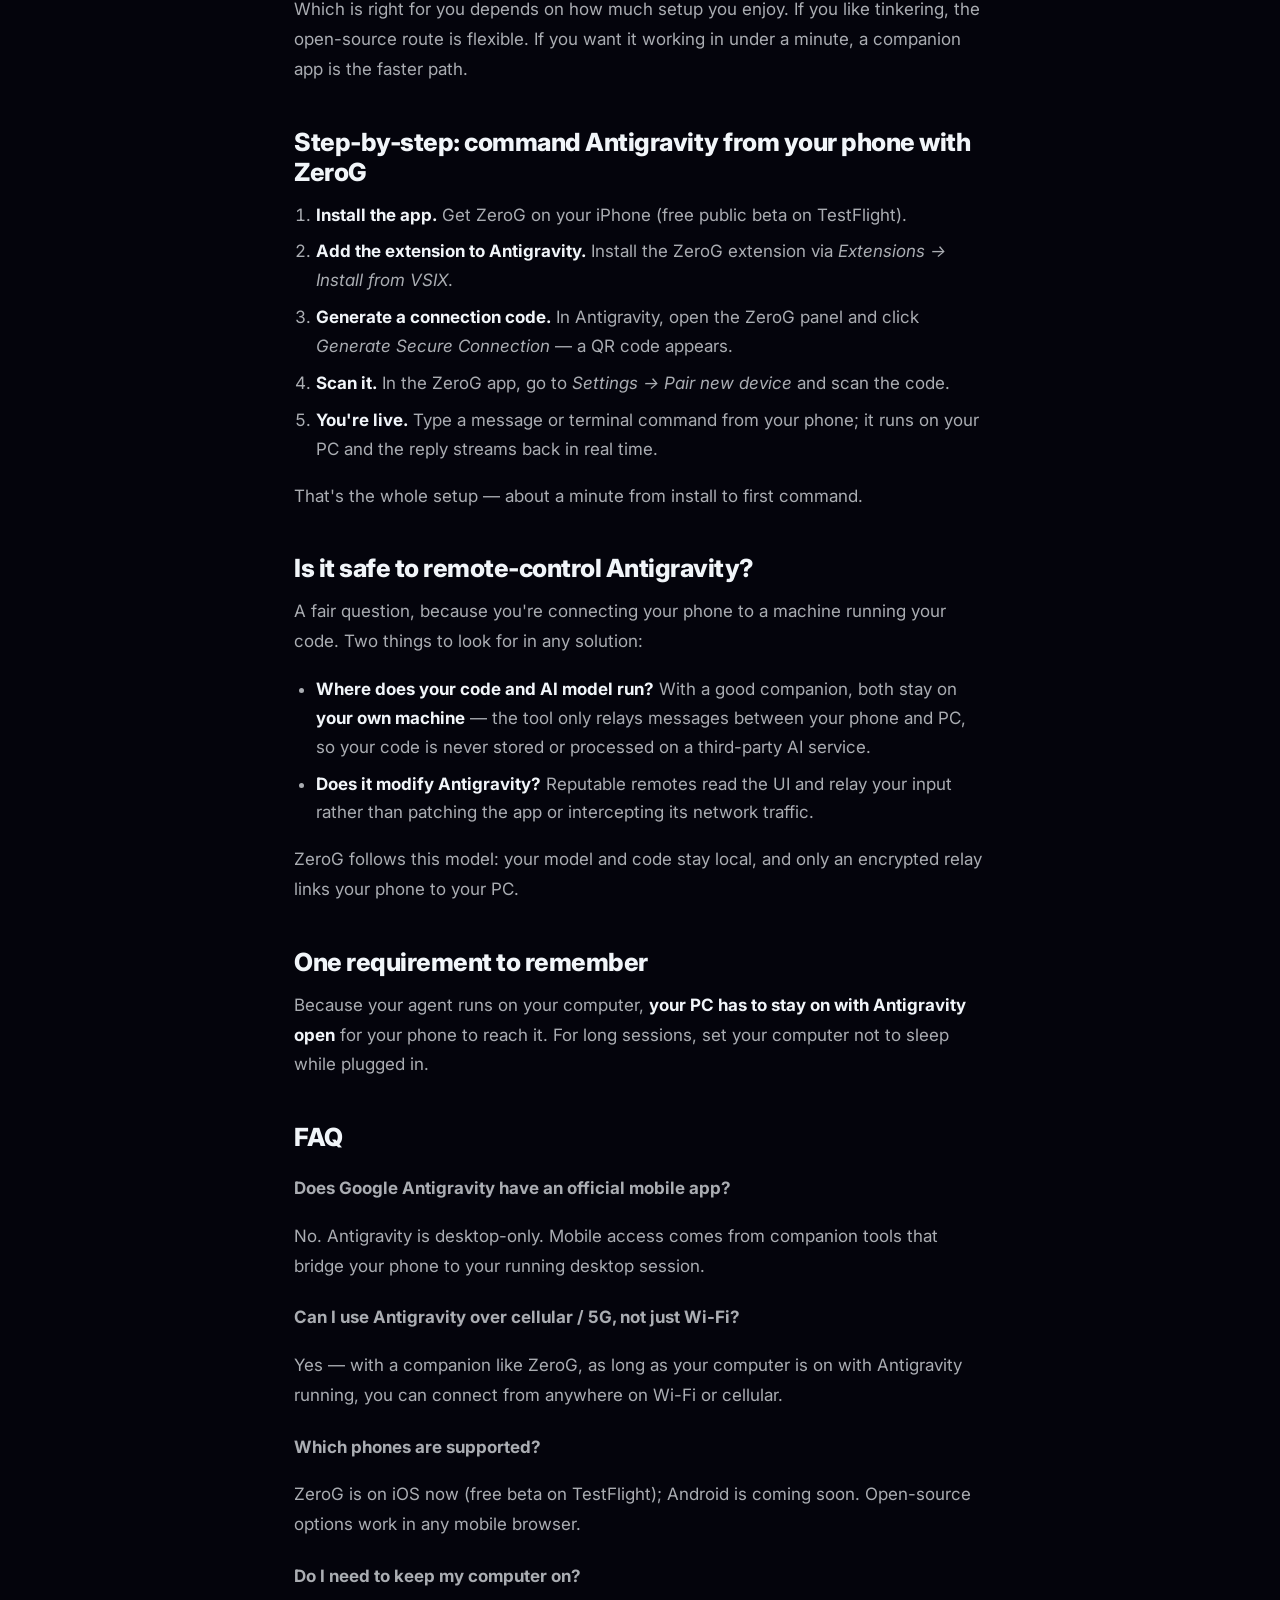
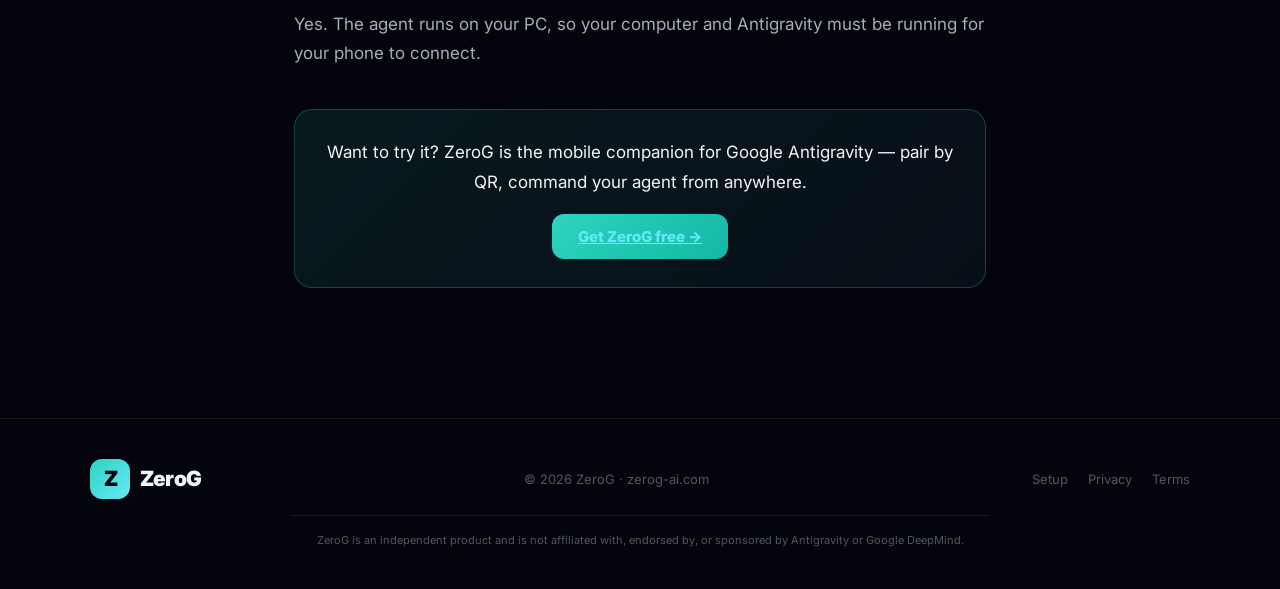
<file: blog/use-antigravity-from-your-phone.html>
<!DOCTYPE html>
<html lang="en">
<head>
  <meta charset="UTF-8" />
  <meta name="viewport" content="width=device-width, initial-scale=1.0" />
  <title>How to Use Google Antigravity From Your Phone (2026 Guide) — ZeroG</title>
  <meta name="description" content="Google Antigravity is desktop-only — but you can still command your AI agent from your phone. Here's how to run, monitor, and steer Antigravity remotely in 2026." />
  <link rel="canonical" href="https://zerog-ai.com/blog/use-antigravity-from-your-phone.html" />
  <meta property="og:type" content="article" />
  <meta property="og:title" content="How to Use Google Antigravity From Your Phone (2026 Guide)" />
  <meta property="og:description" content="Antigravity is desktop-only — but you can still command your AI agent from your phone. Here's how, in 2026." />
  <meta property="og:image" content="https://zerog-ai.com/assets/og-image.png" />
  <meta property="og:url" content="https://zerog-ai.com/blog/use-antigravity-from-your-phone.html" />
  <meta name="twitter:card" content="summary_large_image" />
  <link rel="preconnect" href="https://fonts.googleapis.com" />
  <link rel="preconnect" href="https://fonts.gstatic.com" crossorigin />
  <link href="https://fonts.googleapis.com/css2?family=Inter:wght@300;400;500;600;700;800;900&display=swap" rel="stylesheet" />
  <script type="application/ld+json">
  {"@context":"https://schema.org","@type":"Article","headline":"How to Use Google Antigravity From Your Phone (2026 Guide)","description":"Google Antigravity is desktop-only — but you can still command your AI agent from your phone. Here's how to run, monitor, and steer Antigravity remotely in 2026.","image":"https://zerog-ai.com/assets/og-image.png","datePublished":"2026-06-28","author":{"@type":"Organization","name":"ZeroG"},"publisher":{"@type":"Organization","name":"ZeroG","logo":{"@type":"ImageObject","url":"https://zerog-ai.com/assets/og-image.png"}},"mainEntityOfPage":"https://zerog-ai.com/blog/use-antigravity-from-your-phone.html"}
  </script>
  <script type="application/ld+json">
  {"@context":"https://schema.org","@type":"FAQPage","mainEntity":[
  {"@type":"Question","name":"Does Google Antigravity have an official mobile app?","acceptedAnswer":{"@type":"Answer","text":"No. Antigravity is desktop-only. Mobile access comes from companion tools that bridge your phone to your running desktop session."}},
  {"@type":"Question","name":"Can I use Antigravity over cellular / 5G, not just Wi-Fi?","acceptedAnswer":{"@type":"Answer","text":"Yes — with a companion like ZeroG, as long as your computer is on with Antigravity running, you can connect from anywhere on Wi-Fi or cellular."}},
  {"@type":"Question","name":"Which phones are supported?","acceptedAnswer":{"@type":"Answer","text":"ZeroG is on iOS now (free beta on TestFlight); Android is coming soon. Open-source options work in any mobile browser."}},
  {"@type":"Question","name":"Do I need to keep my computer on?","acceptedAnswer":{"@type":"Answer","text":"Yes. The agent runs on your PC, so your computer and Antigravity must be running for your phone to connect."}}
  ]}
  </script>
  <style>
*,*::before,*::after{box-sizing:border-box;margin:0;padding:0}
:root{--bg:#04040c;--surface:rgba(255,255,255,0.04);--surface-2:rgba(255,255,255,0.07);--border:rgba(255,255,255,0.08);--text:#f1f5f9;--text-2:rgba(241,245,249,0.7);--muted:rgba(241,245,249,0.34);--accent:#2dd4bf;--accent-2:#67e8f9}
html{scroll-behavior:smooth}
body{font-family:'Inter',sans-serif;background:var(--bg);color:var(--text);-webkit-font-smoothing:antialiased;overflow-x:hidden}
.nav{position:fixed;top:0;left:0;right:0;z-index:100;backdrop-filter:blur(16px);-webkit-backdrop-filter:blur(16px);border-bottom:1px solid var(--border);background:rgba(4,4,12,0.72)}
.nav-inner{max-width:1100px;margin:0 auto;padding:14px 24px;display:flex;align-items:center;justify-content:space-between}
.nav-logo{display:flex;align-items:center;gap:10px;text-decoration:none}
.logo-mark{width:40px;height:40px;background:linear-gradient(135deg,var(--accent),var(--accent-2));border-radius:12px;display:flex;align-items:center;justify-content:center;font-weight:900;font-size:21px;color:#04040c;letter-spacing:-1px}
.logo-text{font-size:21px;font-weight:900;letter-spacing:-0.8px;color:var(--text)}
.nav-links{display:flex;align-items:center;gap:26px}
.nav-links a{color:var(--text-2);text-decoration:none;font-size:14px;font-weight:500;transition:color .2s}
.nav-links a:hover{color:var(--text)}
.nav-cta{background:var(--surface-2);border:1px solid var(--border);color:var(--text)!important;padding:8px 18px;border-radius:9px;font-weight:600!important}
.article{max-width:740px;margin:0 auto;padding:130px 24px 70px}
.crumb{font-size:13px;color:var(--muted);margin-bottom:18px}
.crumb a{color:var(--accent);text-decoration:none}
.meta{font-size:12px;font-weight:700;letter-spacing:2px;color:var(--accent);margin-bottom:14px}
.article h1{font-size:clamp(30px,4.5vw,46px);font-weight:900;letter-spacing:-1.3px;line-height:1.1;margin-bottom:28px}
.article h2{font-size:25px;font-weight:800;letter-spacing:-.5px;margin:42px 0 14px}
.article h3{font-size:18px;font-weight:700;margin:26px 0 8px}
.article p{font-size:17px;line-height:1.75;color:var(--text-2);margin-bottom:18px}
.article ul,.article ol{margin:0 0 18px 22px}
.article li{font-size:17px;line-height:1.7;color:var(--text-2);margin-bottom:8px}
.article a{color:var(--accent-2);text-decoration:underline}
.article strong{color:var(--text)}
.cta-box{background:linear-gradient(135deg,rgba(45,212,191,0.1),rgba(103,232,249,0.05));border:1px solid rgba(45,212,191,0.25);border-radius:18px;padding:28px 30px;margin:40px 0 10px;text-align:center}
.cta-box p{font-size:17px;color:var(--text);margin-bottom:16px}
.btn{display:inline-flex;align-items:center;gap:8px;background:linear-gradient(135deg,var(--accent),#14b8a6);color:#04241f;font-weight:800;font-size:15px;padding:13px 26px;border-radius:12px;text-decoration:none}
.faq-q{font-weight:700;color:var(--text);margin:22px 0 4px;font-size:17px}
.footer{padding:40px 24px;border-top:1px solid var(--border);margin-top:50px}
.footer-inner{max-width:1100px;margin:0 auto;display:flex;align-items:center;justify-content:space-between;flex-wrap:wrap;gap:16px}
.footer-copy{font-size:13px;color:var(--muted)}
.footer-links{display:flex;gap:20px}
.footer-links a{font-size:13px;color:var(--muted);text-decoration:none}
.disc{font-size:11px;color:var(--muted);text-align:center;max-width:700px;margin:16px auto 0;padding-top:16px;border-top:1px solid var(--border);line-height:1.6}
@media(max-width:600px){.nav-links a:not(.nav-cta){display:none}}
  </style>
</head>
<body>
  <nav class="nav">
    <div class="nav-inner">
      <a href="/" class="nav-logo"><span class="logo-mark">Z</span><span class="logo-text">ZeroG</span></a>
      <div class="nav-links">
        <a href="/#how">How it works</a>
        <a href="/#features">Features</a>
        <a href="/#pricing">Pricing</a>
        <a href="/blog/">Blog</a>
        <a href="/#download" class="nav-cta">Get the app</a>
      </div>
    </div>
  </nav>

  <article class="article">
    <div class="crumb"><a href="/blog/">← ZeroG Blog</a></div>
    <div class="meta">JUNE 28, 2026 · GUIDE</div>
    <h1>How to Use Google Antigravity From Your Phone (2026 Guide)</h1>

    <p>Google Antigravity is one of the fastest-growing agentic coding platforms of the past year — but it has one real limitation: <strong>it's desktop-only.</strong> There's no official mobile app. So when you kick off a long agent run and then need to step away from your machine, you're stuck either babysitting the desk or losing visibility into what your agent is doing.</p>
    <p>The good news: you <em>can</em> use Antigravity from your phone today. This guide covers whether it's possible, why you'd want to, the options available in 2026, and a step-by-step setup.</p>

    <h2>Can you use Antigravity on mobile?</h2>
    <p>Not directly — Antigravity itself only runs on Windows, macOS, and Linux desktops. But because Antigravity runs locally and exposes a way to connect to a running session, <strong>companion tools can bridge your phone to your desktop agent.</strong> You're not running the IDE on your phone; your phone becomes a live remote for the agent that's already running on your computer.</p>

    <h2>Why control Antigravity from your phone?</h2>
    <p>The whole point of an agentic IDE is that the AI can work semi-autonomously. But "semi-autonomous" still means it occasionally needs you — to approve an action, answer a question, or react when a task finishes. If you're away from the desk, those moments stall silently. Running Antigravity from your phone lets you:</p>
    <ul>
      <li><strong>Start a build, then walk away</strong> and keep steering it from anywhere.</li>
      <li><strong>Get notified the moment</strong> a task finishes or the agent needs input.</li>
      <li><strong>Approve or redirect</strong> the agent without going back to your computer.</li>
      <li><strong>Catch problems early</strong> instead of returning hours later to a stalled run.</li>
    </ul>

    <h2>The options in 2026</h2>
    <p>There are a few ways to bridge Antigravity to mobile:</p>
    <ol>
      <li><strong>Open-source remotes.</strong> Several community projects mirror your Antigravity chat to a phone browser over your local network. They're powerful but typically require cloning a repo, running terminal commands, and setting up tunnels for access beyond your home Wi-Fi.</li>
      <li><strong>A dedicated mobile companion app.</strong> If you'd rather not wire up tunnels and terminals, a purpose-built app handles pairing and remote access for you. <a href="/">ZeroG</a> is built specifically for Antigravity: you pair your phone to your desktop with a QR code, then send commands, run terminal commands, and watch your agent's responses stream live — over Wi-Fi <em>or</em> cellular, from anywhere in the world.</li>
    </ol>
    <p>Which is right for you depends on how much setup you enjoy. If you like tinkering, the open-source route is flexible. If you want it working in under a minute, a companion app is the faster path.</p>

    <h2>Step-by-step: command Antigravity from your phone with ZeroG</h2>
    <ol>
      <li><strong>Install the app.</strong> Get ZeroG on your iPhone (free public beta on TestFlight).</li>
      <li><strong>Add the extension to Antigravity.</strong> Install the ZeroG extension via <em>Extensions → Install from VSIX</em>.</li>
      <li><strong>Generate a connection code.</strong> In Antigravity, open the ZeroG panel and click <em>Generate Secure Connection</em> — a QR code appears.</li>
      <li><strong>Scan it.</strong> In the ZeroG app, go to <em>Settings → Pair new device</em> and scan the code.</li>
      <li><strong>You're live.</strong> Type a message or terminal command from your phone; it runs on your PC and the reply streams back in real time.</li>
    </ol>
    <p>That's the whole setup — about a minute from install to first command.</p>

    <h2>Is it safe to remote-control Antigravity?</h2>
    <p>A fair question, because you're connecting your phone to a machine running your code. Two things to look for in any solution:</p>
    <ul>
      <li><strong>Where does your code and AI model run?</strong> With a good companion, both stay on <strong>your own machine</strong> — the tool only relays messages between your phone and PC, so your code is never stored or processed on a third-party AI service.</li>
      <li><strong>Does it modify Antigravity?</strong> Reputable remotes read the UI and relay your input rather than patching the app or intercepting its network traffic.</li>
    </ul>
    <p>ZeroG follows this model: your model and code stay local, and only an encrypted relay links your phone to your PC.</p>

    <h2>One requirement to remember</h2>
    <p>Because your agent runs on your computer, <strong>your PC has to stay on with Antigravity open</strong> for your phone to reach it. For long sessions, set your computer not to sleep while plugged in.</p>

    <h2>FAQ</h2>
    <p class="faq-q">Does Google Antigravity have an official mobile app?</p>
    <p>No. Antigravity is desktop-only. Mobile access comes from companion tools that bridge your phone to your running desktop session.</p>
    <p class="faq-q">Can I use Antigravity over cellular / 5G, not just Wi-Fi?</p>
    <p>Yes — with a companion like ZeroG, as long as your computer is on with Antigravity running, you can connect from anywhere on Wi-Fi or cellular.</p>
    <p class="faq-q">Which phones are supported?</p>
    <p>ZeroG is on iOS now (free beta on TestFlight); Android is coming soon. Open-source options work in any mobile browser.</p>
    <p class="faq-q">Do I need to keep my computer on?</p>
    <p>Yes. The agent runs on your PC, so your computer and Antigravity must be running for your phone to connect.</p>

    <div class="cta-box">
      <p>Want to try it? ZeroG is the mobile companion for Google Antigravity — pair by QR, command your agent from anywhere.</p>
      <a href="/#download" class="btn">Get ZeroG free →</a>
    </div>
  </article>

  <footer class="footer">
    <div class="footer-inner">
      <a href="/" class="nav-logo"><span class="logo-mark">Z</span><span class="logo-text">ZeroG</span></a>
      <p class="footer-copy">© 2026 ZeroG · zerog-ai.com</p>
      <div class="footer-links">
        <a href="/connect.html">Setup</a>
        <a href="/privacy.html">Privacy</a>
        <a href="/terms.html">Terms</a>
      </div>
    </div>
    <p class="disc">ZeroG is an independent product and is not affiliated with, endorsed by, or sponsored by Antigravity or Google DeepMind.</p>
  </footer>
<script src="/track.js" defer></script>
</body>
</html>
</file>
<file: style.css>
*, *::before, *::after { box-sizing: border-box; margin: 0; padding: 0; }

:root {
  --bg: #04040c;
  --surface: rgba(255,255,255,0.04);
  --surface-2: rgba(255,255,255,0.07);
  --border: rgba(255,255,255,0.08);
  --text: #f1f5f9;
  --text-2: rgba(241,245,249,0.62);
  --muted: rgba(241,245,249,0.34);
  --accent: #2dd4bf;
  --accent-2: #67e8f9;
  --violet: #8b5cf6;
  --accent-glow: rgba(45,212,191,0.30);
  --green: #22c55e;
}

html { scroll-behavior: smooth; }

body {
  font-family: 'Inter', sans-serif;
  background: var(--bg);
  color: var(--text);
  overflow-x: hidden;
  -webkit-font-smoothing: antialiased;
}

/* ── NAV ─────────────────────────────────────── */
.nav {
  position: fixed;
  top: 0; left: 0; right: 0;
  z-index: 100;
  backdrop-filter: blur(16px);
  -webkit-backdrop-filter: blur(16px);
  border-bottom: 1px solid var(--border);
  background: rgba(4,4,12,0.72);
}
.nav-inner {
  max-width: 1100px;
  margin: 0 auto;
  padding: 14px 24px;
  display: flex;
  align-items: center;
  justify-content: space-between;
}
.nav-logo { display: flex; align-items: center; gap: 10px; text-decoration: none; }
.logo-mark {
  width: 40px; height: 40px;
  background: linear-gradient(135deg, var(--accent), var(--accent-2));
  border-radius: 12px;
  display: flex; align-items: center; justify-content: center;
  font-weight: 900; font-size: 21px; color: #04040c;
  box-shadow: 0 0 24px var(--accent-glow), 0 1px 0 rgba(255,255,255,0.25) inset;
  letter-spacing: -1px;
}
.logo-text { font-size: 21px; font-weight: 900; color: var(--text); letter-spacing: -0.8px; }
.nav-links { display: flex; align-items: center; gap: 26px; }
.nav-links a {
  color: var(--text-2); text-decoration: none;
  font-size: 14px; font-weight: 500; transition: color 0.2s;
}
.nav-links a:hover { color: var(--text); }
.nav-cta {
  background: var(--surface-2);
  border: 1px solid var(--border);
  color: var(--text) !important;
  padding: 8px 18px; border-radius: 9px;
  font-weight: 600 !important;
  transition: border-color 0.2s, background 0.2s !important;
}
.nav-cta:hover { border-color: var(--accent) !important; background: rgba(45,212,191,0.1) !important; }

/* ── HERO ─────────────────────────────────────── */
.hero {
  min-height: 100vh;
  display: flex; align-items: center; justify-content: space-between;
  gap: 56px;
  max-width: 1100px; margin: 0 auto;
  padding: 130px 24px 80px;
  position: relative;
}
.hero-bg { position: fixed; inset: 0; z-index: -1; pointer-events: none; }
.grid-overlay {
  position: absolute; inset: 0;
  background-image:
    linear-gradient(rgba(45,212,191,0.045) 1px, transparent 1px),
    linear-gradient(90deg, rgba(45,212,191,0.045) 1px, transparent 1px);
  background-size: 60px 60px;
  mask-image: radial-gradient(ellipse 80% 60% at 50% 0%, black, transparent);
  -webkit-mask-image: radial-gradient(ellipse 80% 60% at 50% 0%, black, transparent);
}
.glow { position: absolute; border-radius: 50%; filter: blur(110px); pointer-events: none; }
.glow-1 { width: 600px; height: 420px; top: -120px; left: -120px; background: radial-gradient(circle, rgba(45,212,191,0.16) 0%, transparent 70%); }
.glow-2 { width: 520px; height: 420px; top: 120px; right: -80px; background: radial-gradient(circle, rgba(103,232,249,0.12) 0%, transparent 70%); }
.glow-3 { width: 800px; height: 400px; top: 50%; left: 50%; transform: translate(-50%, -50%); background: radial-gradient(circle, rgba(45,212,191,0.14) 0%, transparent 70%); }

.hero-content { flex: 1; max-width: 560px; }
.hero-badge {
  display: inline-flex; align-items: center; gap: 8px;
  background: rgba(45,212,191,0.1);
  border: 1px solid rgba(45,212,191,0.25);
  border-radius: 999px; padding: 6px 14px;
  font-size: 12px; font-weight: 600; color: var(--accent);
  letter-spacing: 0.3px; margin-bottom: 26px;
}
.badge-dot {
  width: 7px; height: 7px; border-radius: 50%;
  background: var(--green); box-shadow: 0 0 6px var(--green);
  animation: pulse 2s infinite;
}
@keyframes pulse { 0%, 100% { opacity: 1; } 50% { opacity: 0.45; } }

.hero-title {
  font-size: clamp(44px, 6vw, 74px);
  font-weight: 900; line-height: 1.04;
  letter-spacing: -2.5px; margin-bottom: 22px; color: var(--text);
}
.gradient-text {
  background: linear-gradient(120deg, var(--accent) 0%, var(--accent-2) 100%);
  -webkit-background-clip: text; -webkit-text-fill-color: transparent; background-clip: text;
}
.hero-sub {
  font-size: 18px; line-height: 1.65; color: var(--text-2);
  margin-bottom: 36px; font-weight: 400; max-width: 500px;
}
.hero-actions { display: flex; gap: 16px; align-items: center; flex-wrap: wrap; margin-bottom: 26px; }
.hero-stores { display: flex; gap: 12px; flex-wrap: wrap; }
.store-badge {
  display: inline-flex; align-items: center; gap: 8px;
  background: var(--surface); border: 1px solid var(--border);
  border-radius: 9px; padding: 8px 14px;
  font-size: 13px; font-weight: 600; color: var(--text-2); cursor: default;
}
.store-badge.muted { color: var(--muted); }

/* ── BUTTONS ──────────────────────────────────── */
.btn-primary {
  display: inline-flex; align-items: center; gap: 10px;
  background: linear-gradient(135deg, var(--accent), #14b8a6);
  color: #04241f; font-size: 15px; font-weight: 800;
  padding: 14px 26px; border-radius: 12px; text-decoration: none;
  box-shadow: 0 4px 28px var(--accent-glow), 0 1px 0 rgba(255,255,255,0.25) inset;
  transition: transform 0.2s, box-shadow 0.2s; position: relative; overflow: hidden;
}
.btn-primary:hover { transform: translateY(-2px); box-shadow: 0 10px 36px var(--accent-glow); }
.btn-secondary {
  display: inline-flex; align-items: center; gap: 8px;
  color: var(--text-2); font-size: 15px; font-weight: 600;
  text-decoration: none; padding: 14px 4px; transition: color 0.2s;
}
.btn-secondary:hover { color: var(--text); }
.btn-outline {
  display: inline-flex; align-items: center; justify-content: center; gap: 8px;
  background: var(--surface-2); border: 1px solid var(--border);
  color: var(--text); font-size: 15px; font-weight: 700;
  padding: 13px 26px; border-radius: 12px; text-decoration: none;
  transition: border-color 0.2s, background 0.2s;
}
.btn-outline:hover { border-color: var(--accent); background: rgba(45,212,191,0.08); }
.btn-block { width: 100%; }
.btn-lg { font-size: 17px; padding: 18px 32px; border-radius: 14px; }
.btn-sub { font-size: 11px; font-weight: 600; opacity: 0.75; margin-left: 4px; }

/* ── REAL APP MOCKUP ──────────────────────────── */
.hero-phone { flex-shrink: 0; width: 300px; }
.phone-frame {
  background: linear-gradient(145deg, #1c1c2e, #131322);
  border-radius: 46px; padding: 11px;
  border: 1px solid rgba(255,255,255,0.12);
  box-shadow: 0 40px 90px rgba(0,0,0,0.65), 0 0 0 1px rgba(255,255,255,0.05) inset, 0 60px 120px rgba(45,212,191,0.12);
}
.phone-app {
  background: #03030d; border-radius: 36px;
  padding: 14px 13px 10px; overflow: hidden;
  display: flex; flex-direction: column; gap: 11px;
}
.app-statusbar {
  display: flex; justify-content: space-between; align-items: center;
  font-size: 11px; font-weight: 700; color: var(--text);
  padding: 4px 6px 0;
}
.sb-icons { font-size: 9px; color: var(--text-2); letter-spacing: 1px; }
.app-header { display: flex; align-items: center; gap: 10px; padding: 2px 4px; }
.app-logo {
  width: 34px; height: 34px; border-radius: 10px;
  background: var(--accent); color: #000;
  display: flex; align-items: center; justify-content: center;
  font-weight: 900; font-size: 18px;
}
.app-title { font-size: 15px; font-weight: 800; color: var(--text); }
.app-subtitle { font-size: 10px; color: var(--muted); letter-spacing: 0.5px; }
.app-hero-card {
  background: #0f0f1e; border: 1px solid var(--border);
  border-radius: 16px; padding: 15px;
}
.ahc-title { font-size: 19px; font-weight: 900; color: var(--text); }
.ahc-sub { font-size: 11px; color: var(--text-2); margin-bottom: 12px; }
.ahc-stats { display: flex; gap: 8px; }
.stat {
  flex: 1; border-radius: 9px; padding: 9px 8px;
}
.stat b { display: block; font-size: 16px; font-weight: 900; }
.stat span { font-size: 9px; color: var(--muted); }
.stat-teal { background: rgba(45,212,191,0.12); }
.stat-teal b { color: var(--accent); }
.stat-violet { background: rgba(139,92,246,0.12); }
.stat-violet b { color: var(--violet); }
.stat-green { background: rgba(34,197,94,0.12); }
.stat-green b { color: var(--green); }
.app-card {
  background: #0f0f1e; border: 1px solid var(--border);
  border-radius: 16px; padding: 13px 15px;
}
.app-card-label {
  font-size: 9px; font-weight: 800; letter-spacing: 1.5px;
  color: var(--muted); margin-bottom: 9px;
}
.status-row {
  display: flex; justify-content: space-between; align-items: center;
  font-size: 12px; color: var(--text-2);
  padding: 7px 0; border-bottom: 1px solid var(--border);
}
.status-row.no-border { border-bottom: none; }
.status-row b { font-size: 11px; font-weight: 800; }
.t-teal { color: var(--accent); }
.t-violet { color: var(--violet); }
.t-green { color: var(--green); }
.app-tabs {
  display: flex; margin-top: auto; padding-top: 8px;
  border-top: 1px solid var(--border);
}
.tab {
  flex: 1; display: flex; flex-direction: column; align-items: center; gap: 3px;
  font-size: 9px; font-weight: 800; letter-spacing: 0.6px; color: var(--muted);
}
.tab span { font-size: 16px; }
.tab.active { color: var(--accent); }
.tab-z {
  width: 22px; height: 22px; border-radius: 7px; background: var(--accent);
  color: #000; font-size: 12px !important; font-weight: 900;
  display: flex; align-items: center; justify-content: center;
}

/* ── SECTIONS ─────────────────────────────────── */
.section { padding: 100px 24px; }
.section-dark {
  background: rgba(255,255,255,0.018);
  border-top: 1px solid var(--border); border-bottom: 1px solid var(--border);
}
.container { max-width: 1100px; margin: 0 auto; }
.section-label { font-size: 11px; font-weight: 700; letter-spacing: 3px; color: var(--accent); margin-bottom: 14px; }
.section-title { font-size: clamp(28px, 4vw, 44px); font-weight: 800; letter-spacing: -1px; color: var(--text); margin-bottom: 54px; }

/* STEPS */
.steps { display: flex; align-items: stretch; gap: 0; }
.step {
  flex: 1; padding: 34px 30px;
  background: var(--surface); border: 1px solid var(--border);
  border-radius: 20px; transition: border-color 0.2s, background 0.2s, transform 0.2s;
}
.step:hover { background: var(--surface-2); border-color: rgba(45,212,191,0.3); transform: translateY(-3px); }
.step-num { font-size: 11px; font-weight: 700; letter-spacing: 2px; color: var(--accent); margin-bottom: 14px; }
.step-icon { font-size: 30px; margin-bottom: 14px; }
.step h3 { font-size: 18px; font-weight: 700; margin-bottom: 10px; color: var(--text); }
.step p { font-size: 14px; line-height: 1.7; color: var(--text-2); }
.step-arrow { font-size: 24px; color: var(--muted); padding: 80px 16px 0; flex-shrink: 0; }

/* SHOWCASE */
.showcase { display: grid; grid-template-columns: repeat(3, 1fr); gap: 28px; }
.showcase-item { text-align: center; }
.mini-phone {
  background: linear-gradient(145deg, #1c1c2e, #131322);
  border-radius: 28px; padding: 7px; margin: 0 auto 22px;
  max-width: 220px; border: 1px solid rgba(255,255,255,0.1);
  box-shadow: 0 24px 50px rgba(0,0,0,0.5), 0 30px 70px rgba(45,212,191,0.08);
}
.mp-screen {
  background: #03030d; border-radius: 22px; padding: 14px 12px;
  min-height: 260px; display: flex; flex-direction: column; gap: 8px; text-align: left;
}
.mp-header {
  display: flex; align-items: center; gap: 7px;
  font-size: 13px; font-weight: 800; color: var(--text);
  padding-bottom: 9px; border-bottom: 1px solid var(--border);
}
.mp-dot { width: 7px; height: 7px; border-radius: 50%; background: var(--green); box-shadow: 0 0 6px var(--green); }
.mp-bubble { font-size: 11px; line-height: 1.45; padding: 8px 11px; border-radius: 13px; max-width: 85%; }
.mp-bubble.agent { background: var(--surface-2); border: 1px solid var(--border); color: var(--text-2); align-self: flex-start; border-bottom-left-radius: 3px; }
.mp-bubble.user { background: linear-gradient(135deg, var(--accent), #14b8a6); color: #04241f; font-weight: 600; align-self: flex-end; border-bottom-right-radius: 3px; }
.mp-term { display: flex; flex-direction: column; gap: 5px; font-family: 'SF Mono', ui-monospace, monospace; }
.tl { font-size: 11px; }
.tl.cmd { color: #a5b4fc; }
.tl.out { color: var(--text-2); }
.tl.ok { color: var(--green); }
.mp-hero { background: #0f0f1e; border: 1px solid var(--border); border-radius: 12px; padding: 11px; }
.mp-hero b { display: block; font-size: 15px; font-weight: 900; color: var(--text); }
.mp-hero span { font-size: 10px; color: var(--text-2); }
.mp-row { display: flex; justify-content: space-between; font-size: 12px; color: var(--text-2); padding: 6px 2px; border-bottom: 1px solid var(--border); }
.mp-row b { font-size: 11px; font-weight: 800; }
.showcase-item h3 { font-size: 18px; font-weight: 700; color: var(--text); margin-bottom: 8px; }
.showcase-item p { font-size: 14px; line-height: 1.6; color: var(--text-2); max-width: 280px; margin: 0 auto; }

/* FEATURES */
.features { display: grid; grid-template-columns: repeat(3, 1fr); gap: 16px; }
.feature-card {
  background: var(--surface); border: 1px solid var(--border);
  border-radius: 20px; padding: 30px; transition: border-color 0.2s, transform 0.2s;
}
.feature-card:hover { border-color: rgba(45,212,191,0.3); transform: translateY(-4px); }
.feature-icon { font-size: 28px; margin-bottom: 14px; }
.feature-card h3 { font-size: 16px; font-weight: 700; color: var(--text); margin-bottom: 10px; }
.feature-card p { font-size: 14px; line-height: 1.7; color: var(--text-2); }

/* PRICING */
.pricing-intro { font-size: 17px; color: var(--text-2); margin: -38px 0 48px; }
.pricing { display: grid; grid-template-columns: repeat(3, 1fr); gap: 18px; align-items: stretch; }
.price-card {
  background: var(--surface); border: 1px solid var(--border);
  border-radius: 22px; padding: 32px 28px;
  display: flex; flex-direction: column; position: relative;
  transition: border-color 0.2s, transform 0.2s;
}
.price-card:hover { transform: translateY(-4px); border-color: rgba(45,212,191,0.25); }
.price-card.featured { border-color: rgba(45,212,191,0.5); background: linear-gradient(180deg, rgba(45,212,191,0.07), var(--surface)); }
.price-badge {
  position: absolute; top: -12px; left: 50%; transform: translateX(-50%);
  background: linear-gradient(135deg, var(--accent), var(--accent-2));
  color: #04241f; font-size: 11px; font-weight: 800; letter-spacing: 0.5px;
  padding: 5px 14px; border-radius: 999px;
}
.price-name { font-size: 15px; font-weight: 700; color: var(--accent); letter-spacing: 0.5px; margin-bottom: 10px; }
.price-amount { font-size: 44px; font-weight: 900; color: var(--text); letter-spacing: -1.5px; margin-bottom: 8px; }
.price-amount span { font-size: 15px; font-weight: 500; color: var(--muted); letter-spacing: 0; }
.price-desc { font-size: 14px; color: var(--text-2); line-height: 1.5; margin-bottom: 22px; }
.price-feats { list-style: none; margin-bottom: 26px; flex: 1; }
.price-feats li { font-size: 14px; color: var(--text-2); padding: 7px 0 7px 26px; position: relative; }
.price-feats li::before {
  content: '✓'; position: absolute; left: 0; color: var(--accent); font-weight: 900;
}
.pricing-note { font-size: 12px; color: var(--muted); text-align: center; margin-top: 28px; }

/* DOWNLOAD */
.download-card {
  background: var(--surface); border: 1px solid var(--border);
  border-radius: 28px; padding: 72px 60px; text-align: center;
  position: relative; overflow: hidden;
}
.download-sub { font-size: 18px; color: var(--text-2); margin: -38px 0 38px; line-height: 1.6; }
.download-actions { display: flex; gap: 16px; align-items: center; justify-content: center; flex-wrap: wrap; margin-bottom: 20px; }
.download-note { font-size: 13px; color: var(--muted); }

/* Built-for banner */
.built-for-section { padding: 24px; border-bottom: 1px solid var(--border); }
.built-for-card {
  max-width: 1100px; margin: 0 auto;
  display: flex; align-items: center; gap: 24px;
  background: linear-gradient(135deg, rgba(45,212,191,0.08), rgba(103,232,249,0.05));
  border: 1px solid rgba(45,212,191,0.2);
  border-radius: 20px; padding: 26px 36px; flex-wrap: wrap;
}
.built-for-logo { font-size: 34px; flex-shrink: 0; }
.built-for-text { flex-shrink: 0; }
.built-for-label { font-size: 10px; font-weight: 700; letter-spacing: 2.5px; color: var(--accent); margin-bottom: 4px; }
.built-for-name {
  font-size: 24px; font-weight: 900;
  background: linear-gradient(135deg, var(--accent), var(--accent-2));
  -webkit-background-clip: text; -webkit-text-fill-color: transparent; background-clip: text;
  letter-spacing: -0.5px;
}
.built-for-desc { flex: 1; font-size: 15px; line-height: 1.6; color: var(--text-2); border-left: 1px solid var(--border); padding-left: 28px; min-width: 260px; }

/* FOOTER */
.footer { padding: 40px 24px; border-top: 1px solid var(--border); }
.footer-inner { max-width: 1100px; margin: 0 auto; display: flex; align-items: center; justify-content: space-between; flex-wrap: wrap; gap: 16px; }
.footer-copy { font-size: 13px; color: var(--muted); }
.footer-links { display: flex; gap: 20px; }
.footer-links a { font-size: 13px; color: var(--muted); text-decoration: none; transition: color 0.2s; }
.footer-links a:hover { color: var(--text-2); }
.footer-disclaimer { font-size: 11px; color: var(--muted); text-align: center; margin-top: 16px; padding-top: 16px; border-top: 1px solid var(--border); line-height: 1.6; max-width: 700px; margin-left: auto; margin-right: auto; }

/* ── LEGAL PAGES ──────────────────────────────── */
.legal-section { min-height: 100vh; padding: 120px 24px 80px; }
.legal-container { max-width: 760px; margin: 0 auto; }
.legal-header { margin-bottom: 48px; }
.legal-title { font-size: 40px; font-weight: 900; letter-spacing: -1px; color: var(--text); margin-bottom: 8px; }
.legal-date { font-size: 13px; color: var(--muted); }
.legal-body h2 { font-size: 18px; font-weight: 700; color: var(--text); margin: 36px 0 12px; }
.legal-body p { font-size: 15px; line-height: 1.8; color: var(--text-2); margin-bottom: 12px; }
.legal-body ul { padding-left: 24px; margin-bottom: 12px; }
.legal-body li { font-size: 15px; line-height: 1.8; color: var(--text-2); margin-bottom: 4px; }
.legal-body a { color: var(--accent-2); text-decoration: underline; }

/* ── RESPONSIVE ───────────────────────────────── */
@media (max-width: 900px) {
  .hero { flex-direction: column; align-items: flex-start; padding-top: 110px; gap: 48px; }
  .hero-phone { width: 280px; align-self: center; }
  .steps { flex-direction: column; gap: 12px; }
  .step-arrow { display: none; }
  .showcase { grid-template-columns: 1fr; gap: 40px; }
  .features { grid-template-columns: 1fr 1fr; }
  .pricing { grid-template-columns: 1fr; max-width: 420px; margin: 0 auto; gap: 24px; }
  .price-card.featured { order: -1; }
  .download-card { padding: 48px 28px; }
}
@media (max-width: 600px) {
  .features { grid-template-columns: 1fr; }
  .nav-links a:not(.nav-cta) { display: none; }
  .hero-title { letter-spacing: -1.5px; }
  .built-for-desc { border-left: none; padding-left: 0; }
}
</file>
